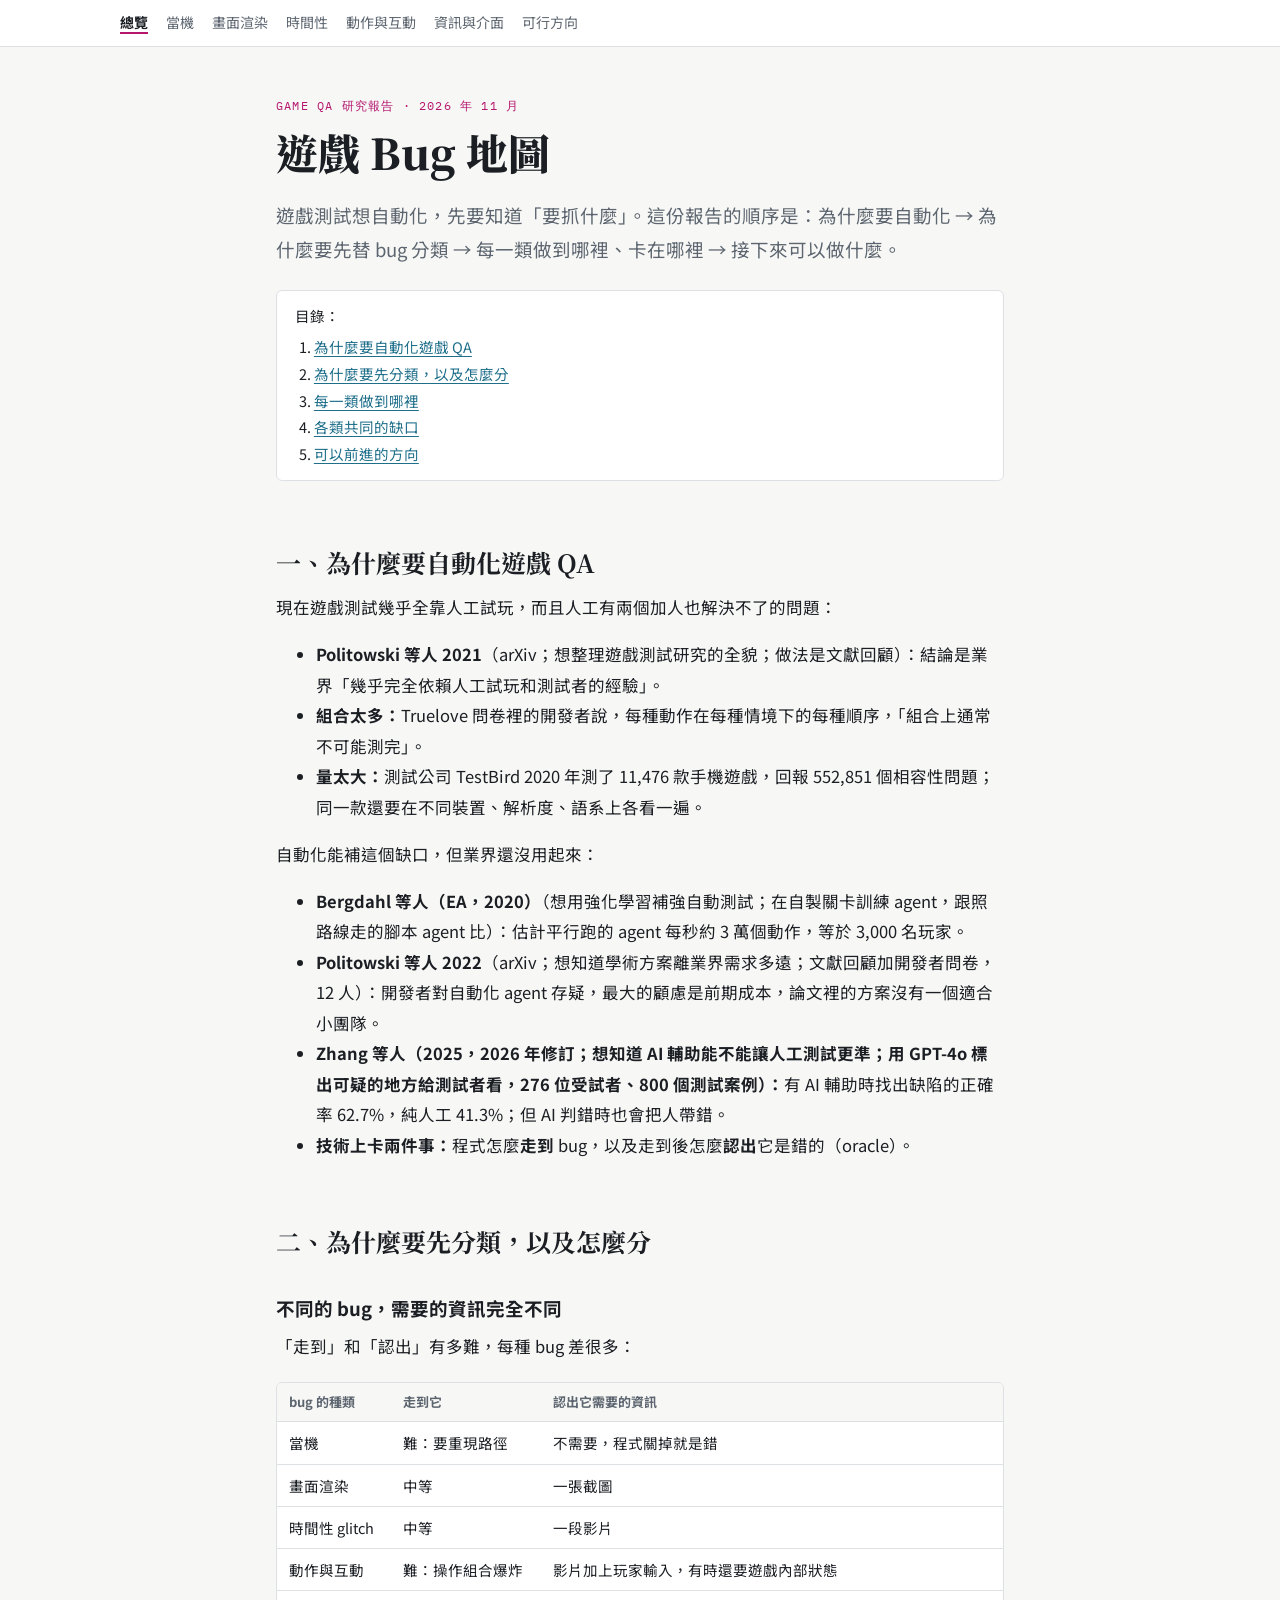
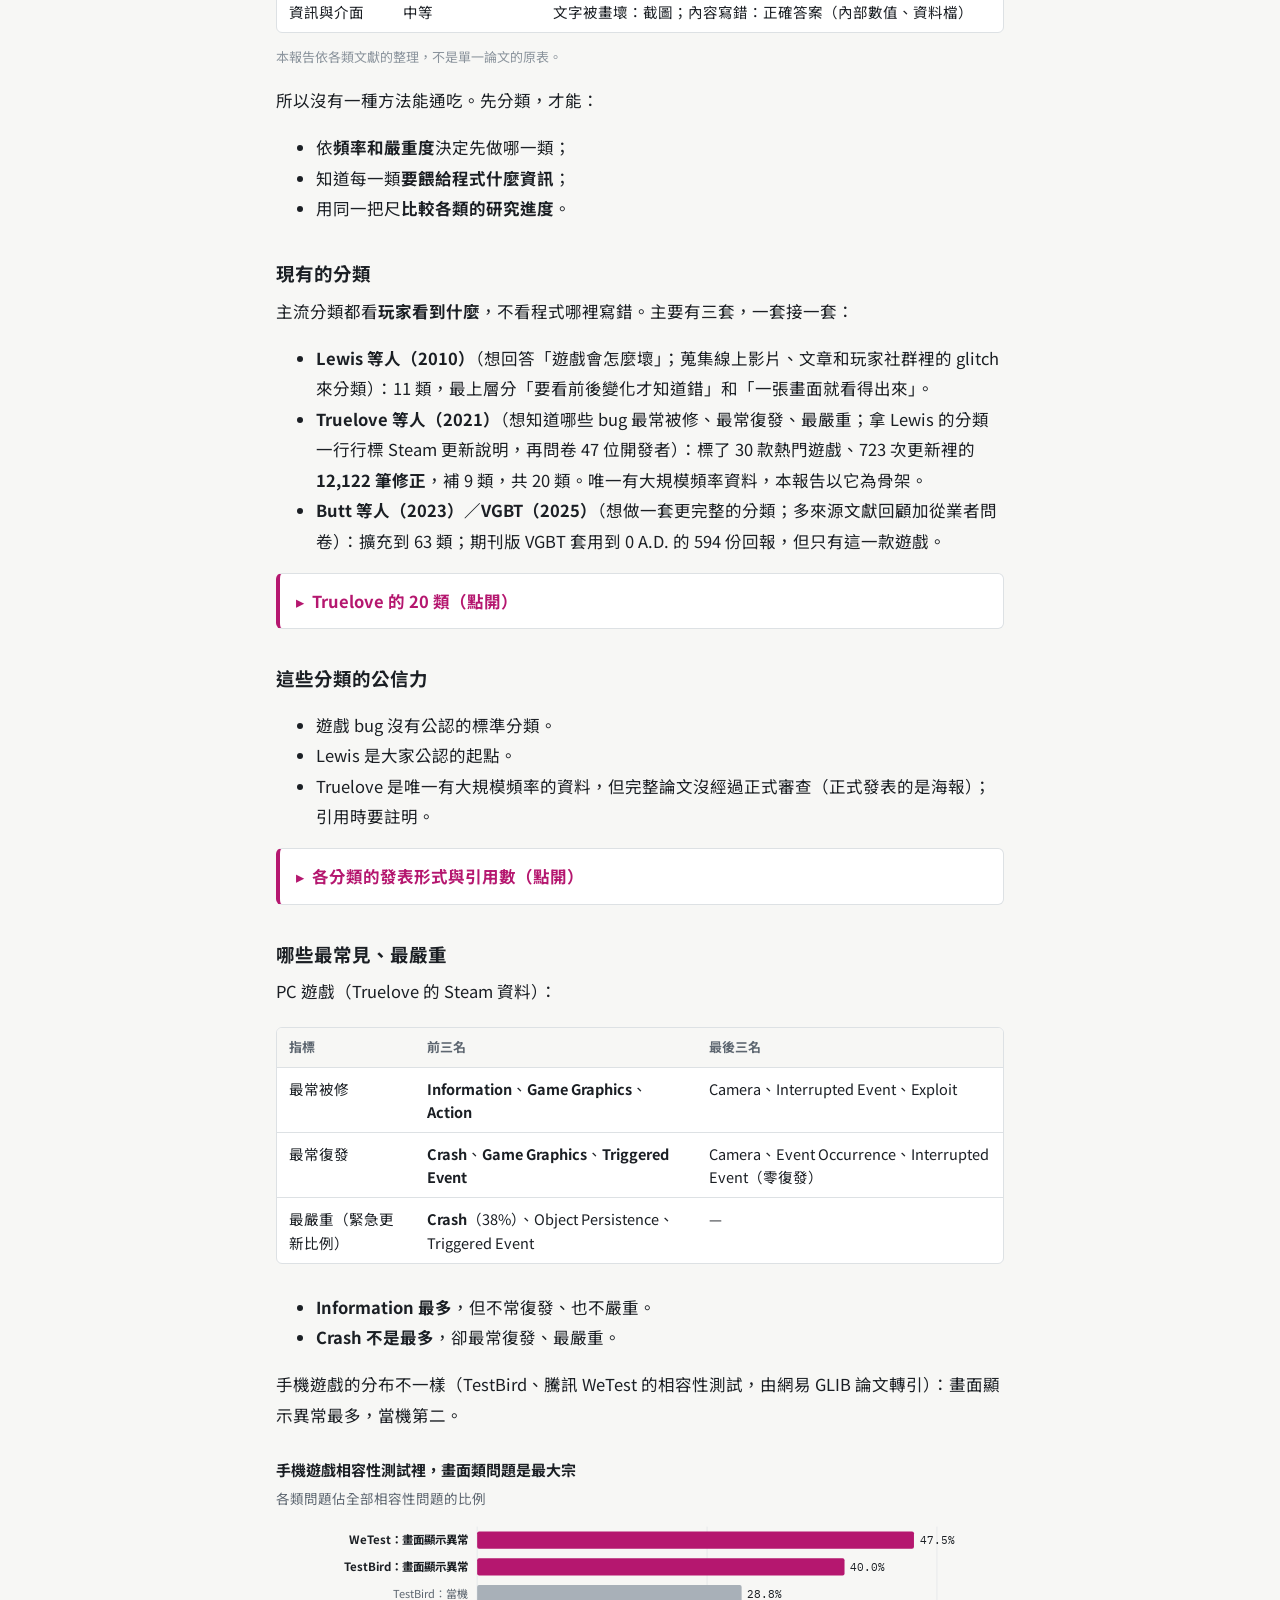
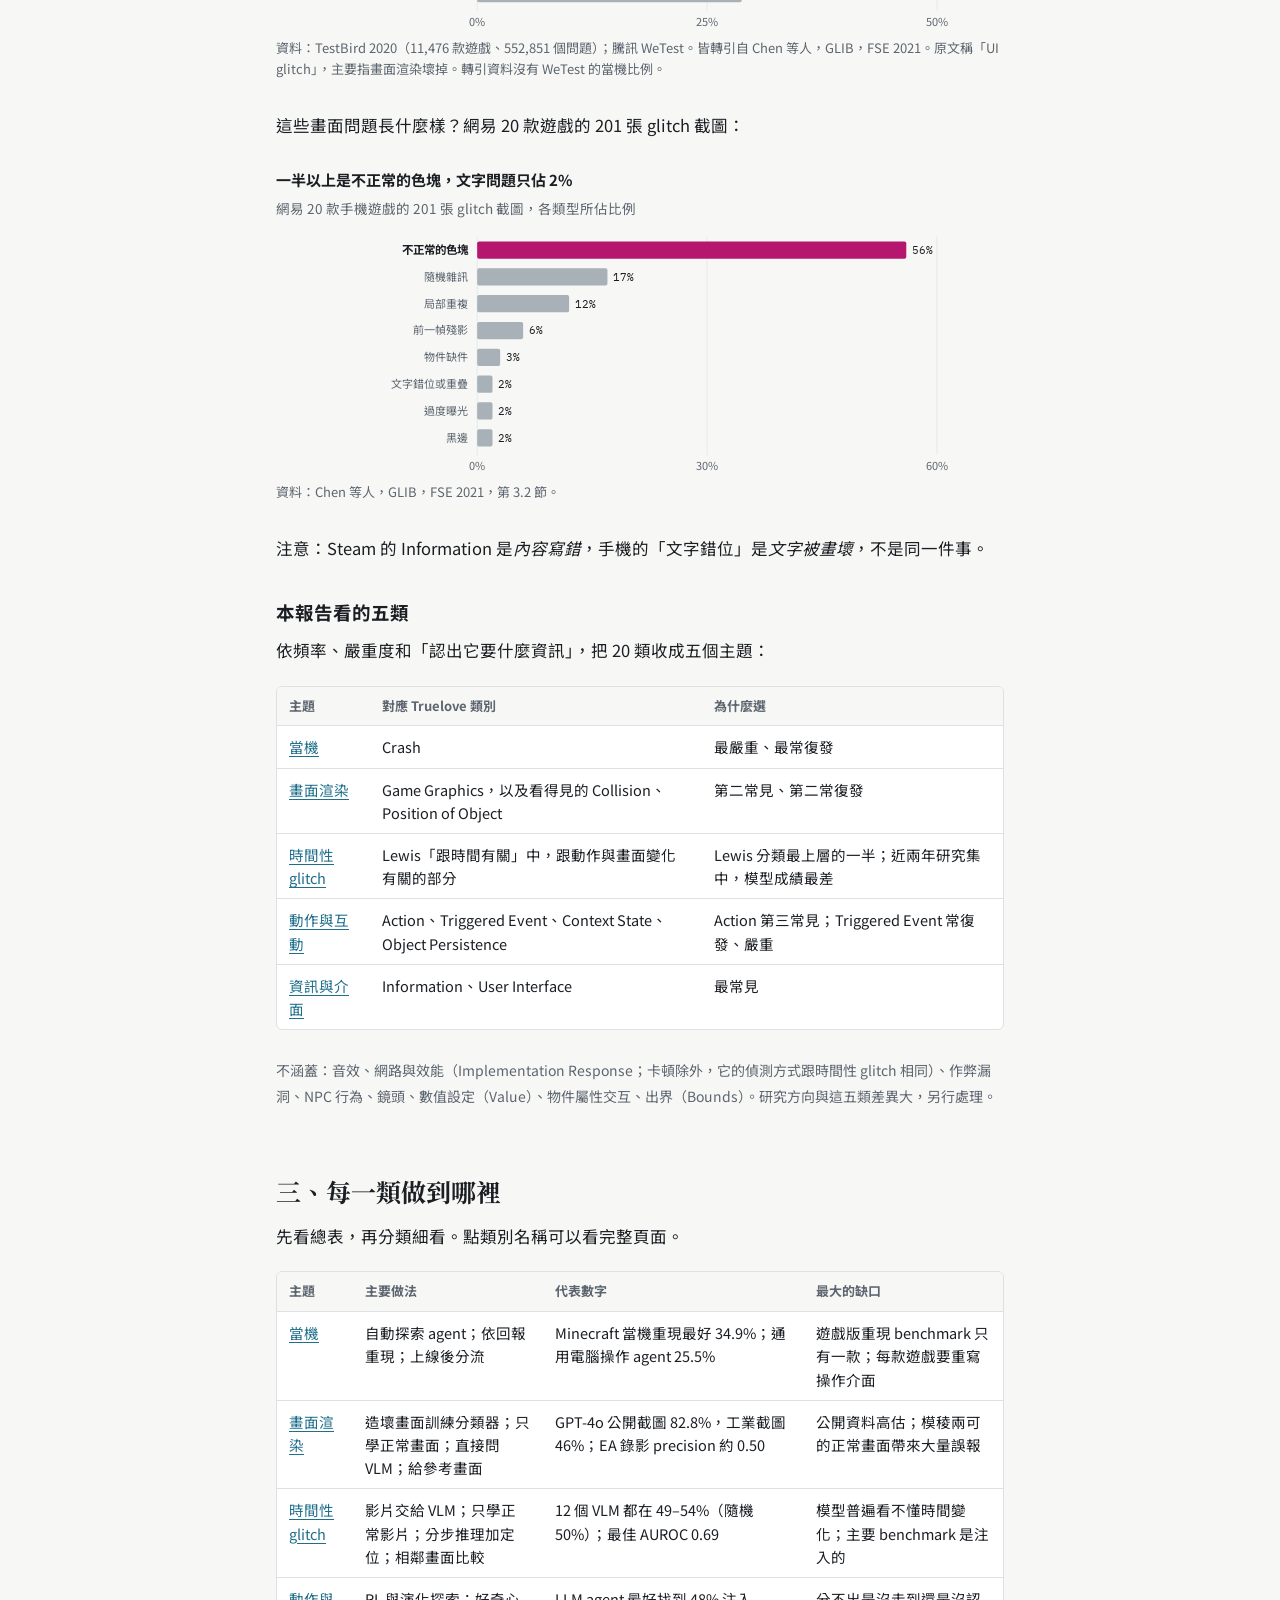
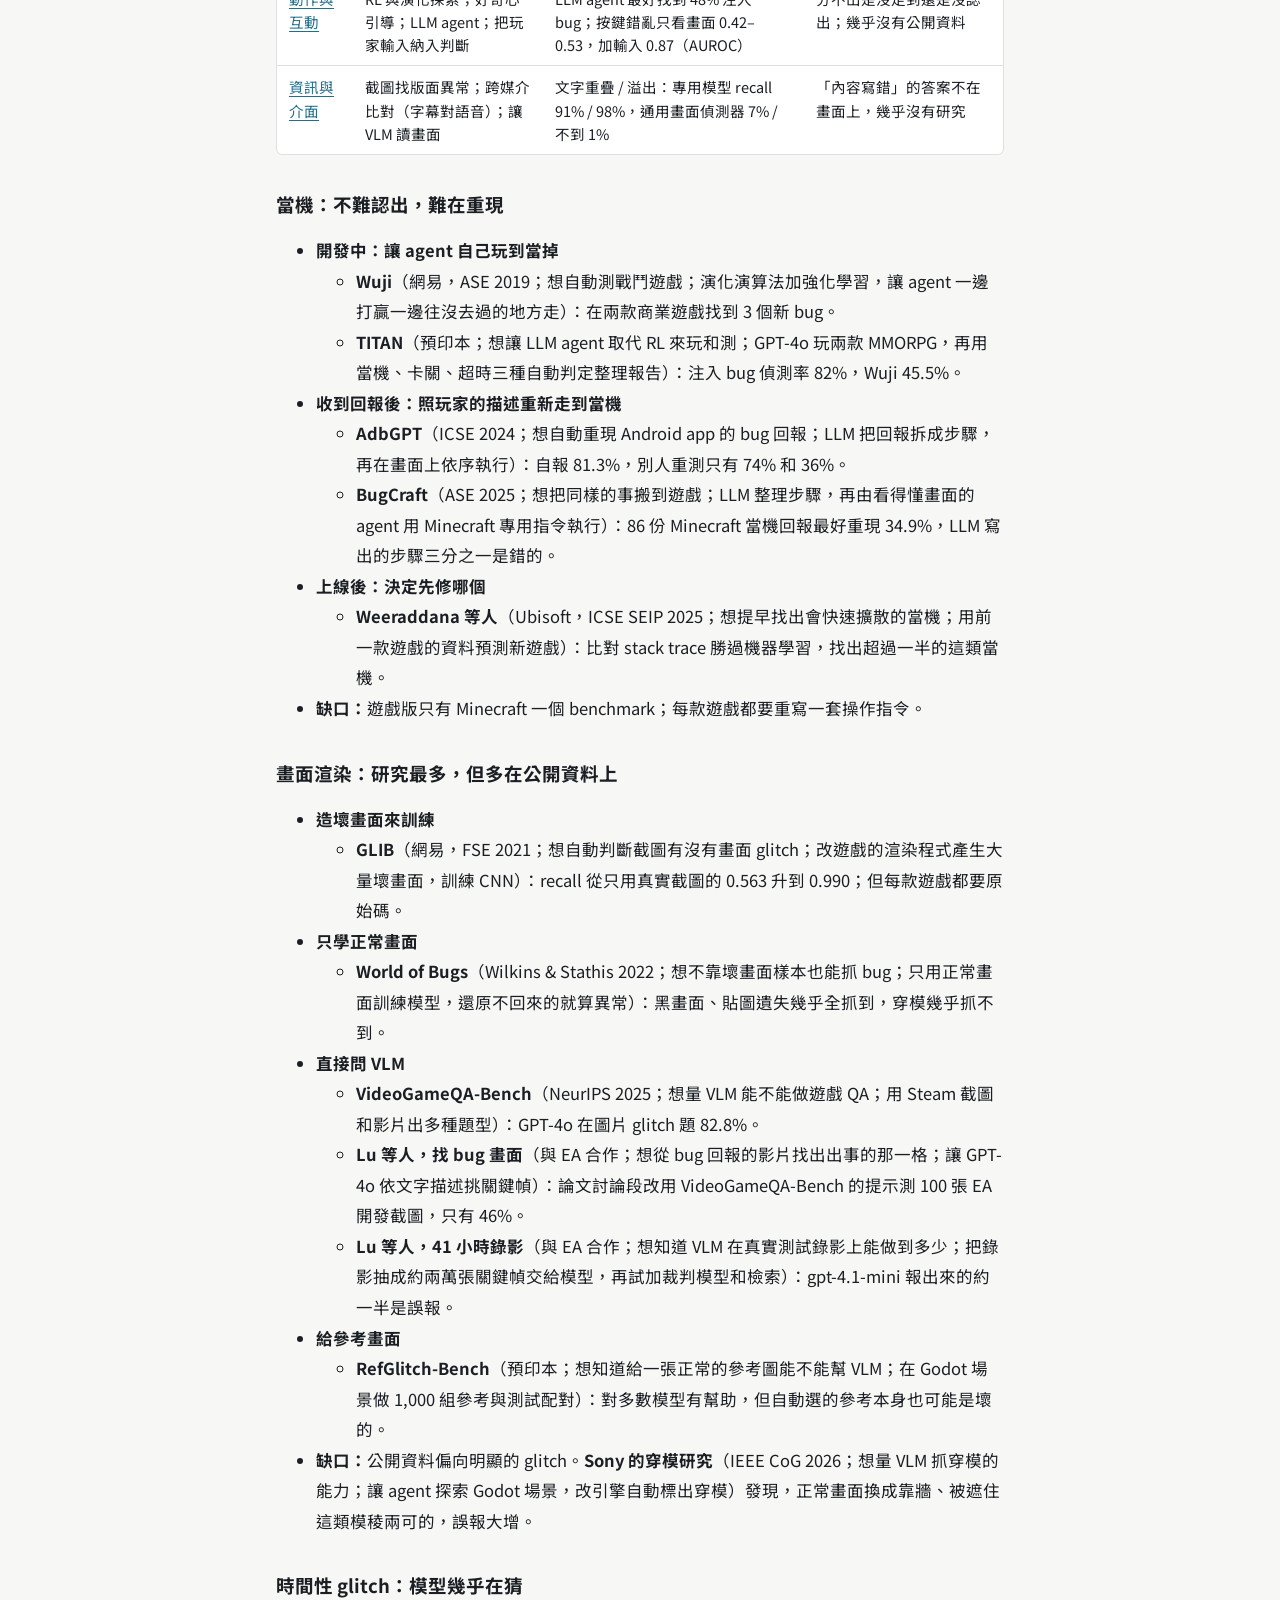
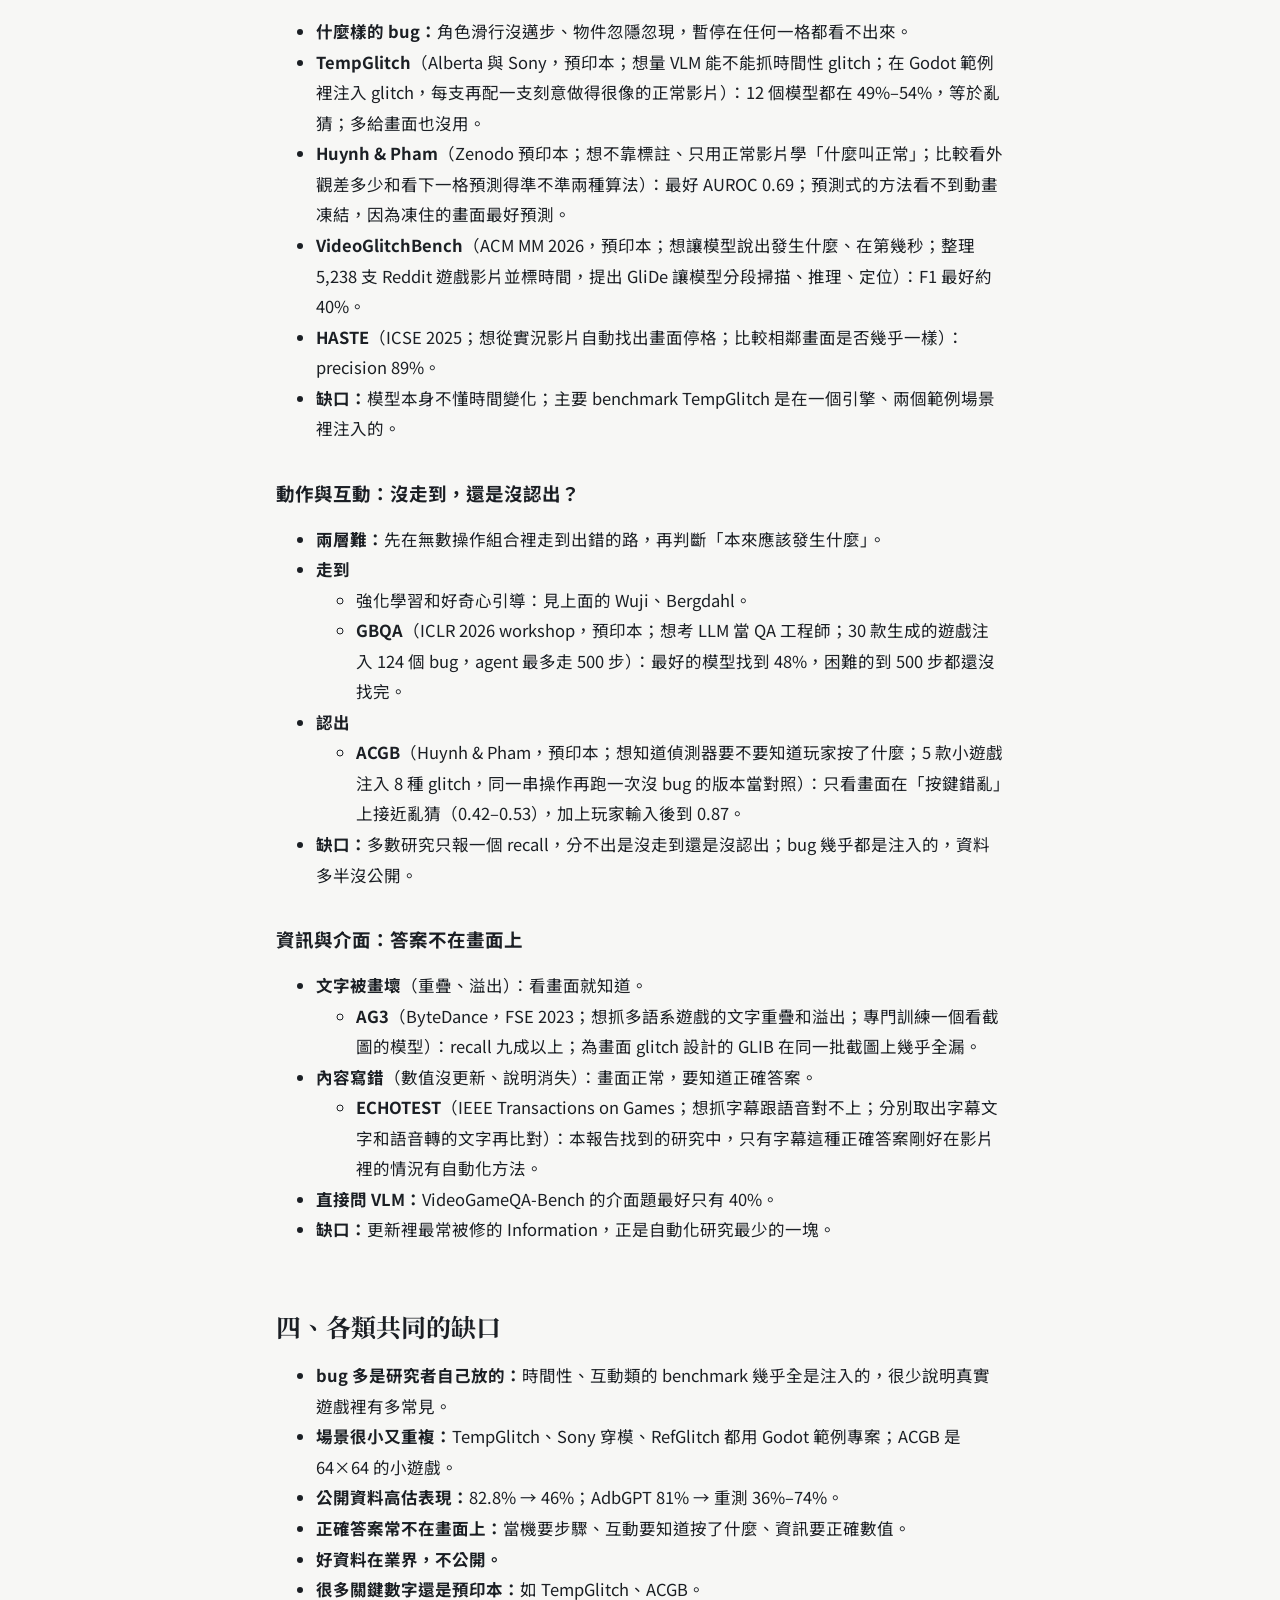
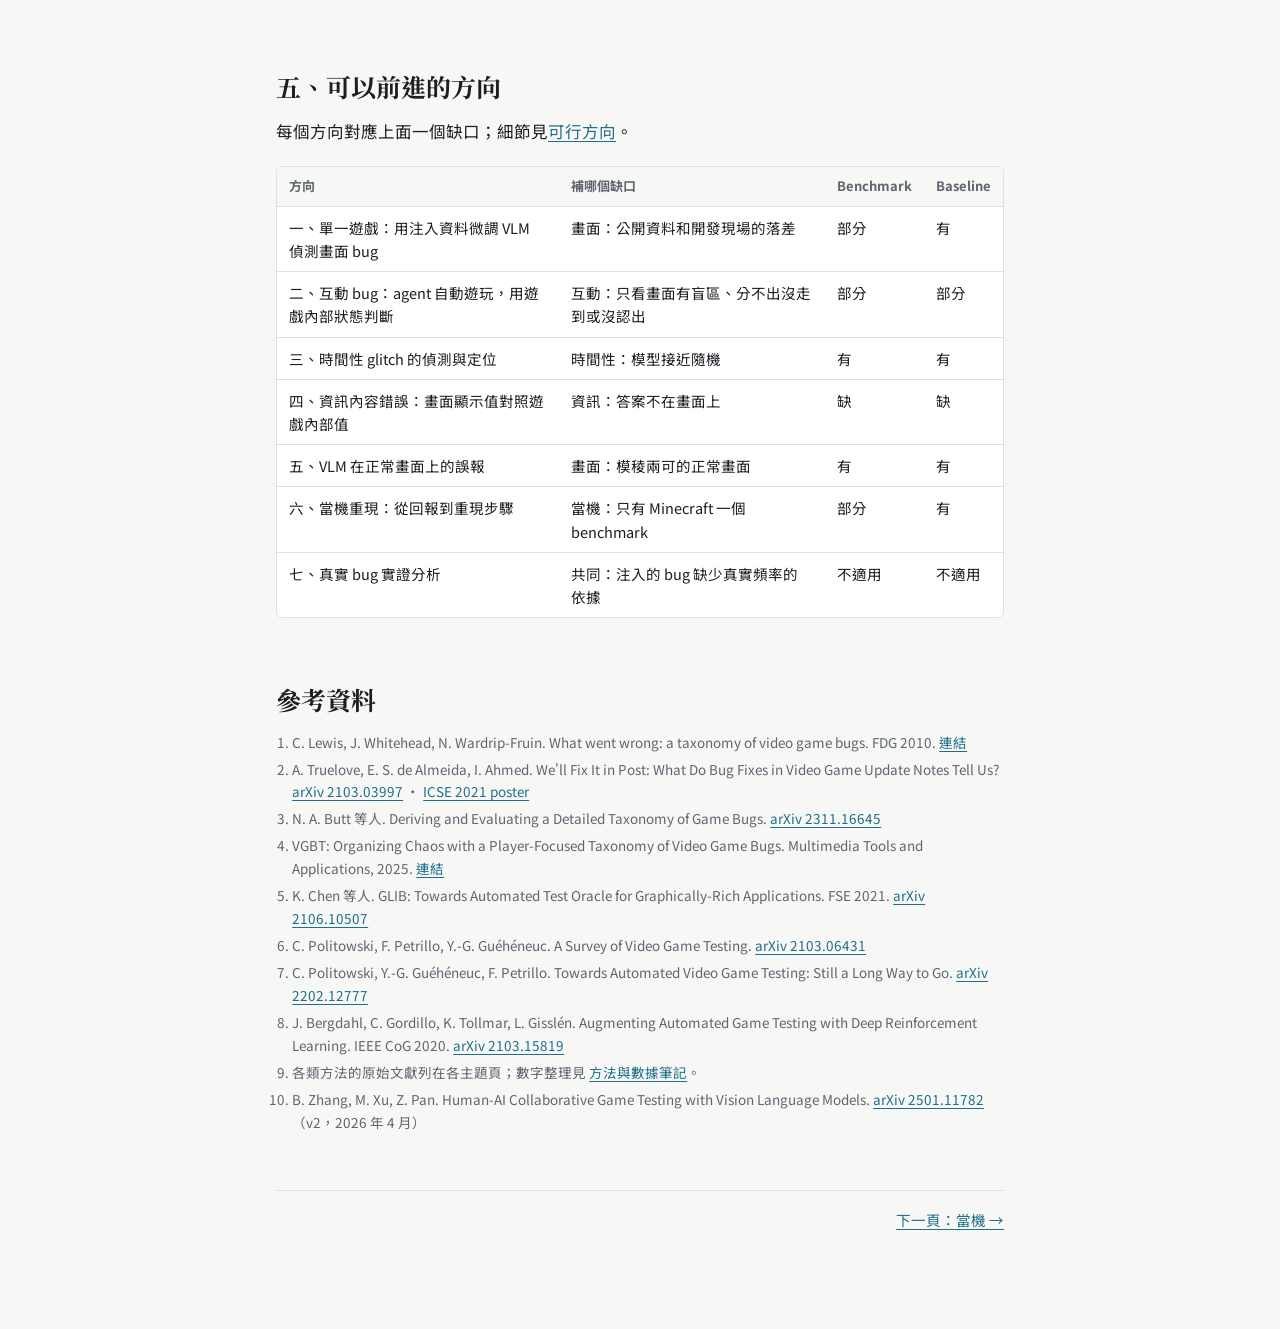
<file: index.html>
<!doctype html>
<html lang="zh-Hant">
<head>
<meta charset="utf-8">
<meta name="viewport" content="width=device-width, initial-scale=1, viewport-fit=cover">
<title>遊戲 Bug 地圖</title>
<link rel="preconnect" href="https://fonts.googleapis.com">
<link rel="preconnect" href="https://fonts.gstatic.com" crossorigin>
<link rel="stylesheet" href="https://fonts.googleapis.com/css2?family=Noto+Sans+TC:wght@400;700&family=Noto+Serif+TC:wght@700;900&family=IBM+Plex+Mono:wght@400&display=swap">
<link rel="stylesheet" href="assets/style.css?v=2">
<script src="assets/charts.js"></script>
</head>
<body>
<nav class="topnav" aria-label="章節">
  <ul>
    <li><a href="index.html" aria-current="page">總覽</a></li>
    <li><a href="crash.html">當機</a></li>
    <li><a href="graphics.html">畫面渲染</a></li>
    <li><a href="temporal.html">時間性</a></li>
    <li><a href="interaction.html">動作與互動</a></li>
    <li><a href="information.html">資訊與介面</a></li>
    <li><a href="directions.html">可行方向</a></li>
  </ul>
</nav>

<main class="page">
  <div class="kicker">Game QA 研究報告 · 2026 年 11 月</div>
  <h1>遊戲 Bug 地圖</h1>
  <p class="lede">遊戲測試想自動化，先要知道「要抓什麼」。這份報告的順序是：為什麼要自動化 → 為什麼要先替 bug 分類 → 每一類做到哪裡、卡在哪裡 → 接下來可以做什麼。</p>

  <div class="toc">
    目錄：
    <ol>
      <li><a href="#why-auto">為什麼要自動化遊戲 QA</a></li>
      <li><a href="#taxonomy">為什麼要先分類，以及怎麼分</a></li>
      <li><a href="#progress">每一類做到哪裡</a></li>
      <li><a href="#common">各類共同的缺口</a></li>
      <li><a href="#next">可以前進的方向</a></li>
    </ol>
  </div>

  <h2 id="why-auto">一、為什麼要自動化遊戲 QA</h2>

  <p>現在遊戲測試幾乎全靠人工試玩，而且人工有兩個加人也解決不了的問題：</p>
  <ul>
    <li><strong>Politowski 等人 2021</strong>（arXiv；想整理遊戲測試研究的全貌；做法是文獻回顧）：結論是業界「幾乎完全依賴人工試玩和測試者的經驗」。</li>
    <li><strong>組合太多：</strong>Truelove 問卷裡的開發者說，每種動作在每種情境下的每種順序，「組合上通常不可能測完」。</li>
    <li><strong>量太大：</strong>測試公司 TestBird 2020 年測了 11,476 款手機遊戲，回報 552,851 個相容性問題；同一款還要在不同裝置、解析度、語系上各看一遍。</li>
  </ul>
  <p>自動化能補這個缺口，但業界還沒用起來：</p>
  <ul>
    <li><strong>Bergdahl 等人（EA，2020）</strong>（想用強化學習補強自動測試；在自製關卡訓練 agent，跟照路線走的腳本 agent 比）：估計平行跑的 agent 每秒約 3 萬個動作，等於 3,000 名玩家。</li>
    <li><strong>Politowski 等人 2022</strong>（arXiv；想知道學術方案離業界需求多遠；文獻回顧加開發者問卷，12 人）：開發者對自動化 agent 存疑，最大的顧慮是前期成本，論文裡的方案沒有一個適合小團隊。</li>
    <li><strong>Zhang 等人（2025，2026 年修訂；想知道 AI 輔助能不能讓人工測試更準；用 GPT-4o 標出可疑的地方給測試者看，276 位受試者、800 個測試案例）：</strong>有 AI 輔助時找出缺陷的正確率 62.7%，純人工 41.3%；但 AI 判錯時也會把人帶錯。</li>
    <li><strong>技術上卡兩件事：</strong>程式怎麼<strong>走到</strong> bug，以及走到後怎麼<strong>認出</strong>它是錯的（oracle）。</li>
  </ul>

  <h2 id="taxonomy">二、為什麼要先分類，以及怎麼分</h2>

  <h3>不同的 bug，需要的資訊完全不同</h3>
  <p>「走到」和「認出」有多難，每種 bug 差很多：</p>

  <div class="tablebox">
  <table>
    <thead><tr><th>bug 的種類</th><th>走到它</th><th>認出它需要的資訊</th></tr></thead>
    <tbody>
      <tr><td>當機</td><td>難：要重現路徑</td><td>不需要，程式關掉就是錯</td></tr>
      <tr><td>畫面渲染</td><td>中等</td><td>一張截圖</td></tr>
      <tr><td>時間性 glitch</td><td>中等</td><td>一段影片</td></tr>
      <tr><td>動作與互動</td><td>難：操作組合爆炸</td><td>影片加上玩家輸入，有時還要遊戲內部狀態</td></tr>
      <tr><td>資訊與介面</td><td>中等</td><td>文字被畫壞：截圖；內容寫錯：正確答案（內部數值、資料檔）</td></tr>
    </tbody>
  </table>
  </div>
  <p class="note">本報告依各類文獻的整理，不是單一論文的原表。</p>

  <p>所以沒有一種方法能通吃。先分類，才能：</p>
  <ul>
    <li>依<strong>頻率和嚴重度</strong>決定先做哪一類；</li>
    <li>知道每一類<strong>要餵給程式什麼資訊</strong>；</li>
    <li>用同一把尺<strong>比較各類的研究進度</strong>。</li>
  </ul>

  <h3>現有的分類</h3>
  <p>主流分類都看<strong>玩家看到什麼</strong>，不看程式哪裡寫錯。主要有三套，一套接一套：</p>
  <ul>
    <li><strong>Lewis 等人（2010）</strong>（想回答「遊戲會怎麼壞」；蒐集線上影片、文章和玩家社群裡的 glitch 來分類）：11 類，最上層分「要看前後變化才知道錯」和「一張畫面就看得出來」。</li>
    <li><strong>Truelove 等人（2021）</strong>（想知道哪些 bug 最常被修、最常復發、最嚴重；拿 Lewis 的分類一行行標 Steam 更新說明，再問卷 47 位開發者）：標了 30 款熱門遊戲、723 次更新裡的 <strong>12,122 筆修正</strong>，補 9 類，共 20 類。唯一有大規模頻率資料，本報告以它為骨架。</li>
    <li><strong>Butt 等人（2023）／VGBT（2025）</strong>（想做一套更完整的分類；多來源文獻回顧加從業者問卷）：擴充到 63 類；期刊版 VGBT 套用到 0 A.D. 的 594 份回報，但只有這一款遊戲。</li>
  </ul>
  <details class="catlist">
    <summary>Truelove 的 20 類（點開）</summary>
    <div class="tablebox">
    <table>
      <thead><tr><th>來源</th><th>類別</th><th>意思</th></tr></thead>
      <tbody>
        <tr><td rowspan="11">Lewis 原有 11 類</td><td>Action</td><td>做不到該做得到的動作，或反過來</td></tr>
        <tr><td>Artificial Intelligence</td><td>NPC／AI 行為不如預期</td></tr>
        <tr><td>Bounds</td><td>物件跑到不該去的地方（地圖外、進不去的區域）</td></tr>
        <tr><td>Context State</td><td>物件沒有正確進入或離開某個狀態</td></tr>
        <tr><td>Event Occurrence</td><td>事件發生的頻率或順序不對</td></tr>
        <tr><td>Game Graphics</td><td>某個畫面元素渲染錯誤</td></tr>
        <tr><td>Implementation Response</td><td>跟硬體或底層軟體互動出錯，影響效能</td></tr>
        <tr><td>Information</td><td>遊戲世界的資訊沒有正確傳達給玩家</td></tr>
        <tr><td>Interrupted Event</td><td>進行中的動作被意外中斷，或該中斷卻沒中斷</td></tr>
        <tr><td>Position of Object</td><td>物件的位置或朝向不對</td></tr>
        <tr><td>Value</td><td>遊戲內的變數值設錯</td></tr>
        <tr><td rowspan="9">Truelove 新增 9 類</td><td>Audio</td><td>音效沒有正確播放</td></tr>
        <tr><td>Camera</td><td>玩家觀看遊戲世界的鏡頭有問題</td></tr>
        <tr><td>Collision of Objects</td><td>物件碰撞或接觸時行為不對</td></tr>
        <tr><td>Crash</td><td>遊戲當機或被迫關閉</td></tr>
        <tr><td>Exploit</td><td>玩家能用非預期方式不公平地獲利</td></tr>
        <tr><td>Interaction Between Object Properties</td><td>兩個以上物件屬性交互時出錯</td></tr>
        <tr><td>Object Persistence</td><td>物件沒有正確出現或消失</td></tr>
        <tr><td>Triggered Event</td><td>A 該觸發 B 卻沒觸發，或觸發錯</td></tr>
        <tr><td>User Interface</td><td>UI 元件的外觀、位置或行為錯誤</td></tr>
      </tbody>
    </table>
    </div>
    <p class="note">資料：Truelove 等人，arXiv 2103.03997，Table II。</p>
  </details>

  <h3>這些分類的公信力</h3>
  <ul>
    <li>遊戲 bug 沒有公認的標準分類。</li>
    <li>Lewis 是大家公認的起點。</li>
    <li>Truelove 是唯一有大規模頻率的資料，但完整論文沒經過正式審查（正式發表的是海報）；引用時要註明。</li>
  </ul>
  <details class="catlist">
    <summary>各分類的發表形式與引用數（點開）</summary>
  <div class="tablebox">
  <table>
    <thead><tr><th>分類</th><th>發表形式</th><th class="num">引用數</th><th>被沿用的情況</th><th>要注意的地方</th></tr></thead>
    <tbody>
      <tr><td>Lewis 2010</td><td>FDG 會議論文（同行審查）</td><td class="num">109</td><td>Truelove 與 Butt 都以它為起點</td><td>沒有頻率資料；類別數依計法不同，Truelove 算 11 類，Butt 連子類算 20 類</td></tr>
      <tr><td>Truelove 2021</td><td>ICSE 2021 Companion 海報；完整版只在 arXiv</td><td class="num">44</td><td>唯一有大規模頻率資料的分類；本報告以它排優先順序</td><td>完整論文沒有經過正式審查；兩位作者共同標註，沒有報告一致性係數；只看 Steam 熱門遊戲</td></tr>
      <tr><td>Butt 2023</td><td>arXiv 預印本</td><td class="num">9</td><td>VGBT 的前身</td><td>未經審查</td></tr>
      <tr><td>VGBT 2025</td><td>Multimedia Tools and Applications 期刊</td><td class="num">1</td><td>剛發表，還沒有被沿用</td><td>標註資料公開（Zenodo），但只套用到 0 A.D. 一款遊戲</td></tr>
    </tbody>
  </table>
  </div>
  <p class="note" style="margin-top:0">引用數：OpenAlex，2026 年 11 月。對照：GLIB 47 次、Politowski 的遊戲測試回顧 136 次。</p>
  </details>

  <h3>哪些最常見、最嚴重</h3>
  <p>PC 遊戲（Truelove 的 Steam 資料）：</p>

  <div class="tablebox">
  <table>
    <thead><tr><th>指標</th><th>前三名</th><th>最後三名</th></tr></thead>
    <tbody>
      <tr><td>最常被修</td><td><strong>Information</strong>、<strong>Game Graphics</strong>、<strong>Action</strong></td><td>Camera、Interrupted Event、Exploit</td></tr>
      <tr><td>最常復發</td><td><strong>Crash</strong>、<strong>Game Graphics</strong>、<strong>Triggered Event</strong></td><td>Camera、Event Occurrence、Interrupted Event（零復發）</td></tr>
      <tr><td>最嚴重（緊急更新比例）</td><td><strong>Crash</strong>（38%）、Object Persistence、Triggered Event</td><td>—</td></tr>
    </tbody>
  </table>
  </div>

  <ul>
    <li><strong>Information 最多</strong>，但不常復發、也不嚴重。</li>
    <li><strong>Crash 不是最多</strong>，卻最常復發、最嚴重。</li>
  </ul>
  <p>手機遊戲的分布不一樣（TestBird、騰訊 WeTest 的相容性測試，由網易 GLIB 論文轉引）：畫面顯示異常最多，當機第二。</p>

  <figure class="figure">
    <div class="figtitle">手機遊戲相容性測試裡，畫面類問題是最大宗</div>
    <div class="figsub">各類問題佔全部相容性問題的比例</div>
    <div class="chart" id="ch-compat"></div>
    <figcaption>資料：TestBird 2020（11,476 款遊戲、552,851 個問題）；騰訊 WeTest。皆轉引自 Chen 等人，GLIB，FSE 2021。原文稱「UI glitch」，主要指畫面渲染壞掉。轉引資料沒有 WeTest 的當機比例。</figcaption>
  </figure>

  <p>這些畫面問題長什麼樣？網易 20 款遊戲的 201 張 glitch 截圖：</p>

  <figure class="figure">
    <div class="figtitle">一半以上是不正常的色塊，文字問題只佔 2%</div>
    <div class="figsub">網易 20 款手機遊戲的 201 張 glitch 截圖，各類型所佔比例</div>
    <div class="chart" id="ch-glib"></div>
    <figcaption>資料：Chen 等人，GLIB，FSE 2021，第 3.2 節。</figcaption>
  </figure>

  <p>注意：Steam 的 Information 是<em>內容寫錯</em>，手機的「文字錯位」是<em>文字被畫壞</em>，不是同一件事。</p>

  <h3>本報告看的五類</h3>
  <p>依頻率、嚴重度和「認出它要什麼資訊」，把 20 類收成五個主題：</p>
  <div class="tablebox">
  <table>
    <thead><tr><th>主題</th><th>對應 Truelove 類別</th><th>為什麼選</th></tr></thead>
    <tbody>
      <tr><td><a href="crash.html">當機</a></td><td>Crash</td><td>最嚴重、最常復發</td></tr>
      <tr><td><a href="graphics.html">畫面渲染</a></td><td>Game Graphics，以及看得見的 Collision、Position of Object</td><td>第二常見、第二常復發</td></tr>
      <tr><td><a href="temporal.html">時間性 glitch</a></td><td>Lewis「跟時間有關」中，跟動作與畫面變化有關的部分</td><td>Lewis 分類最上層的一半；近兩年研究集中，模型成績最差</td></tr>
      <tr><td><a href="interaction.html">動作與互動</a></td><td>Action、Triggered Event、Context State、Object Persistence</td><td>Action 第三常見；Triggered Event 常復發、嚴重</td></tr>
      <tr><td><a href="information.html">資訊與介面</a></td><td>Information、User Interface</td><td>最常見</td></tr>
    </tbody>
  </table>
  </div>
  <p class="small">不涵蓋：音效、網路與效能（Implementation Response；卡頓除外，它的偵測方式跟時間性 glitch 相同）、作弊漏洞、NPC 行為、鏡頭、數值設定（Value）、物件屬性交互、出界（Bounds）。研究方向與這五類差異大，另行處理。</p>

  <h2 id="progress">三、每一類做到哪裡</h2>
  <p>先看總表，再分類細看。點類別名稱可以看完整頁面。</p>

  <div class="tablebox">
  <table>
    <thead><tr><th>主題</th><th>主要做法</th><th>代表數字</th><th>最大的缺口</th></tr></thead>
    <tbody>
      <tr><td><a href="crash.html">當機</a></td><td>自動探索 agent；依回報重現；上線後分流</td><td>Minecraft 當機重現最好 34.9%；通用電腦操作 agent 25.5%</td><td>遊戲版重現 benchmark 只有一款；每款遊戲要重寫操作介面</td></tr>
      <tr><td><a href="graphics.html">畫面渲染</a></td><td>造壞畫面訓練分類器；只學正常畫面；直接問 VLM；給參考畫面</td><td>GPT-4o 公開截圖 82.8%，工業截圖 46%；EA 錄影 precision 約 0.50</td><td>公開資料高估；模稜兩可的正常畫面帶來大量誤報</td></tr>
      <tr><td><a href="temporal.html">時間性 glitch</a></td><td>影片交給 VLM；只學正常影片；分步推理加定位；相鄰畫面比較</td><td>12 個 VLM 都在 49–54%（隨機 50%）；最佳 AUROC 0.69</td><td>模型普遍看不懂時間變化；主要 benchmark 是注入的</td></tr>
      <tr><td><a href="interaction.html">動作與互動</a></td><td>RL 與演化探索；好奇心引導；LLM agent；把玩家輸入納入判斷</td><td>LLM agent 最好找到 48% 注入 bug；按鍵錯亂只看畫面 0.42–0.53，加輸入 0.87（AUROC）</td><td>分不出是沒走到還是沒認出；幾乎沒有公開資料</td></tr>
      <tr><td><a href="information.html">資訊與介面</a></td><td>截圖找版面異常；跨媒介比對（字幕對語音）；讓 VLM 讀畫面</td><td>文字重疊 / 溢出：專用模型 recall 91% / 98%，通用畫面偵測器 7% / 不到 1%</td><td>「內容寫錯」的答案不在畫面上，幾乎沒有研究</td></tr>
    </tbody>
  </table>
  </div>

  <h3>當機：不難認出，難在重現</h3>
  <ul>
    <li><strong>開發中：讓 agent 自己玩到當掉</strong>
      <ul>
        <li><strong>Wuji</strong>（網易，ASE 2019；想自動測戰鬥遊戲；演化演算法加強化學習，讓 agent 一邊打贏一邊往沒去過的地方走）：在兩款商業遊戲找到 3 個新 bug。</li>
        <li><strong>TITAN</strong>（預印本；想讓 LLM agent 取代 RL 來玩和測；GPT-4o 玩兩款 MMORPG，再用當機、卡關、超時三種自動判定整理報告）：注入 bug 偵測率 82%，Wuji 45.5%。</li>
      </ul></li>
    <li><strong>收到回報後：照玩家的描述重新走到當機</strong>
      <ul>
        <li><strong>AdbGPT</strong>（ICSE 2024；想自動重現 Android app 的 bug 回報；LLM 把回報拆成步驟，再在畫面上依序執行）：自報 81.3%，別人重測只有 74% 和 36%。</li>
        <li><strong>BugCraft</strong>（ASE 2025；想把同樣的事搬到遊戲；LLM 整理步驟，再由看得懂畫面的 agent 用 Minecraft 專用指令執行）：86 份 Minecraft 當機回報最好重現 34.9%，LLM 寫出的步驟三分之一是錯的。</li>
      </ul></li>
    <li><strong>上線後：決定先修哪個</strong>
      <ul>
        <li><strong>Weeraddana 等人</strong>（Ubisoft，ICSE SEIP 2025；想提早找出會快速擴散的當機；用前一款遊戲的資料預測新遊戲）：比對 stack trace 勝過機器學習，找出超過一半的這類當機。</li>
      </ul></li>
    <li><strong>缺口：</strong>遊戲版只有 Minecraft 一個 benchmark；每款遊戲都要重寫一套操作指令。</li>
  </ul>

  <h3>畫面渲染：研究最多，但多在公開資料上</h3>
  <ul>
    <li><strong>造壞畫面來訓練</strong>
      <ul>
        <li><strong>GLIB</strong>（網易，FSE 2021；想自動判斷截圖有沒有畫面 glitch；改遊戲的渲染程式產生大量壞畫面，訓練 CNN）：recall 從只用真實截圖的 0.563 升到 0.990；但每款遊戲都要原始碼。</li>
      </ul></li>
    <li><strong>只學正常畫面</strong>
      <ul>
        <li><strong>World of Bugs</strong>（Wilkins &amp; Stathis 2022；想不靠壞畫面樣本也能抓 bug；只用正常畫面訓練模型，還原不回來的就算異常）：黑畫面、貼圖遺失幾乎全抓到，穿模幾乎抓不到。</li>
      </ul></li>
    <li><strong>直接問 VLM</strong>
      <ul>
        <li><strong>VideoGameQA-Bench</strong>（NeurIPS 2025；想量 VLM 能不能做遊戲 QA；用 Steam 截圖和影片出多種題型）：GPT-4o 在圖片 glitch 題 82.8%。</li>
        <li><strong>Lu 等人，找 bug 畫面</strong>（與 EA 合作；想從 bug 回報的影片找出出事的那一格；讓 GPT-4o 依文字描述挑關鍵幀）：論文討論段改用 VideoGameQA-Bench 的提示測 100 張 EA 開發截圖，只有 46%。</li>
        <li><strong>Lu 等人，41 小時錄影</strong>（與 EA 合作；想知道 VLM 在真實測試錄影上能做到多少；把錄影抽成約兩萬張關鍵幀交給模型，再試加裁判模型和檢索）：gpt-4.1-mini 報出來的約一半是誤報。</li>
      </ul></li>
    <li><strong>給參考畫面</strong>
      <ul>
        <li><strong>RefGlitch-Bench</strong>（預印本；想知道給一張正常的參考圖能不能幫 VLM；在 Godot 場景做 1,000 組參考與測試配對）：對多數模型有幫助，但自動選的參考本身也可能是壞的。</li>
      </ul></li>
    <li><strong>缺口：</strong>公開資料偏向明顯的 glitch。<strong>Sony 的穿模研究</strong>（IEEE CoG 2026；想量 VLM 抓穿模的能力；讓 agent 探索 Godot 場景，改引擎自動標出穿模）發現，正常畫面換成靠牆、被遮住這類模稜兩可的，誤報大增。</li>
  </ul>

  <h3>時間性 glitch：模型幾乎在猜</h3>
  <ul>
    <li><strong>什麼樣的 bug：</strong>角色滑行沒邁步、物件忽隱忽現，暫停在任何一格都看不出來。</li>
    <li><strong>TempGlitch</strong>（Alberta 與 Sony，預印本；想量 VLM 能不能抓時間性 glitch；在 Godot 範例裡注入 glitch，每支再配一支刻意做得很像的正常影片）：12 個模型都在 49%–54%，等於亂猜；多給畫面也沒用。</li>
    <li><strong>Huynh &amp; Pham</strong>（Zenodo 預印本；想不靠標註、只用正常影片學「什麼叫正常」；比較看外觀差多少和看下一格預測得準不準兩種算法）：最好 AUROC 0.69；預測式的方法看不到動畫凍結，因為凍住的畫面最好預測。</li>
    <li><strong>VideoGlitchBench</strong>（ACM MM 2026，預印本；想讓模型說出發生什麼、在第幾秒；整理 5,238 支 Reddit 遊戲影片並標時間，提出 GliDe 讓模型分段掃描、推理、定位）：F1 最好約 40%。</li>
    <li><strong>HASTE</strong>（ICSE 2025；想從實況影片自動找出畫面停格；比較相鄰畫面是否幾乎一樣）：precision 89%。</li>
    <li><strong>缺口：</strong>模型本身不懂時間變化；主要 benchmark TempGlitch 是在一個引擎、兩個範例場景裡注入的。</li>
  </ul>

  <h3>動作與互動：沒走到，還是沒認出？</h3>
  <ul>
    <li><strong>兩層難：</strong>先在無數操作組合裡走到出錯的路，再判斷「本來應該發生什麼」。</li>
    <li><strong>走到</strong>
      <ul>
        <li>強化學習和好奇心引導：見上面的 Wuji、Bergdahl。</li>
        <li><strong>GBQA</strong>（ICLR 2026 workshop，預印本；想考 LLM 當 QA 工程師；30 款生成的遊戲注入 124 個 bug，agent 最多走 500 步）：最好的模型找到 48%，困難的到 500 步都還沒找完。</li>
      </ul></li>
    <li><strong>認出</strong>
      <ul>
        <li><strong>ACGB</strong>（Huynh &amp; Pham，預印本；想知道偵測器要不要知道玩家按了什麼；5 款小遊戲注入 8 種 glitch，同一串操作再跑一次沒 bug 的版本當對照）：只看畫面在「按鍵錯亂」上接近亂猜（0.42–0.53），加上玩家輸入後到 0.87。</li>
      </ul></li>
    <li><strong>缺口：</strong>多數研究只報一個 recall，分不出是沒走到還是沒認出；bug 幾乎都是注入的，資料多半沒公開。</li>
  </ul>

  <h3>資訊與介面：答案不在畫面上</h3>
  <ul>
    <li><strong>文字被畫壞</strong>（重疊、溢出）：看畫面就知道。
      <ul>
        <li><strong>AG3</strong>（ByteDance，FSE 2023；想抓多語系遊戲的文字重疊和溢出；專門訓練一個看截圖的模型）：recall 九成以上；為畫面 glitch 設計的 GLIB 在同一批截圖上幾乎全漏。</li>
      </ul></li>
    <li><strong>內容寫錯</strong>（數值沒更新、說明消失）：畫面正常，要知道正確答案。
      <ul>
        <li><strong>ECHOTEST</strong>（IEEE Transactions on Games；想抓字幕跟語音對不上；分別取出字幕文字和語音轉的文字再比對）：本報告找到的研究中，只有字幕這種正確答案剛好在影片裡的情況有自動化方法。</li>
      </ul></li>
    <li><strong>直接問 VLM：</strong>VideoGameQA-Bench 的介面題最好只有 40%。</li>
    <li><strong>缺口：</strong>更新裡最常被修的 Information，正是自動化研究最少的一塊。</li>
  </ul>

  <h2 id="common">四、各類共同的缺口</h2>
  <ul>
    <li><strong>bug 多是研究者自己放的：</strong>時間性、互動類的 benchmark 幾乎全是注入的，很少說明真實遊戲裡有多常見。</li>
    <li><strong>場景很小又重複：</strong>TempGlitch、Sony 穿模、RefGlitch 都用 Godot 範例專案；ACGB 是 64×64 的小遊戲。</li>
    <li><strong>公開資料高估表現：</strong>82.8% → 46%；AdbGPT 81% → 重測 36%–74%。</li>
    <li><strong>正確答案常不在畫面上：</strong>當機要步驟、互動要知道按了什麼、資訊要正確數值。</li>
    <li><strong>好資料在業界，不公開。</strong></li>
    <li><strong>很多關鍵數字還是預印本：</strong>如 TempGlitch、ACGB。</li>
  </ul>

  <h2 id="next">五、可以前進的方向</h2>
  <p>每個方向對應上面一個缺口；細節見<a href="directions.html">可行方向</a>。</p>
  <div class="tablebox">
  <table>
    <thead><tr><th>方向</th><th>補哪個缺口</th><th>Benchmark</th><th>Baseline</th></tr></thead>
    <tbody>
      <tr><td>一、單一遊戲：用注入資料微調 VLM 偵測畫面 bug</td><td>畫面：公開資料和開發現場的落差</td><td>部分</td><td>有</td></tr>
      <tr><td>二、互動 bug：agent 自動遊玩，用遊戲內部狀態判斷</td><td>互動：只看畫面有盲區、分不出沒走到或沒認出</td><td>部分</td><td>部分</td></tr>
      <tr><td>三、時間性 glitch 的偵測與定位</td><td>時間性：模型接近隨機</td><td>有</td><td>有</td></tr>
      <tr><td>四、資訊內容錯誤：畫面顯示值對照遊戲內部值</td><td>資訊：答案不在畫面上</td><td>缺</td><td>缺</td></tr>
      <tr><td>五、VLM 在正常畫面上的誤報</td><td>畫面：模稜兩可的正常畫面</td><td>有</td><td>有</td></tr>
      <tr><td>六、當機重現：從回報到重現步驟</td><td>當機：只有 Minecraft 一個 benchmark</td><td>部分</td><td>有</td></tr>
      <tr><td>七、真實 bug 實證分析</td><td>共同：注入的 bug 缺少真實頻率的依據</td><td>不適用</td><td>不適用</td></tr>
    </tbody>
  </table>
  </div>

  <h2>參考資料</h2>
  <ol class="refs">
    <li>C. Lewis, J. Whitehead, N. Wardrip-Fruin. What went wrong: a taxonomy of video game bugs. FDG 2010. <a href="https://www.researchgate.net/publication/228729831_What_Went_Wrong_A_Taxonomy_of_Video_Game_Bugs">連結</a></li>
    <li>A. Truelove, E. S. de Almeida, I. Ahmed. We'll Fix It in Post: What Do Bug Fixes in Video Game Update Notes Tell Us? <a href="https://arxiv.org/abs/2103.03997">arXiv 2103.03997</a> · <a href="http://stairs.ics.uci.edu/papers/ICSE_2021_Poster_CR.pdf">ICSE 2021 poster</a></li>
    <li>N. A. Butt 等人. Deriving and Evaluating a Detailed Taxonomy of Game Bugs. <a href="https://arxiv.org/abs/2311.16645">arXiv 2311.16645</a></li>
    <li>VGBT: Organizing Chaos with a Player-Focused Taxonomy of Video Game Bugs. Multimedia Tools and Applications, 2025. <a href="https://link.springer.com/article/10.1007/s11042-025-21109-1">連結</a></li>
    <li>K. Chen 等人. GLIB: Towards Automated Test Oracle for Graphically-Rich Applications. FSE 2021. <a href="https://arxiv.org/abs/2106.10507">arXiv 2106.10507</a></li>
    <li>C. Politowski, F. Petrillo, Y.-G. Guéhéneuc. A Survey of Video Game Testing. <a href="https://arxiv.org/abs/2103.06431">arXiv 2103.06431</a></li>
    <li>C. Politowski, Y.-G. Guéhéneuc, F. Petrillo. Towards Automated Video Game Testing: Still a Long Way to Go. <a href="https://arxiv.org/abs/2202.12777">arXiv 2202.12777</a></li>
    <li>J. Bergdahl, C. Gordillo, K. Tollmar, L. Gisslén. Augmenting Automated Game Testing with Deep Reinforcement Learning. IEEE CoG 2020. <a href="https://arxiv.org/abs/2103.15819">arXiv 2103.15819</a></li>
    <li>各類方法的原始文獻列在各主題頁；數字整理見 <a href="notes/methods_and_data.html">方法與數據筆記</a>。</li>
    <li>B. Zhang, M. Xu, Z. Pan. Human-AI Collaborative Game Testing with Vision Language Models. <a href="https://arxiv.org/abs/2501.11782">arXiv 2501.11782</a>（v2，2026 年 4 月）</li>
  </ol>

  <div class="pagenav"><span></span><a href="crash.html">下一頁：當機 →</a></div>
</main>

<script>
Charts.hbar('#ch-compat', {
  title: '手機遊戲相容性問題的比例',
  max: 50, unit: '%', ticks: [0, 25, 50], decimals: 1, labelWidth: 200,
  rows: [
    { label: 'WeTest：畫面顯示異常', value: 47.5, hl: true },
    { label: 'TestBird：畫面顯示異常', value: 39.95, hl: true, text: '40.0%' },
    { label: 'TestBird：當機', value: 28.76, text: '28.8%' }
  ]
});
Charts.hbar('#ch-glib', {
  title: '網易 201 張 glitch 截圖的類型分布',
  max: 60, unit: '%', ticks: [0, 30, 60], decimals: 0, labelWidth: 200,
  rows: [
    { label: '不正常的色塊', value: 56, hl: true },
    { label: '隨機雜訊', value: 17 },
    { label: '局部重複', value: 12 },
    { label: '前一幀殘影', value: 6 },
    { label: '物件缺件', value: 3 },
    { label: '文字錯位或重疊', value: 2 },
    { label: '過度曝光', value: 2 },
    { label: '黑邊', value: 2 }
  ]
});
</script>
</body>
</html>
</file>
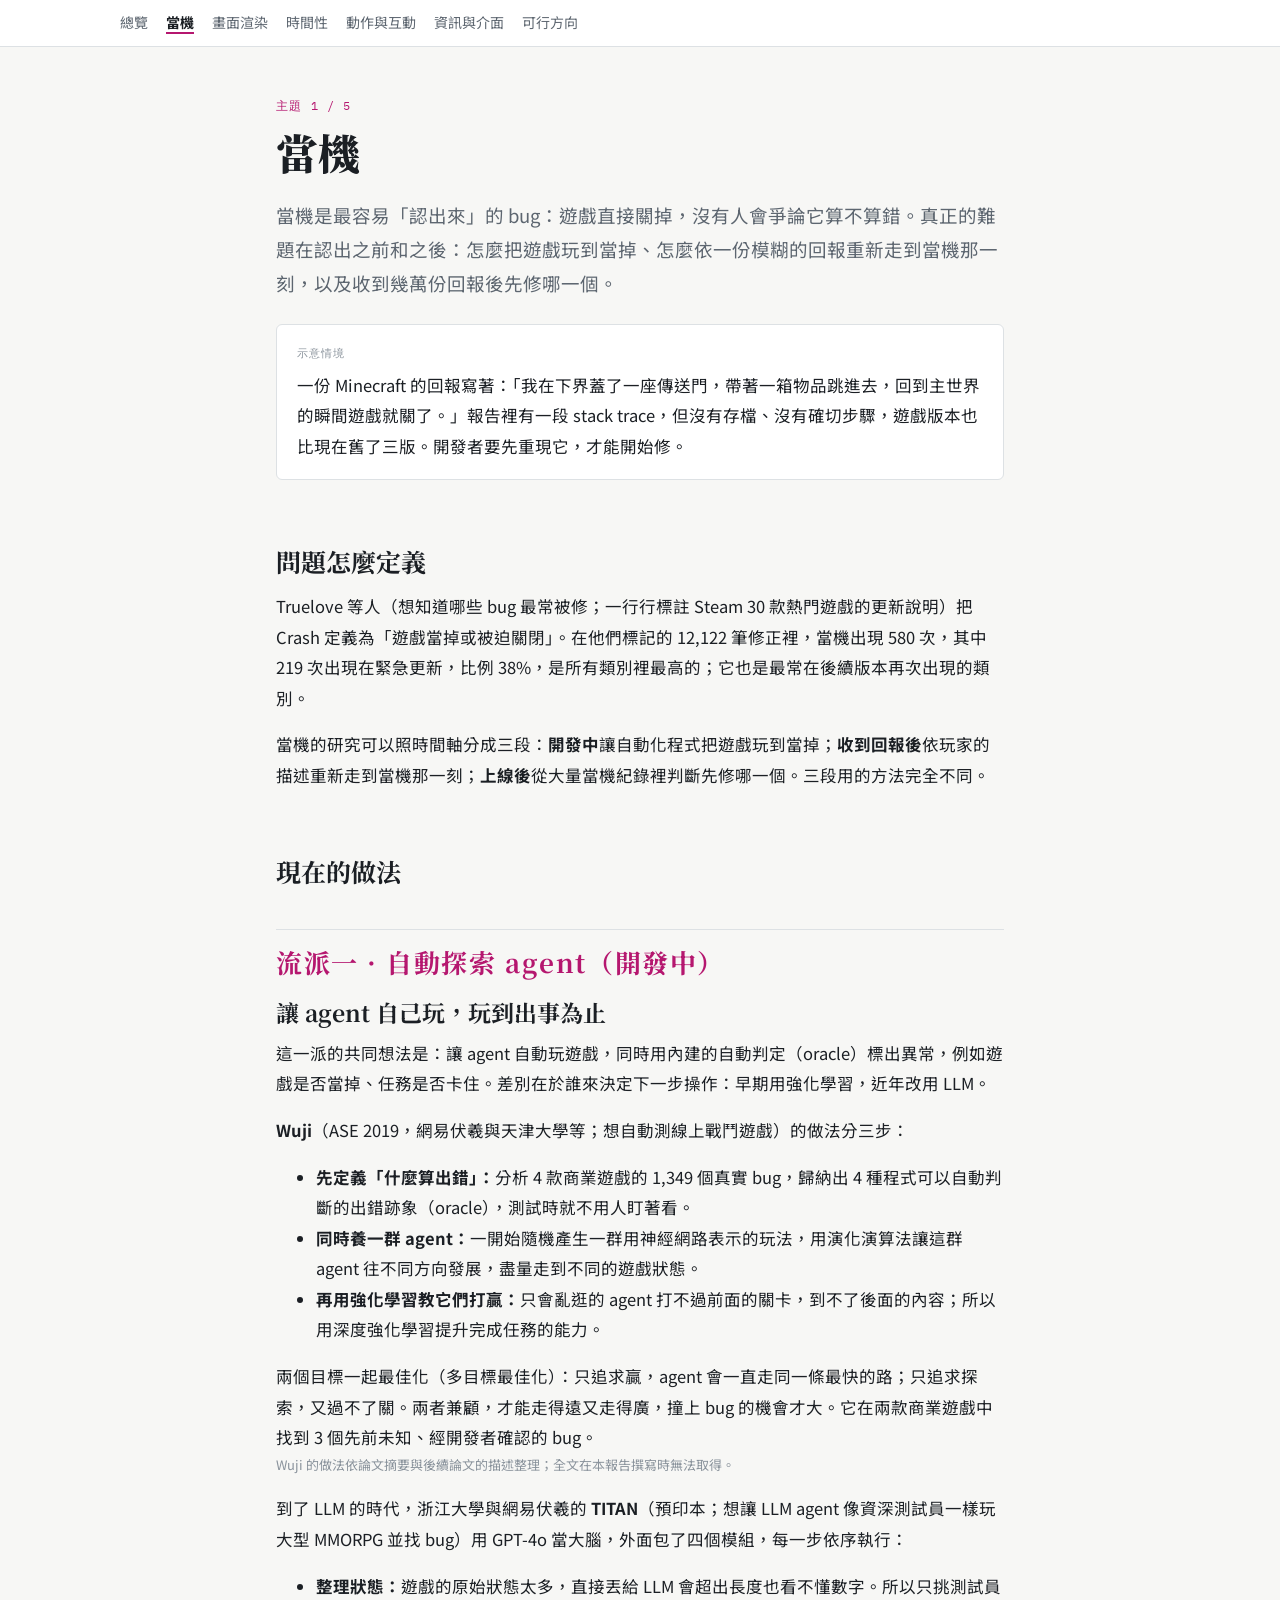
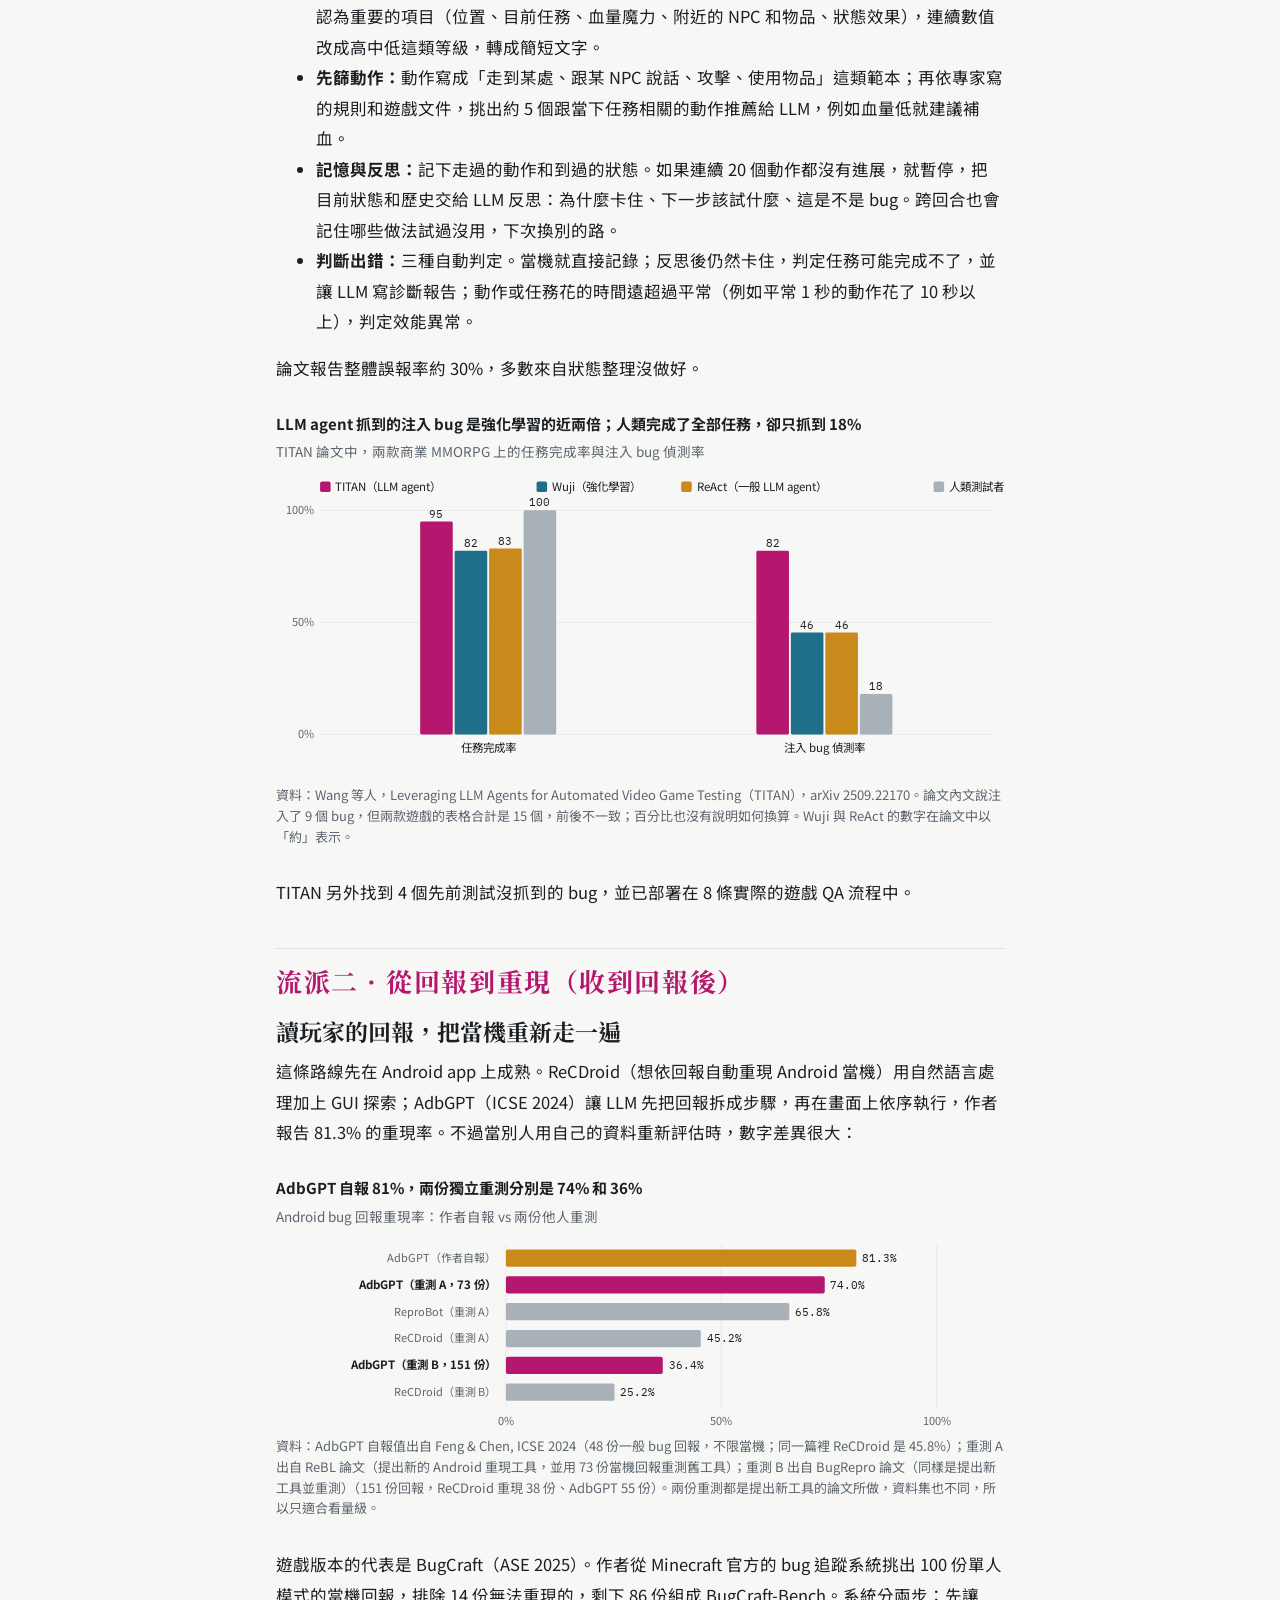
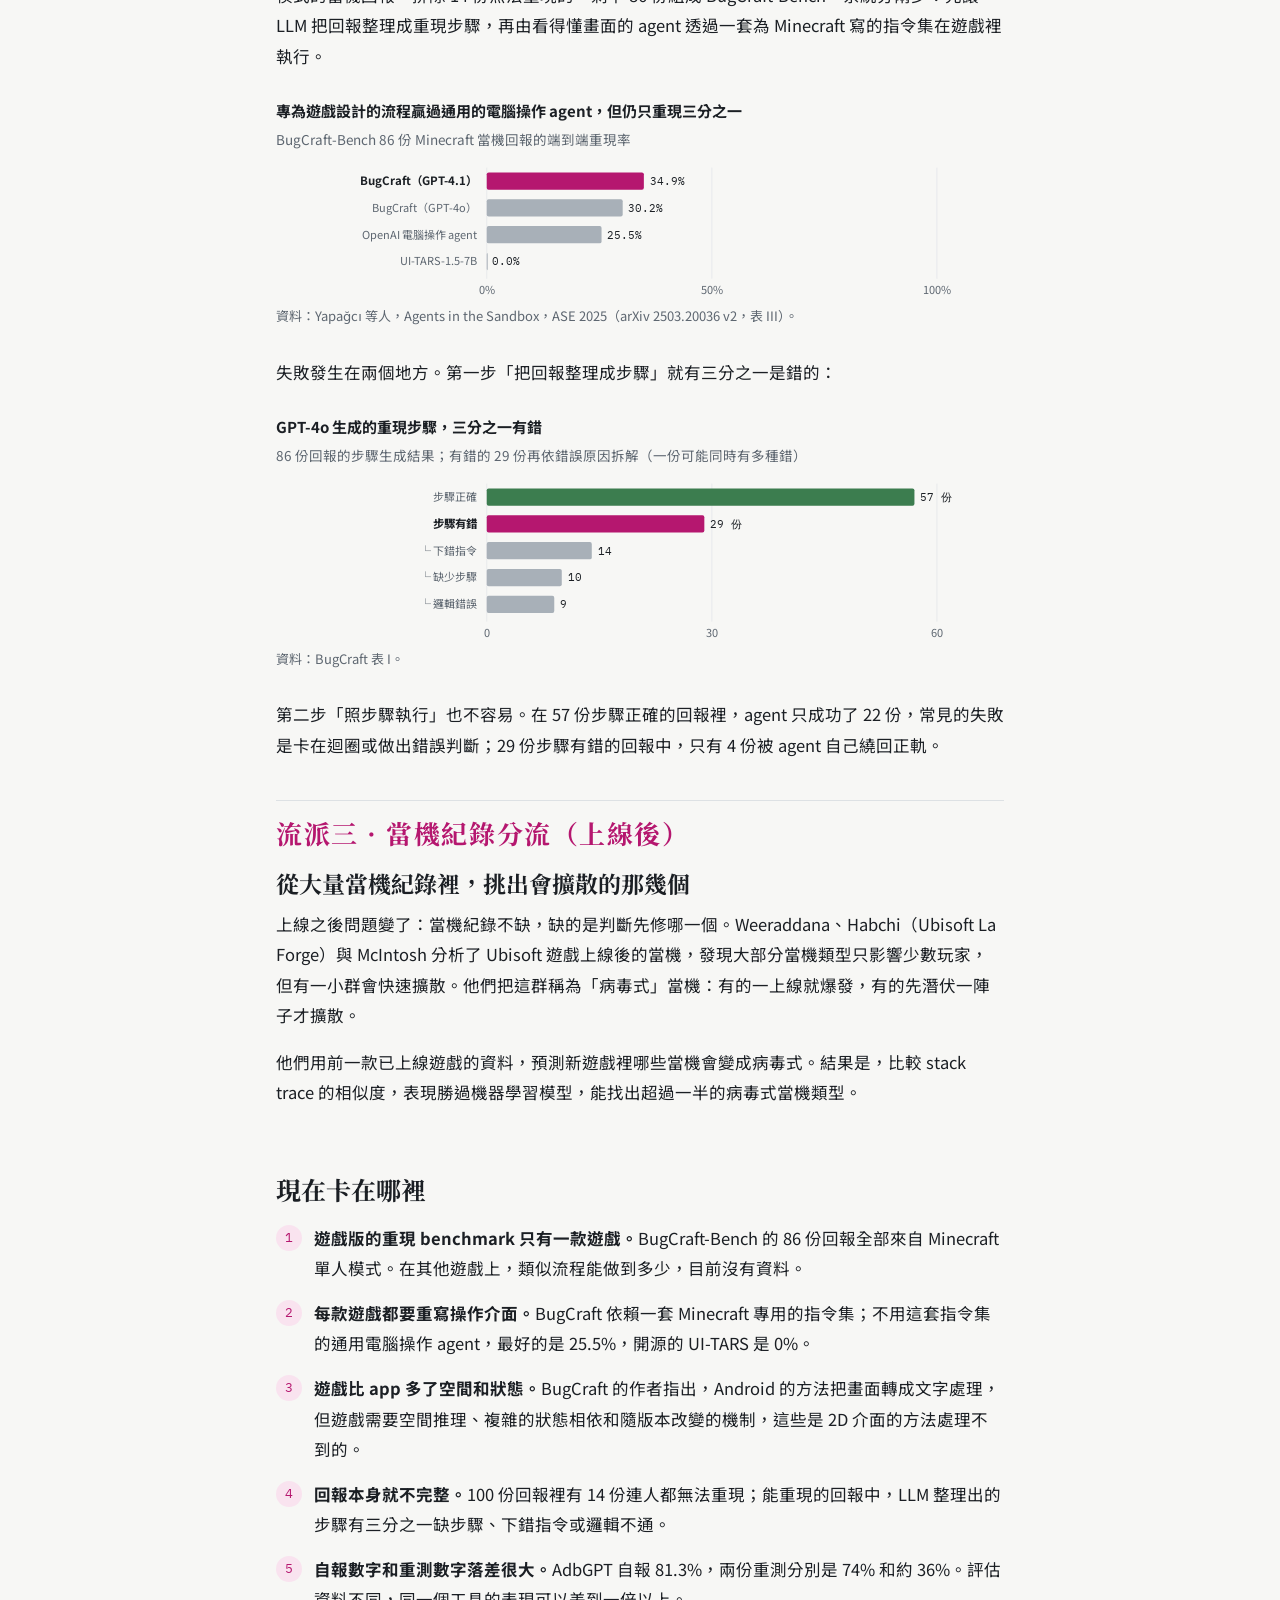
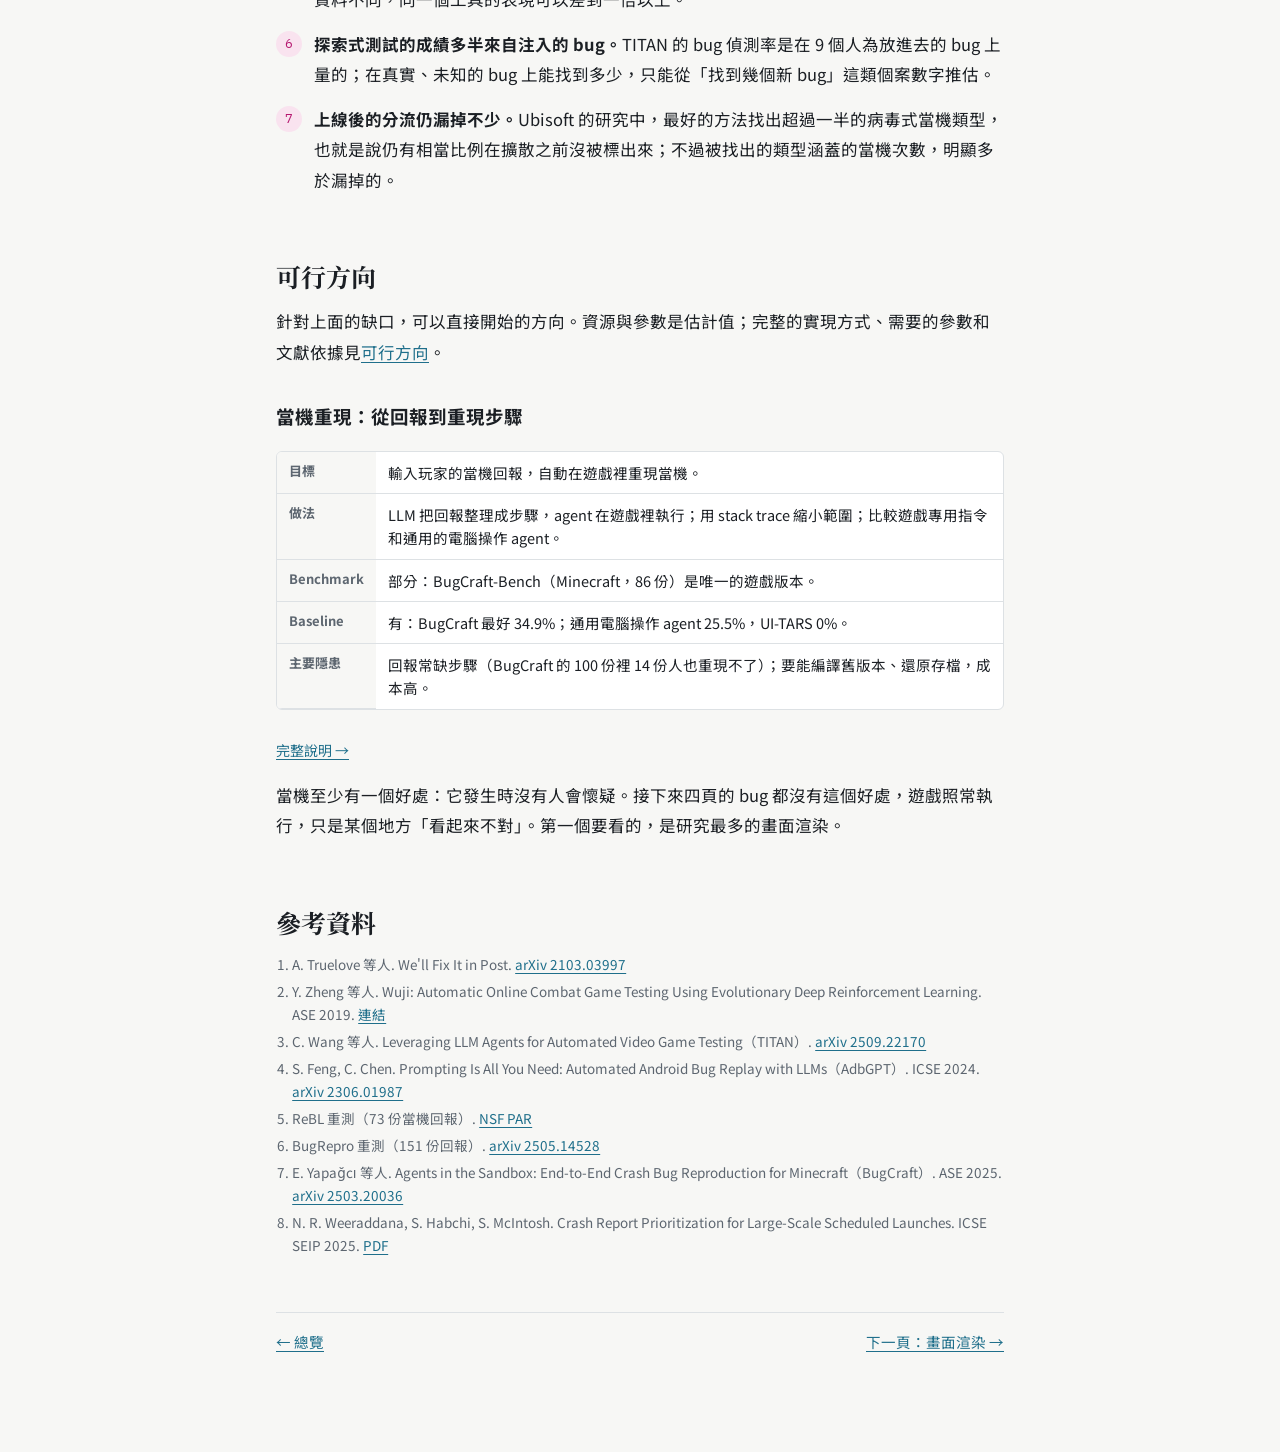
<file: crash.html>
<!doctype html>
<html lang="zh-Hant">
<head>
<meta charset="utf-8">
<meta name="viewport" content="width=device-width, initial-scale=1, viewport-fit=cover">
<title>當機 · 遊戲 Bug 地圖</title>
<link rel="preconnect" href="https://fonts.googleapis.com">
<link rel="preconnect" href="https://fonts.gstatic.com" crossorigin>
<link rel="stylesheet" href="https://fonts.googleapis.com/css2?family=Noto+Sans+TC:wght@400;700&family=Noto+Serif+TC:wght@700;900&family=IBM+Plex+Mono:wght@400&display=swap">
<link rel="stylesheet" href="assets/style.css?v=2">
<script src="assets/charts.js"></script>
</head>
<body>
<nav class="topnav" aria-label="章節">
  <ul>
    <li><a href="index.html">總覽</a></li>
    <li><a href="crash.html" aria-current="page">當機</a></li>
    <li><a href="graphics.html">畫面渲染</a></li>
    <li><a href="temporal.html">時間性</a></li>
    <li><a href="interaction.html">動作與互動</a></li>
    <li><a href="information.html">資訊與介面</a></li>
    <li><a href="directions.html">可行方向</a></li>
  </ul>
</nav>

<main class="page">
  <div class="kicker">主題 1 / 5</div>
  <h1>當機</h1>
  <p class="lede">當機是最容易「認出來」的 bug：遊戲直接關掉，沒有人會爭論它算不算錯。真正的難題在認出之前和之後：怎麼把遊戲玩到當掉、怎麼依一份模糊的回報重新走到當機那一刻，以及收到幾萬份回報後先修哪一個。</p>

  <div class="scene">
    <span class="tag">示意情境</span>
    <p>一份 Minecraft 的回報寫著：「我在下界蓋了一座傳送門，帶著一箱物品跳進去，回到主世界的瞬間遊戲就關了。」報告裡有一段 stack trace，但沒有存檔、沒有確切步驟，遊戲版本也比現在舊了三版。開發者要先重現它，才能開始修。</p>
  </div>

  <h2>問題怎麼定義</h2>
  <p>Truelove 等人（想知道哪些 bug 最常被修；一行行標註 Steam 30 款熱門遊戲的更新說明）把 Crash 定義為「遊戲當掉或被迫關閉」。在他們標記的 12,122 筆修正裡，當機出現 580 次，其中 219 次出現在緊急更新，比例 38%，是所有類別裡最高的；它也是最常在後續版本再次出現的類別。</p>
  <p>當機的研究可以照時間軸分成三段：<strong>開發中</strong>讓自動化程式把遊戲玩到當掉；<strong>收到回報後</strong>依玩家的描述重新走到當機那一刻；<strong>上線後</strong>從大量當機紀錄裡判斷先修哪一個。三段用的方法完全不同。</p>

  <h2>現在的做法</h2>

  <section class="school">
    <div class="label">流派一 · 自動探索 agent（開發中）</div>
    <h3>讓 agent 自己玩，玩到出事為止</h3>
    <p>這一派的共同想法是：讓 agent 自動玩遊戲，同時用內建的自動判定（oracle）標出異常，例如遊戲是否當掉、任務是否卡住。差別在於誰來決定下一步操作：早期用強化學習，近年改用 LLM。</p>
    <p><strong>Wuji</strong>（ASE 2019，網易伏羲與天津大學等；想自動測線上戰鬥遊戲）的做法分三步：</p>
    <ul>
      <li><strong>先定義「什麼算出錯」：</strong>分析 4 款商業遊戲的 1,349 個真實 bug，歸納出 4 種程式可以自動判斷的出錯跡象（oracle），測試時就不用人盯著看。</li>
      <li><strong>同時養一群 agent：</strong>一開始隨機產生一群用神經網路表示的玩法，用演化演算法讓這群 agent 往不同方向發展，盡量走到不同的遊戲狀態。</li>
      <li><strong>再用強化學習教它們打贏：</strong>只會亂逛的 agent 打不過前面的關卡，到不了後面的內容；所以用深度強化學習提升完成任務的能力。</li>
    </ul>
    <p>兩個目標一起最佳化（多目標最佳化）：只追求贏，agent 會一直走同一條最快的路；只追求探索，又過不了關。兩者兼顧，才能走得遠又走得廣，撞上 bug 的機會才大。它在兩款商業遊戲中找到 3 個先前未知、經開發者確認的 bug。</p>
    <p class="note">Wuji 的做法依論文摘要與後續論文的描述整理；全文在本報告撰寫時無法取得。</p>
    <p>到了 LLM 的時代，浙江大學與網易伏羲的 <strong>TITAN</strong>（預印本；想讓 LLM agent 像資深測試員一樣玩大型 MMORPG 並找 bug）用 GPT-4o 當大腦，外面包了四個模組，每一步依序執行：</p>
    <ul>
      <li><strong>整理狀態：</strong>遊戲的原始狀態太多，直接丟給 LLM 會超出長度也看不懂數字。所以只挑測試員認為重要的項目（位置、目前任務、血量魔力、附近的 NPC 和物品、狀態效果），連續數值改成高中低這類等級，轉成簡短文字。</li>
      <li><strong>先篩動作：</strong>動作寫成「走到某處、跟某 NPC 說話、攻擊、使用物品」這類範本；再依專家寫的規則和遊戲文件，挑出約 5 個跟當下任務相關的動作推薦給 LLM，例如血量低就建議補血。</li>
      <li><strong>記憶與反思：</strong>記下走過的動作和到過的狀態。如果連續 20 個動作都沒有進展，就暫停，把目前狀態和歷史交給 LLM 反思：為什麼卡住、下一步該試什麼、這是不是 bug。跨回合也會記住哪些做法試過沒用，下次換別的路。</li>
      <li><strong>判斷出錯：</strong>三種自動判定。當機就直接記錄；反思後仍然卡住，判定任務可能完成不了，並讓 LLM 寫診斷報告；動作或任務花的時間遠超過平常（例如平常 1 秒的動作花了 10 秒以上），判定效能異常。</li>
    </ul>
    <p>論文報告整體誤報率約 30%，多數來自狀態整理沒做好。</p>
    <figure class="figure">
      <div class="figtitle">LLM agent 抓到的注入 bug 是強化學習的近兩倍；人類完成了全部任務，卻只抓到 18%</div>
      <div class="figsub">TITAN 論文中，兩款商業 MMORPG 上的任務完成率與注入 bug 偵測率</div>
      <div class="chart" id="ch-titan"></div>
      <figcaption>資料：Wang 等人，Leveraging LLM Agents for Automated Video Game Testing（TITAN），arXiv 2509.22170。論文內文說注入了 9 個 bug，但兩款遊戲的表格合計是 15 個，前後不一致；百分比也沒有說明如何換算。Wuji 與 ReAct 的數字在論文中以「約」表示。</figcaption>
    </figure>
    <p>TITAN 另外找到 4 個先前測試沒抓到的 bug，並已部署在 8 條實際的遊戲 QA 流程中。</p>
  </section>

  <section class="school">
    <div class="label">流派二 · 從回報到重現（收到回報後）</div>
    <h3>讀玩家的回報，把當機重新走一遍</h3>
    <p>這條路線先在 Android app 上成熟。ReCDroid（想依回報自動重現 Android 當機）用自然語言處理加上 GUI 探索；AdbGPT（ICSE 2024）讓 LLM 先把回報拆成步驟，再在畫面上依序執行，作者報告 81.3% 的重現率。不過當別人用自己的資料重新評估時，數字差異很大：</p>
    <figure class="figure">
      <div class="figtitle">AdbGPT 自報 81%，兩份獨立重測分別是 74% 和 36%</div>
      <div class="figsub">Android bug 回報重現率：作者自報 vs 兩份他人重測</div>
      <div class="chart" id="ch-android"></div>
      <figcaption>資料：AdbGPT 自報值出自 Feng &amp; Chen, ICSE 2024（48 份一般 bug 回報，不限當機；同一篇裡 ReCDroid 是 45.8%）；重測 A 出自 ReBL 論文（提出新的 Android 重現工具，並用 73 份當機回報重測舊工具）；重測 B 出自 BugRepro 論文（同樣是提出新工具並重測）（151 份回報，ReCDroid 重現 38 份、AdbGPT 55 份）。兩份重測都是提出新工具的論文所做，資料集也不同，所以只適合看量級。</figcaption>
    </figure>
    <p>遊戲版本的代表是 BugCraft（ASE 2025）。作者從 Minecraft 官方的 bug 追蹤系統挑出 100 份單人模式的當機回報，排除 14 份無法重現的，剩下 86 份組成 BugCraft-Bench。系統分兩步：先讓 LLM 把回報整理成重現步驟，再由看得懂畫面的 agent 透過一套為 Minecraft 寫的指令集在遊戲裡執行。</p>
    <figure class="figure">
      <div class="figtitle">專為遊戲設計的流程贏過通用的電腦操作 agent，但仍只重現三分之一</div>
      <div class="figsub">BugCraft-Bench 86 份 Minecraft 當機回報的端到端重現率</div>
      <div class="chart" id="ch-bugcraft"></div>
      <figcaption>資料：Yapağcı 等人，Agents in the Sandbox，ASE 2025（arXiv 2503.20036 v2，表 III）。</figcaption>
    </figure>
    <p>失敗發生在兩個地方。第一步「把回報整理成步驟」就有三分之一是錯的：</p>
    <figure class="figure">
      <div class="figtitle">GPT-4o 生成的重現步驟，三分之一有錯</div>
      <div class="figsub">86 份回報的步驟生成結果；有錯的 29 份再依錯誤原因拆解（一份可能同時有多種錯）</div>
      <div class="chart" id="ch-steps"></div>
      <figcaption>資料：BugCraft 表 I。</figcaption>
    </figure>
    <p>第二步「照步驟執行」也不容易。在 57 份步驟正確的回報裡，agent 只成功了 22 份，常見的失敗是卡在迴圈或做出錯誤判斷；29 份步驟有錯的回報中，只有 4 份被 agent 自己繞回正軌。</p>
  </section>

  <section class="school">
    <div class="label">流派三 · 當機紀錄分流（上線後）</div>
    <h3>從大量當機紀錄裡，挑出會擴散的那幾個</h3>
    <p>上線之後問題變了：當機紀錄不缺，缺的是判斷先修哪一個。Weeraddana、Habchi（Ubisoft La Forge）與 McIntosh 分析了 Ubisoft 遊戲上線後的當機，發現大部分當機類型只影響少數玩家，但有一小群會快速擴散。他們把這群稱為「病毒式」當機：有的一上線就爆發，有的先潛伏一陣子才擴散。</p>
    <p>他們用前一款已上線遊戲的資料，預測新遊戲裡哪些當機會變成病毒式。結果是，比較 stack trace 的相似度，表現勝過機器學習模型，能找出超過一半的病毒式當機類型。</p>
  </section>

  <h2>現在卡在哪裡</h2>
  <ol class="problems">
    <li><strong>遊戲版的重現 benchmark 只有一款遊戲。</strong>BugCraft-Bench 的 86 份回報全部來自 Minecraft 單人模式。在其他遊戲上，類似流程能做到多少，目前沒有資料。</li>
    <li><strong>每款遊戲都要重寫操作介面。</strong>BugCraft 依賴一套 Minecraft 專用的指令集；不用這套指令集的通用電腦操作 agent，最好的是 25.5%，開源的 UI-TARS 是 0%。</li>
    <li><strong>遊戲比 app 多了空間和狀態。</strong>BugCraft 的作者指出，Android 的方法把畫面轉成文字處理，但遊戲需要空間推理、複雜的狀態相依和隨版本改變的機制，這些是 2D 介面的方法處理不到的。</li>
    <li><strong>回報本身就不完整。</strong>100 份回報裡有 14 份連人都無法重現；能重現的回報中，LLM 整理出的步驟有三分之一缺步驟、下錯指令或邏輯不通。</li>
    <li><strong>自報數字和重測數字落差很大。</strong>AdbGPT 自報 81.3%，兩份重測分別是 74% 和約 36%。評估資料不同，同一個工具的表現可以差到一倍以上。</li>
    <li><strong>探索式測試的成績多半來自注入的 bug。</strong>TITAN 的 bug 偵測率是在 9 個人為放進去的 bug 上量的；在真實、未知的 bug 上能找到多少，只能從「找到幾個新 bug」這類個案數字推估。</li>
    <li><strong>上線後的分流仍漏掉不少。</strong>Ubisoft 的研究中，最好的方法找出超過一半的病毒式當機類型，也就是說仍有相當比例在擴散之前沒被標出來；不過被找出的類型涵蓋的當機次數，明顯多於漏掉的。</li>
  </ol>

  <h2 id="next">可行方向</h2>
  <p>針對上面的缺口，可以直接開始的方向。資源與參數是估計值；完整的實現方式、需要的參數和文獻依據見<a href="directions.html">可行方向</a>。</p>
  <h3>當機重現：從回報到重現步驟</h3>
  <div class="tablebox">
  <table>
    <tbody>
      <tr><th>目標</th><td>輸入玩家的當機回報，自動在遊戲裡重現當機。</td></tr>
      <tr><th>做法</th><td>LLM 把回報整理成步驟，agent 在遊戲裡執行；用 stack trace 縮小範圍；比較遊戲專用指令和通用的電腦操作 agent。</td></tr>
      <tr><th>Benchmark</th><td>部分：BugCraft-Bench（Minecraft，86 份）是唯一的遊戲版本。</td></tr>
      <tr><th>Baseline</th><td>有：BugCraft 最好 34.9%；通用電腦操作 agent 25.5%，UI-TARS 0%。</td></tr>
      <tr><th>主要隱患</th><td>回報常缺步驟（BugCraft 的 100 份裡 14 份人也重現不了）；要能編譯舊版本、還原存檔，成本高。</td></tr>
    </tbody>
  </table>
  </div>
  <p class="small"><a href="directions.html#d6">完整說明 →</a></p>

  <p>當機至少有一個好處：它發生時沒有人會懷疑。接下來四頁的 bug 都沒有這個好處，遊戲照常執行，只是某個地方「看起來不對」。第一個要看的，是研究最多的畫面渲染。</p>

  <h2>參考資料</h2>
  <ol class="refs">
    <li>A. Truelove 等人. We'll Fix It in Post. <a href="https://arxiv.org/abs/2103.03997">arXiv 2103.03997</a></li>
    <li>Y. Zheng 等人. Wuji: Automatic Online Combat Game Testing Using Evolutionary Deep Reinforcement Learning. ASE 2019. <a href="https://conf.researchr.org/details/ase-2019/ase-2019-papers/39/Wuji-Automatic-Online-Combat-Game-Testing-Using-Evolutionary-Deep-Reinforcement-Lear">連結</a></li>
    <li>C. Wang 等人. Leveraging LLM Agents for Automated Video Game Testing（TITAN）. <a href="https://arxiv.org/abs/2509.22170">arXiv 2509.22170</a></li>
    <li>S. Feng, C. Chen. Prompting Is All You Need: Automated Android Bug Replay with LLMs（AdbGPT）. ICSE 2024. <a href="https://arxiv.org/abs/2306.01987">arXiv 2306.01987</a></li>
    <li>ReBL 重測（73 份當機回報）. <a href="https://par.nsf.gov/servlets/purl/10545226">NSF PAR</a></li>
    <li>BugRepro 重測（151 份回報）. <a href="https://arxiv.org/abs/2505.14528">arXiv 2505.14528</a></li>
    <li>E. Yapağcı 等人. Agents in the Sandbox: End-to-End Crash Bug Reproduction for Minecraft（BugCraft）. ASE 2025. <a href="https://arxiv.org/abs/2503.20036">arXiv 2503.20036</a></li>
    <li>N. R. Weeraddana, S. Habchi, S. McIntosh. Crash Report Prioritization for Large-Scale Scheduled Launches. ICSE SEIP 2025. <a href="https://rebels.cs.uwaterloo.ca/papers/icse2025seip_weeraddana.pdf">PDF</a></li>
  </ol>

  <div class="pagenav"><a href="index.html">← 總覽</a><a href="graphics.html">下一頁：畫面渲染 →</a></div>
</main>

<script>
Charts.grouped('#ch-titan', {
  title: 'TITAN、Wuji、ReAct 與人類的任務完成率和 bug 偵測率',
  groups: ['任務完成率', '注入 bug 偵測率'],
  series: [
    { name: 'TITAN（LLM agent）', color: 'var(--accent)', values: [95, 82] },
    { name: 'Wuji（強化學習）', color: 'var(--c2)', values: [82, 45.5] },
    { name: 'ReAct（一般 LLM agent）', color: 'var(--c3)', values: [83, 45.5] },
    { name: '人類測試者', color: 'var(--grey)', values: [100, 18] }
  ],
  max: 100, unit: '%', ticks: [0, 50, 100], showValues: true, decimals: 0
});
Charts.hbar('#ch-android', {
  title: 'Android bug 回報重現率', max: 100, unit: '%', ticks: [0, 50, 100], decimals: 1, labelWidth: 230,
  rows: [
    { label: 'AdbGPT（作者自報）', value: 81.3, color: 'var(--c3)' },
    { label: 'AdbGPT（重測 A，73 份）', value: 73.97, hl: true, text: '74.0%' },
    { label: 'ReproBot（重測 A）', value: 65.75, text: '65.8%' },
    { label: 'ReCDroid（重測 A）', value: 45.21, text: '45.2%' },
    { label: 'AdbGPT（重測 B，151 份）', value: 36.4, hl: true },
    { label: 'ReCDroid（重測 B）', value: 25.2 }
  ]
});
Charts.hbar('#ch-bugcraft', {
  title: 'BugCraft-Bench 重現率',
  max: 100, unit: '%', ticks: [0, 50, 100], decimals: 1, labelWidth: 210,
  rows: [
    { label: 'BugCraft（GPT-4.1）', value: 34.9, hl: true },
    { label: 'BugCraft（GPT-4o）', value: 30.2 },
    { label: 'OpenAI 電腦操作 agent', value: 25.5 },
    { label: 'UI-TARS-1.5-7B', value: 0 }
  ]
});
Charts.hbar('#ch-steps', {
  title: 'BugCraft 步驟生成結果',
  max: 60, ticks: [0, 30, 60], decimals: 0, labelWidth: 210,
  rows: [
    { label: '步驟正確', value: 57, color: 'var(--good)', text: '57 份' },
    { label: '步驟有錯', value: 29, hl: true, text: '29 份' },
    { label: '　└ 下錯指令', value: 14, color: 'var(--grey)', text: '14' },
    { label: '　└ 缺少步驟', value: 10, color: 'var(--grey)', text: '10' },
    { label: '　└ 邏輯錯誤', value: 9, color: 'var(--grey)', text: '9' }
  ]
});
</script>
</body>
</html>
</file>
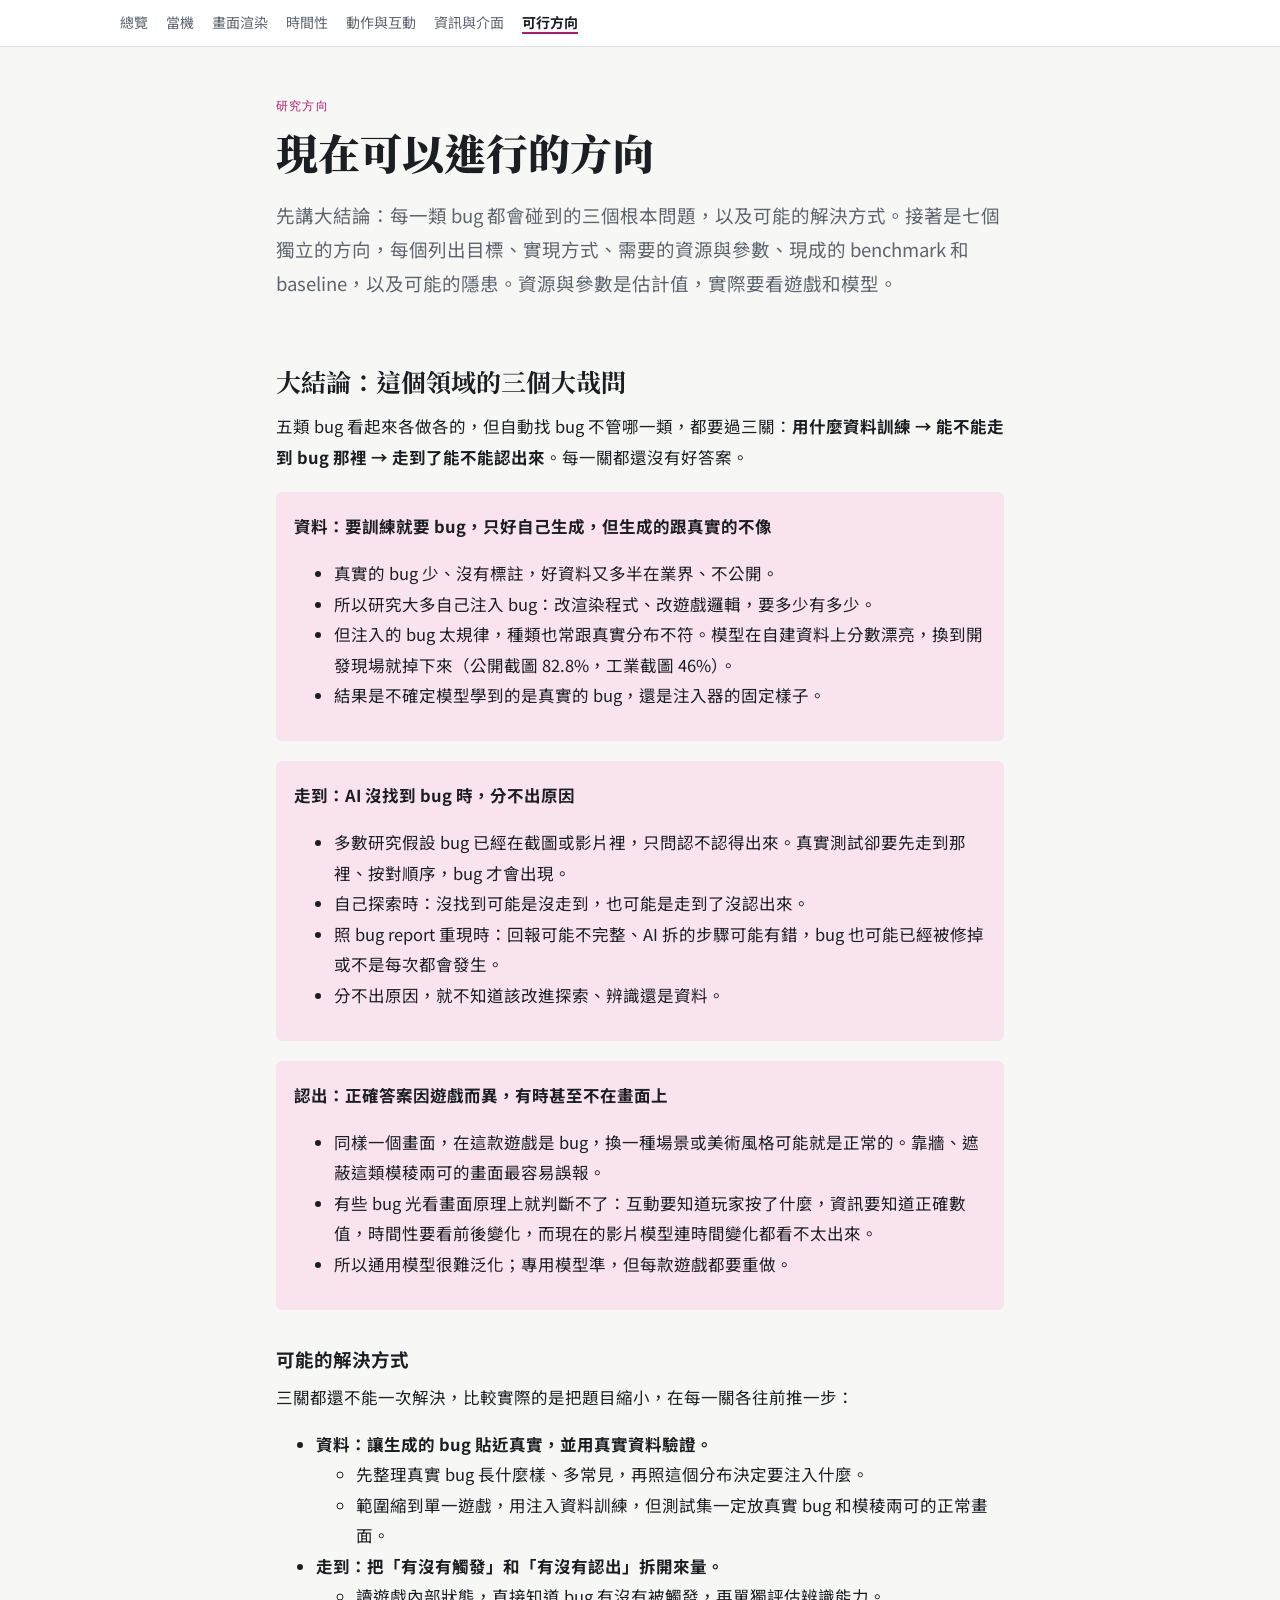
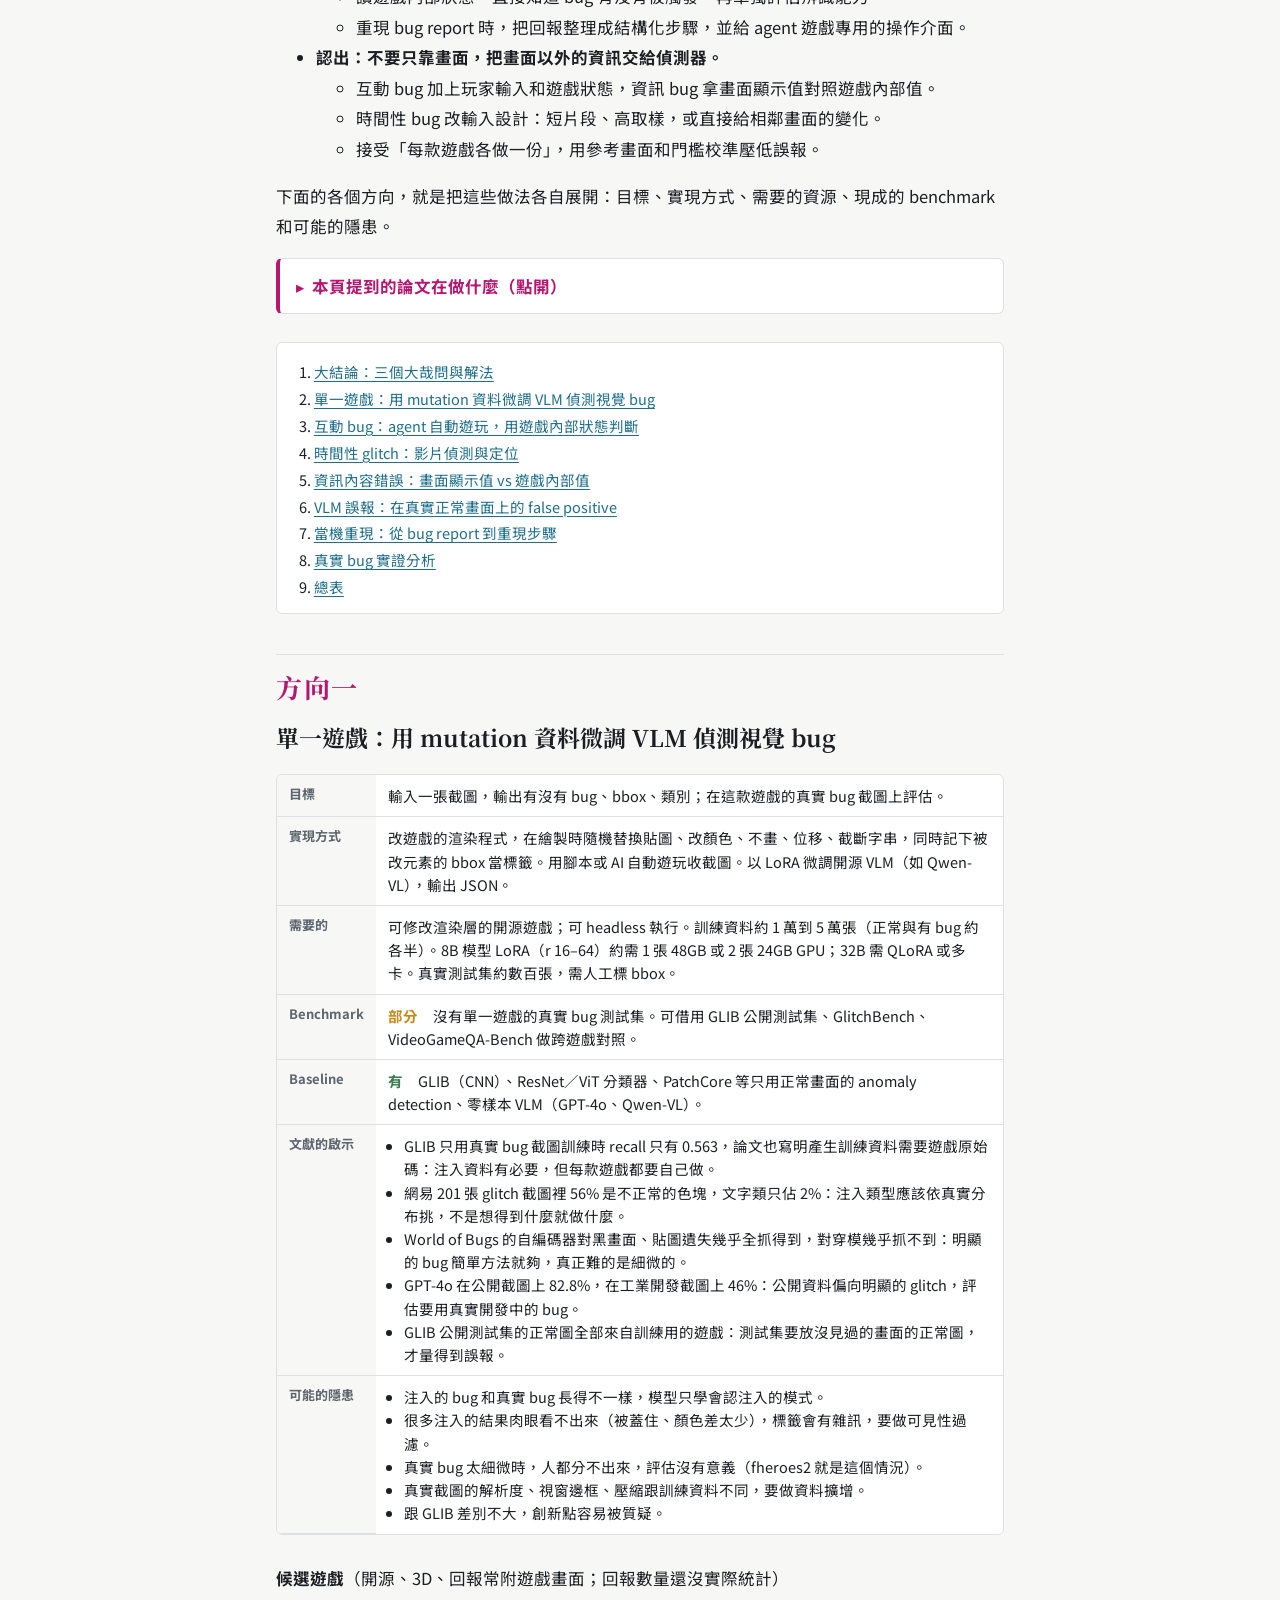
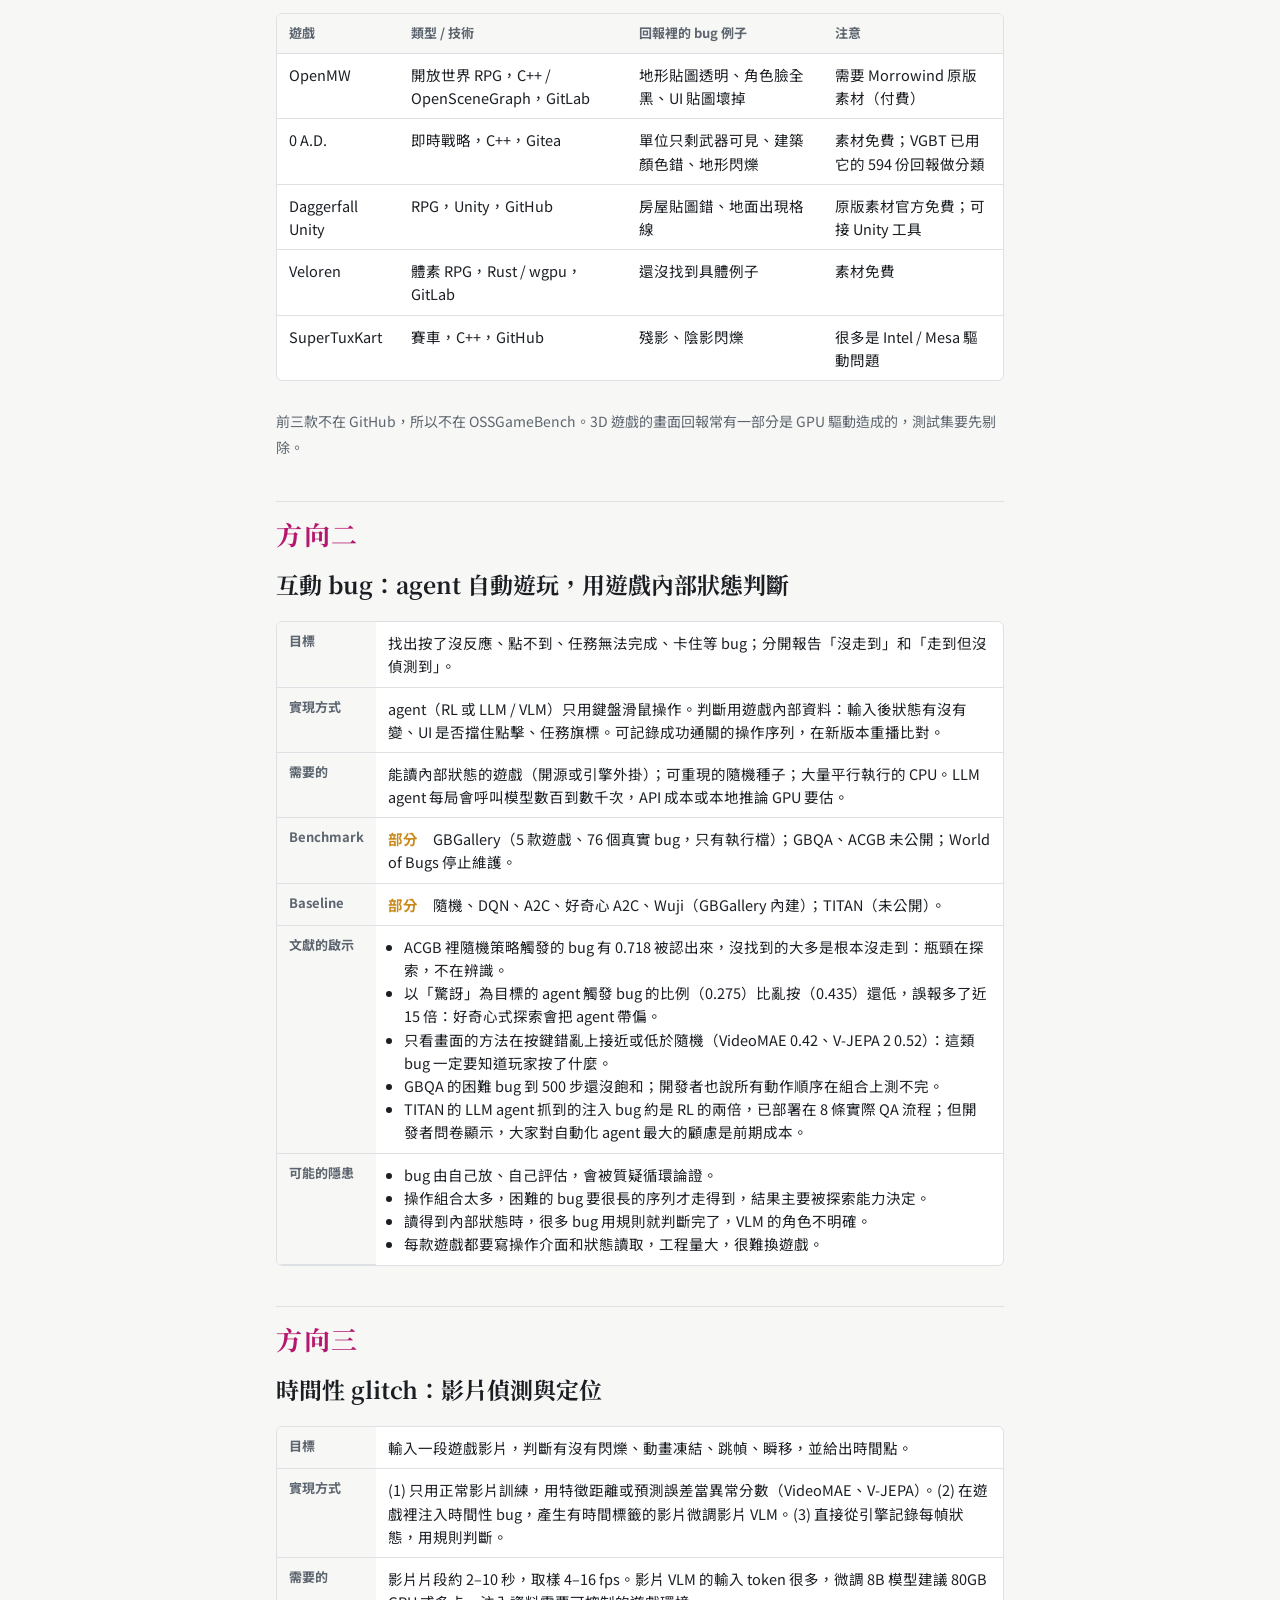
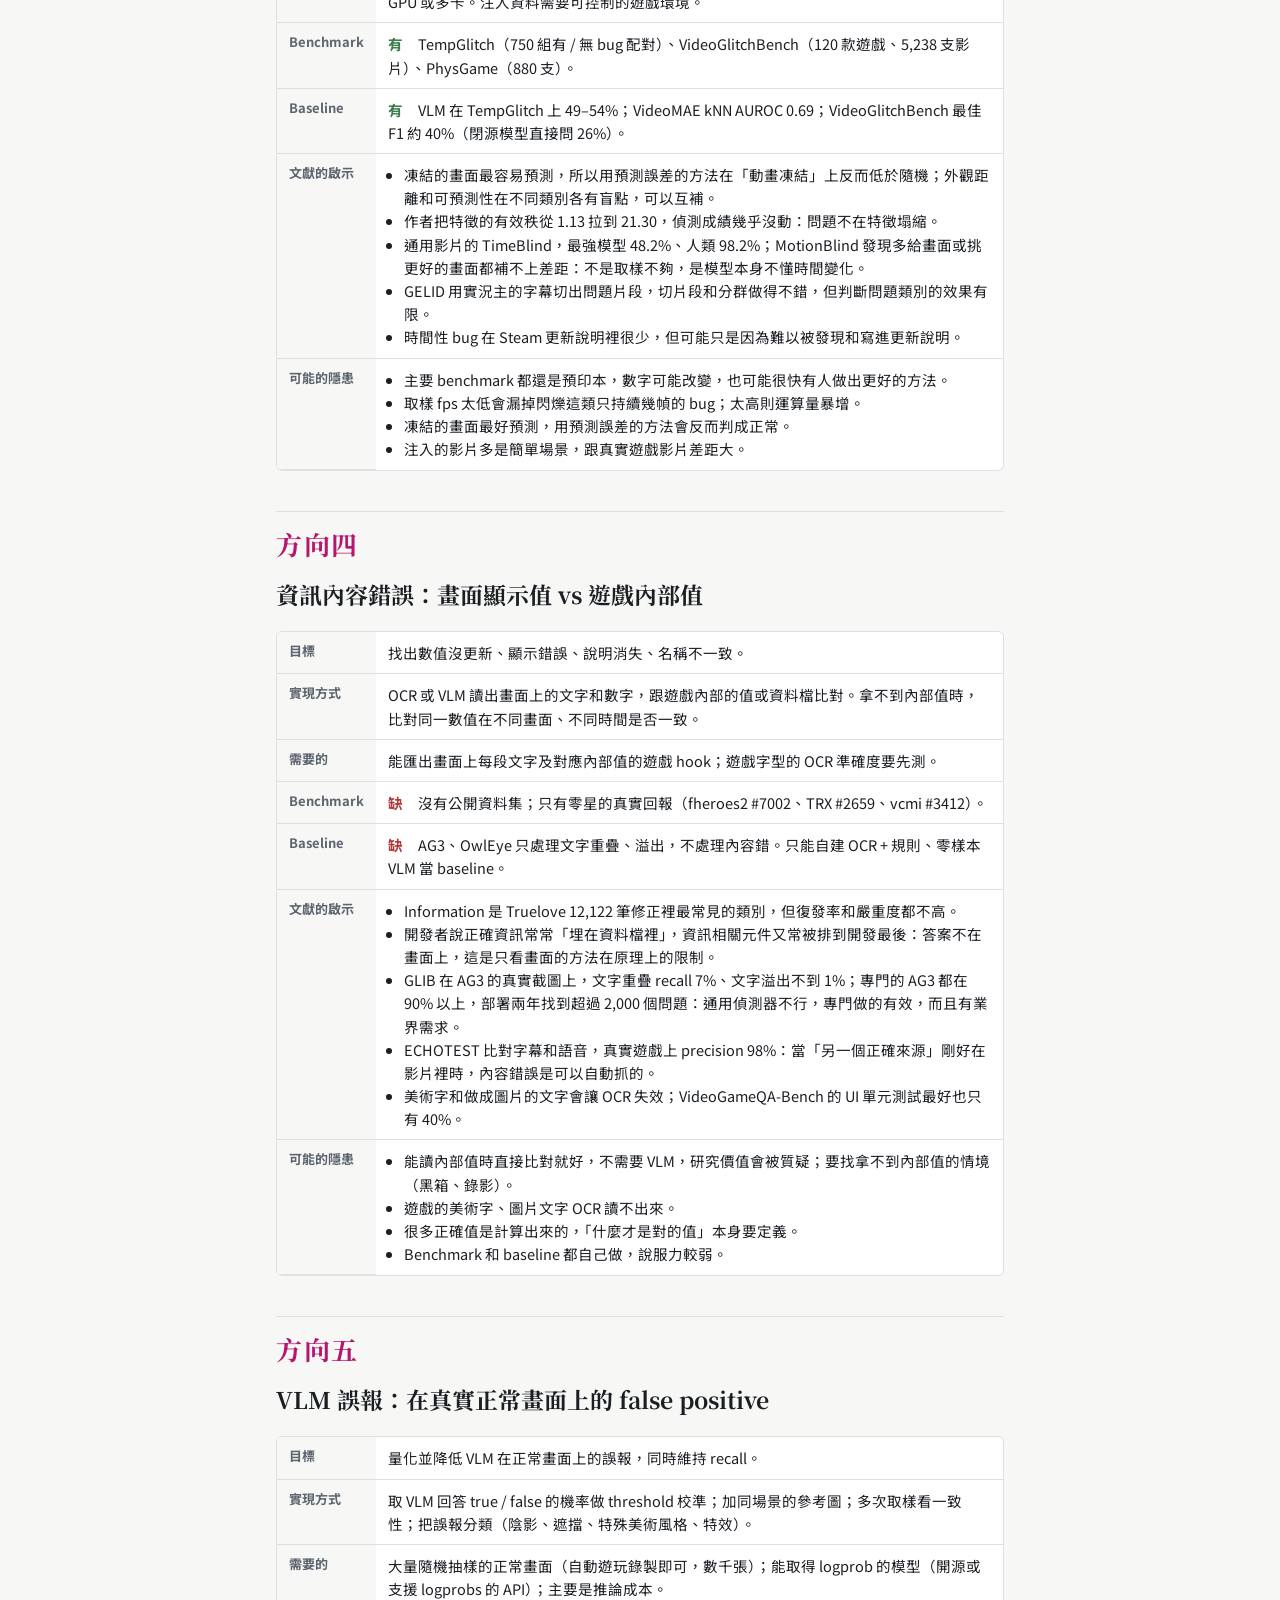
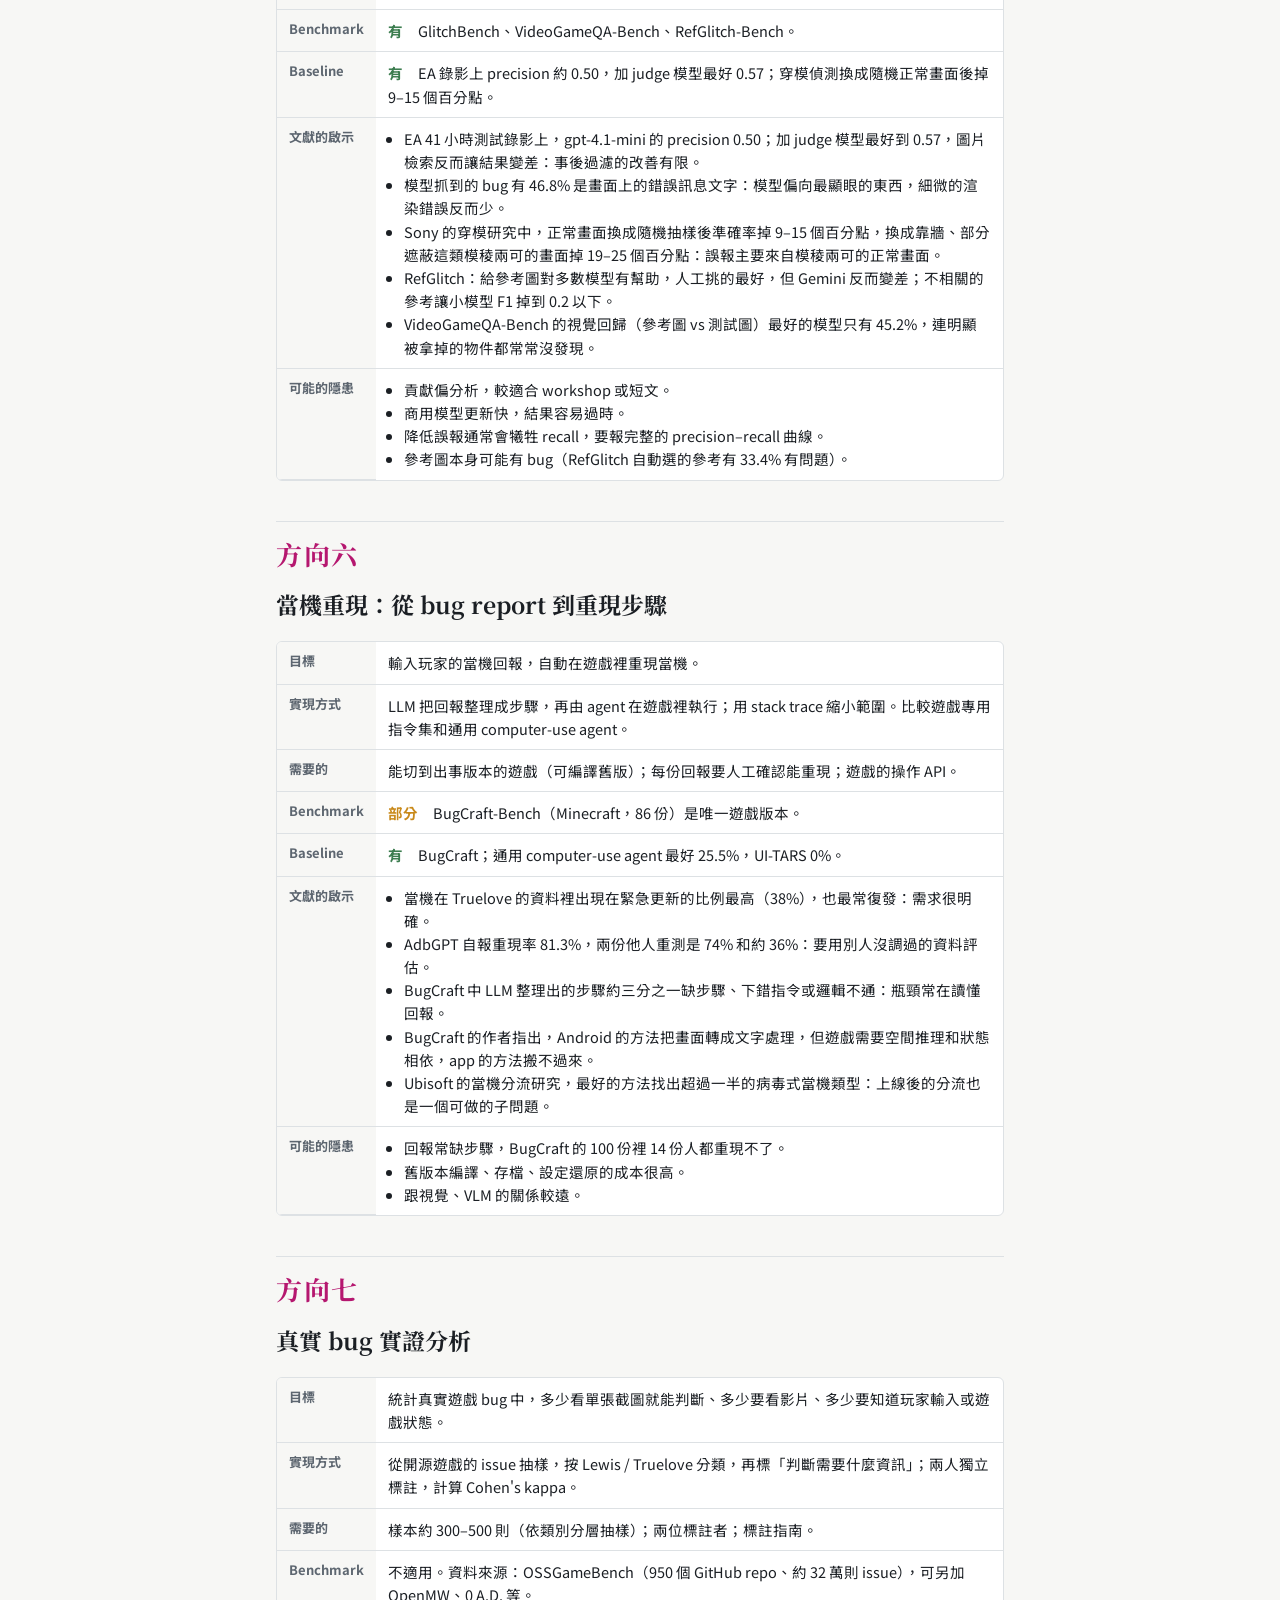
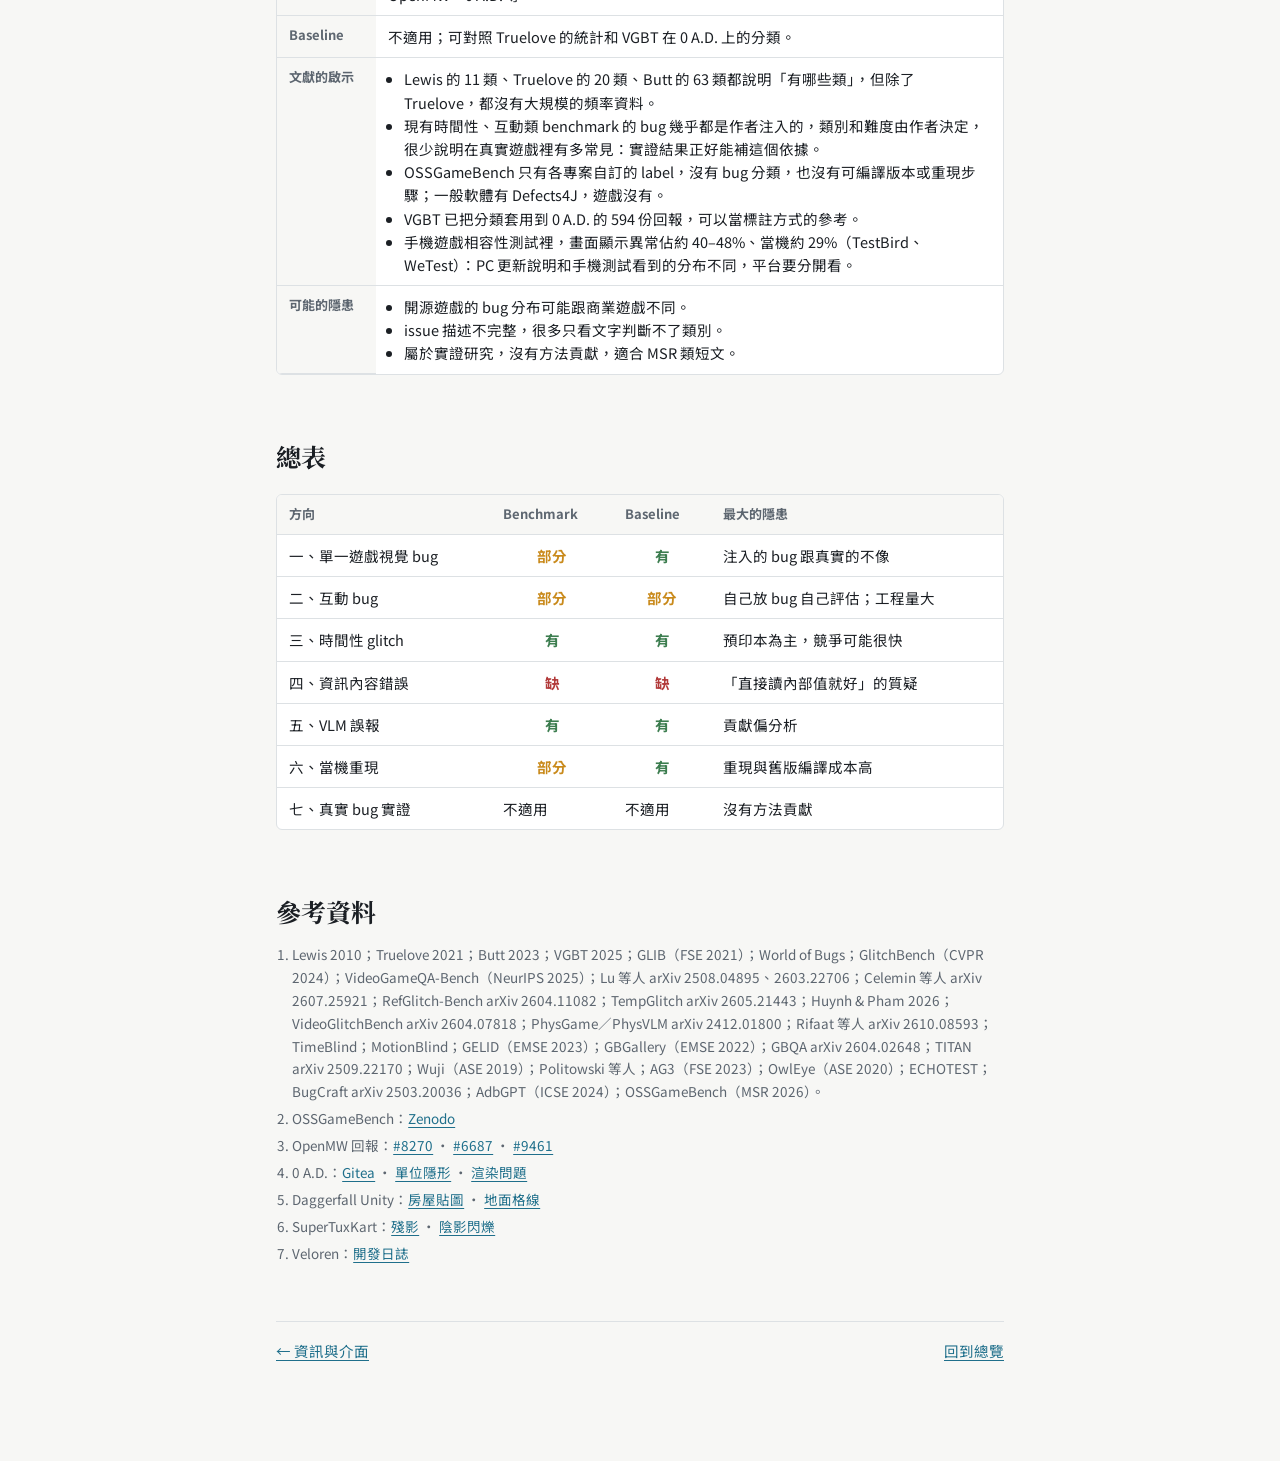
<file: directions.html>
<!doctype html>
<html lang="zh-Hant">
<head>
<meta charset="utf-8">
<meta name="viewport" content="width=device-width, initial-scale=1, viewport-fit=cover">
<title>可行方向 · 遊戲 Bug 地圖</title>
<link rel="preconnect" href="https://fonts.googleapis.com">
<link rel="preconnect" href="https://fonts.gstatic.com" crossorigin>
<link rel="stylesheet" href="https://fonts.googleapis.com/css2?family=Noto+Sans+TC:wght@400;700&family=Noto+Serif+TC:wght@700;900&family=IBM+Plex+Mono:wght@400&display=swap">
<link rel="stylesheet" href="assets/style.css?v=2">
<style>
  .yes { color: var(--good); font-weight: 700; }
  .pt { color: var(--c3); font-weight: 700; }
  .no { color: var(--bad); font-weight: 700; }
  .spec { display: grid; grid-template-columns: 7.5em minmax(0, 1fr); gap: 6px 14px; margin: 14px 0 18px; font-size: 15px; line-height: 1.7; }
  .spec dt { color: var(--muted); font-weight: 700; font-size: 13.5px; padding-top: 2px; }
  .spec dd { margin: 0; }
  @media (max-width: 560px) { .spec { grid-template-columns: minmax(0, 1fr); } .spec dt { padding-top: 8px; } }
  .gap { background: var(--accent-soft); border-radius: 6px; padding: 12px 16px; margin: 14px 0 8px; font-size: 15px; }
  .gap strong { color: var(--accent); }
  .gap ul { margin: 4px 0 0; padding-left: 1.2em; }
  td.c { text-align: center; white-space: nowrap; }
  td ul { margin: 0; padding-left: 1.1em; }
  tbody th { width: 6.5em; }
</style>
</head>
<body>
<nav class="topnav" aria-label="章節">
  <ul>
    <li><a href="index.html">總覽</a></li>
    <li><a href="crash.html">當機</a></li>
    <li><a href="graphics.html">畫面渲染</a></li>
    <li><a href="temporal.html">時間性</a></li>
    <li><a href="interaction.html">動作與互動</a></li>
    <li><a href="information.html">資訊與介面</a></li>
    <li><a href="directions.html" aria-current="page">可行方向</a></li>
  </ul>
</nav>


<main class="page">
  <div class="kicker">研究方向</div>
  <h1>現在可以進行的方向</h1>
  <p class="lede">先講大結論：每一類 bug 都會碰到的三個根本問題，以及可能的解決方式。接著是七個獨立的方向，每個列出目標、實現方式、需要的資源與參數、現成的 benchmark 和 baseline，以及可能的隱患。資源與參數是估計值，實際要看遊戲和模型。</p>

  <h2 id="big">大結論：這個領域的三個大哉問</h2>
  <p>五類 bug 看起來各做各的，但自動找 bug 不管哪一類，都要過三關：<strong>用什麼資料訓練 → 能不能走到 bug 那裡 → 走到了能不能認出來</strong>。每一關都還沒有好答案。</p>

  <div class="callout">
    <p><strong>資料：要訓練就要 bug，只好自己生成，但生成的跟真實的不像</strong></p>
    <ul>
      <li>真實的 bug 少、沒有標註，好資料又多半在業界、不公開。</li>
      <li>所以研究大多自己注入 bug：改渲染程式、改遊戲邏輯，要多少有多少。</li>
      <li>但注入的 bug 太規律，種類也常跟真實分布不符。模型在自建資料上分數漂亮，換到開發現場就掉下來（公開截圖 82.8%，工業截圖 46%）。</li>
      <li>結果是不確定模型學到的是真實的 bug，還是注入器的固定樣子。</li>
    </ul>
  </div>

  <div class="callout">
    <p><strong>走到：AI 沒找到 bug 時，分不出原因</strong></p>
    <ul>
      <li>多數研究假設 bug 已經在截圖或影片裡，只問認不認得出來。真實測試卻要先走到那裡、按對順序，bug 才會出現。</li>
      <li>自己探索時：沒找到可能是沒走到，也可能是走到了沒認出來。</li>
      <li>照 bug report 重現時：回報可能不完整、AI 拆的步驟可能有錯，bug 也可能已經被修掉或不是每次都會發生。</li>
      <li>分不出原因，就不知道該改進探索、辨識還是資料。</li>
    </ul>
  </div>

  <div class="callout">
    <p><strong>認出：正確答案因遊戲而異，有時甚至不在畫面上</strong></p>
    <ul>
      <li>同樣一個畫面，在這款遊戲是 bug，換一種場景或美術風格可能就是正常的。靠牆、遮蔽這類模稜兩可的畫面最容易誤報。</li>
      <li>有些 bug 光看畫面原理上就判斷不了：互動要知道玩家按了什麼，資訊要知道正確數值，時間性要看前後變化，而現在的影片模型連時間變化都看不太出來。</li>
      <li>所以通用模型很難泛化；專用模型準，但每款遊戲都要重做。</li>
    </ul>
  </div>

  <h3>可能的解決方式</h3>
  <p>三關都還不能一次解決，比較實際的是把題目縮小，在每一關各往前推一步：</p>
  <ul>
    <li><strong>資料：讓生成的 bug 貼近真實，並用真實資料驗證。</strong>
      <ul>
        <li>先整理真實 bug 長什麼樣、多常見，再照這個分布決定要注入什麼。</li>
        <li>範圍縮到單一遊戲，用注入資料訓練，但測試集一定放真實 bug 和模稜兩可的正常畫面。</li>
      </ul>
    </li>
    <li><strong>走到：把「有沒有觸發」和「有沒有認出」拆開來量。</strong>
      <ul>
        <li>讀遊戲內部狀態，直接知道 bug 有沒有被觸發，再單獨評估辨識能力。</li>
        <li>重現 bug report 時，把回報整理成結構化步驟，並給 agent 遊戲專用的操作介面。</li>
      </ul>
    </li>
    <li><strong>認出：不要只靠畫面，把畫面以外的資訊交給偵測器。</strong>
      <ul>
        <li>互動 bug 加上玩家輸入和遊戲狀態，資訊 bug 拿畫面顯示值對照遊戲內部值。</li>
        <li>時間性 bug 改輸入設計：短片段、高取樣，或直接給相鄰畫面的變化。</li>
        <li>接受「每款遊戲各做一份」，用參考畫面和門檻校準壓低誤報。</li>
      </ul>
    </li>
  </ul>
  <p>下面的各個方向，就是把這些做法各自展開：目標、實現方式、需要的資源、現成的 benchmark 和可能的隱患。</p>

  <details class="catlist">
    <summary>本頁提到的論文在做什麼（點開）</summary>
    <div class="tablebox">
    <table>
      <thead><tr><th>論文</th><th>想做什麼</th><th>怎麼做</th></tr></thead>
      <tbody>
        <tr><td>Politowski 等人</td><td>整理遊戲測試研究，並了解學術方案離業界需求多遠</td><td>文獻回顧加開發者問卷</td></tr>
        <tr><td>Lewis 2010</td><td>回答「遊戲會怎麼壞」</td><td>蒐集線上影片和玩家社群的 glitch 來分類，共 11 類</td></tr>
        <tr><td>Truelove 2021</td><td>找出哪些 bug 最常被修、最常復發、最嚴重</td><td>標註 Steam 30 款熱門遊戲的更新說明，加開發者問卷</td></tr>
        <tr><td>Butt 2023／VGBT 2025</td><td>做更完整的 bug 分類</td><td>多來源文獻回顧加從業者問卷，63 類；VGBT 套用到 0 A.D. 回報</td></tr>
        <tr><td>Wuji（ASE 2019）</td><td>自動測戰鬥類商業遊戲</td><td>演化演算法加強化學習，兼顧打贏和探索</td></tr>
        <tr><td>TITAN（預印本）</td><td>用 LLM agent 自動測遊戲</td><td>GPT-4o 玩 MMORPG，用當機、卡關、超時自動判斷異常</td></tr>
        <tr><td>AdbGPT（ICSE 2024）</td><td>依 bug 回報自動重現 Android app 的問題</td><td>LLM 把回報拆成步驟，再在畫面上執行</td></tr>
        <tr><td>BugCraft（ASE 2025）</td><td>依當機回報在遊戲裡重現當機</td><td>LLM 整理步驟，VLM agent 用 Minecraft 專用指令執行</td></tr>
        <tr><td>Ubisoft 當機分流（ICSE SEIP 2025）</td><td>上線後提早找出會快速擴散的當機</td><td>用前一款遊戲的資料預測，比較 stack trace 相似度和機器學習</td></tr>
        <tr><td>GLIB（FSE 2021）</td><td>自動判斷截圖有沒有畫面 glitch</td><td>改渲染程式產生大量壞畫面，訓練 CNN</td></tr>
        <tr><td>OwlEye（ASE 2020）</td><td>抓 app 截圖裡的文字重疊、模糊等顯示問題</td><td>CNN 看截圖</td></tr>
        <tr><td>AG3（FSE 2023）</td><td>抓多語系遊戲的文字重疊和溢出</td><td>專門訓練一個看截圖的模型</td></tr>
        <tr><td>ECHOTEST</td><td>抓字幕跟語音對不上</td><td>分別取出字幕文字和語音轉的文字再比對</td></tr>
        <tr><td>World of Bugs</td><td>不靠壞畫面樣本也能抓 bug</td><td>只用正常畫面訓練自編碼器，還原不回來就算異常</td></tr>
        <tr><td>GlitchBench（CVPR 2024）</td><td>量 VLM 能不能認出遊戲 glitch</td><td>Reddit 遊戲影片截圖加合成場景出題</td></tr>
        <tr><td>VideoGameQA-Bench（NeurIPS 2025）</td><td>全面測 VLM 能不能做遊戲 QA</td><td>截圖、影片等多種題型，含視覺回歸與 UI 題</td></tr>
        <tr><td>Lu 等人（與 EA，兩篇預印本）</td><td>一篇從 bug 影片找出出事的那一格；一篇看 VLM 在真實測試錄影上能做多少</td><td>VLM 依描述挑關鍵幀；41 小時錄影抽關鍵幀交給模型，再加裁判或檢索</td></tr>
        <tr><td>Sony 穿模研究（CoG 2026）</td><td>量 VLM 抓穿模的能力</td><td>agent 探索 Godot 場景，改引擎自動標出穿模</td></tr>
        <tr><td>RefGlitch-Bench（預印本）</td><td>看給一張參考畫面能不能幫 VLM</td><td>Godot 場景裡 1,000 組參考與測試配對</td></tr>
        <tr><td>TempGlitch（預印本）</td><td>量 VLM 能不能抓時間性 glitch</td><td>在 Godot 範例注入 glitch，每支配一支很像的正常影片</td></tr>
        <tr><td>Huynh &amp; Pham（預印本，含 ACGB）</td><td>只用正常影片學「什麼叫正常」；以及偵測器要不要知道玩家輸入</td><td>比較外觀距離和下一格預測兩種算法；自建 5 款小遊戲注入 glitch</td></tr>
        <tr><td>PhysGame／PhysVLM</td><td>收集遊戲裡違反物理常識的影片，並訓練能看出來的模型</td><td>整理成 880 支影片的資料集；用 14 萬筆問答微調影片模型，再用故意弄錯的答案做 DPO</td></tr>
        <tr><td>Rifaat 等人（預印本）</td><td>在同一段畫面裡同時抓出好幾種畫面 bug</td><td>3 款 Unity 遊戲裝 bug 注入器，切成 2 秒片段訓練影片分類器</td></tr>
        <tr><td>VideoGlitchBench（ACM MM 2026，預印本）</td><td>讓模型說出發生什麼、在第幾秒</td><td>5,238 支 Reddit 遊戲影片標時間；GliDe 讓模型分段掃描、推理、定位</td></tr>
        <tr><td>TimeBlind／MotionBlind</td><td>測通用影片模型懂不懂時間變化</td><td>成對影片只差時間結構；測速度、幅度、方向</td></tr>
        <tr><td>GELID（EMSE 2023）</td><td>從實況影片找出遊戲問題</td><td>用實況主的字幕切片段，再分類、分群</td></tr>
        <tr><td>GBGallery（EMSE 2022）</td><td>讓自動測試方法可以互相比較</td><td>5 款商業遊戲、76 個可開關的真實 bug，附判定程式</td></tr>
        <tr><td>GBQA（ICLR 2026 workshop，預印本）</td><td>考 LLM 當 QA 工程師</td><td>30 款生成遊戲注入 124 個 bug，agent 最多走 500 步</td></tr>
        <tr><td>OSSGameBench（MSR 2026）</td><td>整理開源遊戲的 issue 供研究</td><td>950 個 GitHub repo、約 32 萬則 issue</td></tr>
      </tbody>
    </table>
    </div>
  </details>

  <div class="toc">
    <ol>
      <li><a href="#big">大結論：三個大哉問與解法</a></li>
      <li><a href="#d1">單一遊戲：用 mutation 資料微調 VLM 偵測視覺 bug</a></li>
      <li><a href="#d2">互動 bug：agent 自動遊玩，用遊戲內部狀態判斷</a></li>
      <li><a href="#d3">時間性 glitch：影片偵測與定位</a></li>
      <li><a href="#d4">資訊內容錯誤：畫面顯示值 vs 遊戲內部值</a></li>
      <li><a href="#d5">VLM 誤報：在真實正常畫面上的 false positive</a></li>
      <li><a href="#d6">當機重現：從 bug report 到重現步驟</a></li>
      <li><a href="#d7">真實 bug 實證分析</a></li>
      <li><a href="#sum">總表</a></li>
    </ol>
  </div>

  <section class="school" id="d1">
    <div class="label">方向一</div>
    <h3>單一遊戲：用 mutation 資料微調 VLM 偵測視覺 bug</h3>
    <div class="tablebox"><table><tbody>
      <tr><th>目標</th><td>輸入一張截圖，輸出有沒有 bug、bbox、類別；在這款遊戲的真實 bug 截圖上評估。</td></tr>
      <tr><th>實現方式</th><td>改遊戲的渲染程式，在繪製時隨機替換貼圖、改顏色、不畫、位移、截斷字串，同時記下被改元素的 bbox 當標籤。用腳本或 AI 自動遊玩收截圖。以 LoRA 微調開源 VLM（如 Qwen-VL），輸出 JSON。</td></tr>
      <tr><th>需要的</th><td>可修改渲染層的開源遊戲；可 headless 執行。訓練資料約 1 萬到 5 萬張（正常與有 bug 約各半）。8B 模型 LoRA（r 16–64）約需 1 張 48GB 或 2 張 24GB GPU；32B 需 QLoRA 或多卡。真實測試集約數百張，需人工標 bbox。</td></tr>
      <tr><th>Benchmark</th><td><span class="pt">部分</span>　沒有單一遊戲的真實 bug 測試集。可借用 GLIB 公開測試集、GlitchBench、VideoGameQA-Bench 做跨遊戲對照。</td></tr>
      <tr><th>Baseline</th><td><span class="yes">有</span>　GLIB（CNN）、ResNet／ViT 分類器、PatchCore 等只用正常畫面的 anomaly detection、零樣本 VLM（GPT-4o、Qwen-VL）。</td></tr>
      <tr><th>文獻的啟示</th><td><ul><li>GLIB 只用真實 bug 截圖訓練時 recall 只有 0.563，論文也寫明產生訓練資料需要遊戲原始碼：注入資料有必要，但每款遊戲都要自己做。</li><li>網易 201 張 glitch 截圖裡 56% 是不正常的色塊，文字類只佔 2%：注入類型應該依真實分布挑，不是想得到什麼就做什麼。</li><li>World of Bugs 的自編碼器對黑畫面、貼圖遺失幾乎全抓得到，對穿模幾乎抓不到：明顯的 bug 簡單方法就夠，真正難的是細微的。</li><li>GPT-4o 在公開截圖上 82.8%，在工業開發截圖上 46%：公開資料偏向明顯的 glitch，評估要用真實開發中的 bug。</li><li>GLIB 公開測試集的正常圖全部來自訓練用的遊戲：測試集要放沒見過的畫面的正常圖，才量得到誤報。</li></ul></td></tr>
      <tr><th>可能的隱患</th><td>
        <ul>
          <li>注入的 bug 和真實 bug 長得不一樣，模型只學會認注入的模式。</li>
          <li>很多注入的結果肉眼看不出來（被蓋住、顏色差太少），標籤會有雜訊，要做可見性過濾。</li>
          <li>真實 bug 太細微時，人都分不出來，評估沒有意義（fheroes2 就是這個情況）。</li>
          <li>真實截圖的解析度、視窗邊框、壓縮跟訓練資料不同，要做資料擴增。</li>
          <li>跟 GLIB 差別不大，創新點容易被質疑。</li>
        </ul></td></tr>
    </tbody></table></div>

    <p><strong>候選遊戲</strong>（開源、3D、回報常附遊戲畫面；回報數量還沒實際統計）</p>
    <div class="tablebox"><table>
      <thead><tr><th>遊戲</th><th>類型 / 技術</th><th>回報裡的 bug 例子</th><th>注意</th></tr></thead>
      <tbody>
        <tr><td>OpenMW</td><td>開放世界 RPG，C++ / OpenSceneGraph，GitLab</td><td>地形貼圖透明、角色臉全黑、UI 貼圖壞掉</td><td>需要 Morrowind 原版素材（付費）</td></tr>
        <tr><td>0 A.D.</td><td>即時戰略，C++，Gitea</td><td>單位只剩武器可見、建築顏色錯、地形閃爍</td><td>素材免費；VGBT 已用它的 594 份回報做分類</td></tr>
        <tr><td>Daggerfall Unity</td><td>RPG，Unity，GitHub</td><td>房屋貼圖錯、地面出現格線</td><td>原版素材官方免費；可接 Unity 工具</td></tr>
        <tr><td>Veloren</td><td>體素 RPG，Rust / wgpu，GitLab</td><td>還沒找到具體例子</td><td>素材免費</td></tr>
        <tr><td>SuperTuxKart</td><td>賽車，C++，GitHub</td><td>殘影、陰影閃爍</td><td>很多是 Intel / Mesa 驅動問題</td></tr>
      </tbody>
    </table></div>
    <p class="small">前三款不在 GitHub，所以不在 OSSGameBench。3D 遊戲的畫面回報常有一部分是 GPU 驅動造成的，測試集要先剔除。</p>
  </section>

  <section class="school" id="d2">
    <div class="label">方向二</div>
    <h3>互動 bug：agent 自動遊玩，用遊戲內部狀態判斷</h3>
    <div class="tablebox"><table><tbody>
      <tr><th>目標</th><td>找出按了沒反應、點不到、任務無法完成、卡住等 bug；分開報告「沒走到」和「走到但沒偵測到」。</td></tr>
      <tr><th>實現方式</th><td>agent（RL 或 LLM / VLM）只用鍵盤滑鼠操作。判斷用遊戲內部資料：輸入後狀態有沒有變、UI 是否擋住點擊、任務旗標。可記錄成功通關的操作序列，在新版本重播比對。</td></tr>
      <tr><th>需要的</th><td>能讀內部狀態的遊戲（開源或引擎外掛）；可重現的隨機種子；大量平行執行的 CPU。LLM agent 每局會呼叫模型數百到數千次，API 成本或本地推論 GPU 要估。</td></tr>
      <tr><th>Benchmark</th><td><span class="pt">部分</span>　GBGallery（5 款遊戲、76 個真實 bug，只有執行檔）；GBQA、ACGB 未公開；World of Bugs 停止維護。</td></tr>
      <tr><th>Baseline</th><td><span class="pt">部分</span>　隨機、DQN、A2C、好奇心 A2C、Wuji（GBGallery 內建）；TITAN（未公開）。</td></tr>
      <tr><th>文獻的啟示</th><td><ul><li>ACGB 裡隨機策略觸發的 bug 有 0.718 被認出來，沒找到的大多是根本沒走到：瓶頸在探索，不在辨識。</li><li>以「驚訝」為目標的 agent 觸發 bug 的比例（0.275）比亂按（0.435）還低，誤報多了近 15 倍：好奇心式探索會把 agent 帶偏。</li><li>只看畫面的方法在按鍵錯亂上接近或低於隨機（VideoMAE 0.42、V-JEPA 2 0.52）：這類 bug 一定要知道玩家按了什麼。</li><li>GBQA 的困難 bug 到 500 步還沒飽和；開發者也說所有動作順序在組合上測不完。</li><li>TITAN 的 LLM agent 抓到的注入 bug 約是 RL 的兩倍，已部署在 8 條實際 QA 流程；但開發者問卷顯示，大家對自動化 agent 最大的顧慮是前期成本。</li></ul></td></tr>
      <tr><th>可能的隱患</th><td>
        <ul>
          <li>bug 由自己放、自己評估，會被質疑循環論證。</li>
          <li>操作組合太多，困難的 bug 要很長的序列才走得到，結果主要被探索能力決定。</li>
          <li>讀得到內部狀態時，很多 bug 用規則就判斷完了，VLM 的角色不明確。</li>
          <li>每款遊戲都要寫操作介面和狀態讀取，工程量大，很難換遊戲。</li>
        </ul></td></tr>
    </tbody></table></div>
  </section>

  <section class="school" id="d3">
    <div class="label">方向三</div>
    <h3>時間性 glitch：影片偵測與定位</h3>
    <div class="tablebox"><table><tbody>
      <tr><th>目標</th><td>輸入一段遊戲影片，判斷有沒有閃爍、動畫凍結、跳幀、瞬移，並給出時間點。</td></tr>
      <tr><th>實現方式</th><td>(1) 只用正常影片訓練，用特徵距離或預測誤差當異常分數（VideoMAE、V-JEPA）。(2) 在遊戲裡注入時間性 bug，產生有時間標籤的影片微調影片 VLM。(3) 直接從引擎記錄每幀狀態，用規則判斷。</td></tr>
      <tr><th>需要的</th><td>影片片段約 2–10 秒，取樣 4–16 fps。影片 VLM 的輸入 token 很多，微調 8B 模型建議 80GB GPU 或多卡。注入資料需要可控制的遊戲環境。</td></tr>
      <tr><th>Benchmark</th><td><span class="yes">有</span>　TempGlitch（750 組有 / 無 bug 配對）、VideoGlitchBench（120 款遊戲、5,238 支影片）、PhysGame（880 支）。</td></tr>
      <tr><th>Baseline</th><td><span class="yes">有</span>　VLM 在 TempGlitch 上 49–54%；VideoMAE kNN AUROC 0.69；VideoGlitchBench 最佳 F1 約 40%（閉源模型直接問 26%）。</td></tr>
      <tr><th>文獻的啟示</th><td><ul><li>凍結的畫面最容易預測，所以用預測誤差的方法在「動畫凍結」上反而低於隨機；外觀距離和可預測性在不同類別各有盲點，可以互補。</li><li>作者把特徵的有效秩從 1.13 拉到 21.30，偵測成績幾乎沒動：問題不在特徵塌縮。</li><li>通用影片的 TimeBlind，最強模型 48.2%、人類 98.2%；MotionBlind 發現多給畫面或挑更好的畫面都補不上差距：不是取樣不夠，是模型本身不懂時間變化。</li><li>GELID 用實況主的字幕切出問題片段，切片段和分群做得不錯，但判斷問題類別的效果有限。</li><li>時間性 bug 在 Steam 更新說明裡很少，但可能只是因為難以被發現和寫進更新說明。</li></ul></td></tr>
      <tr><th>可能的隱患</th><td>
        <ul>
          <li>主要 benchmark 都還是預印本，數字可能改變，也可能很快有人做出更好的方法。</li>
          <li>取樣 fps 太低會漏掉閃爍這類只持續幾幀的 bug；太高則運算量暴增。</li>
          <li>凍結的畫面最好預測，用預測誤差的方法會反而判成正常。</li>
          <li>注入的影片多是簡單場景，跟真實遊戲影片差距大。</li>
        </ul></td></tr>
    </tbody></table></div>
  </section>

  <section class="school" id="d4">
    <div class="label">方向四</div>
    <h3>資訊內容錯誤：畫面顯示值 vs 遊戲內部值</h3>
    <div class="tablebox"><table><tbody>
      <tr><th>目標</th><td>找出數值沒更新、顯示錯誤、說明消失、名稱不一致。</td></tr>
      <tr><th>實現方式</th><td>OCR 或 VLM 讀出畫面上的文字和數字，跟遊戲內部的值或資料檔比對。拿不到內部值時，比對同一數值在不同畫面、不同時間是否一致。</td></tr>
      <tr><th>需要的</th><td>能匯出畫面上每段文字及對應內部值的遊戲 hook；遊戲字型的 OCR 準確度要先測。</td></tr>
      <tr><th>Benchmark</th><td><span class="no">缺</span>　沒有公開資料集；只有零星的真實回報（fheroes2 #7002、TRX #2659、vcmi #3412）。</td></tr>
      <tr><th>Baseline</th><td><span class="no">缺</span>　AG3、OwlEye 只處理文字重疊、溢出，不處理內容錯。只能自建 OCR + 規則、零樣本 VLM 當 baseline。</td></tr>
      <tr><th>文獻的啟示</th><td><ul><li>Information 是 Truelove 12,122 筆修正裡最常見的類別，但復發率和嚴重度都不高。</li><li>開發者說正確資訊常常「埋在資料檔裡」，資訊相關元件又常被排到開發最後：答案不在畫面上，這是只看畫面的方法在原理上的限制。</li><li>GLIB 在 AG3 的真實截圖上，文字重疊 recall 7%、文字溢出不到 1%；專門的 AG3 都在 90% 以上，部署兩年找到超過 2,000 個問題：通用偵測器不行，專門做的有效，而且有業界需求。</li><li>ECHOTEST 比對字幕和語音，真實遊戲上 precision 98%：當「另一個正確來源」剛好在影片裡時，內容錯誤是可以自動抓的。</li><li>美術字和做成圖片的文字會讓 OCR 失效；VideoGameQA-Bench 的 UI 單元測試最好也只有 40%。</li></ul></td></tr>
      <tr><th>可能的隱患</th><td>
        <ul>
          <li>能讀內部值時直接比對就好，不需要 VLM，研究價值會被質疑；要找拿不到內部值的情境（黑箱、錄影）。</li>
          <li>遊戲的美術字、圖片文字 OCR 讀不出來。</li>
          <li>很多正確值是計算出來的，「什麼才是對的值」本身要定義。</li>
          <li>Benchmark 和 baseline 都自己做，說服力較弱。</li>
        </ul></td></tr>
    </tbody></table></div>
  </section>

  <section class="school" id="d5">
    <div class="label">方向五</div>
    <h3>VLM 誤報：在真實正常畫面上的 false positive</h3>
    <div class="tablebox"><table><tbody>
      <tr><th>目標</th><td>量化並降低 VLM 在正常畫面上的誤報，同時維持 recall。</td></tr>
      <tr><th>實現方式</th><td>取 VLM 回答 true / false 的機率做 threshold 校準；加同場景的參考圖；多次取樣看一致性；把誤報分類（陰影、遮擋、特殊美術風格、特效）。</td></tr>
      <tr><th>需要的</th><td>大量隨機抽樣的正常畫面（自動遊玩錄製即可，數千張）；能取得 logprob 的模型（開源或支援 logprobs 的 API）；主要是推論成本。</td></tr>
      <tr><th>Benchmark</th><td><span class="yes">有</span>　GlitchBench、VideoGameQA-Bench、RefGlitch-Bench。</td></tr>
      <tr><th>Baseline</th><td><span class="yes">有</span>　EA 錄影上 precision 約 0.50，加 judge 模型最好 0.57；穿模偵測換成隨機正常畫面後掉 9–15 個百分點。</td></tr>
      <tr><th>文獻的啟示</th><td><ul><li>EA 41 小時測試錄影上，gpt-4.1-mini 的 precision 0.50；加 judge 模型最好到 0.57，圖片檢索反而讓結果變差：事後過濾的改善有限。</li><li>模型抓到的 bug 有 46.8% 是畫面上的錯誤訊息文字：模型偏向最顯眼的東西，細微的渲染錯誤反而少。</li><li>Sony 的穿模研究中，正常畫面換成隨機抽樣後準確率掉 9–15 個百分點，換成靠牆、部分遮蔽這類模稜兩可的畫面掉 19–25 個百分點：誤報主要來自模稜兩可的正常畫面。</li><li>RefGlitch：給參考圖對多數模型有幫助，人工挑的最好，但 Gemini 反而變差；不相關的參考讓小模型 F1 掉到 0.2 以下。</li><li>VideoGameQA-Bench 的視覺回歸（參考圖 vs 測試圖）最好的模型只有 45.2%，連明顯被拿掉的物件都常常沒發現。</li></ul></td></tr>
      <tr><th>可能的隱患</th><td>
        <ul>
          <li>貢獻偏分析，較適合 workshop 或短文。</li>
          <li>商用模型更新快，結果容易過時。</li>
          <li>降低誤報通常會犧牲 recall，要報完整的 precision–recall 曲線。</li>
          <li>參考圖本身可能有 bug（RefGlitch 自動選的參考有 33.4% 有問題）。</li>
        </ul></td></tr>
    </tbody></table></div>
  </section>

  <section class="school" id="d6">
    <div class="label">方向六</div>
    <h3>當機重現：從 bug report 到重現步驟</h3>
    <div class="tablebox"><table><tbody>
      <tr><th>目標</th><td>輸入玩家的當機回報，自動在遊戲裡重現當機。</td></tr>
      <tr><th>實現方式</th><td>LLM 把回報整理成步驟，再由 agent 在遊戲裡執行；用 stack trace 縮小範圍。比較遊戲專用指令集和通用 computer-use agent。</td></tr>
      <tr><th>需要的</th><td>能切到出事版本的遊戲（可編譯舊版）；每份回報要人工確認能重現；遊戲的操作 API。</td></tr>
      <tr><th>Benchmark</th><td><span class="pt">部分</span>　BugCraft-Bench（Minecraft，86 份）是唯一遊戲版本。</td></tr>
      <tr><th>Baseline</th><td><span class="yes">有</span>　BugCraft；通用 computer-use agent 最好 25.5%，UI-TARS 0%。</td></tr>
      <tr><th>文獻的啟示</th><td><ul><li>當機在 Truelove 的資料裡出現在緊急更新的比例最高（38%），也最常復發：需求很明確。</li><li>AdbGPT 自報重現率 81.3%，兩份他人重測是 74% 和約 36%：要用別人沒調過的資料評估。</li><li>BugCraft 中 LLM 整理出的步驟約三分之一缺步驟、下錯指令或邏輯不通：瓶頸常在讀懂回報。</li><li>BugCraft 的作者指出，Android 的方法把畫面轉成文字處理，但遊戲需要空間推理和狀態相依，app 的方法搬不過來。</li><li>Ubisoft 的當機分流研究，最好的方法找出超過一半的病毒式當機類型：上線後的分流也是一個可做的子問題。</li></ul></td></tr>
      <tr><th>可能的隱患</th><td>
        <ul>
          <li>回報常缺步驟，BugCraft 的 100 份裡 14 份人都重現不了。</li>
          <li>舊版本編譯、存檔、設定還原的成本很高。</li>
          <li>跟視覺、VLM 的關係較遠。</li>
        </ul></td></tr>
    </tbody></table></div>
  </section>

  <section class="school" id="d7">
    <div class="label">方向七</div>
    <h3>真實 bug 實證分析</h3>
    <div class="tablebox"><table><tbody>
      <tr><th>目標</th><td>統計真實遊戲 bug 中，多少看單張截圖就能判斷、多少要看影片、多少要知道玩家輸入或遊戲狀態。</td></tr>
      <tr><th>實現方式</th><td>從開源遊戲的 issue 抽樣，按 Lewis / Truelove 分類，再標「判斷需要什麼資訊」；兩人獨立標註，計算 Cohen's kappa。</td></tr>
      <tr><th>需要的</th><td>樣本約 300–500 則（依類別分層抽樣）；兩位標註者；標註指南。</td></tr>
      <tr><th>Benchmark</th><td>不適用。資料來源：OSSGameBench（950 個 GitHub repo、約 32 萬則 issue），可另加 OpenMW、0 A.D. 等。</td></tr>
      <tr><th>Baseline</th><td>不適用；可對照 Truelove 的統計和 VGBT 在 0 A.D. 上的分類。</td></tr>
      <tr><th>文獻的啟示</th><td><ul><li>Lewis 的 11 類、Truelove 的 20 類、Butt 的 63 類都說明「有哪些類」，但除了 Truelove，都沒有大規模的頻率資料。</li><li>現有時間性、互動類 benchmark 的 bug 幾乎都是作者注入的，類別和難度由作者決定，很少說明在真實遊戲裡有多常見：實證結果正好能補這個依據。</li><li>OSSGameBench 只有各專案自訂的 label，沒有 bug 分類，也沒有可編譯版本或重現步驟；一般軟體有 Defects4J，遊戲沒有。</li><li>VGBT 已把分類套用到 0 A.D. 的 594 份回報，可以當標註方式的參考。</li><li>手機遊戲相容性測試裡，畫面顯示異常佔約 40–48%、當機約 29%（TestBird、WeTest）：PC 更新說明和手機測試看到的分布不同，平台要分開看。</li></ul></td></tr>
      <tr><th>可能的隱患</th><td>
        <ul>
          <li>開源遊戲的 bug 分布可能跟商業遊戲不同。</li>
          <li>issue 描述不完整，很多只看文字判斷不了類別。</li>
          <li>屬於實證研究，沒有方法貢獻，適合 MSR 類短文。</li>
        </ul></td></tr>
    </tbody></table></div>
  </section>

  <h2 id="sum">總表</h2>
  <div class="tablebox"><table>
    <thead><tr><th>方向</th><th>Benchmark</th><th>Baseline</th><th>最大的隱患</th></tr></thead>
    <tbody>
      <tr><td>一、單一遊戲視覺 bug</td><td class="c pt">部分</td><td class="c yes">有</td><td>注入的 bug 跟真實的不像</td></tr>
      <tr><td>二、互動 bug</td><td class="c pt">部分</td><td class="c pt">部分</td><td>自己放 bug 自己評估；工程量大</td></tr>
      <tr><td>三、時間性 glitch</td><td class="c yes">有</td><td class="c yes">有</td><td>預印本為主，競爭可能很快</td></tr>
      <tr><td>四、資訊內容錯誤</td><td class="c no">缺</td><td class="c no">缺</td><td>「直接讀內部值就好」的質疑</td></tr>
      <tr><td>五、VLM 誤報</td><td class="c yes">有</td><td class="c yes">有</td><td>貢獻偏分析</td></tr>
      <tr><td>六、當機重現</td><td class="c pt">部分</td><td class="c yes">有</td><td>重現與舊版編譯成本高</td></tr>
      <tr><td>七、真實 bug 實證</td><td>不適用</td><td>不適用</td><td>沒有方法貢獻</td></tr>
    </tbody>
  </table></div>

  <h2>參考資料</h2>
  <ol class="refs">
    <li>Lewis 2010；Truelove 2021；Butt 2023；VGBT 2025；GLIB（FSE 2021）；World of Bugs；GlitchBench（CVPR 2024）；VideoGameQA-Bench（NeurIPS 2025）；Lu 等人 arXiv 2508.04895、2603.22706；Celemin 等人 arXiv 2607.25921；RefGlitch-Bench arXiv 2604.11082；TempGlitch arXiv 2605.21443；Huynh &amp; Pham 2026；VideoGlitchBench arXiv 2604.07818；PhysGame／PhysVLM arXiv 2412.01800；Rifaat 等人 arXiv 2610.08593；TimeBlind；MotionBlind；GELID（EMSE 2023）；GBGallery（EMSE 2022）；GBQA arXiv 2604.02648；TITAN arXiv 2509.22170；Wuji（ASE 2019）；Politowski 等人；AG3（FSE 2023）；OwlEye（ASE 2020）；ECHOTEST；BugCraft arXiv 2503.20036；AdbGPT（ICSE 2024）；OSSGameBench（MSR 2026）。</li>
    <li>OSSGameBench：<a href="https://zenodo.org/records/18359123">Zenodo</a></li>
    <li>OpenMW 回報：<a href="https://gitlab.com/OpenMW/openmw/-/issues/8270">#8270</a> · <a href="https://gitlab.com/OpenMW/openmw/-/issues/6687">#6687</a> · <a href="https://gitlab.com/OpenMW/openmw/-/issues/9461">#9461</a></li>
    <li>0 A.D.：<a href="https://gitea.wildfiregames.com/0ad/0ad">Gitea</a> · <a href="https://wildfiregames.com/forum/topic/139404-units-are-invisible-except-for-weapons-and-heads/">單位隱形</a> · <a href="https://wildfiregames.com/forum/topic/98808-graphics-rendering-issue-in-a26/">渲染問題</a></li>
    <li>Daggerfall Unity：<a href="https://forums.dfworkshop.net/viewtopic.php?p=3466">房屋貼圖</a> · <a href="https://forums.dfworkshop.net/viewtopic.php?p=16970">地面格線</a></li>
    <li>SuperTuxKart：<a href="https://communities.intel.com/thread/104464">殘影</a> · <a href="https://discourse.ubuntubudgie.org/t/supertuxkart-in-18-04-flickering-shadows-with-intel-i915/2289">陰影閃爍</a></li>
    <li>Veloren：<a href="https://veloren.net/blog/devblog-19">開發日誌</a></li>
  </ol>

  <div class="pagenav"><a href="information.html">← 資訊與介面</a><a href="index.html">回到總覽</a></div>
</main>
</body>
</html>
</file>
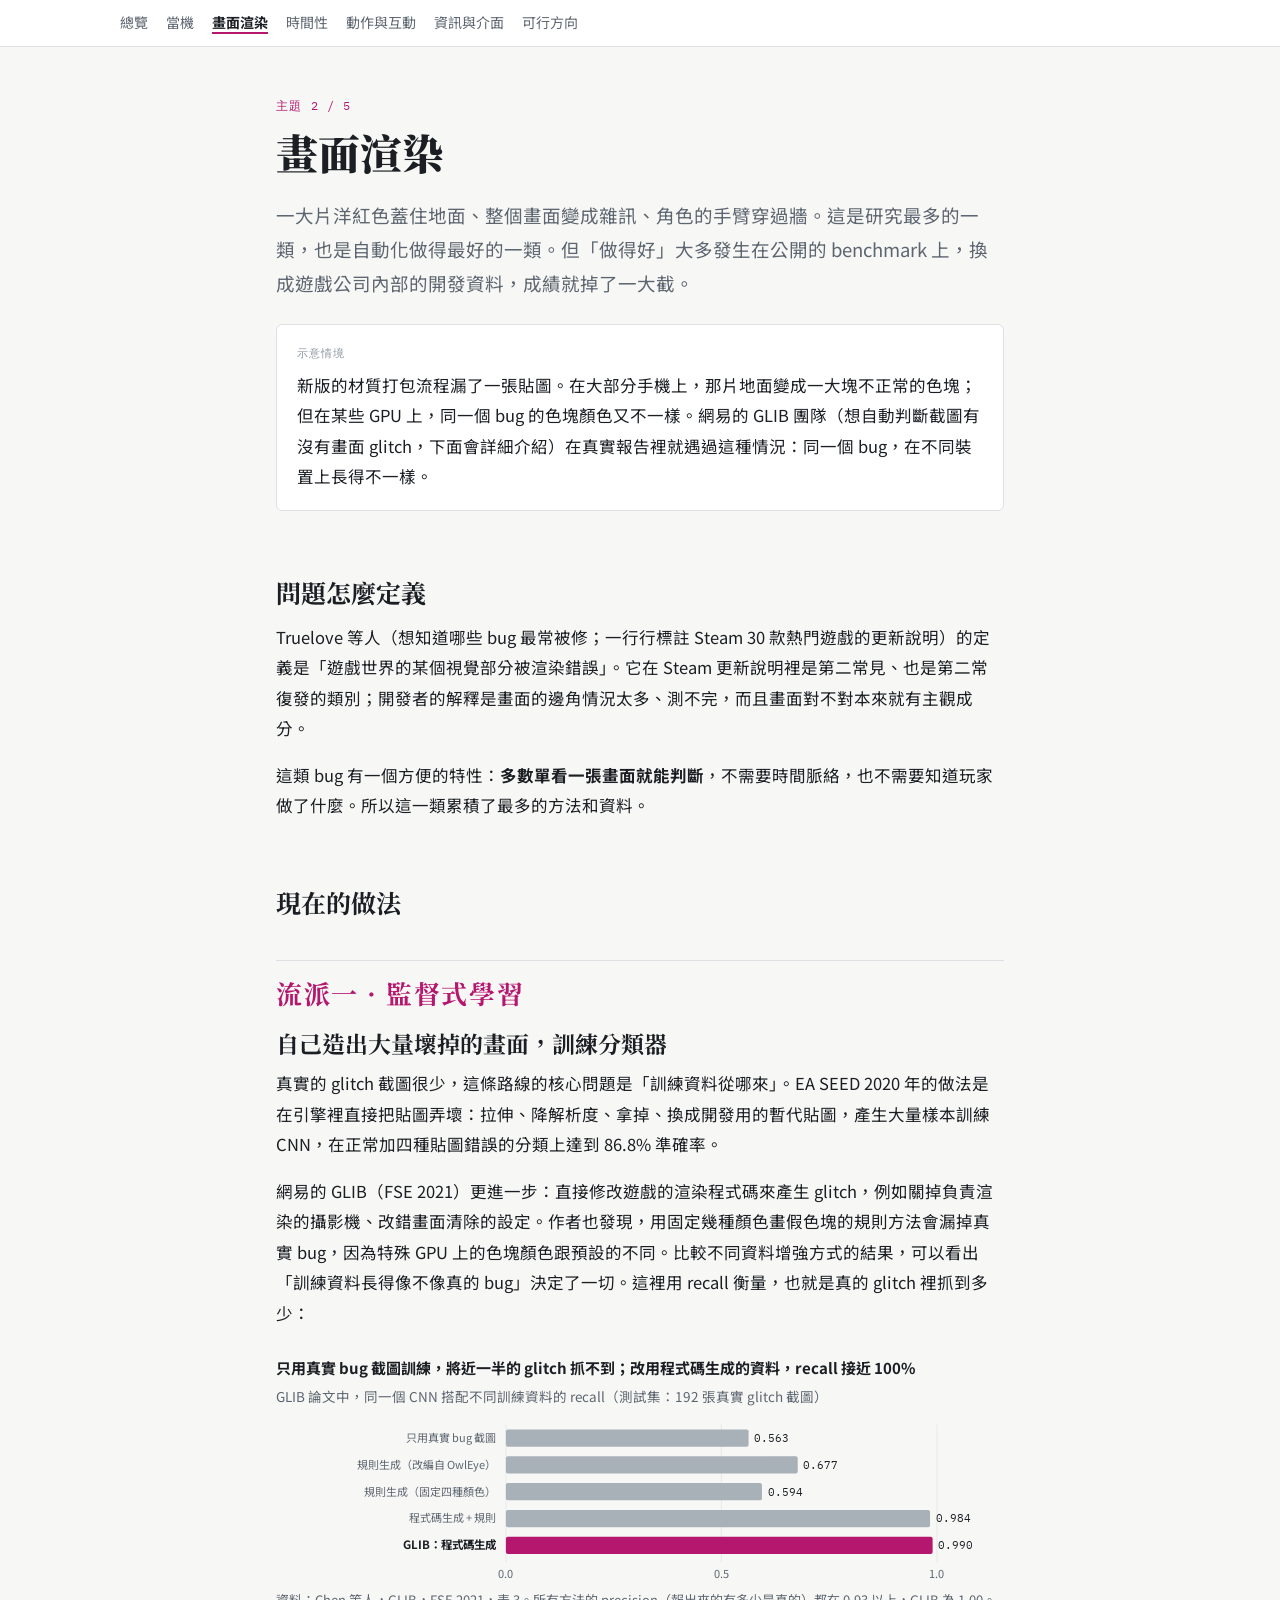
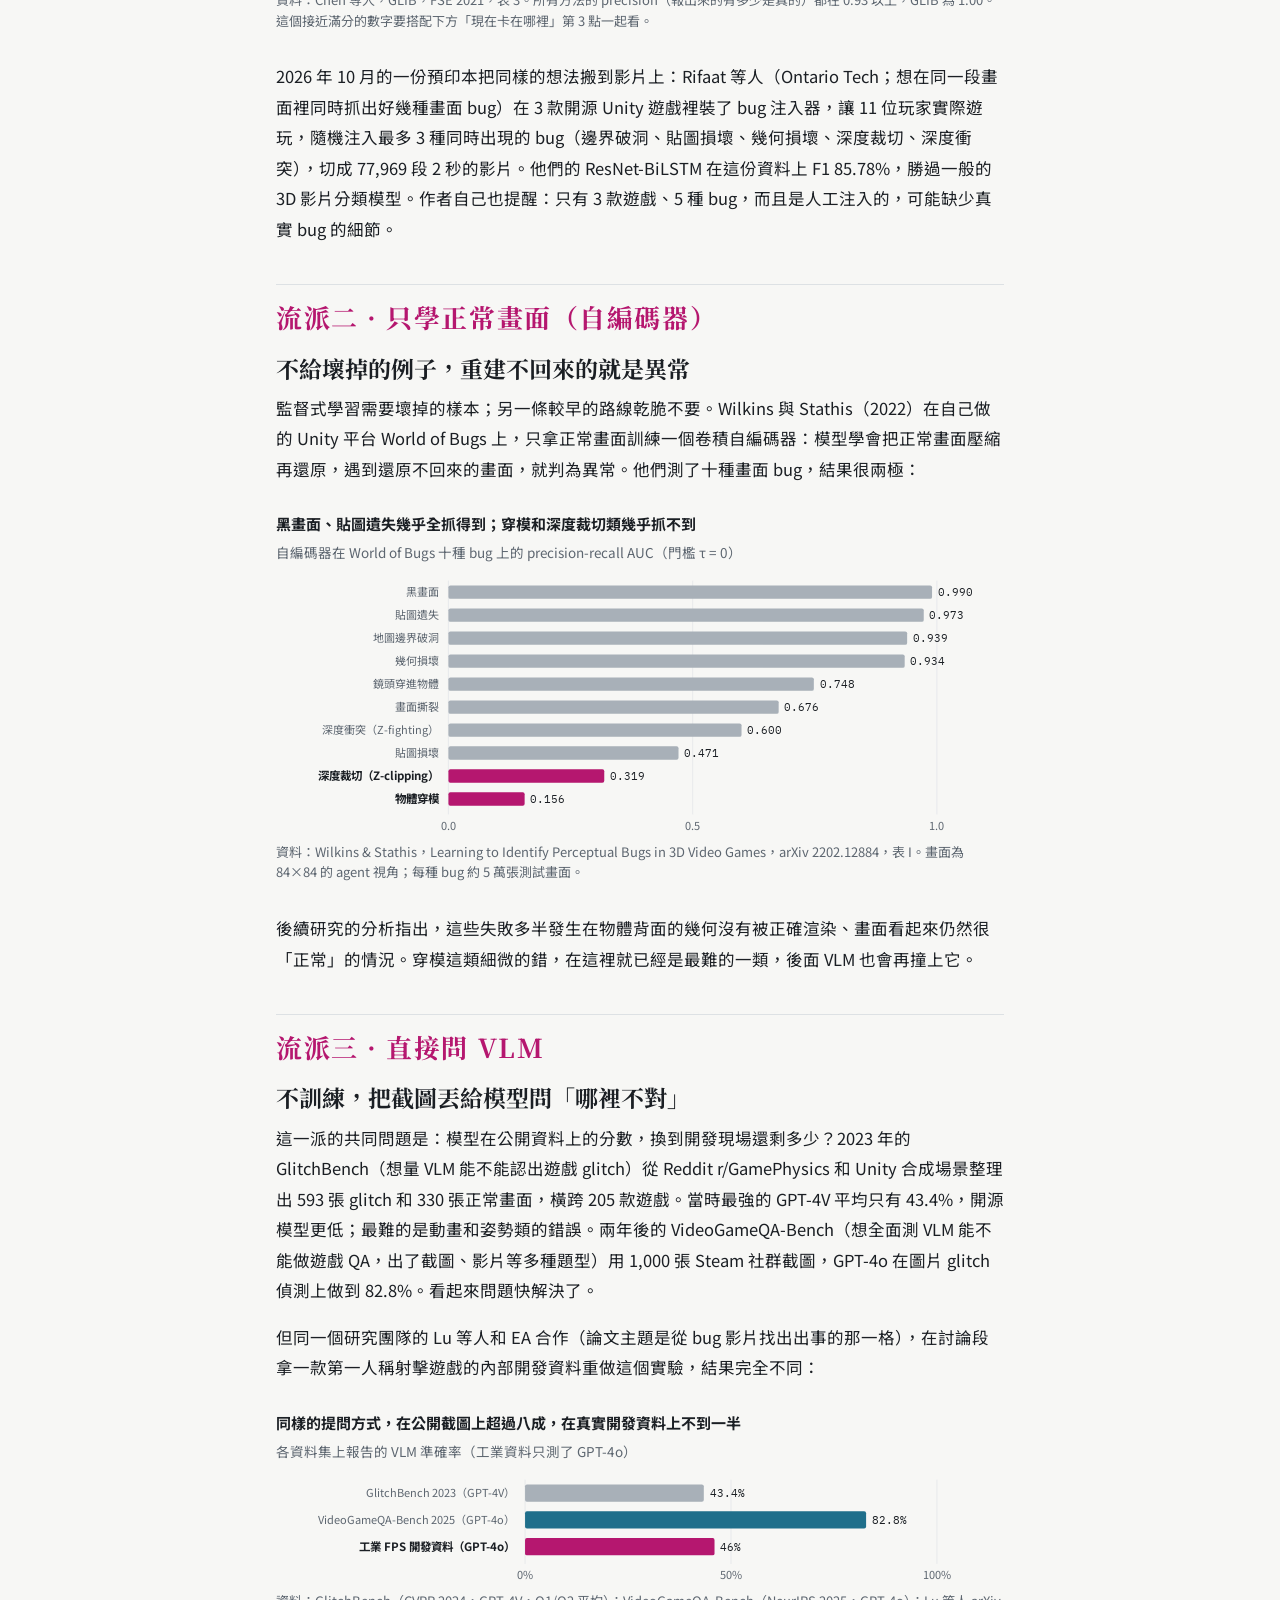
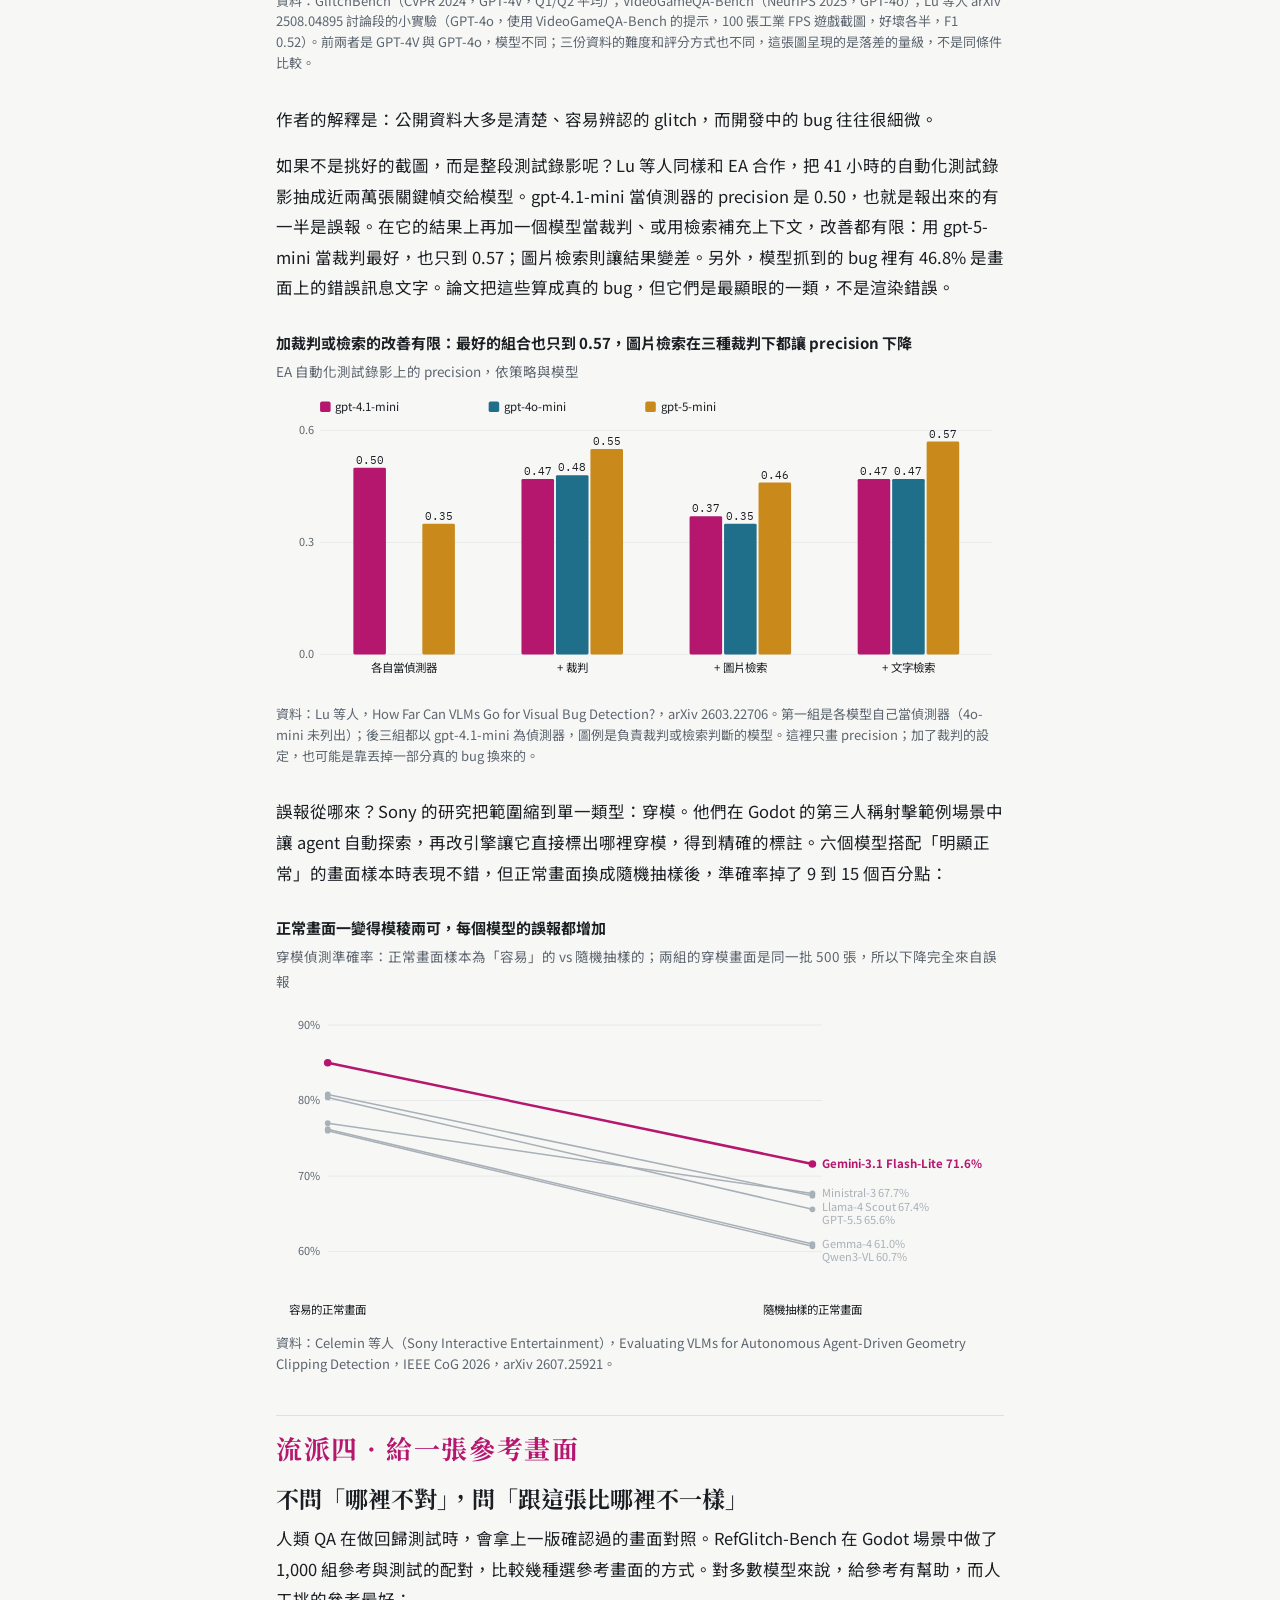
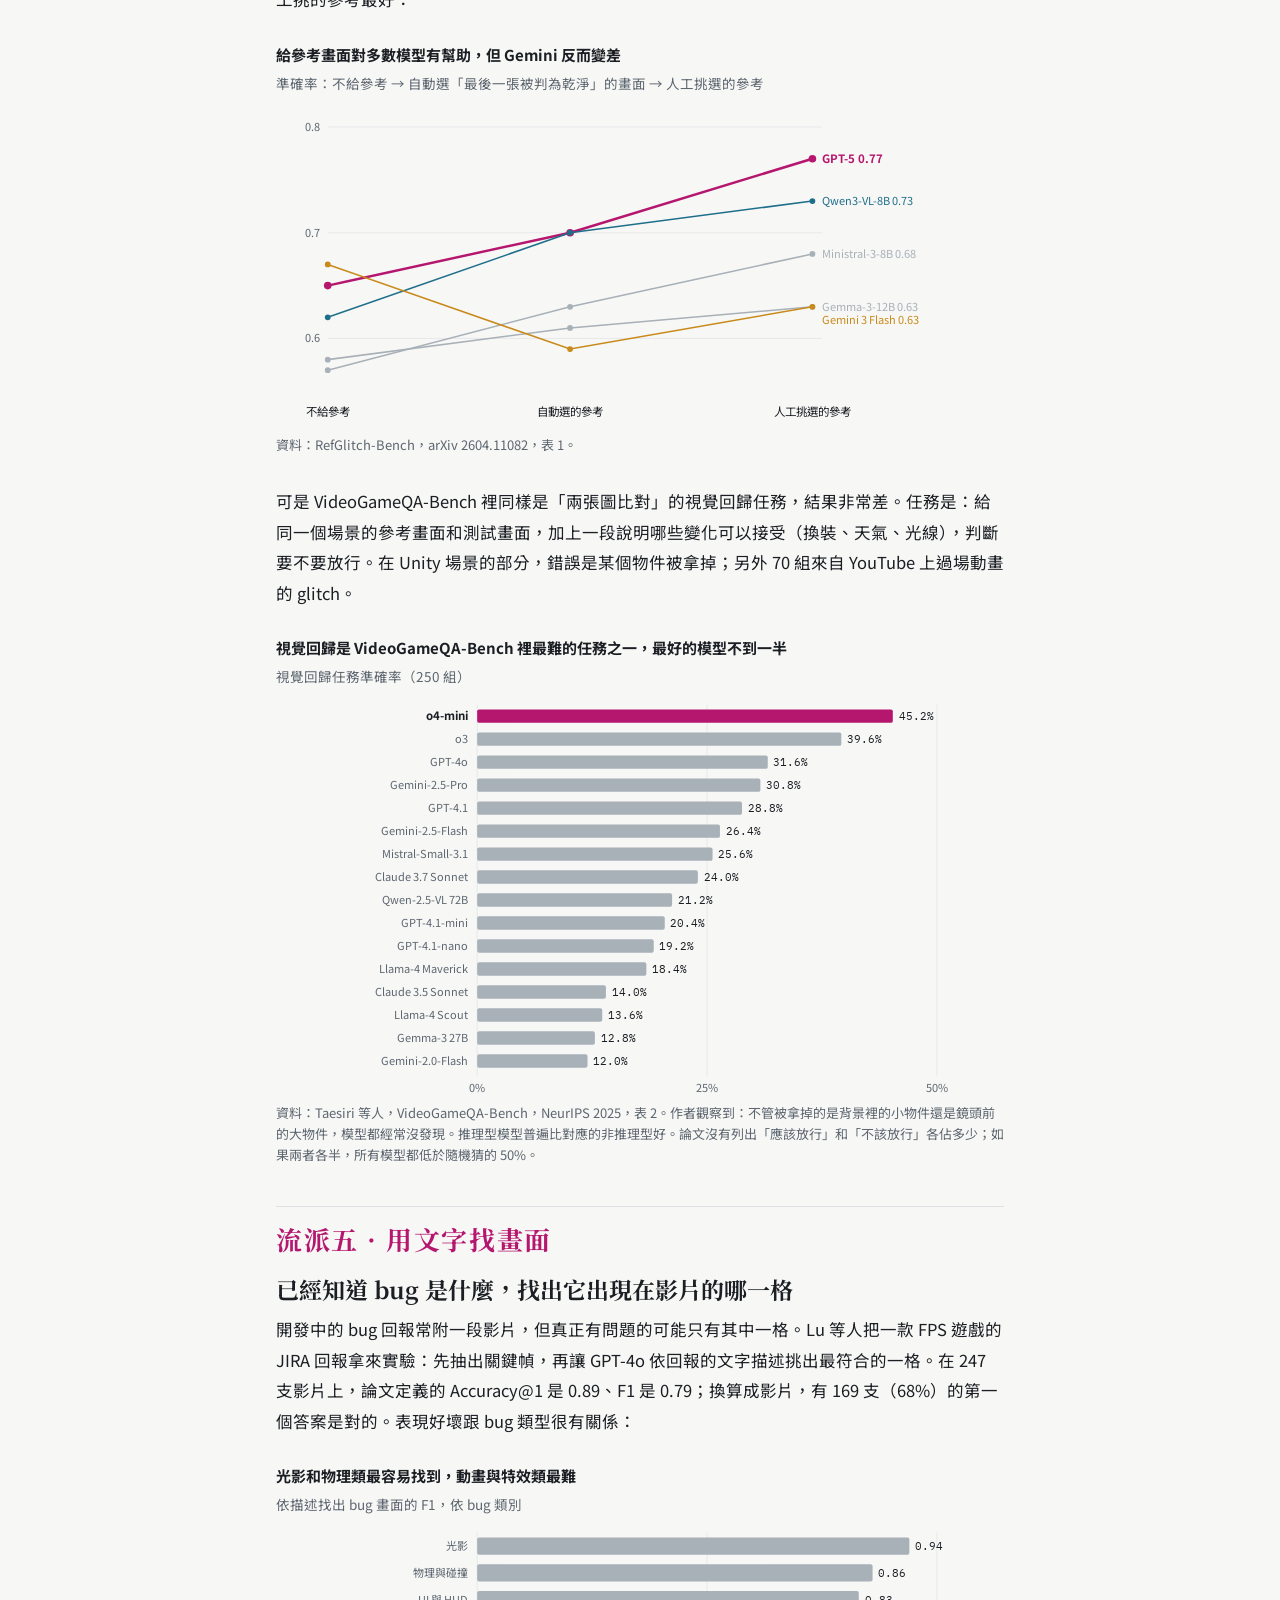
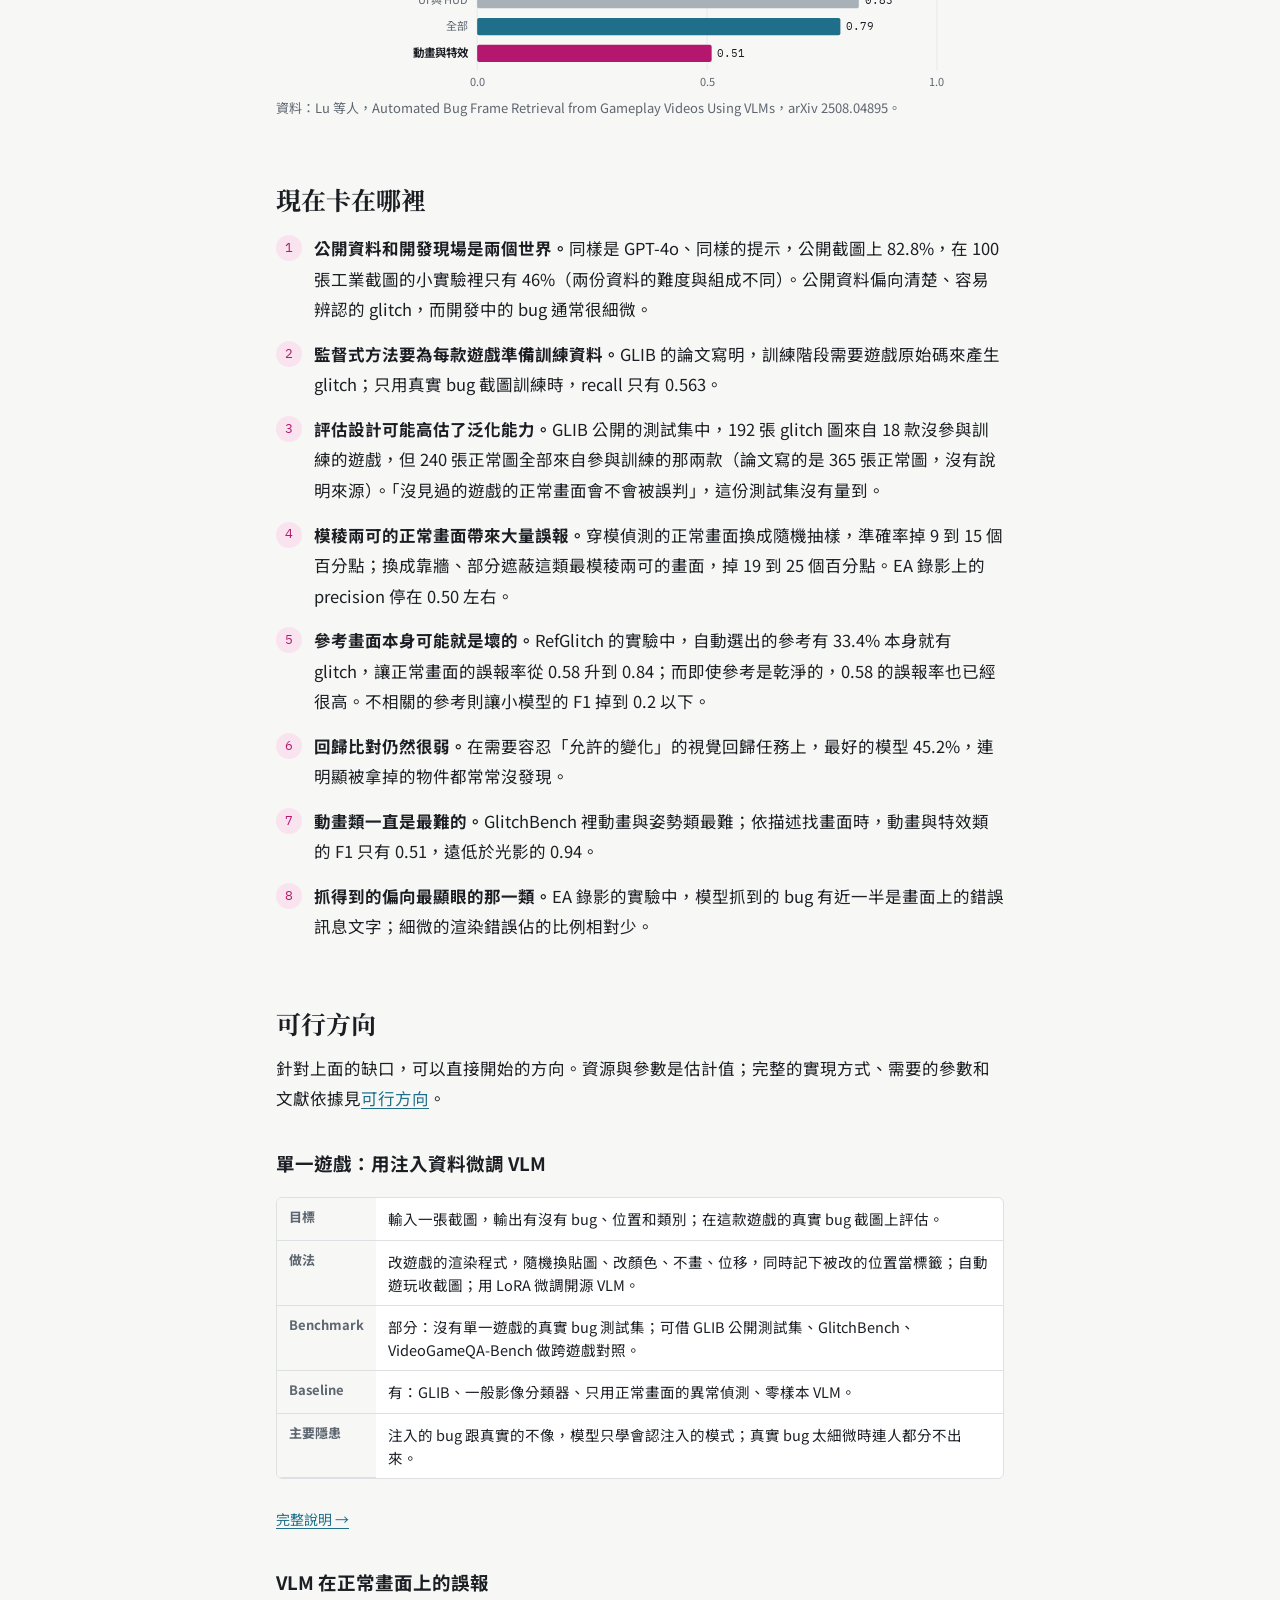
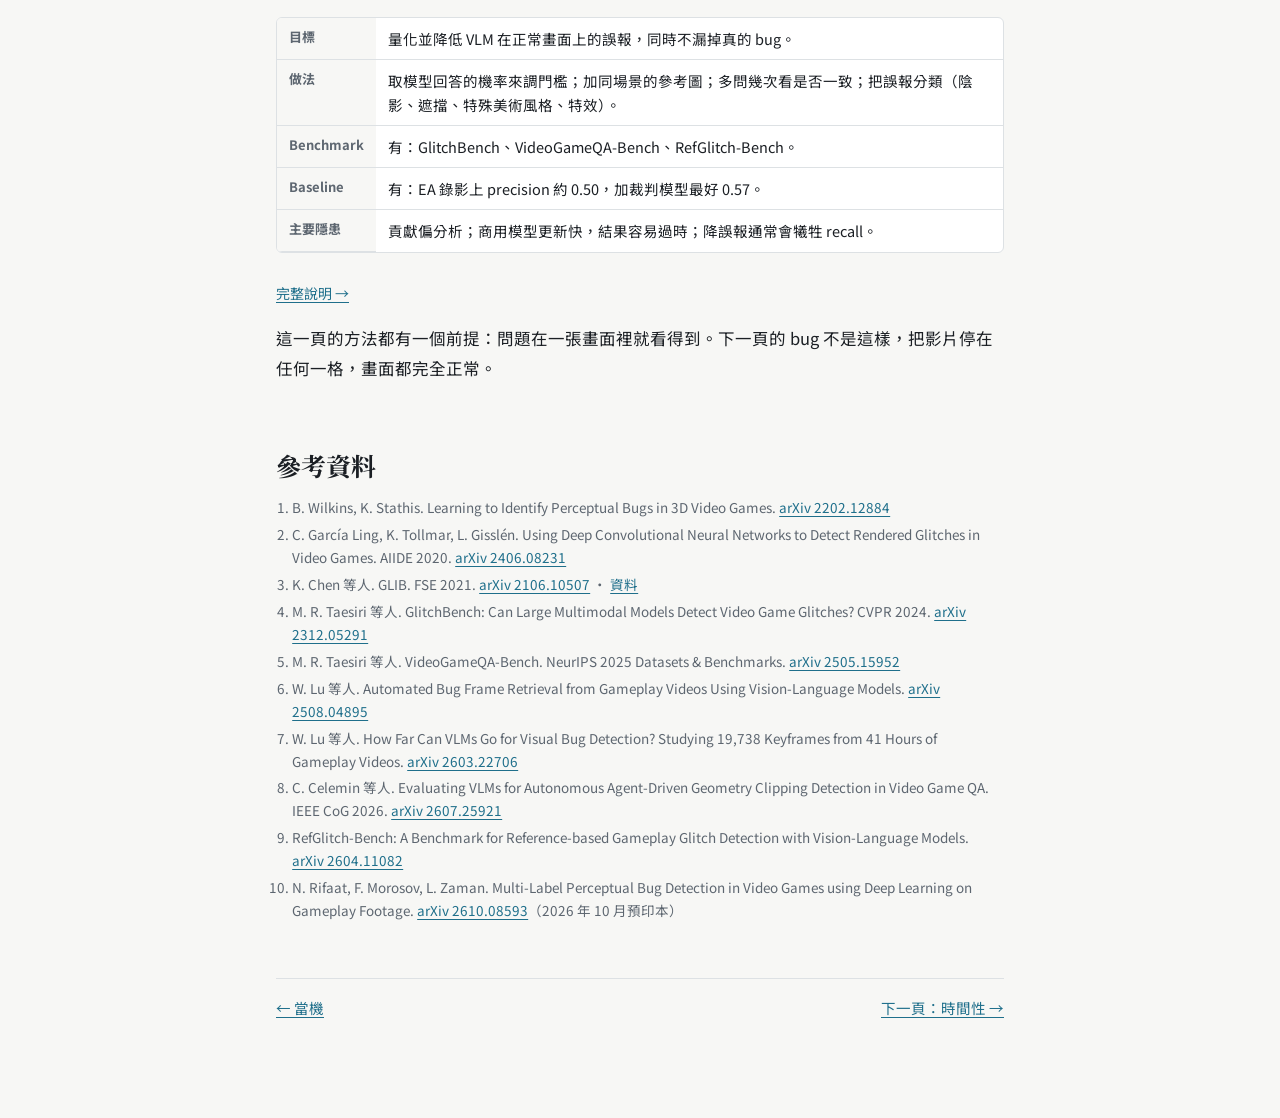
<file: graphics.html>
<!doctype html>
<html lang="zh-Hant">
<head>
<meta charset="utf-8">
<meta name="viewport" content="width=device-width, initial-scale=1, viewport-fit=cover">
<title>畫面渲染 · 遊戲 Bug 地圖</title>
<link rel="preconnect" href="https://fonts.googleapis.com">
<link rel="preconnect" href="https://fonts.gstatic.com" crossorigin>
<link rel="stylesheet" href="https://fonts.googleapis.com/css2?family=Noto+Sans+TC:wght@400;700&family=Noto+Serif+TC:wght@700;900&family=IBM+Plex+Mono:wght@400&display=swap">
<link rel="stylesheet" href="assets/style.css?v=2">
<script src="assets/charts.js"></script>
</head>
<body>
<nav class="topnav" aria-label="章節">
  <ul>
    <li><a href="index.html">總覽</a></li>
    <li><a href="crash.html">當機</a></li>
    <li><a href="graphics.html" aria-current="page">畫面渲染</a></li>
    <li><a href="temporal.html">時間性</a></li>
    <li><a href="interaction.html">動作與互動</a></li>
    <li><a href="information.html">資訊與介面</a></li>
    <li><a href="directions.html">可行方向</a></li>
  </ul>
</nav>

<main class="page">
  <div class="kicker">主題 2 / 5</div>
  <h1>畫面渲染</h1>
  <p class="lede">一大片洋紅色蓋住地面、整個畫面變成雜訊、角色的手臂穿過牆。這是研究最多的一類，也是自動化做得最好的一類。但「做得好」大多發生在公開的 benchmark 上，換成遊戲公司內部的開發資料，成績就掉了一大截。</p>

  <div class="scene">
    <span class="tag">示意情境</span>
    <p>新版的材質打包流程漏了一張貼圖。在大部分手機上，那片地面變成一大塊不正常的色塊；但在某些 GPU 上，同一個 bug 的色塊顏色又不一樣。網易的 GLIB 團隊（想自動判斷截圖有沒有畫面 glitch，下面會詳細介紹）在真實報告裡就遇過這種情況：同一個 bug，在不同裝置上長得不一樣。</p>
  </div>

  <h2>問題怎麼定義</h2>
  <p>Truelove 等人（想知道哪些 bug 最常被修；一行行標註 Steam 30 款熱門遊戲的更新說明）的定義是「遊戲世界的某個視覺部分被渲染錯誤」。它在 Steam 更新說明裡是第二常見、也是第二常復發的類別；開發者的解釋是畫面的邊角情況太多、測不完，而且畫面對不對本來就有主觀成分。</p>
  <p>這類 bug 有一個方便的特性：<strong>多數單看一張畫面就能判斷</strong>，不需要時間脈絡，也不需要知道玩家做了什麼。所以這一類累積了最多的方法和資料。</p>

  <h2>現在的做法</h2>

  <section class="school">
    <div class="label">流派一 · 監督式學習</div>
    <h3>自己造出大量壞掉的畫面，訓練分類器</h3>
    <p>真實的 glitch 截圖很少，這條路線的核心問題是「訓練資料從哪來」。EA SEED 2020 年的做法是在引擎裡直接把貼圖弄壞：拉伸、降解析度、拿掉、換成開發用的暫代貼圖，產生大量樣本訓練 CNN，在正常加四種貼圖錯誤的分類上達到 86.8% 準確率。</p>
    <p>網易的 GLIB（FSE 2021）更進一步：直接修改遊戲的渲染程式碼來產生 glitch，例如關掉負責渲染的攝影機、改錯畫面清除的設定。作者也發現，用固定幾種顏色畫假色塊的規則方法會漏掉真實 bug，因為特殊 GPU 上的色塊顏色跟預設的不同。比較不同資料增強方式的結果，可以看出「訓練資料長得像不像真的 bug」決定了一切。這裡用 recall 衡量，也就是真的 glitch 裡抓到多少：</p>
    <figure class="figure">
      <div class="figtitle">只用真實 bug 截圖訓練，將近一半的 glitch 抓不到；改用程式碼生成的資料，recall 接近 100%</div>
      <div class="figsub">GLIB 論文中，同一個 CNN 搭配不同訓練資料的 recall（測試集：192 張真實 glitch 截圖）</div>
      <div class="chart" id="ch-glib"></div>
      <figcaption>資料：Chen 等人，GLIB，FSE 2021，表 3。所有方法的 precision（報出來的有多少是真的）都在 0.93 以上，GLIB 為 1.00。這個接近滿分的數字要搭配下方「現在卡在哪裡」第 3 點一起看。</figcaption>
    </figure>
    <p>2026 年 10 月的一份預印本把同樣的想法搬到影片上：Rifaat 等人（Ontario Tech；想在同一段畫面裡同時抓出好幾種畫面 bug）在 3 款開源 Unity 遊戲裡裝了 bug 注入器，讓 11 位玩家實際遊玩，隨機注入最多 3 種同時出現的 bug（邊界破洞、貼圖損壞、幾何損壞、深度裁切、深度衝突），切成 77,969 段 2 秒的影片。他們的 ResNet-BiLSTM 在這份資料上 F1 85.78%，勝過一般的 3D 影片分類模型。作者自己也提醒：只有 3 款遊戲、5 種 bug，而且是人工注入的，可能缺少真實 bug 的細節。</p>
  </section>

  <section class="school">
    <div class="label">流派二 · 只學正常畫面（自編碼器）</div>
    <h3>不給壞掉的例子，重建不回來的就是異常</h3>
    <p>監督式學習需要壞掉的樣本；另一條較早的路線乾脆不要。Wilkins 與 Stathis（2022）在自己做的 Unity 平台 World of Bugs 上，只拿正常畫面訓練一個卷積自編碼器：模型學會把正常畫面壓縮再還原，遇到還原不回來的畫面，就判為異常。他們測了十種畫面 bug，結果很兩極：</p>
    <figure class="figure">
      <div class="figtitle">黑畫面、貼圖遺失幾乎全抓得到；穿模和深度裁切類幾乎抓不到</div>
      <div class="figsub">自編碼器在 World of Bugs 十種 bug 上的 precision-recall AUC（門檻 τ = 0）</div>
      <div class="chart" id="ch-ae"></div>
      <figcaption>資料：Wilkins &amp; Stathis，Learning to Identify Perceptual Bugs in 3D Video Games，arXiv 2202.12884，表 I。畫面為 84×84 的 agent 視角；每種 bug 約 5 萬張測試畫面。</figcaption>
    </figure>
    <p>後續研究的分析指出，這些失敗多半發生在物體背面的幾何沒有被正確渲染、畫面看起來仍然很「正常」的情況。穿模這類細微的錯，在這裡就已經是最難的一類，後面 VLM 也會再撞上它。</p>
  </section>

  <section class="school">
    <div class="label">流派三 · 直接問 VLM</div>
    <h3>不訓練，把截圖丟給模型問「哪裡不對」</h3>
    <p>這一派的共同問題是：模型在公開資料上的分數，換到開發現場還剩多少？2023 年的 GlitchBench（想量 VLM 能不能認出遊戲 glitch）從 Reddit r/GamePhysics 和 Unity 合成場景整理出 593 張 glitch 和 330 張正常畫面，橫跨 205 款遊戲。當時最強的 GPT-4V 平均只有 43.4%，開源模型更低；最難的是動畫和姿勢類的錯誤。兩年後的 VideoGameQA-Bench（想全面測 VLM 能不能做遊戲 QA，出了截圖、影片等多種題型）用 1,000 張 Steam 社群截圖，GPT-4o 在圖片 glitch 偵測上做到 82.8%。看起來問題快解決了。</p>
    <p>但同一個研究團隊的 Lu 等人和 EA 合作（論文主題是從 bug 影片找出出事的那一格），在討論段拿一款第一人稱射擊遊戲的內部開發資料重做這個實驗，結果完全不同：</p>
    <figure class="figure">
      <div class="figtitle">同樣的提問方式，在公開截圖上超過八成，在真實開發資料上不到一半</div>
      <div class="figsub">各資料集上報告的 VLM 準確率（工業資料只測了 GPT-4o）</div>
      <div class="chart" id="ch-gap"></div>
      <figcaption>資料：GlitchBench（CVPR 2024，GPT-4V，Q1/Q2 平均）；VideoGameQA-Bench（NeurIPS 2025，GPT-4o）；Lu 等人 arXiv 2508.04895 討論段的小實驗（GPT-4o，使用 VideoGameQA-Bench 的提示，100 張工業 FPS 遊戲截圖，好壞各半，F1 0.52）。前兩者是 GPT-4V 與 GPT-4o，模型不同；三份資料的難度和評分方式也不同，這張圖呈現的是落差的量級，不是同條件比較。</figcaption>
    </figure>
    <p>作者的解釋是：公開資料大多是清楚、容易辨認的 glitch，而開發中的 bug 往往很細微。</p>
    <p>如果不是挑好的截圖，而是整段測試錄影呢？Lu 等人同樣和 EA 合作，把 41 小時的自動化測試錄影抽成近兩萬張關鍵幀交給模型。gpt-4.1-mini 當偵測器的 precision 是 0.50，也就是報出來的有一半是誤報。在它的結果上再加一個模型當裁判、或用檢索補充上下文，改善都有限：用 gpt-5-mini 當裁判最好，也只到 0.57；圖片檢索則讓結果變差。另外，模型抓到的 bug 裡有 46.8% 是畫面上的錯誤訊息文字。論文把這些算成真的 bug，但它們是最顯眼的一類，不是渲染錯誤。</p>
    <figure class="figure">
      <div class="figtitle">加裁判或檢索的改善有限：最好的組合也只到 0.57，圖片檢索在三種裁判下都讓 precision 下降</div>
      <div class="figsub">EA 自動化測試錄影上的 precision，依策略與模型</div>
      <div class="chart" id="ch-triage"></div>
      <figcaption>資料：Lu 等人，How Far Can VLMs Go for Visual Bug Detection?，arXiv 2603.22706。第一組是各模型自己當偵測器（4o-mini 未列出）；後三組都以 gpt-4.1-mini 為偵測器，圖例是負責裁判或檢索判斷的模型。這裡只畫 precision；加了裁判的設定，也可能是靠丟掉一部分真的 bug 換來的。</figcaption>
    </figure>
    <p>誤報從哪來？Sony 的研究把範圍縮到單一類型：穿模。他們在 Godot 的第三人稱射擊範例場景中讓 agent 自動探索，再改引擎讓它直接標出哪裡穿模，得到精確的標註。六個模型搭配「明顯正常」的畫面樣本時表現不錯，但正常畫面換成隨機抽樣後，準確率掉了 9 到 15 個百分點：</p>
    <figure class="figure">
      <div class="figtitle">正常畫面一變得模稜兩可，每個模型的誤報都增加</div>
      <div class="figsub">穿模偵測準確率：正常畫面樣本為「容易」的 vs 隨機抽樣的；兩組的穿模畫面是同一批 500 張，所以下降完全來自誤報</div>
      <div class="chart" id="ch-clip"></div>
      <figcaption>資料：Celemin 等人（Sony Interactive Entertainment），Evaluating VLMs for Autonomous Agent-Driven Geometry Clipping Detection，IEEE CoG 2026，arXiv 2607.25921。</figcaption>
    </figure>
  </section>

  <section class="school">
    <div class="label">流派四 · 給一張參考畫面</div>
    <h3>不問「哪裡不對」，問「跟這張比哪裡不一樣」</h3>
    <p>人類 QA 在做回歸測試時，會拿上一版確認過的畫面對照。RefGlitch-Bench 在 Godot 場景中做了 1,000 組參考與測試的配對，比較幾種選參考畫面的方式。對多數模型來說，給參考有幫助，而人工挑的參考最好：</p>
    <figure class="figure">
      <div class="figtitle">給參考畫面對多數模型有幫助，但 Gemini 反而變差</div>
      <div class="figsub">準確率：不給參考 → 自動選「最後一張被判為乾淨」的畫面 → 人工挑選的參考</div>
      <div class="chart" id="ch-ref"></div>
      <figcaption>資料：RefGlitch-Bench，arXiv 2604.11082，表 1。</figcaption>
    </figure>
    <p>可是 VideoGameQA-Bench 裡同樣是「兩張圖比對」的視覺回歸任務，結果非常差。任務是：給同一個場景的參考畫面和測試畫面，加上一段說明哪些變化可以接受（換裝、天氣、光線），判斷要不要放行。在 Unity 場景的部分，錯誤是某個物件被拿掉；另外 70 組來自 YouTube 上過場動畫的 glitch。</p>
    <figure class="figure">
      <div class="figtitle">視覺回歸是 VideoGameQA-Bench 裡最難的任務之一，最好的模型不到一半</div>
      <div class="figsub">視覺回歸任務準確率（250 組）</div>
      <div class="chart" id="ch-vr"></div>
      <figcaption>資料：Taesiri 等人，VideoGameQA-Bench，NeurIPS 2025，表 2。作者觀察到：不管被拿掉的是背景裡的小物件還是鏡頭前的大物件，模型都經常沒發現。推理型模型普遍比對應的非推理型好。論文沒有列出「應該放行」和「不該放行」各佔多少；如果兩者各半，所有模型都低於隨機猜的 50%。</figcaption>
    </figure>
  </section>

  <section class="school">
    <div class="label">流派五 · 用文字找畫面</div>
    <h3>已經知道 bug 是什麼，找出它出現在影片的哪一格</h3>
    <p>開發中的 bug 回報常附一段影片，但真正有問題的可能只有其中一格。Lu 等人把一款 FPS 遊戲的 JIRA 回報拿來實驗：先抽出關鍵幀，再讓 GPT-4o 依回報的文字描述挑出最符合的一格。在 247 支影片上，論文定義的 Accuracy@1 是 0.89、F1 是 0.79；換算成影片，有 169 支（68%）的第一個答案是對的。表現好壞跟 bug 類型很有關係：</p>
    <figure class="figure">
      <div class="figtitle">光影和物理類最容易找到，動畫與特效類最難</div>
      <div class="figsub">依描述找出 bug 畫面的 F1，依 bug 類別</div>
      <div class="chart" id="ch-retr"></div>
      <figcaption>資料：Lu 等人，Automated Bug Frame Retrieval from Gameplay Videos Using VLMs，arXiv 2508.04895。</figcaption>
    </figure>
  </section>

  <h2>現在卡在哪裡</h2>
  <ol class="problems">
    <li><strong>公開資料和開發現場是兩個世界。</strong>同樣是 GPT-4o、同樣的提示，公開截圖上 82.8%，在 100 張工業截圖的小實驗裡只有 46%（兩份資料的難度與組成不同）。公開資料偏向清楚、容易辨認的 glitch，而開發中的 bug 通常很細微。</li>
    <li><strong>監督式方法要為每款遊戲準備訓練資料。</strong>GLIB 的論文寫明，訓練階段需要遊戲原始碼來產生 glitch；只用真實 bug 截圖訓練時，recall 只有 0.563。</li>
    <li><strong>評估設計可能高估了泛化能力。</strong>GLIB 公開的測試集中，192 張 glitch 圖來自 18 款沒參與訓練的遊戲，但 240 張正常圖全部來自參與訓練的那兩款（論文寫的是 365 張正常圖，沒有說明來源）。「沒見過的遊戲的正常畫面會不會被誤判」，這份測試集沒有量到。</li>
    <li><strong>模稜兩可的正常畫面帶來大量誤報。</strong>穿模偵測的正常畫面換成隨機抽樣，準確率掉 9 到 15 個百分點；換成靠牆、部分遮蔽這類最模稜兩可的畫面，掉 19 到 25 個百分點。EA 錄影上的 precision 停在 0.50 左右。</li>
    <li><strong>參考畫面本身可能就是壞的。</strong>RefGlitch 的實驗中，自動選出的參考有 33.4% 本身就有 glitch，讓正常畫面的誤報率從 0.58 升到 0.84；而即使參考是乾淨的，0.58 的誤報率也已經很高。不相關的參考則讓小模型的 F1 掉到 0.2 以下。</li>
    <li><strong>回歸比對仍然很弱。</strong>在需要容忍「允許的變化」的視覺回歸任務上，最好的模型 45.2%，連明顯被拿掉的物件都常常沒發現。</li>
    <li><strong>動畫類一直是最難的。</strong>GlitchBench 裡動畫與姿勢類最難；依描述找畫面時，動畫與特效類的 F1 只有 0.51，遠低於光影的 0.94。</li>
    <li><strong>抓得到的偏向最顯眼的那一類。</strong>EA 錄影的實驗中，模型抓到的 bug 有近一半是畫面上的錯誤訊息文字；細微的渲染錯誤佔的比例相對少。</li>
  </ol>

  <h2 id="next">可行方向</h2>
  <p>針對上面的缺口，可以直接開始的方向。資源與參數是估計值；完整的實現方式、需要的參數和文獻依據見<a href="directions.html">可行方向</a>。</p>
  <h3>單一遊戲：用注入資料微調 VLM</h3>
  <div class="tablebox">
  <table>
    <tbody>
      <tr><th>目標</th><td>輸入一張截圖，輸出有沒有 bug、位置和類別；在這款遊戲的真實 bug 截圖上評估。</td></tr>
      <tr><th>做法</th><td>改遊戲的渲染程式，隨機換貼圖、改顏色、不畫、位移，同時記下被改的位置當標籤；自動遊玩收截圖；用 LoRA 微調開源 VLM。</td></tr>
      <tr><th>Benchmark</th><td>部分：沒有單一遊戲的真實 bug 測試集；可借 GLIB 公開測試集、GlitchBench、VideoGameQA-Bench 做跨遊戲對照。</td></tr>
      <tr><th>Baseline</th><td>有：GLIB、一般影像分類器、只用正常畫面的異常偵測、零樣本 VLM。</td></tr>
      <tr><th>主要隱患</th><td>注入的 bug 跟真實的不像，模型只學會認注入的模式；真實 bug 太細微時連人都分不出來。</td></tr>
    </tbody>
  </table>
  </div>
  <p class="small"><a href="directions.html#d1">完整說明 →</a></p>
  <h3>VLM 在正常畫面上的誤報</h3>
  <div class="tablebox">
  <table>
    <tbody>
      <tr><th>目標</th><td>量化並降低 VLM 在正常畫面上的誤報，同時不漏掉真的 bug。</td></tr>
      <tr><th>做法</th><td>取模型回答的機率來調門檻；加同場景的參考圖；多問幾次看是否一致；把誤報分類（陰影、遮擋、特殊美術風格、特效）。</td></tr>
      <tr><th>Benchmark</th><td>有：GlitchBench、VideoGameQA-Bench、RefGlitch-Bench。</td></tr>
      <tr><th>Baseline</th><td>有：EA 錄影上 precision 約 0.50，加裁判模型最好 0.57。</td></tr>
      <tr><th>主要隱患</th><td>貢獻偏分析；商用模型更新快，結果容易過時；降誤報通常會犧牲 recall。</td></tr>
    </tbody>
  </table>
  </div>
  <p class="small"><a href="directions.html#d5">完整說明 →</a></p>

  <p>這一頁的方法都有一個前提：問題在一張畫面裡就看得到。下一頁的 bug 不是這樣，把影片停在任何一格，畫面都完全正常。</p>

  <h2>參考資料</h2>
  <ol class="refs">
    <li>B. Wilkins, K. Stathis. Learning to Identify Perceptual Bugs in 3D Video Games. <a href="https://arxiv.org/abs/2202.12884">arXiv 2202.12884</a></li>
    <li>C. García Ling, K. Tollmar, L. Gisslén. Using Deep Convolutional Neural Networks to Detect Rendered Glitches in Video Games. AIIDE 2020. <a href="https://arxiv.org/abs/2406.08231">arXiv 2406.08231</a></li>
    <li>K. Chen 等人. GLIB. FSE 2021. <a href="https://arxiv.org/abs/2106.10507">arXiv 2106.10507</a> · <a href="https://zenodo.org/records/5081242">資料</a></li>
    <li>M. R. Taesiri 等人. GlitchBench: Can Large Multimodal Models Detect Video Game Glitches? CVPR 2024. <a href="https://arxiv.org/abs/2312.05291">arXiv 2312.05291</a></li>
    <li>M. R. Taesiri 等人. VideoGameQA-Bench. NeurIPS 2025 Datasets &amp; Benchmarks. <a href="https://arxiv.org/abs/2505.15952">arXiv 2505.15952</a></li>
    <li>W. Lu 等人. Automated Bug Frame Retrieval from Gameplay Videos Using Vision-Language Models. <a href="https://arxiv.org/abs/2508.04895">arXiv 2508.04895</a></li>
    <li>W. Lu 等人. How Far Can VLMs Go for Visual Bug Detection? Studying 19,738 Keyframes from 41 Hours of Gameplay Videos. <a href="https://arxiv.org/abs/2603.22706">arXiv 2603.22706</a></li>
    <li>C. Celemin 等人. Evaluating VLMs for Autonomous Agent-Driven Geometry Clipping Detection in Video Game QA. IEEE CoG 2026. <a href="https://arxiv.org/abs/2607.25921">arXiv 2607.25921</a></li>
    <li>RefGlitch-Bench: A Benchmark for Reference-based Gameplay Glitch Detection with Vision-Language Models. <a href="https://arxiv.org/abs/2604.11082">arXiv 2604.11082</a></li>
    <li>N. Rifaat, F. Morosov, L. Zaman. Multi-Label Perceptual Bug Detection in Video Games using Deep Learning on Gameplay Footage. <a href="https://arxiv.org/abs/2610.08593">arXiv 2610.08593</a>（2026 年 10 月預印本）</li>
  </ol>

  <div class="pagenav"><a href="crash.html">← 當機</a><a href="temporal.html">下一頁：時間性 →</a></div>
</main>

<script>
Charts.hbar('#ch-glib', {
  title: 'GLIB 不同訓練資料的 recall', max: 1, ticks: [0, 0.5, 1], tickDecimals: 1, decimals: 3, labelWidth: 230,
  rows: [
    { label: '只用真實 bug 截圖', value: 0.563 },
    { label: '規則生成（改編自 OwlEye）', value: 0.677 },
    { label: '規則生成（固定四種顏色）', value: 0.594 },
    { label: '程式碼生成 + 規則', value: 0.984 },
    { label: 'GLIB：程式碼生成', value: 0.99, hl: true, text: '0.990' }
  ]
});
Charts.hbar('#ch-gap', {
  title: '公開資料與工業資料上的 glitch 偵測準確率', max: 100, unit: '%', ticks: [0, 50, 100], decimals: 1, labelWidth: 250,
  rows: [
    { label: 'GlitchBench 2023（GPT-4V）', value: 43.4, color: 'var(--grey)' },
    { label: 'VideoGameQA-Bench 2025（GPT-4o）', value: 82.8, color: 'var(--c2)' },
    { label: '工業 FPS 開發資料（GPT-4o）', value: 46, hl: true, text: '46%' }
  ]
});
Charts.grouped('#ch-triage', {
  title: 'EA 錄影上不同策略的 precision',
  groups: ['各自當偵測器', '+ 裁判', '+ 圖片檢索', '+ 文字檢索'],
  series: [
    { name: 'gpt-4.1-mini', color: 'var(--accent)', values: [0.50, 0.47, 0.37, 0.47] },
    { name: 'gpt-4o-mini', color: 'var(--c2)', values: [null, 0.48, 0.35, 0.47] },
    { name: 'gpt-5-mini', color: 'var(--c3)', values: [0.35, 0.55, 0.46, 0.57] }
  ],
  max: 0.6, ticks: [0, 0.3, 0.6], tickDecimals: 1, decimals: 2, showValues: true
});
Charts.hbar('#ch-ae', {
  title: '自編碼器在十種畫面 bug 上的 PR-AUC', max: 1, ticks: [0, 0.5, 1], tickDecimals: 1, decimals: 3, labelWidth: 170, rowHeight: 24,
  rows: [
    { label: '黑畫面', value: 0.990 },
    { label: '貼圖遺失', value: 0.973 },
    { label: '地圖邊界破洞', value: 0.939 },
    { label: '幾何損壞', value: 0.934 },
    { label: '鏡頭穿進物體', value: 0.748 },
    { label: '畫面撕裂', value: 0.676 },
    { label: '深度衝突（Z-fighting）', value: 0.600 },
    { label: '貼圖損壞', value: 0.471 },
    { label: '深度裁切（Z-clipping）', value: 0.319, hl: true },
    { label: '物體穿模', value: 0.156, hl: true }
  ]
});
Charts.slope('#ch-clip', {
  title: '穿模偵測：容易對照組 vs 隨機對照組',
  x: ['容易的正常畫面', '隨機抽樣的正常畫面'], min: 55, max: 90, ticks: [60, 70, 80, 90], unit: '%', decimals: 1,
  series: [
    { name: 'Gemini-3.1 Flash-Lite', values: [85.0, 71.6], hl: true },
    { name: 'Llama-4 Scout', values: [80.8, 67.4] },
    { name: 'GPT-5.5', values: [80.4, 65.6] },
    { name: 'Ministral-3', values: [77.0, 67.7] },
    { name: 'Gemma-4', values: [76.2, 61.0] },
    { name: 'Qwen3-VL', values: [76.0, 60.7] }
  ]
});
Charts.slope('#ch-ref', {
  title: 'RefGlitch：參考畫面對準確率的影響',
  x: ['不給參考', '自動選的參考', '人工挑選的參考'], min: 0.55, max: 0.8, ticks: [0.6, 0.7, 0.8], tickDecimals: 1, decimals: 2,
  series: [
    { name: 'GPT-5', values: [0.65, 0.70, 0.77], hl: true },
    { name: 'Qwen3-VL-8B', values: [0.62, 0.70, 0.73], color: 'var(--c2)' },
    { name: 'Ministral-3-8B', values: [0.57, 0.63, 0.68] },
    { name: 'Gemma-3-12B', values: [0.58, 0.61, 0.63] },
    { name: 'Gemini 3 Flash', values: [0.67, 0.59, 0.63], color: 'var(--c3)' }
  ]
});
Charts.hbar('#ch-vr', {
  title: 'VideoGameQA-Bench 視覺回歸準確率', max: 50, unit: '%', ticks: [0, 25, 50], decimals: 1, labelWidth: 200, rowHeight: 24,
  rows: [
    { label: 'o4-mini', value: 45.2, hl: true },
    { label: 'o3', value: 39.6 },
    { label: 'GPT-4o', value: 31.6 },
    { label: 'Gemini-2.5-Pro', value: 30.8 },
    { label: 'GPT-4.1', value: 28.8 },
    { label: 'Gemini-2.5-Flash', value: 26.4 },
    { label: 'Mistral-Small-3.1', value: 25.6 },
    { label: 'Claude 3.7 Sonnet', value: 24.0 },
    { label: 'Qwen-2.5-VL 72B', value: 21.2 },
    { label: 'GPT-4.1-mini', value: 20.4 },
    { label: 'GPT-4.1-nano', value: 19.2 },
    { label: 'Llama-4 Maverick', value: 18.4 },
    { label: 'Claude 3.5 Sonnet', value: 14.0 },
    { label: 'Llama-4 Scout', value: 13.6 },
    { label: 'Gemma-3 27B', value: 12.8 },
    { label: 'Gemini-2.0-Flash', value: 12.0 }
  ]
});
Charts.hbar('#ch-retr', {
  title: '依描述找 bug 畫面的 F1，依類別', max: 1, ticks: [0, 0.5, 1], tickDecimals: 1, decimals: 2, labelWidth: 200,
  rows: [
    { label: '光影', value: 0.94 },
    { label: '物理與碰撞', value: 0.86 },
    { label: 'UI 與 HUD', value: 0.83 },
    { label: '全部', value: 0.79, color: 'var(--c2)' },
    { label: '動畫與特效', value: 0.51, hl: true }
  ]
});
</script>
</body>
</html>
</file>
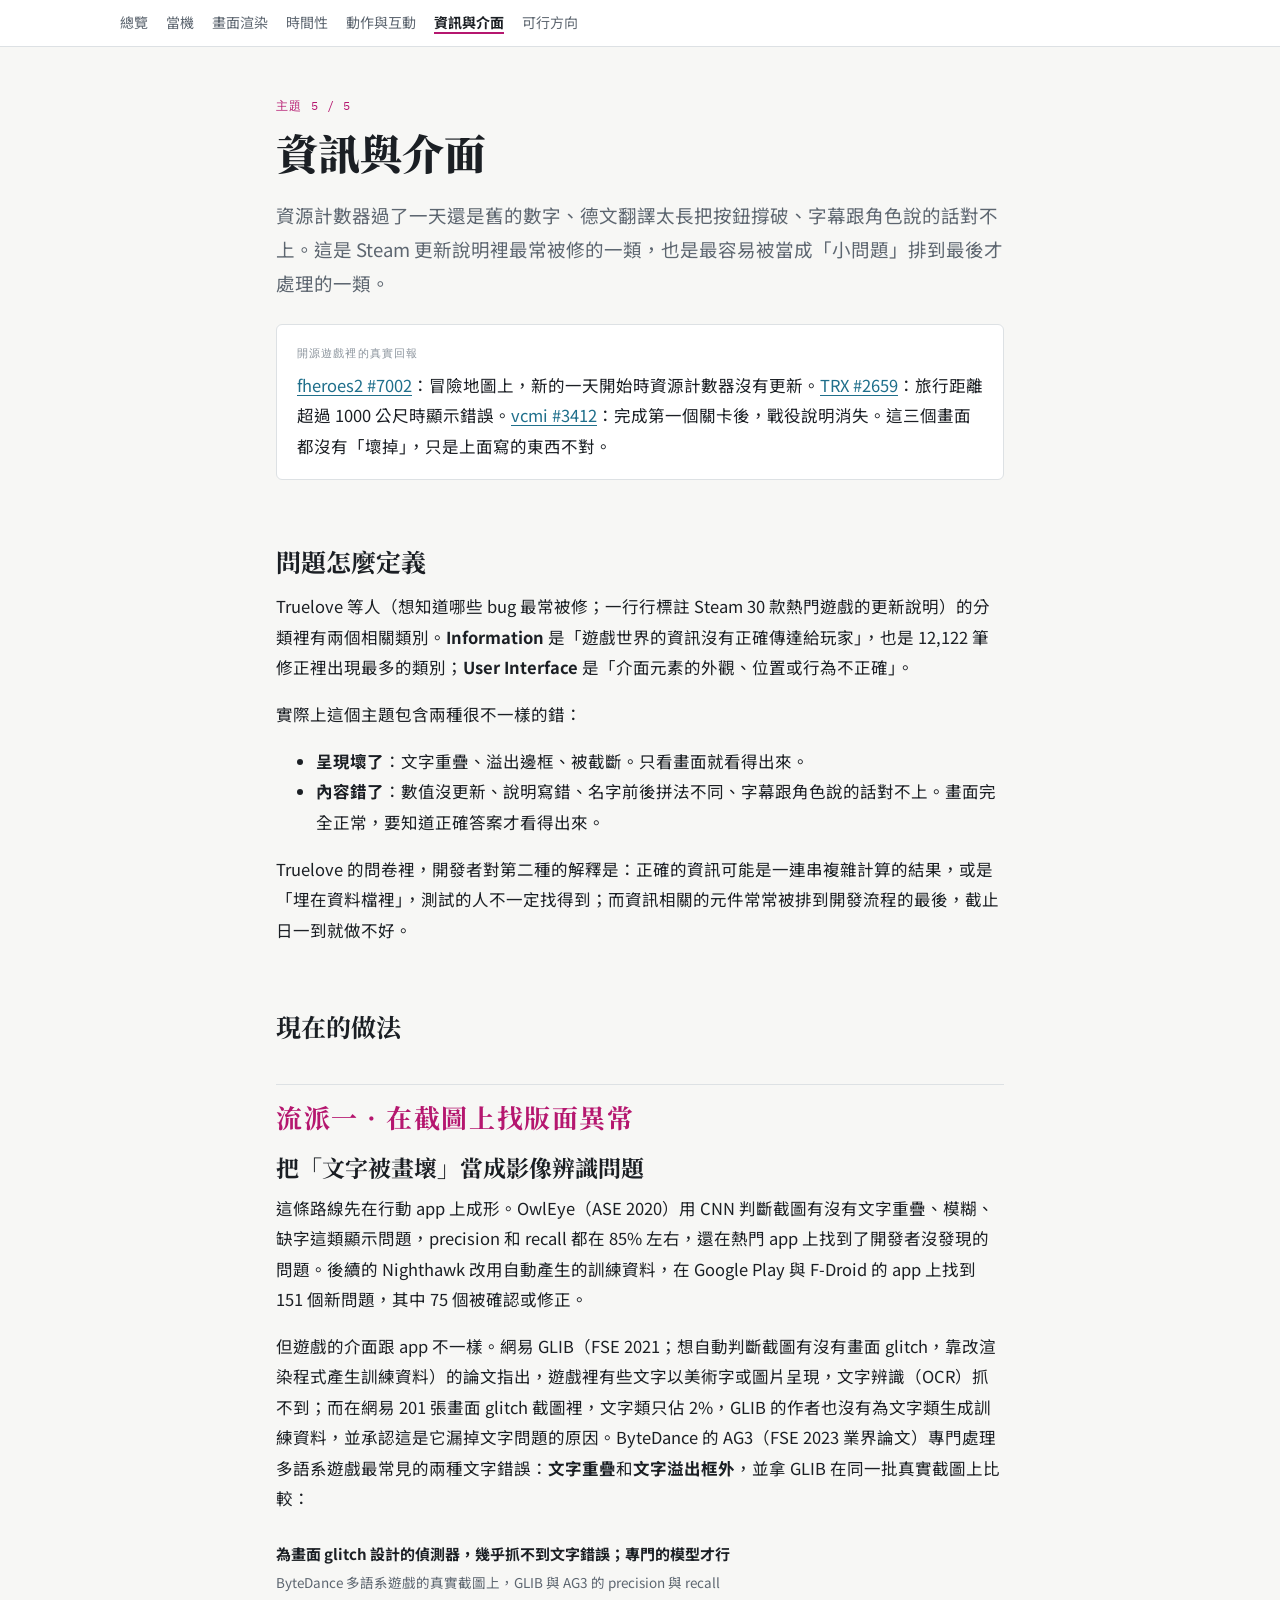
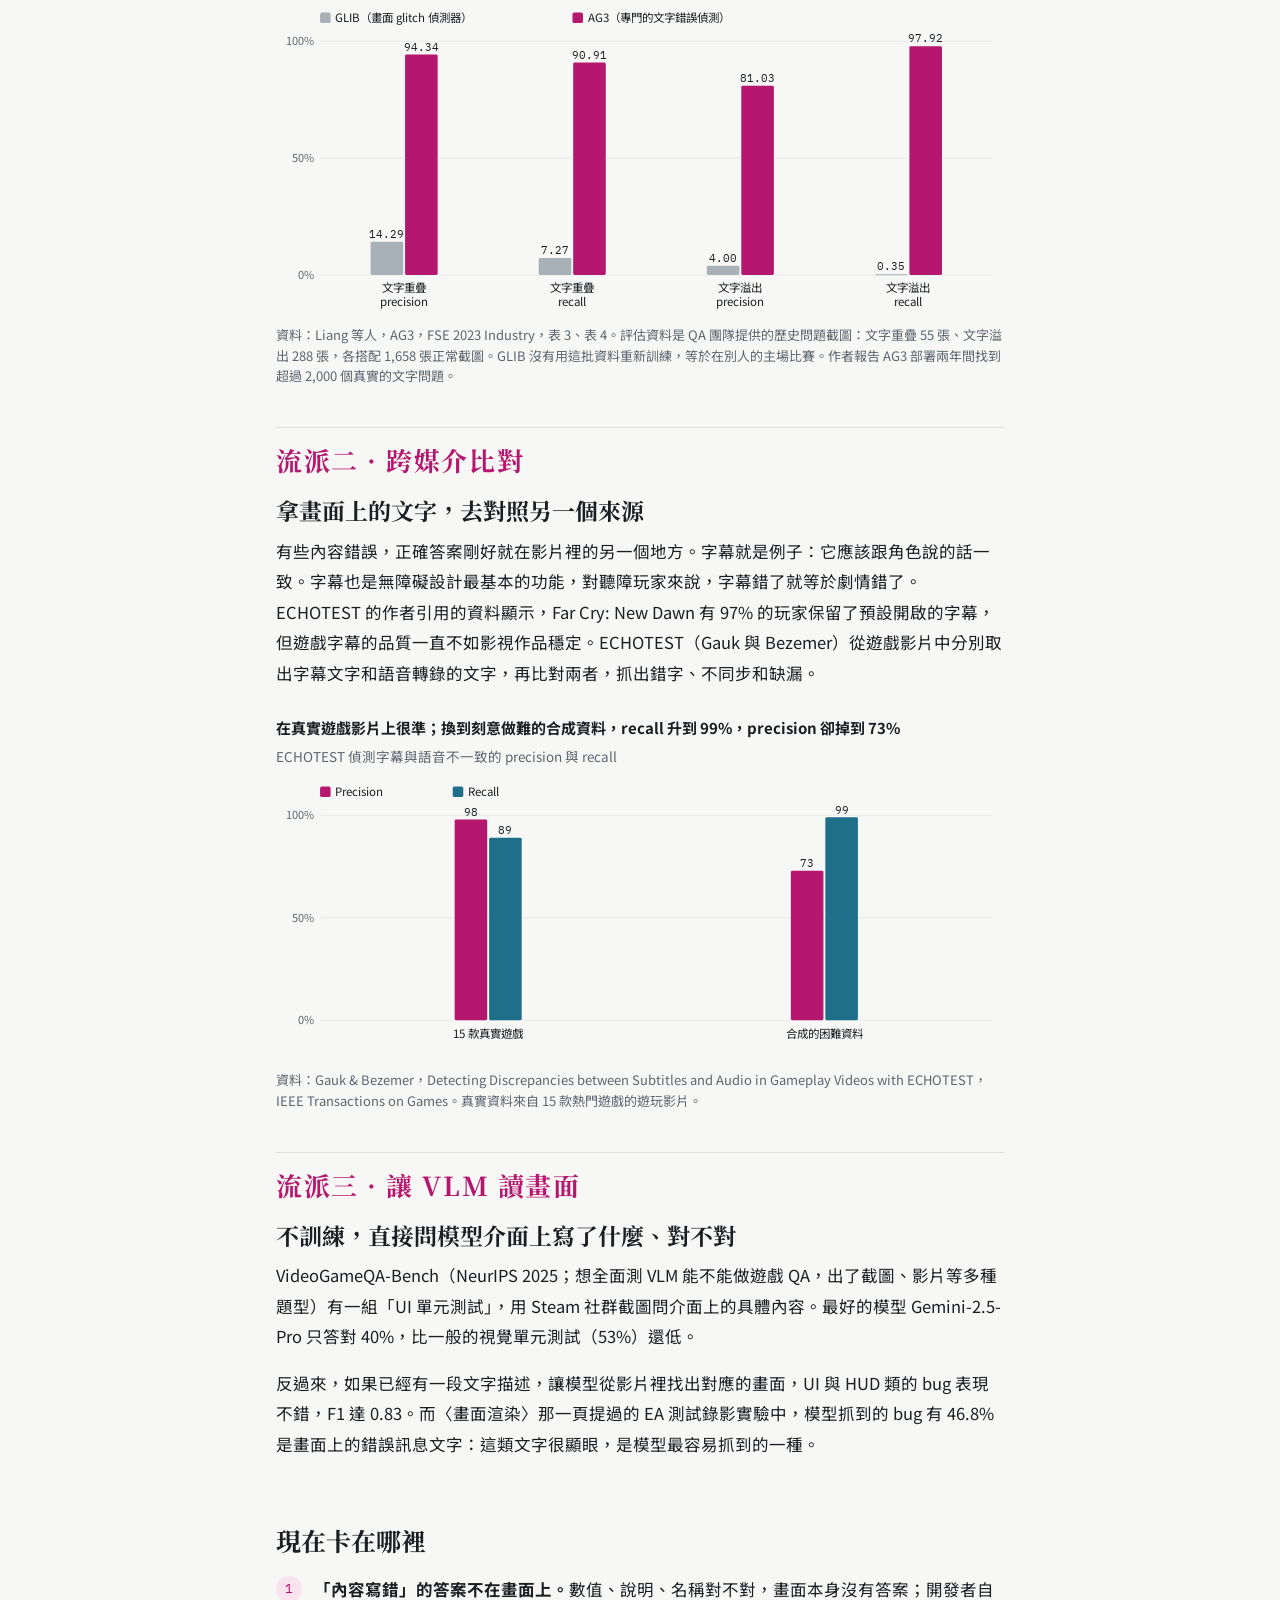
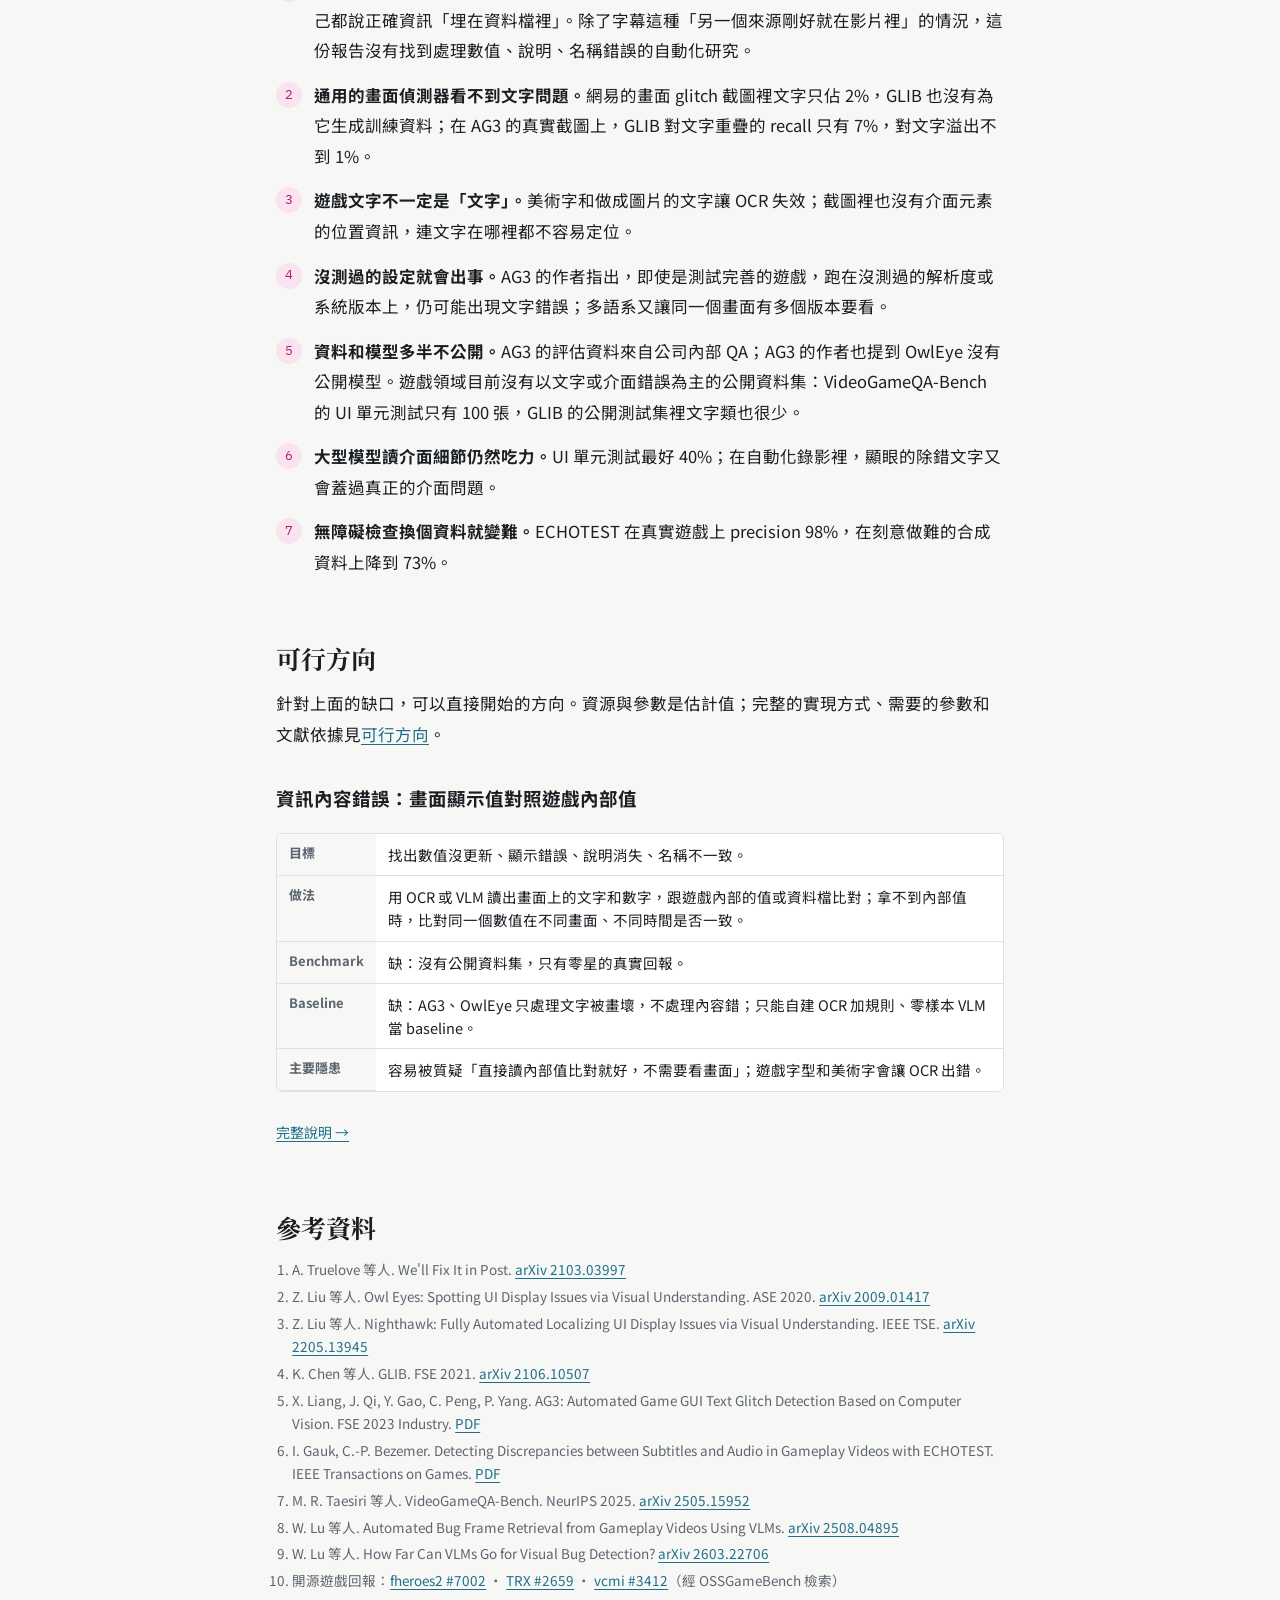
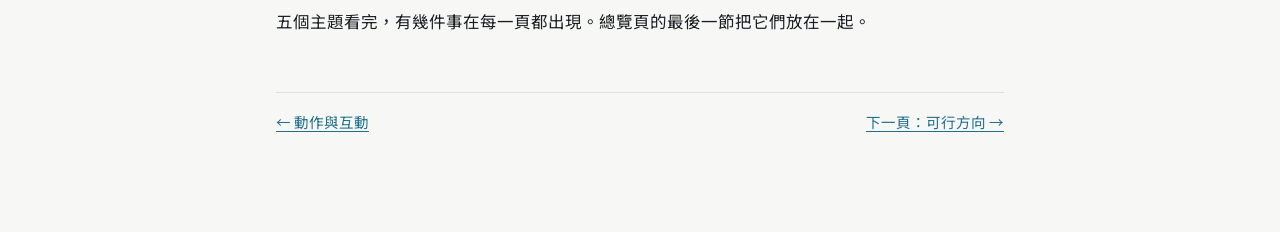
<file: information.html>
<!doctype html>
<html lang="zh-Hant">
<head>
<meta charset="utf-8">
<meta name="viewport" content="width=device-width, initial-scale=1, viewport-fit=cover">
<title>資訊與介面 · 遊戲 Bug 地圖</title>
<link rel="preconnect" href="https://fonts.googleapis.com">
<link rel="preconnect" href="https://fonts.gstatic.com" crossorigin>
<link rel="stylesheet" href="https://fonts.googleapis.com/css2?family=Noto+Sans+TC:wght@400;700&family=Noto+Serif+TC:wght@700;900&family=IBM+Plex+Mono:wght@400&display=swap">
<link rel="stylesheet" href="assets/style.css?v=2">
<script src="assets/charts.js"></script>
</head>
<body>
<nav class="topnav" aria-label="章節">
  <ul>
    <li><a href="index.html">總覽</a></li>
    <li><a href="crash.html">當機</a></li>
    <li><a href="graphics.html">畫面渲染</a></li>
    <li><a href="temporal.html">時間性</a></li>
    <li><a href="interaction.html">動作與互動</a></li>
    <li><a href="information.html" aria-current="page">資訊與介面</a></li>
    <li><a href="directions.html">可行方向</a></li>
  </ul>
</nav>

<main class="page">
  <div class="kicker">主題 5 / 5</div>
  <h1>資訊與介面</h1>
  <p class="lede">資源計數器過了一天還是舊的數字、德文翻譯太長把按鈕撐破、字幕跟角色說的話對不上。這是 Steam 更新說明裡最常被修的一類，也是最容易被當成「小問題」排到最後才處理的一類。</p>

  <div class="scene">
    <span class="tag">開源遊戲裡的真實回報</span>
    <p><a href="https://github.com/ihhub/fheroes2/issues/7002">fheroes2 #7002</a>：冒險地圖上，新的一天開始時資源計數器沒有更新。<a href="https://github.com/LostArtefacts/TRX/issues/2659">TRX #2659</a>：旅行距離超過 1000 公尺時顯示錯誤。<a href="https://github.com/vcmi/vcmi/issues/3412">vcmi #3412</a>：完成第一個關卡後，戰役說明消失。這三個畫面都沒有「壞掉」，只是上面寫的東西不對。</p>
  </div>

  <h2>問題怎麼定義</h2>
  <p>Truelove 等人（想知道哪些 bug 最常被修；一行行標註 Steam 30 款熱門遊戲的更新說明）的分類裡有兩個相關類別。<strong>Information</strong> 是「遊戲世界的資訊沒有正確傳達給玩家」，也是 12,122 筆修正裡出現最多的類別；<strong>User Interface</strong> 是「介面元素的外觀、位置或行為不正確」。</p>
  <p>實際上這個主題包含兩種很不一樣的錯：</p>
  <ul>
    <li><strong>呈現壞了</strong>：文字重疊、溢出邊框、被截斷。只看畫面就看得出來。</li>
    <li><strong>內容錯了</strong>：數值沒更新、說明寫錯、名字前後拼法不同、字幕跟角色說的話對不上。畫面完全正常，要知道正確答案才看得出來。</li>
  </ul>
  <p>Truelove 的問卷裡，開發者對第二種的解釋是：正確的資訊可能是一連串複雜計算的結果，或是「埋在資料檔裡」，測試的人不一定找得到；而資訊相關的元件常常被排到開發流程的最後，截止日一到就做不好。</p>

  <h2>現在的做法</h2>

  <section class="school">
    <div class="label">流派一 · 在截圖上找版面異常</div>
    <h3>把「文字被畫壞」當成影像辨識問題</h3>
    <p>這條路線先在行動 app 上成形。OwlEye（ASE 2020）用 CNN 判斷截圖有沒有文字重疊、模糊、缺字這類顯示問題，precision 和 recall 都在 85% 左右，還在熱門 app 上找到了開發者沒發現的問題。後續的 Nighthawk 改用自動產生的訓練資料，在 Google Play 與 F-Droid 的 app 上找到 151 個新問題，其中 75 個被確認或修正。</p>
    <p>但遊戲的介面跟 app 不一樣。網易 GLIB（FSE 2021；想自動判斷截圖有沒有畫面 glitch，靠改渲染程式產生訓練資料）的論文指出，遊戲裡有些文字以美術字或圖片呈現，文字辨識（OCR）抓不到；而在網易 201 張畫面 glitch 截圖裡，文字類只佔 2%，GLIB 的作者也沒有為文字類生成訓練資料，並承認這是它漏掉文字問題的原因。ByteDance 的 AG3（FSE 2023 業界論文）專門處理多語系遊戲最常見的兩種文字錯誤：<strong>文字重疊</strong>和<strong>文字溢出框外</strong>，並拿 GLIB 在同一批真實截圖上比較：</p>
    <figure class="figure">
      <div class="figtitle">為畫面 glitch 設計的偵測器，幾乎抓不到文字錯誤；專門的模型才行</div>
      <div class="figsub">ByteDance 多語系遊戲的真實截圖上，GLIB 與 AG3 的 precision 與 recall</div>
      <div class="chart" id="ch-ag3"></div>
      <figcaption>資料：Liang 等人，AG3，FSE 2023 Industry，表 3、表 4。評估資料是 QA 團隊提供的歷史問題截圖：文字重疊 55 張、文字溢出 288 張，各搭配 1,658 張正常截圖。GLIB 沒有用這批資料重新訓練，等於在別人的主場比賽。作者報告 AG3 部署兩年間找到超過 2,000 個真實的文字問題。</figcaption>
    </figure>
  </section>

  <section class="school">
    <div class="label">流派二 · 跨媒介比對</div>
    <h3>拿畫面上的文字，去對照另一個來源</h3>
    <p>有些內容錯誤，正確答案剛好就在影片裡的另一個地方。字幕就是例子：它應該跟角色說的話一致。字幕也是無障礙設計最基本的功能，對聽障玩家來說，字幕錯了就等於劇情錯了。ECHOTEST 的作者引用的資料顯示，Far Cry: New Dawn 有 97% 的玩家保留了預設開啟的字幕，但遊戲字幕的品質一直不如影視作品穩定。ECHOTEST（Gauk 與 Bezemer）從遊戲影片中分別取出字幕文字和語音轉錄的文字，再比對兩者，抓出錯字、不同步和缺漏。</p>
    <figure class="figure">
      <div class="figtitle">在真實遊戲影片上很準；換到刻意做難的合成資料，recall 升到 99%，precision 卻掉到 73%</div>
      <div class="figsub">ECHOTEST 偵測字幕與語音不一致的 precision 與 recall</div>
      <div class="chart" id="ch-echo"></div>
      <figcaption>資料：Gauk &amp; Bezemer，Detecting Discrepancies between Subtitles and Audio in Gameplay Videos with ECHOTEST，IEEE Transactions on Games。真實資料來自 15 款熱門遊戲的遊玩影片。</figcaption>
    </figure>
  </section>

  <section class="school">
    <div class="label">流派三 · 讓 VLM 讀畫面</div>
    <h3>不訓練，直接問模型介面上寫了什麼、對不對</h3>
    <p>VideoGameQA-Bench（NeurIPS 2025；想全面測 VLM 能不能做遊戲 QA，出了截圖、影片等多種題型）有一組「UI 單元測試」，用 Steam 社群截圖問介面上的具體內容。最好的模型 Gemini-2.5-Pro 只答對 40%，比一般的視覺單元測試（53%）還低。</p>
    <p>反過來，如果已經有一段文字描述，讓模型從影片裡找出對應的畫面，UI 與 HUD 類的 bug 表現不錯，F1 達 0.83。而〈畫面渲染〉那一頁提過的 EA 測試錄影實驗中，模型抓到的 bug 有 46.8% 是畫面上的錯誤訊息文字：這類文字很顯眼，是模型最容易抓到的一種。</p>
  </section>

  <h2>現在卡在哪裡</h2>
  <ol class="problems">
    <li><strong>「內容寫錯」的答案不在畫面上。</strong>數值、說明、名稱對不對，畫面本身沒有答案；開發者自己都說正確資訊「埋在資料檔裡」。除了字幕這種「另一個來源剛好就在影片裡」的情況，這份報告沒有找到處理數值、說明、名稱錯誤的自動化研究。</li>
    <li><strong>通用的畫面偵測器看不到文字問題。</strong>網易的畫面 glitch 截圖裡文字只佔 2%，GLIB 也沒有為它生成訓練資料；在 AG3 的真實截圖上，GLIB 對文字重疊的 recall 只有 7%，對文字溢出不到 1%。</li>
    <li><strong>遊戲文字不一定是「文字」。</strong>美術字和做成圖片的文字讓 OCR 失效；截圖裡也沒有介面元素的位置資訊，連文字在哪裡都不容易定位。</li>
    <li><strong>沒測過的設定就會出事。</strong>AG3 的作者指出，即使是測試完善的遊戲，跑在沒測過的解析度或系統版本上，仍可能出現文字錯誤；多語系又讓同一個畫面有多個版本要看。</li>
    <li><strong>資料和模型多半不公開。</strong>AG3 的評估資料來自公司內部 QA；AG3 的作者也提到 OwlEye 沒有公開模型。遊戲領域目前沒有以文字或介面錯誤為主的公開資料集：VideoGameQA-Bench 的 UI 單元測試只有 100 張，GLIB 的公開測試集裡文字類也很少。</li>
    <li><strong>大型模型讀介面細節仍然吃力。</strong>UI 單元測試最好 40%；在自動化錄影裡，顯眼的除錯文字又會蓋過真正的介面問題。</li>
    <li><strong>無障礙檢查換個資料就變難。</strong>ECHOTEST 在真實遊戲上 precision 98%，在刻意做難的合成資料上降到 73%。</li>
  </ol>

  <h2 id="next">可行方向</h2>
  <p>針對上面的缺口，可以直接開始的方向。資源與參數是估計值；完整的實現方式、需要的參數和文獻依據見<a href="directions.html">可行方向</a>。</p>
  <h3>資訊內容錯誤：畫面顯示值對照遊戲內部值</h3>
  <div class="tablebox">
  <table>
    <tbody>
      <tr><th>目標</th><td>找出數值沒更新、顯示錯誤、說明消失、名稱不一致。</td></tr>
      <tr><th>做法</th><td>用 OCR 或 VLM 讀出畫面上的文字和數字，跟遊戲內部的值或資料檔比對；拿不到內部值時，比對同一個數值在不同畫面、不同時間是否一致。</td></tr>
      <tr><th>Benchmark</th><td>缺：沒有公開資料集，只有零星的真實回報。</td></tr>
      <tr><th>Baseline</th><td>缺：AG3、OwlEye 只處理文字被畫壞，不處理內容錯；只能自建 OCR 加規則、零樣本 VLM 當 baseline。</td></tr>
      <tr><th>主要隱患</th><td>容易被質疑「直接讀內部值比對就好，不需要看畫面」；遊戲字型和美術字會讓 OCR 出錯。</td></tr>
    </tbody>
  </table>
  </div>
  <p class="small"><a href="directions.html#d4">完整說明 →</a></p>

  <h2>參考資料</h2>
  <ol class="refs">
    <li>A. Truelove 等人. We'll Fix It in Post. <a href="https://arxiv.org/abs/2103.03997">arXiv 2103.03997</a></li>
    <li>Z. Liu 等人. Owl Eyes: Spotting UI Display Issues via Visual Understanding. ASE 2020. <a href="https://arxiv.org/abs/2009.01417">arXiv 2009.01417</a></li>
    <li>Z. Liu 等人. Nighthawk: Fully Automated Localizing UI Display Issues via Visual Understanding. IEEE TSE. <a href="https://arxiv.org/abs/2205.13945">arXiv 2205.13945</a></li>
    <li>K. Chen 等人. GLIB. FSE 2021. <a href="https://arxiv.org/abs/2106.10507">arXiv 2106.10507</a></li>
    <li>X. Liang, J. Qi, Y. Gao, C. Peng, P. Yang. AG3: Automated Game GUI Text Glitch Detection Based on Computer Vision. FSE 2023 Industry. <a href="https://chao-peng.github.io/publication/fse23/fse23.pdf">PDF</a></li>
    <li>I. Gauk, C.-P. Bezemer. Detecting Discrepancies between Subtitles and Audio in Gameplay Videos with ECHOTEST. IEEE Transactions on Games. <a href="https://asgaard.ece.ualberta.ca/papers/Journal/TG_2024_Gauk_Detecting_Discrepancies_Between_Subtitles_and.pdf">PDF</a></li>
    <li>M. R. Taesiri 等人. VideoGameQA-Bench. NeurIPS 2025. <a href="https://arxiv.org/abs/2505.15952">arXiv 2505.15952</a></li>
    <li>W. Lu 等人. Automated Bug Frame Retrieval from Gameplay Videos Using VLMs. <a href="https://arxiv.org/abs/2508.04895">arXiv 2508.04895</a></li>
    <li>W. Lu 等人. How Far Can VLMs Go for Visual Bug Detection? <a href="https://arxiv.org/abs/2603.22706">arXiv 2603.22706</a></li>
    <li>開源遊戲回報：<a href="https://github.com/ihhub/fheroes2/issues/7002">fheroes2 #7002</a> · <a href="https://github.com/LostArtefacts/TRX/issues/2659">TRX #2659</a> · <a href="https://github.com/vcmi/vcmi/issues/3412">vcmi #3412</a>（經 OSSGameBench 檢索）</li>
  </ol>

  <p>五個主題看完，有幾件事在每一頁都出現。總覽頁的最後一節把它們放在一起。</p>

  <div class="pagenav"><a href="interaction.html">← 動作與互動</a><a href="directions.html">下一頁：可行方向 →</a></div>
</main>

<script>
Charts.grouped('#ch-ag3', {
  title: 'GLIB 與 AG3 在文字錯誤上的表現',
  groups: ['文字重疊\nprecision', '文字重疊\nrecall', '文字溢出\nprecision', '文字溢出\nrecall'],
  series: [
    { name: 'GLIB（畫面 glitch 偵測器）', color: 'var(--grey)', values: [14.29, 7.27, 4.00, 0.35] },
    { name: 'AG3（專門的文字錯誤偵測）', color: 'var(--accent)', values: [94.34, 90.91, 81.03, 97.92] }
  ],
  max: 100, ticks: [0, 50, 100], unit: '%', decimals: 2, showValues: true, height: 330
});
Charts.grouped('#ch-echo', {
  title: 'ECHOTEST precision 與 recall',
  groups: ['15 款真實遊戲', '合成的困難資料'],
  series: [
    { name: 'Precision', color: 'var(--accent)', values: [98, 73] },
    { name: 'Recall', color: 'var(--c2)', values: [89, 99] }
  ],
  max: 100, ticks: [0, 50, 100], unit: '%', decimals: 0, showValues: true, height: 300
});
</script>
</body>
</html>
</file>
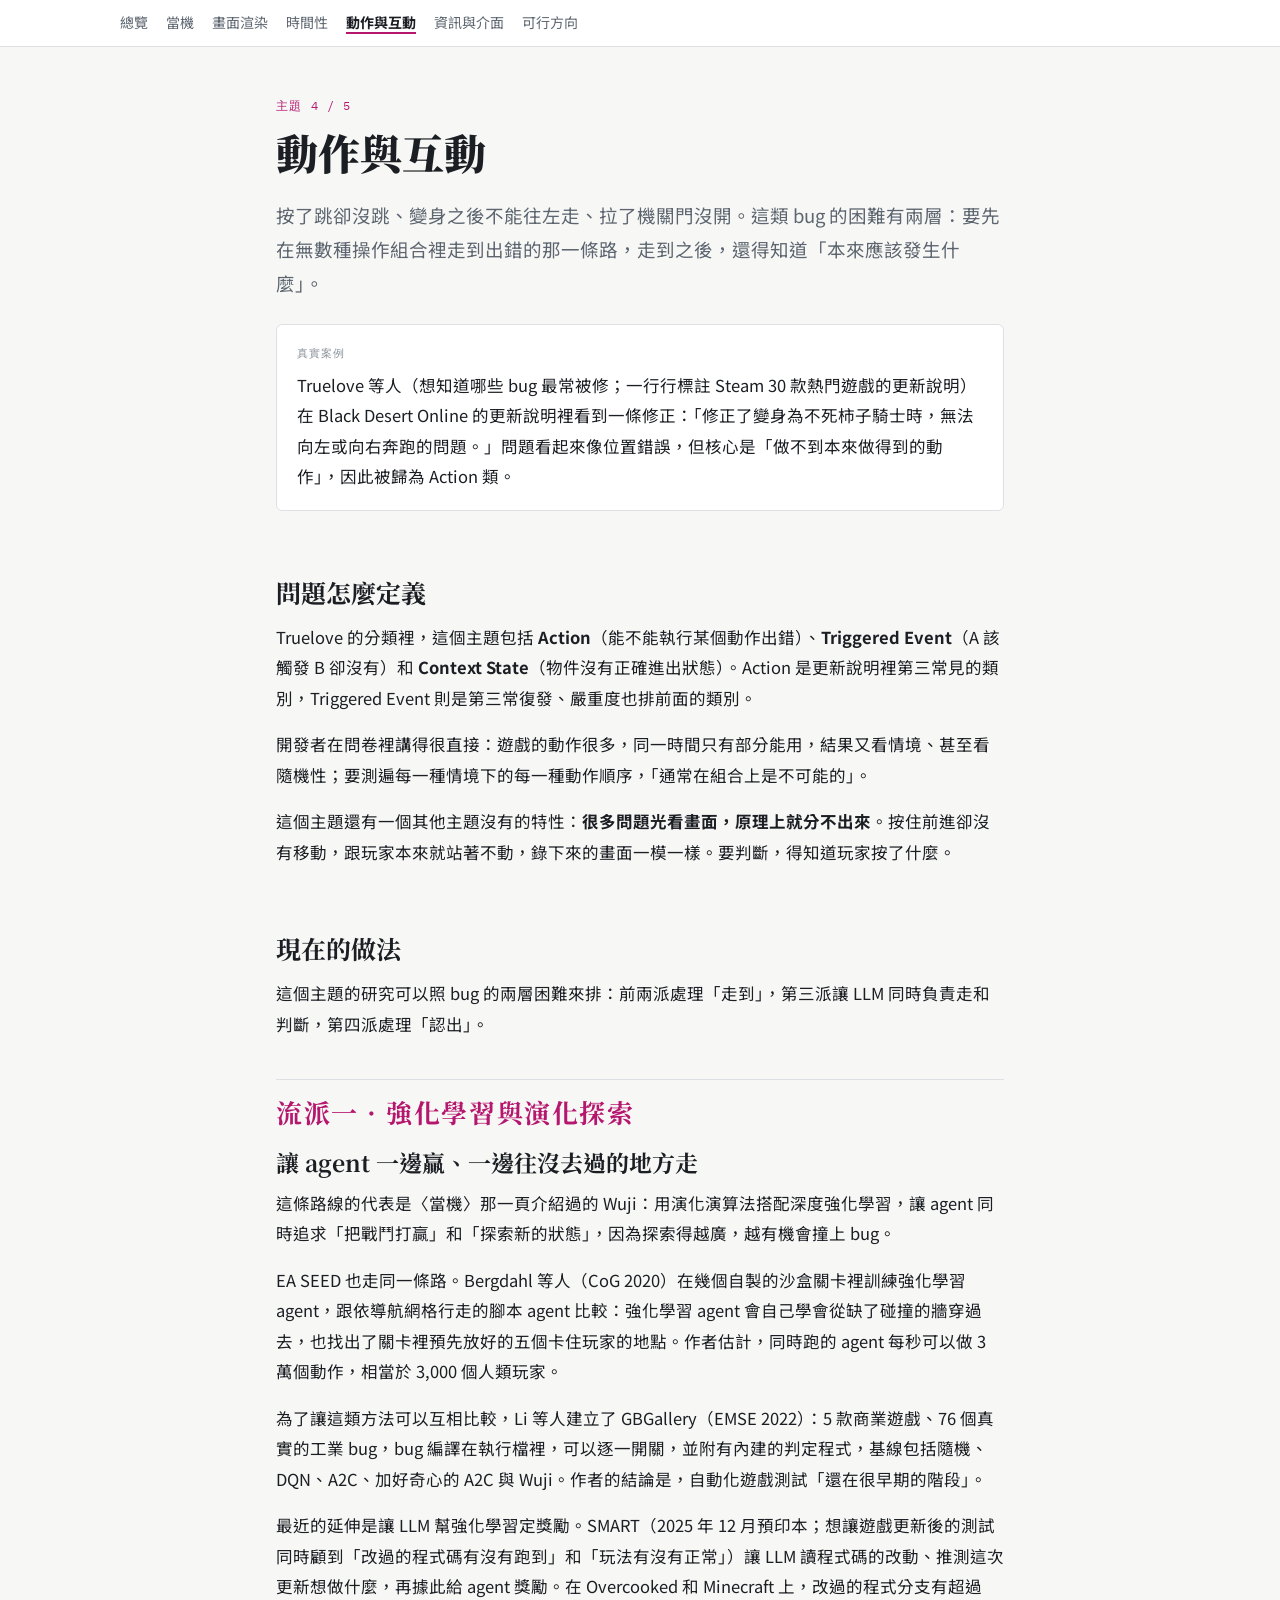
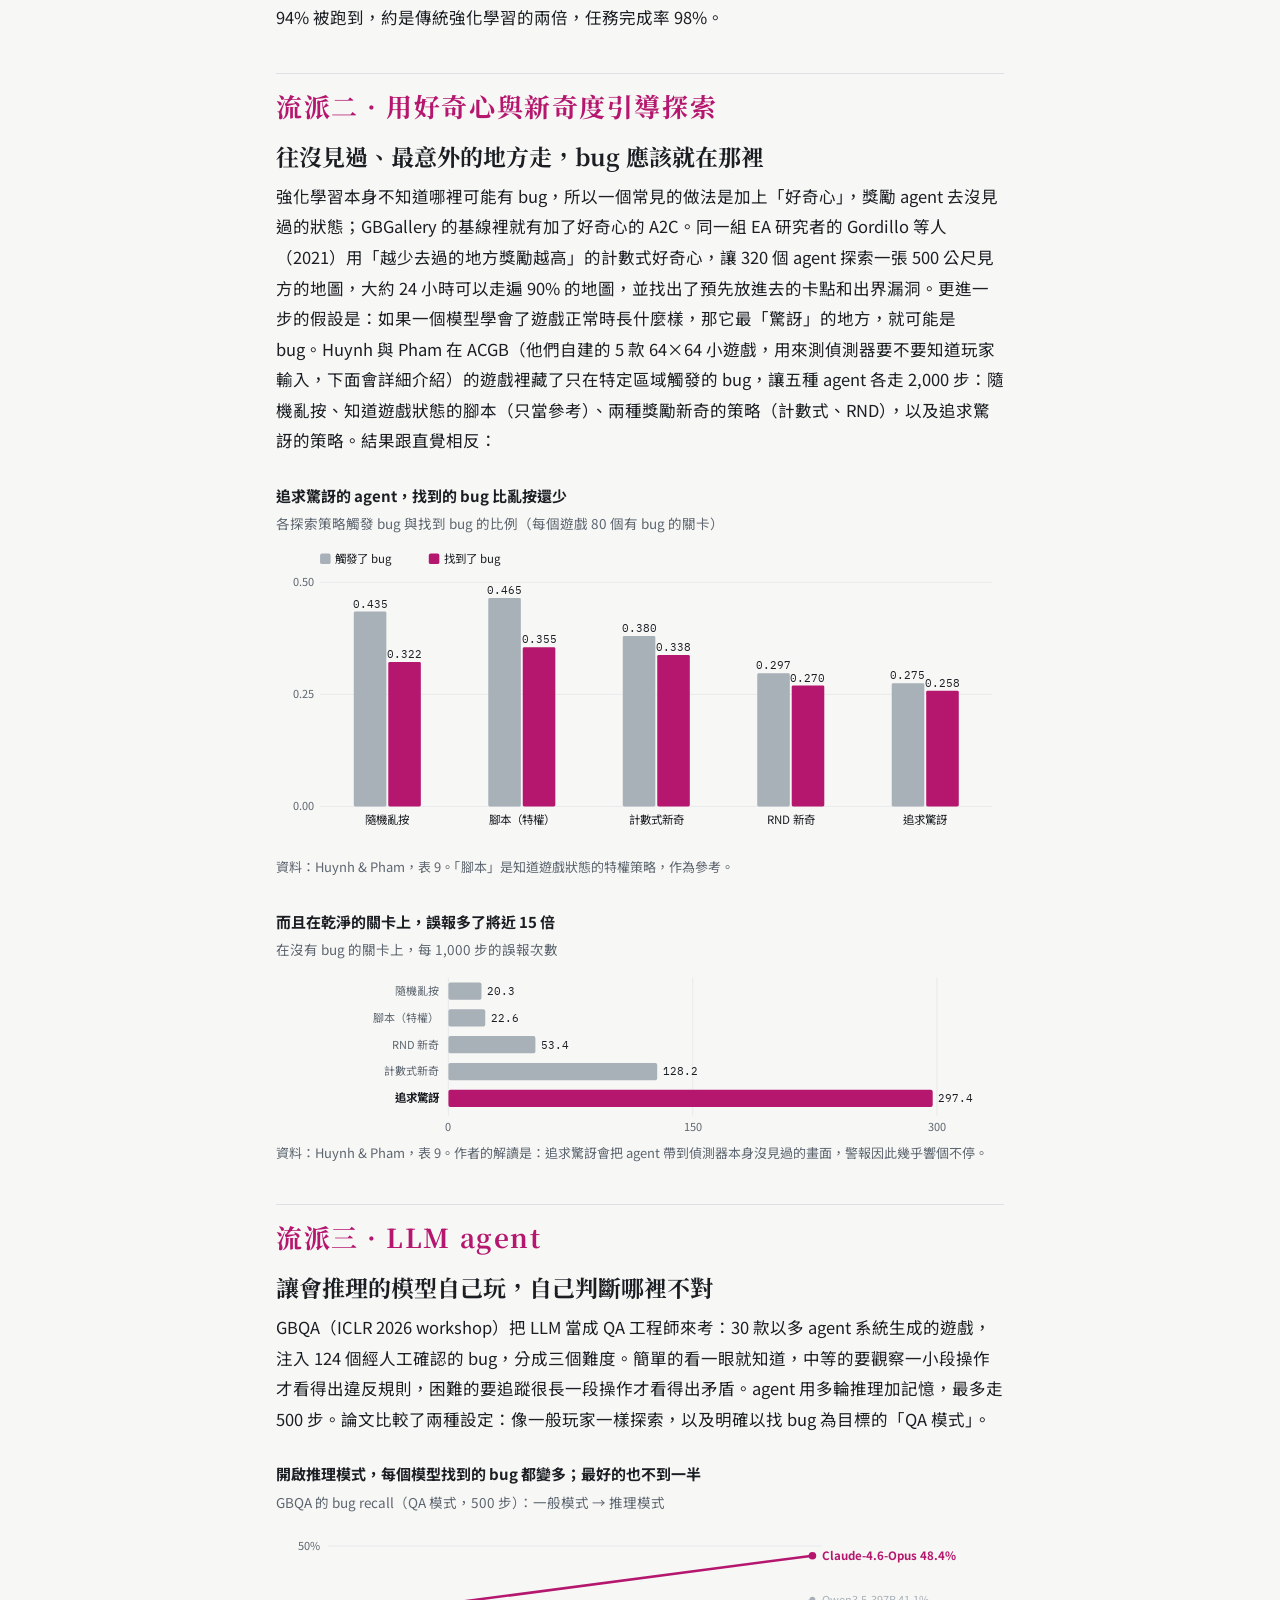
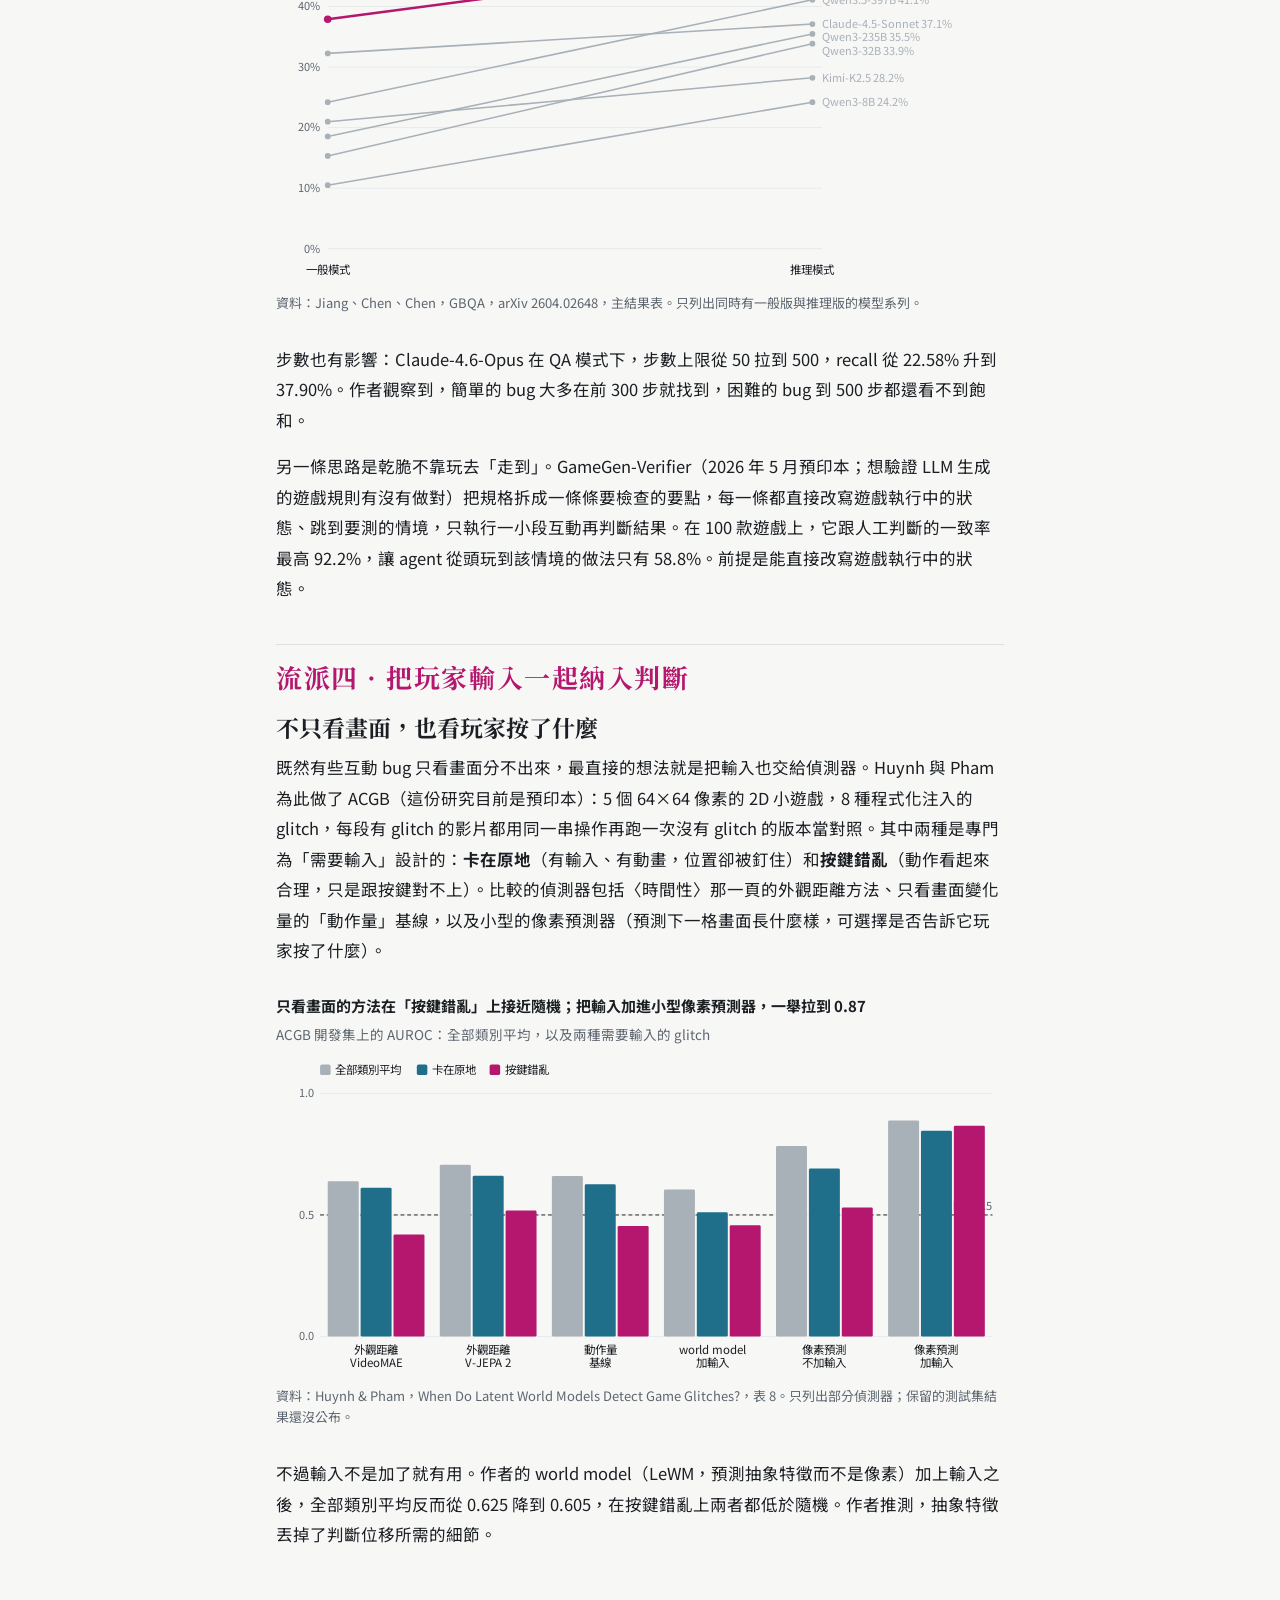
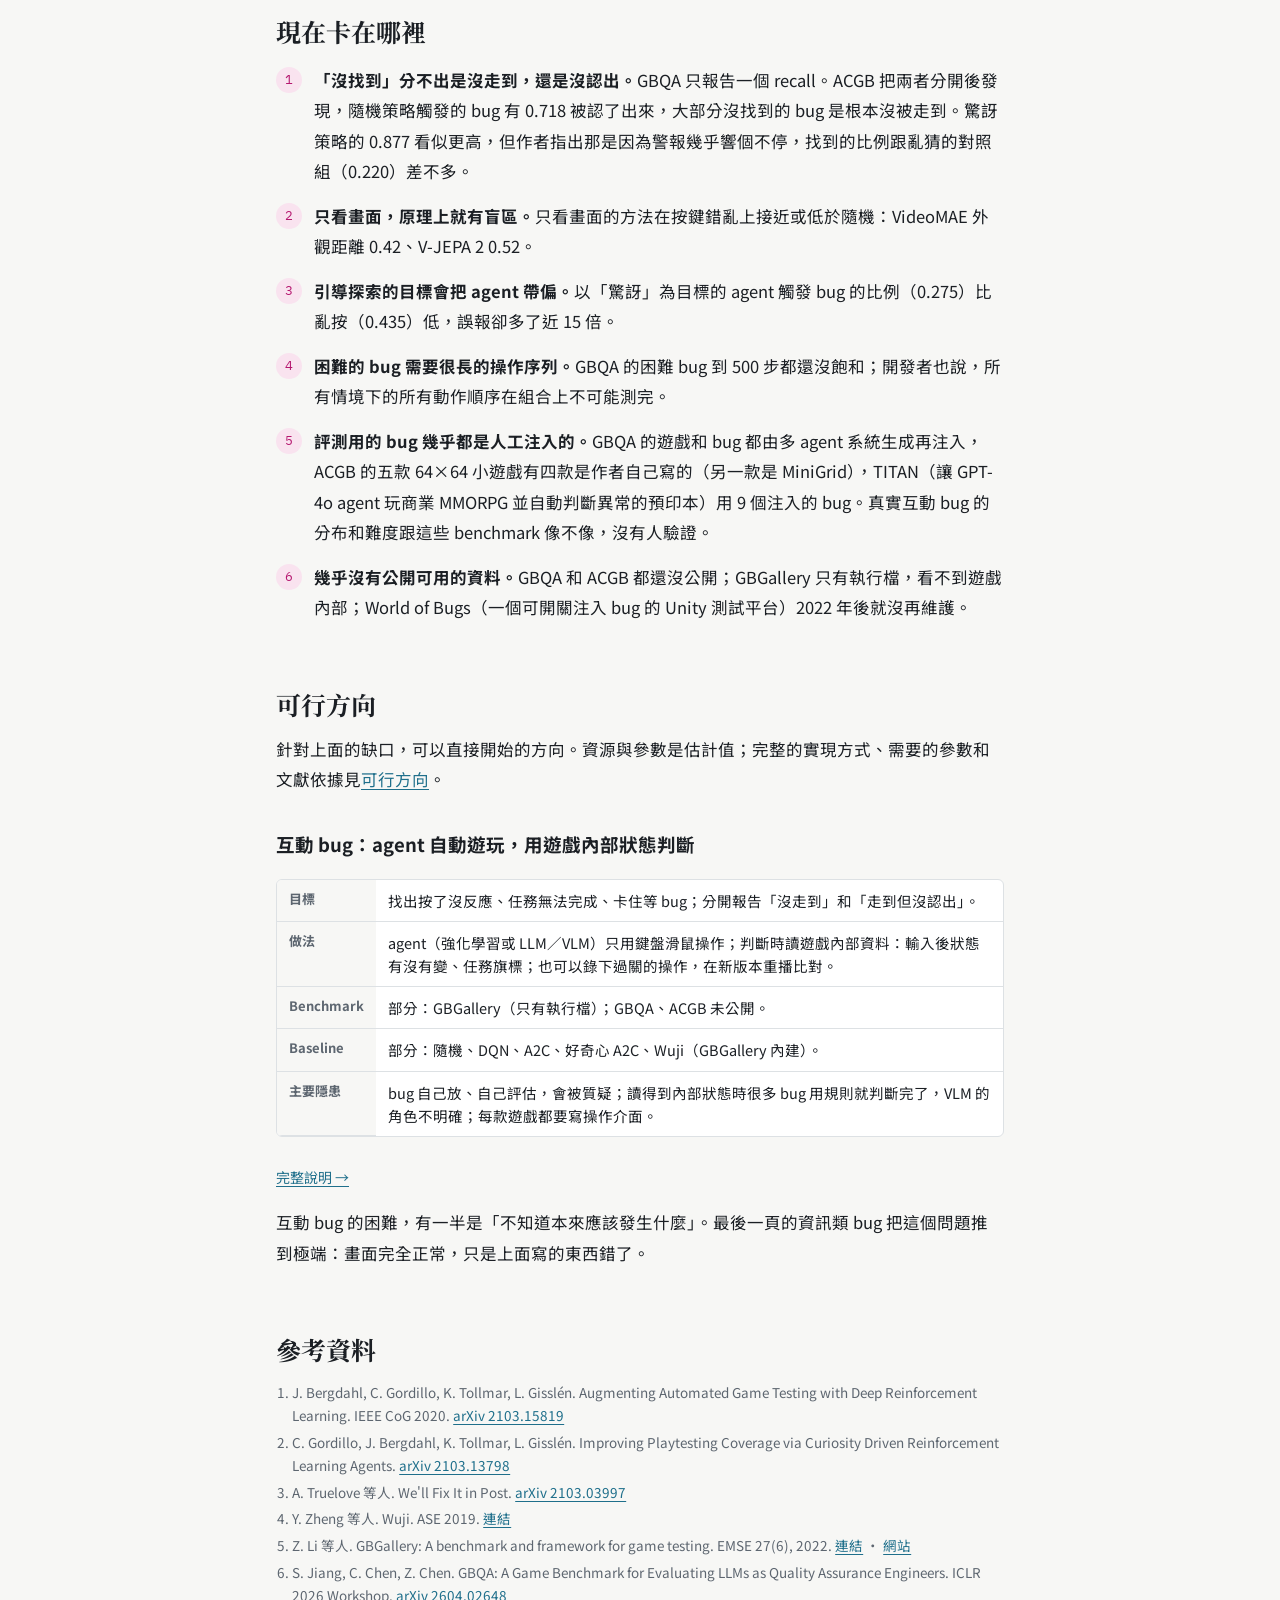
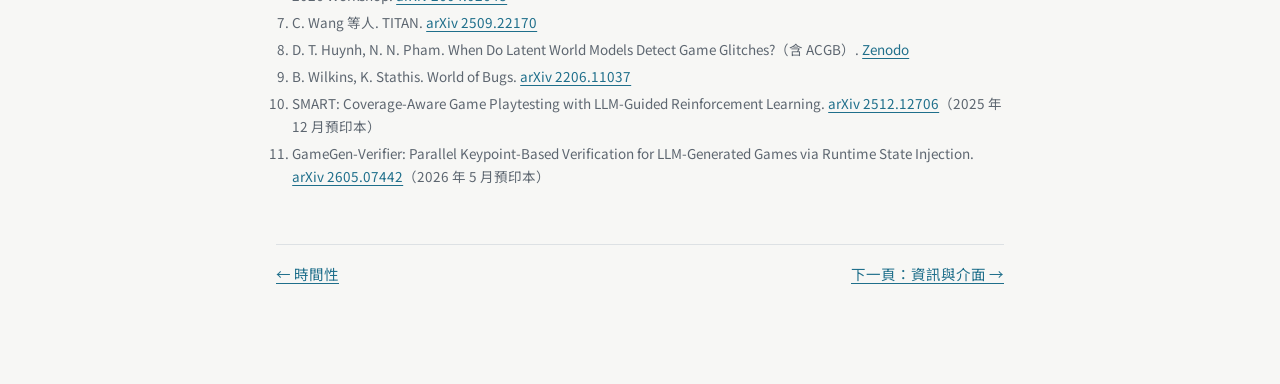
<file: interaction.html>
<!doctype html>
<html lang="zh-Hant">
<head>
<meta charset="utf-8">
<meta name="viewport" content="width=device-width, initial-scale=1, viewport-fit=cover">
<title>動作與互動 · 遊戲 Bug 地圖</title>
<link rel="preconnect" href="https://fonts.googleapis.com">
<link rel="preconnect" href="https://fonts.gstatic.com" crossorigin>
<link rel="stylesheet" href="https://fonts.googleapis.com/css2?family=Noto+Sans+TC:wght@400;700&family=Noto+Serif+TC:wght@700;900&family=IBM+Plex+Mono:wght@400&display=swap">
<link rel="stylesheet" href="assets/style.css?v=2">
<script src="assets/charts.js"></script>
</head>
<body>
<nav class="topnav" aria-label="章節">
  <ul>
    <li><a href="index.html">總覽</a></li>
    <li><a href="crash.html">當機</a></li>
    <li><a href="graphics.html">畫面渲染</a></li>
    <li><a href="temporal.html">時間性</a></li>
    <li><a href="interaction.html" aria-current="page">動作與互動</a></li>
    <li><a href="information.html">資訊與介面</a></li>
    <li><a href="directions.html">可行方向</a></li>
  </ul>
</nav>

<main class="page">
  <div class="kicker">主題 4 / 5</div>
  <h1>動作與互動</h1>
  <p class="lede">按了跳卻沒跳、變身之後不能往左走、拉了機關門沒開。這類 bug 的困難有兩層：要先在無數種操作組合裡走到出錯的那一條路，走到之後，還得知道「本來應該發生什麼」。</p>

  <div class="scene">
    <span class="tag">真實案例</span>
    <p>Truelove 等人（想知道哪些 bug 最常被修；一行行標註 Steam 30 款熱門遊戲的更新說明）在 Black Desert Online 的更新說明裡看到一條修正：「修正了變身為不死柿子騎士時，無法向左或向右奔跑的問題。」問題看起來像位置錯誤，但核心是「做不到本來做得到的動作」，因此被歸為 Action 類。</p>
  </div>

  <h2>問題怎麼定義</h2>
  <p>Truelove 的分類裡，這個主題包括 <strong>Action</strong>（能不能執行某個動作出錯）、<strong>Triggered Event</strong>（A 該觸發 B 卻沒有）和 <strong>Context State</strong>（物件沒有正確進出狀態）。Action 是更新說明裡第三常見的類別，Triggered Event 則是第三常復發、嚴重度也排前面的類別。</p>
  <p>開發者在問卷裡講得很直接：遊戲的動作很多，同一時間只有部分能用，結果又看情境、甚至看隨機性；要測遍每一種情境下的每一種動作順序，「通常在組合上是不可能的」。</p>
  <p>這個主題還有一個其他主題沒有的特性：<strong>很多問題光看畫面，原理上就分不出來</strong>。按住前進卻沒有移動，跟玩家本來就站著不動，錄下來的畫面一模一樣。要判斷，得知道玩家按了什麼。</p>

  <h2>現在的做法</h2>

  <p>這個主題的研究可以照 bug 的兩層困難來排：前兩派處理「走到」，第三派讓 LLM 同時負責走和判斷，第四派處理「認出」。</p>

  <section class="school">
    <div class="label">流派一 · 強化學習與演化探索</div>
    <h3>讓 agent 一邊贏、一邊往沒去過的地方走</h3>
    <p>這條路線的代表是〈當機〉那一頁介紹過的 Wuji：用演化演算法搭配深度強化學習，讓 agent 同時追求「把戰鬥打贏」和「探索新的狀態」，因為探索得越廣，越有機會撞上 bug。</p>
    <p>EA SEED 也走同一條路。Bergdahl 等人（CoG 2020）在幾個自製的沙盒關卡裡訓練強化學習 agent，跟依導航網格行走的腳本 agent 比較：強化學習 agent 會自己學會從缺了碰撞的牆穿過去，也找出了關卡裡預先放好的五個卡住玩家的地點。作者估計，同時跑的 agent 每秒可以做 3 萬個動作，相當於 3,000 個人類玩家。</p>
    <p>為了讓這類方法可以互相比較，Li 等人建立了 GBGallery（EMSE 2022）：5 款商業遊戲、76 個真實的工業 bug，bug 編譯在執行檔裡，可以逐一開關，並附有內建的判定程式，基線包括隨機、DQN、A2C、加好奇心的 A2C 與 Wuji。作者的結論是，自動化遊戲測試「還在很早期的階段」。</p>
    <p>最近的延伸是讓 LLM 幫強化學習定獎勵。SMART（2025 年 12 月預印本；想讓遊戲更新後的測試同時顧到「改過的程式碼有沒有跑到」和「玩法有沒有正常」）讓 LLM 讀程式碼的改動、推測這次更新想做什麼，再據此給 agent 獎勵。在 Overcooked 和 Minecraft 上，改過的程式分支有超過 94% 被跑到，約是傳統強化學習的兩倍，任務完成率 98%。</p>
  </section>

  <section class="school">
    <div class="label">流派二 · 用好奇心與新奇度引導探索</div>
    <h3>往沒見過、最意外的地方走，bug 應該就在那裡</h3>
    <p>強化學習本身不知道哪裡可能有 bug，所以一個常見的做法是加上「好奇心」，獎勵 agent 去沒見過的狀態；GBGallery 的基線裡就有加了好奇心的 A2C。同一組 EA 研究者的 Gordillo 等人（2021）用「越少去過的地方獎勵越高」的計數式好奇心，讓 320 個 agent 探索一張 500 公尺見方的地圖，大約 24 小時可以走遍 90% 的地圖，並找出了預先放進去的卡點和出界漏洞。更進一步的假設是：如果一個模型學會了遊戲正常時長什麼樣，那它最「驚訝」的地方，就可能是 bug。Huynh 與 Pham 在 ACGB（他們自建的 5 款 64×64 小遊戲，用來測偵測器要不要知道玩家輸入，下面會詳細介紹）的遊戲裡藏了只在特定區域觸發的 bug，讓五種 agent 各走 2,000 步：隨機亂按、知道遊戲狀態的腳本（只當參考）、兩種獎勵新奇的策略（計數式、RND），以及追求驚訝的策略。結果跟直覺相反：</p>
    <figure class="figure">
      <div class="figtitle">追求驚訝的 agent，找到的 bug 比亂按還少</div>
      <div class="figsub">各探索策略觸發 bug 與找到 bug 的比例（每個遊戲 80 個有 bug 的關卡）</div>
      <div class="chart" id="ch-explore"></div>
      <figcaption>資料：Huynh &amp; Pham，表 9。「腳本」是知道遊戲狀態的特權策略，作為參考。</figcaption>
    </figure>
    <figure class="figure">
      <div class="figtitle">而且在乾淨的關卡上，誤報多了將近 15 倍</div>
      <div class="figsub">在沒有 bug 的關卡上，每 1,000 步的誤報次數</div>
      <div class="chart" id="ch-fa"></div>
      <figcaption>資料：Huynh &amp; Pham，表 9。作者的解讀是：追求驚訝會把 agent 帶到偵測器本身沒見過的畫面，警報因此幾乎響個不停。</figcaption>
    </figure>
  </section>

  <section class="school">
    <div class="label">流派三 · LLM agent</div>
    <h3>讓會推理的模型自己玩，自己判斷哪裡不對</h3>
    <p>GBQA（ICLR 2026 workshop）把 LLM 當成 QA 工程師來考：30 款以多 agent 系統生成的遊戲，注入 124 個經人工確認的 bug，分成三個難度。簡單的看一眼就知道，中等的要觀察一小段操作才看得出違反規則，困難的要追蹤很長一段操作才看得出矛盾。agent 用多輪推理加記憶，最多走 500 步。論文比較了兩種設定：像一般玩家一樣探索，以及明確以找 bug 為目標的「QA 模式」。</p>
    <figure class="figure">
      <div class="figtitle">開啟推理模式，每個模型找到的 bug 都變多；最好的也不到一半</div>
      <div class="figsub">GBQA 的 bug recall（QA 模式，500 步）：一般模式 → 推理模式</div>
      <div class="chart" id="ch-gbqa"></div>
      <figcaption>資料：Jiang、Chen、Chen，GBQA，arXiv 2604.02648，主結果表。只列出同時有一般版與推理版的模型系列。</figcaption>
    </figure>
    <p>步數也有影響：Claude-4.6-Opus 在 QA 模式下，步數上限從 50 拉到 500，recall 從 22.58% 升到 37.90%。作者觀察到，簡單的 bug 大多在前 300 步就找到，困難的 bug 到 500 步都還看不到飽和。</p>
    <p>另一條思路是乾脆不靠玩去「走到」。GameGen-Verifier（2026 年 5 月預印本；想驗證 LLM 生成的遊戲規則有沒有做對）把規格拆成一條條要檢查的要點，每一條都直接改寫遊戲執行中的狀態、跳到要測的情境，只執行一小段互動再判斷結果。在 100 款遊戲上，它跟人工判斷的一致率最高 92.2%，讓 agent 從頭玩到該情境的做法只有 58.8%。前提是能直接改寫遊戲執行中的狀態。</p>
  </section>

  <section class="school">
    <div class="label">流派四 · 把玩家輸入一起納入判斷</div>
    <h3>不只看畫面，也看玩家按了什麼</h3>
    <p>既然有些互動 bug 只看畫面分不出來，最直接的想法就是把輸入也交給偵測器。Huynh 與 Pham 為此做了 ACGB（這份研究目前是預印本）：5 個 64×64 像素的 2D 小遊戲，8 種程式化注入的 glitch，每段有 glitch 的影片都用同一串操作再跑一次沒有 glitch 的版本當對照。其中兩種是專門為「需要輸入」設計的：<strong>卡在原地</strong>（有輸入、有動畫，位置卻被釘住）和<strong>按鍵錯亂</strong>（動作看起來合理，只是跟按鍵對不上）。比較的偵測器包括〈時間性〉那一頁的外觀距離方法、只看畫面變化量的「動作量」基線，以及小型的像素預測器（預測下一格畫面長什麼樣，可選擇是否告訴它玩家按了什麼）。</p>
    <figure class="figure">
      <div class="figtitle">只看畫面的方法在「按鍵錯亂」上接近隨機；把輸入加進小型像素預測器，一舉拉到 0.87</div>
      <div class="figsub">ACGB 開發集上的 AUROC：全部類別平均，以及兩種需要輸入的 glitch</div>
      <div class="chart" id="ch-acgb"></div>
      <figcaption>資料：Huynh &amp; Pham，When Do Latent World Models Detect Game Glitches?，表 8。只列出部分偵測器；保留的測試集結果還沒公布。</figcaption>
    </figure>
    <p>不過輸入不是加了就有用。作者的 world model（LeWM，預測抽象特徵而不是像素）加上輸入之後，全部類別平均反而從 0.625 降到 0.605，在按鍵錯亂上兩者都低於隨機。作者推測，抽象特徵丟掉了判斷位移所需的細節。</p>
  </section>

  <h2>現在卡在哪裡</h2>
  <ol class="problems">
    <li><strong>「沒找到」分不出是沒走到，還是沒認出。</strong>GBQA 只報告一個 recall。ACGB 把兩者分開後發現，隨機策略觸發的 bug 有 0.718 被認了出來，大部分沒找到的 bug 是根本沒被走到。驚訝策略的 0.877 看似更高，但作者指出那是因為警報幾乎響個不停，找到的比例跟亂猜的對照組（0.220）差不多。</li>
    <li><strong>只看畫面，原理上就有盲區。</strong>只看畫面的方法在按鍵錯亂上接近或低於隨機：VideoMAE 外觀距離 0.42、V-JEPA 2 0.52。</li>
    <li><strong>引導探索的目標會把 agent 帶偏。</strong>以「驚訝」為目標的 agent 觸發 bug 的比例（0.275）比亂按（0.435）低，誤報卻多了近 15 倍。</li>
    <li><strong>困難的 bug 需要很長的操作序列。</strong>GBQA 的困難 bug 到 500 步都還沒飽和；開發者也說，所有情境下的所有動作順序在組合上不可能測完。</li>
    <li><strong>評測用的 bug 幾乎都是人工注入的。</strong>GBQA 的遊戲和 bug 都由多 agent 系統生成再注入，ACGB 的五款 64×64 小遊戲有四款是作者自己寫的（另一款是 MiniGrid），TITAN（讓 GPT-4o agent 玩商業 MMORPG 並自動判斷異常的預印本）用 9 個注入的 bug。真實互動 bug 的分布和難度跟這些 benchmark 像不像，沒有人驗證。</li>
    <li><strong>幾乎沒有公開可用的資料。</strong>GBQA 和 ACGB 都還沒公開；GBGallery 只有執行檔，看不到遊戲內部；World of Bugs（一個可開關注入 bug 的 Unity 測試平台）2022 年後就沒再維護。</li>
  </ol>

  <h2 id="next">可行方向</h2>
  <p>針對上面的缺口，可以直接開始的方向。資源與參數是估計值；完整的實現方式、需要的參數和文獻依據見<a href="directions.html">可行方向</a>。</p>
  <h3>互動 bug：agent 自動遊玩，用遊戲內部狀態判斷</h3>
  <div class="tablebox">
  <table>
    <tbody>
      <tr><th>目標</th><td>找出按了沒反應、任務無法完成、卡住等 bug；分開報告「沒走到」和「走到但沒認出」。</td></tr>
      <tr><th>做法</th><td>agent（強化學習或 LLM／VLM）只用鍵盤滑鼠操作；判斷時讀遊戲內部資料：輸入後狀態有沒有變、任務旗標；也可以錄下過關的操作，在新版本重播比對。</td></tr>
      <tr><th>Benchmark</th><td>部分：GBGallery（只有執行檔）；GBQA、ACGB 未公開。</td></tr>
      <tr><th>Baseline</th><td>部分：隨機、DQN、A2C、好奇心 A2C、Wuji（GBGallery 內建）。</td></tr>
      <tr><th>主要隱患</th><td>bug 自己放、自己評估，會被質疑；讀得到內部狀態時很多 bug 用規則就判斷完了，VLM 的角色不明確；每款遊戲都要寫操作介面。</td></tr>
    </tbody>
  </table>
  </div>
  <p class="small"><a href="directions.html#d2">完整說明 →</a></p>

  <p>互動 bug 的困難，有一半是「不知道本來應該發生什麼」。最後一頁的資訊類 bug 把這個問題推到極端：畫面完全正常，只是上面寫的東西錯了。</p>

  <h2>參考資料</h2>
  <ol class="refs">
    <li>J. Bergdahl, C. Gordillo, K. Tollmar, L. Gisslén. Augmenting Automated Game Testing with Deep Reinforcement Learning. IEEE CoG 2020. <a href="https://arxiv.org/abs/2103.15819">arXiv 2103.15819</a></li>
    <li>C. Gordillo, J. Bergdahl, K. Tollmar, L. Gisslén. Improving Playtesting Coverage via Curiosity Driven Reinforcement Learning Agents. <a href="https://arxiv.org/abs/2103.13798">arXiv 2103.13798</a></li>
    <li>A. Truelove 等人. We'll Fix It in Post. <a href="https://arxiv.org/abs/2103.03997">arXiv 2103.03997</a></li>
    <li>Y. Zheng 等人. Wuji. ASE 2019. <a href="https://conf.researchr.org/details/ase-2019/ase-2019-papers/39/Wuji-Automatic-Online-Combat-Game-Testing-Using-Evolutionary-Deep-Reinforcement-Lear">連結</a></li>
    <li>Z. Li 等人. GBGallery: A benchmark and framework for game testing. EMSE 27(6), 2022. <a href="https://dl.acm.org/doi/10.1007/s10664-022-10158-x">連結</a> · <a href="https://sites.google.com/view/gbgallery">網站</a></li>
    <li>S. Jiang, C. Chen, Z. Chen. GBQA: A Game Benchmark for Evaluating LLMs as Quality Assurance Engineers. ICLR 2026 Workshop. <a href="https://arxiv.org/abs/2604.02648">arXiv 2604.02648</a></li>
    <li>C. Wang 等人. TITAN. <a href="https://arxiv.org/abs/2509.22170">arXiv 2509.22170</a></li>
    <li>D. T. Huynh, N. N. Pham. When Do Latent World Models Detect Game Glitches?（含 ACGB）. <a href="https://doi.org/10.5281/zenodo.23449952">Zenodo</a></li>
    <li>B. Wilkins, K. Stathis. World of Bugs. <a href="https://arxiv.org/abs/2206.11037">arXiv 2206.11037</a></li>
    <li>SMART: Coverage-Aware Game Playtesting with LLM-Guided Reinforcement Learning. <a href="https://arxiv.org/abs/2512.12706">arXiv 2512.12706</a>（2025 年 12 月預印本）</li>
    <li>GameGen-Verifier: Parallel Keypoint-Based Verification for LLM-Generated Games via Runtime State Injection. <a href="https://arxiv.org/abs/2605.07442">arXiv 2605.07442</a>（2026 年 5 月預印本）</li>
  </ol>

  <div class="pagenav"><a href="temporal.html">← 時間性</a><a href="information.html">下一頁：資訊與介面 →</a></div>
</main>

<script>
Charts.slope('#ch-gbqa', {
  title: 'GBQA：一般模式與推理模式的 recall',
  x: ['一般模式', '推理模式'], min: 0, max: 50, ticks: [0, 10, 20, 30, 40, 50], unit: '%', decimals: 1, height: 380,
  series: [
    { name: 'Claude-4.6-Opus', values: [37.90, 48.39], hl: true },
    { name: 'Qwen3.5-397B', values: [24.19, 41.13] },
    { name: 'Claude-4.5-Sonnet', values: [32.26, 37.10] },
    { name: 'Qwen3-235B', values: [18.55, 35.48] },
    { name: 'Qwen3-32B', values: [15.32, 33.87] },
    { name: 'Kimi-K2.5', values: [20.97, 28.23] },
    { name: 'Qwen3-8B', values: [10.48, 24.19] }
  ]
});
Charts.grouped('#ch-acgb', {
  title: 'ACGB 偵測器 AUROC',
  groups: ['外觀距離\nVideoMAE', '外觀距離\nV-JEPA 2', '動作量\n基線', 'world model\n加輸入', '像素預測\n不加輸入', '像素預測\n加輸入'],
  series: [
    { name: '全部類別平均', color: 'var(--grey)', values: [0.639, 0.706, 0.660, 0.605, 0.783, 0.888] },
    { name: '卡在原地', color: 'var(--c2)', values: [0.612, 0.661, 0.626, 0.511, 0.691, 0.846] },
    { name: '按鍵錯亂', color: 'var(--accent)', values: [0.420, 0.518, 0.455, 0.458, 0.531, 0.867] }
  ],
  min: 0, max: 1, ticks: [0, 0.5, 1], tickDecimals: 1, decimals: 2, ref: 0.5, refLabel: '隨機 0.5', height: 340
});
Charts.grouped('#ch-explore', {
  title: 'ACGB 探索策略：觸發與找到 bug 的比例',
  groups: ['隨機亂按', '腳本（特權）', '計數式新奇', 'RND 新奇', '追求驚訝'],
  series: [
    { name: '觸發了 bug', color: 'var(--grey)', values: [0.435, 0.465, 0.380, 0.297, 0.275] },
    { name: '找到了 bug', color: 'var(--accent)', values: [0.322, 0.355, 0.338, 0.270, 0.258] }
  ],
  max: 0.5, ticks: [0, 0.25, 0.5], tickDecimals: 2, decimals: 3, showValues: true
});
Charts.hbar('#ch-fa', {
  title: '每 1,000 步誤報次數', max: 300, ticks: [0, 150, 300], decimals: 1, labelWidth: 170,
  rows: [
    { label: '隨機亂按', value: 20.3 },
    { label: '腳本（特權）', value: 22.6 },
    { label: 'RND 新奇', value: 53.4 },
    { label: '計數式新奇', value: 128.2 },
    { label: '追求驚訝', value: 297.4, hl: true }
  ]
});
</script>
</body>
</html>
</file>
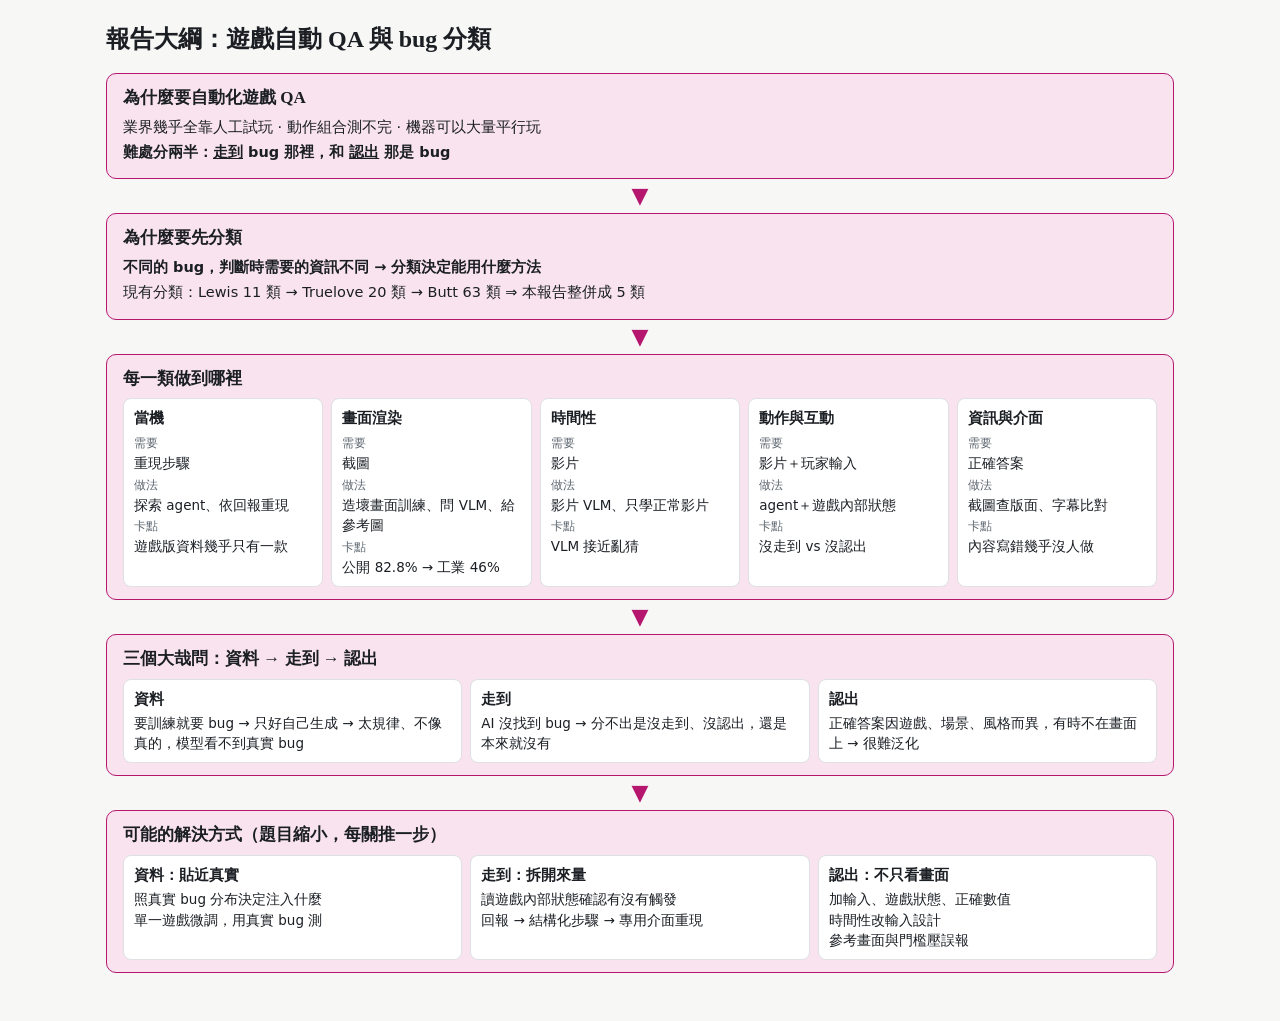
<file: outline.html>
<!doctype html>
<html lang="zh-Hant">
<head>
<meta charset="utf-8">
<meta name="viewport" content="width=device-width, initial-scale=1">
<title>報告大綱圖</title>
<link rel="stylesheet" href="assets/style.css?v=2">
<style>
  .ol-wrap { max-width: 1100px; margin: 0 auto; padding: 24px 16px 48px; }
  .ol-wrap h1 { font-size: 24px; margin: 0 0 18px; }
  .stage { border: 1.5px solid var(--accent); border-radius: 10px; padding: 12px 16px; background: var(--accent-soft); }
  .stage h2 { margin: 0 0 6px; font-size: 17px; border: 0; padding: 0; }
  .stage .num { display: inline-block; min-width: 1.6em; color: var(--accent); font-weight: 900; }
  .stage p { margin: 2px 0; font-size: 14.5px; line-height: 1.6; }
  .stage .key { font-weight: 700; }
  .arrow { text-align: center; color: var(--accent); font-size: 22px; line-height: 1; margin: 6px 0; }
  .grid { display: grid; gap: 8px; margin-top: 8px; }
  .g5 { grid-template-columns: repeat(5, minmax(0, 1fr)); }
  .g3 { grid-template-columns: repeat(3, minmax(0, 1fr)); }
  .cell { background: var(--surface); border: 1px solid var(--line); border-radius: 8px; padding: 8px 10px; font-size: 13.5px; line-height: 1.55; }
  .cell b { display: block; font-size: 14.5px; margin-bottom: 2px; }
  .cell .lbl { color: var(--muted); font-size: 12px; }
  @media (max-width: 760px) { .g5, .g3 { grid-template-columns: minmax(0, 1fr); } }
</style>
</head>
<body>
<div class="ol-wrap">
  <h1>報告大綱：遊戲自動 QA 與 bug 分類</h1>

  <div class="stage">
    <h2>為什麼要自動化遊戲 QA</h2>
    <p>業界幾乎全靠人工試玩 · 動作組合測不完 · 機器可以大量平行玩</p>
    <p class="key">難處分兩半：<u>走到</u> bug 那裡，和 <u>認出</u> 那是 bug</p>
  </div>
  <div class="arrow">▼</div>

  <div class="stage">
    <h2>為什麼要先分類</h2>
    <p class="key">不同的 bug，判斷時需要的資訊不同 → 分類決定能用什麼方法</p>
    <p>現有分類：Lewis 11 類 → Truelove 20 類 → Butt 63 類 ⇒ 本報告整併成 5 類</p>
  </div>
  <div class="arrow">▼</div>

  <div class="stage">
    <h2>每一類做到哪裡</h2>
    <div class="grid g5">
      <div class="cell"><b>當機</b><span class="lbl">需要</span><br>重現步驟<br><span class="lbl">做法</span><br>探索 agent、依回報重現<br><span class="lbl">卡點</span><br>遊戲版資料幾乎只有一款</div>
      <div class="cell"><b>畫面渲染</b><span class="lbl">需要</span><br>截圖<br><span class="lbl">做法</span><br>造壞畫面訓練、問 VLM、給參考圖<br><span class="lbl">卡點</span><br>公開 82.8% → 工業 46%</div>
      <div class="cell"><b>時間性</b><span class="lbl">需要</span><br>影片<br><span class="lbl">做法</span><br>影片 VLM、只學正常影片<br><span class="lbl">卡點</span><br>VLM 接近亂猜</div>
      <div class="cell"><b>動作與互動</b><span class="lbl">需要</span><br>影片＋玩家輸入<br><span class="lbl">做法</span><br>agent＋遊戲內部狀態<br><span class="lbl">卡點</span><br>沒走到 vs 沒認出</div>
      <div class="cell"><b>資訊與介面</b><span class="lbl">需要</span><br>正確答案<br><span class="lbl">做法</span><br>截圖查版面、字幕比對<br><span class="lbl">卡點</span><br>內容寫錯幾乎沒人做</div>
    </div>
  </div>
  <div class="arrow">▼</div>

  <div class="stage">
    <h2>三個大哉問：資料 → 走到 → 認出</h2>
    <div class="grid g3">
      <div class="cell"><b>資料</b>要訓練就要 bug → 只好自己生成 → 太規律、不像真的，模型看不到真實 bug</div>
      <div class="cell"><b>走到</b>AI 沒找到 bug → 分不出是沒走到、沒認出，還是本來就沒有</div>
      <div class="cell"><b>認出</b>正確答案因遊戲、場景、風格而異，有時不在畫面上 → 很難泛化</div>
    </div>
  </div>
  <div class="arrow">▼</div>

  <div class="stage">
    <h2>可能的解決方式（題目縮小，每關推一步）</h2>
    <div class="grid g3">
      <div class="cell"><b>資料：貼近真實</b>照真實 bug 分布決定注入什麼<br>單一遊戲微調，用真實 bug 測</div>
      <div class="cell"><b>走到：拆開來量</b>讀遊戲內部狀態確認有沒有觸發<br>回報 → 結構化步驟 → 專用介面重現</div>
      <div class="cell"><b>認出：不只看畫面</b>加輸入、遊戲狀態、正確數值<br>時間性改輸入設計<br>參考畫面與門檻壓誤報</div>
    </div>
  </div>
</div>
</body>
</html>
</file>
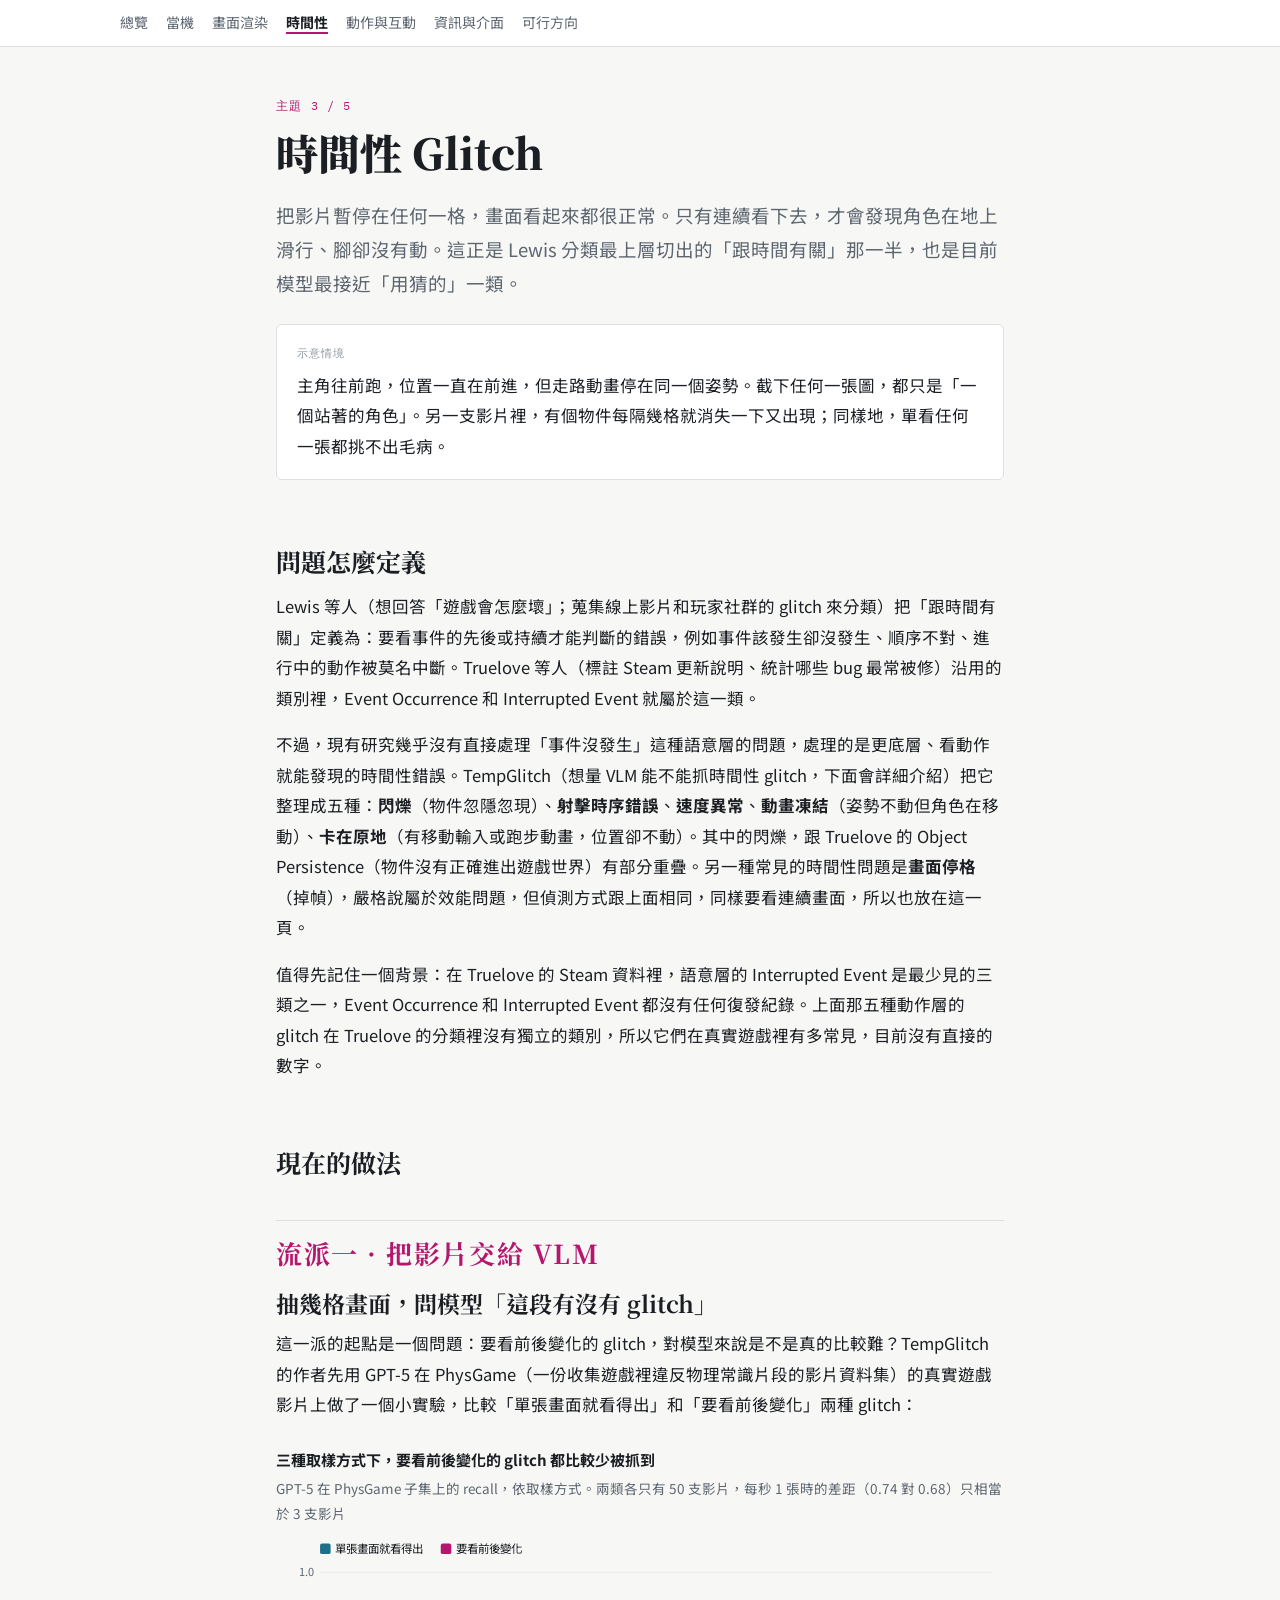
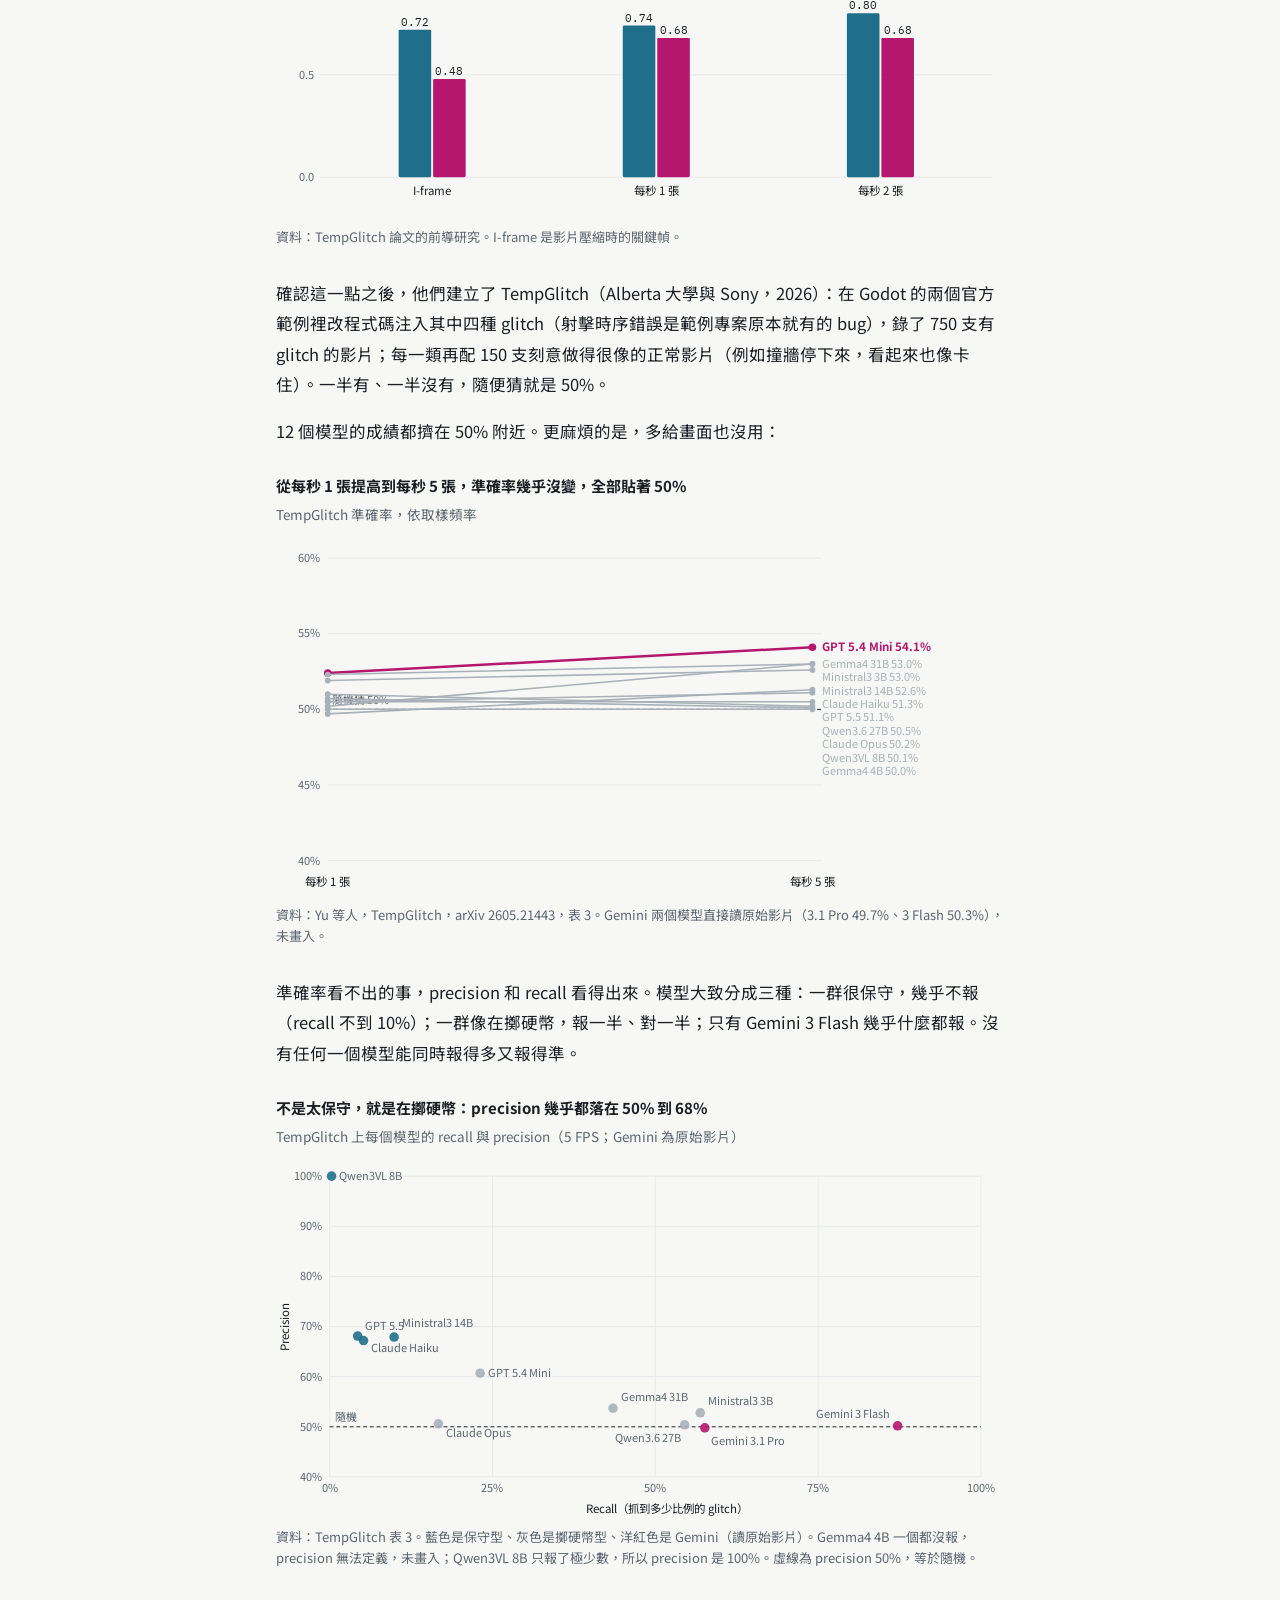
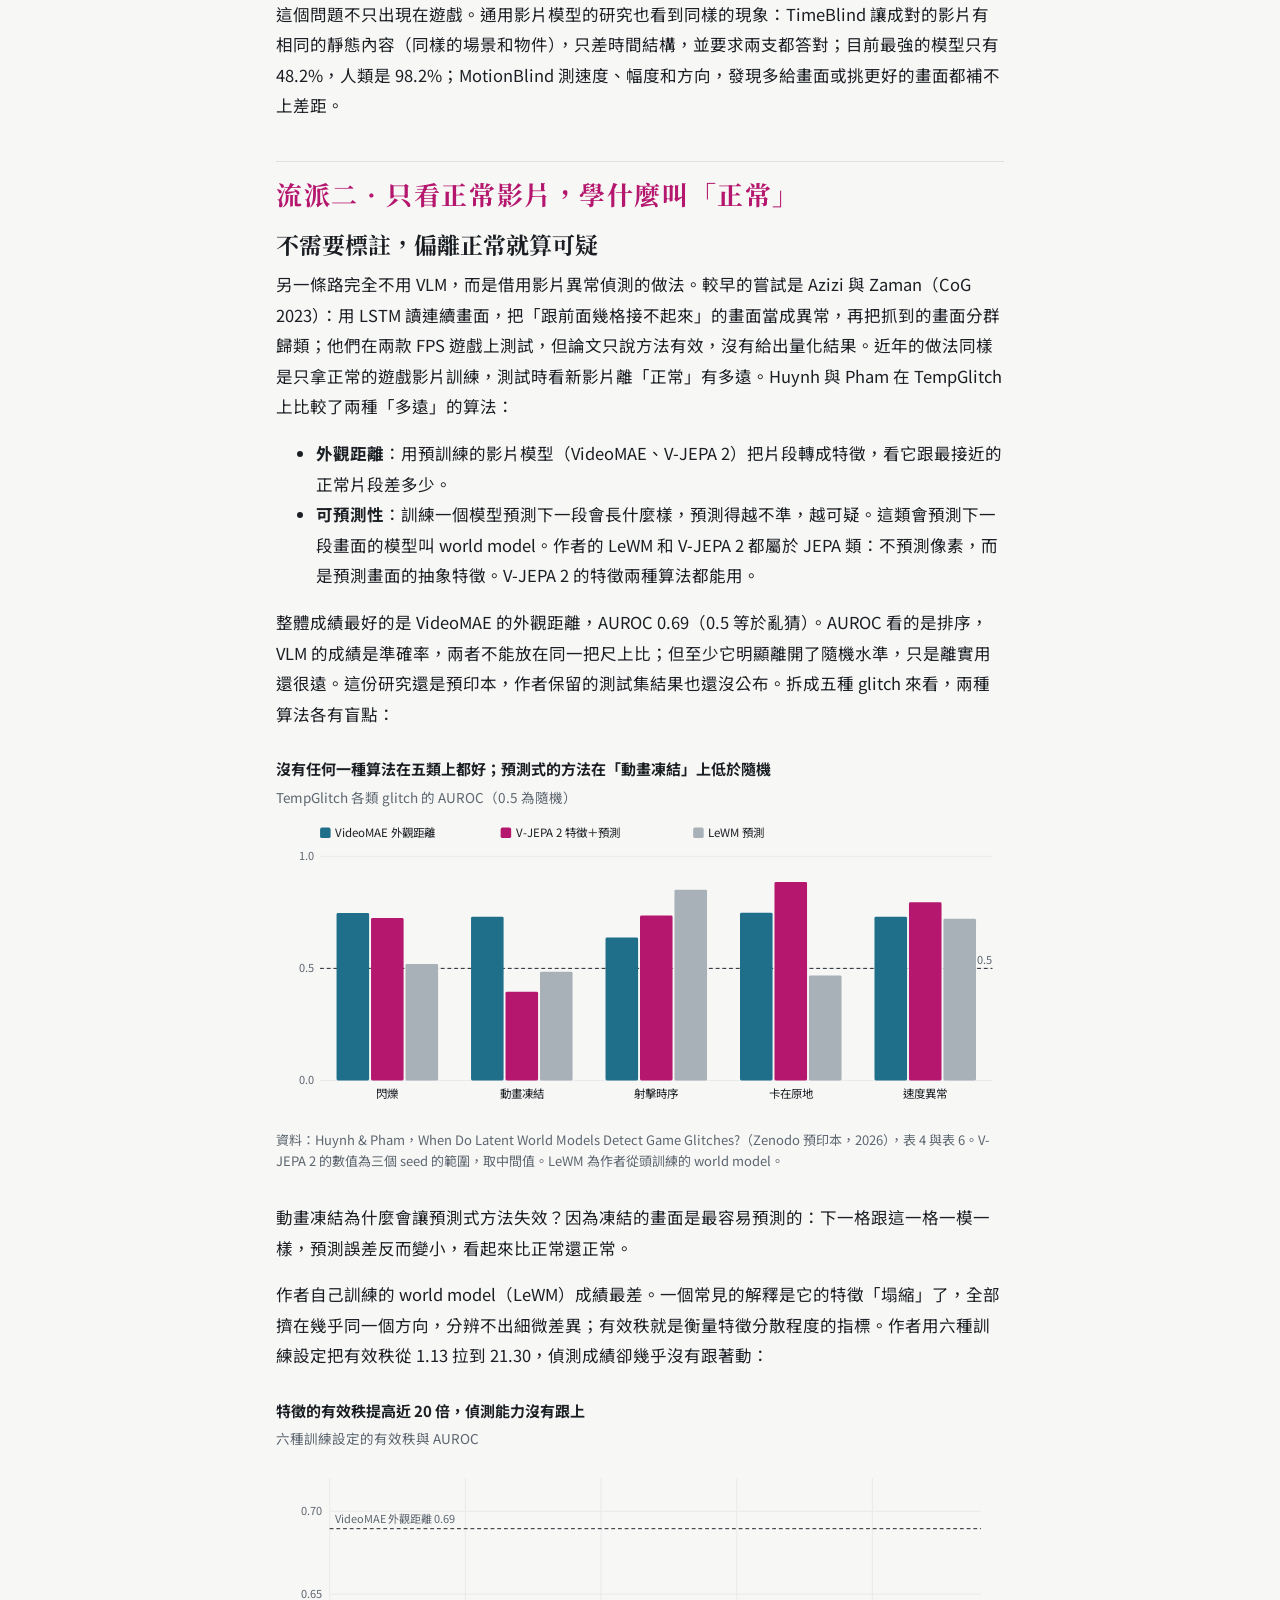
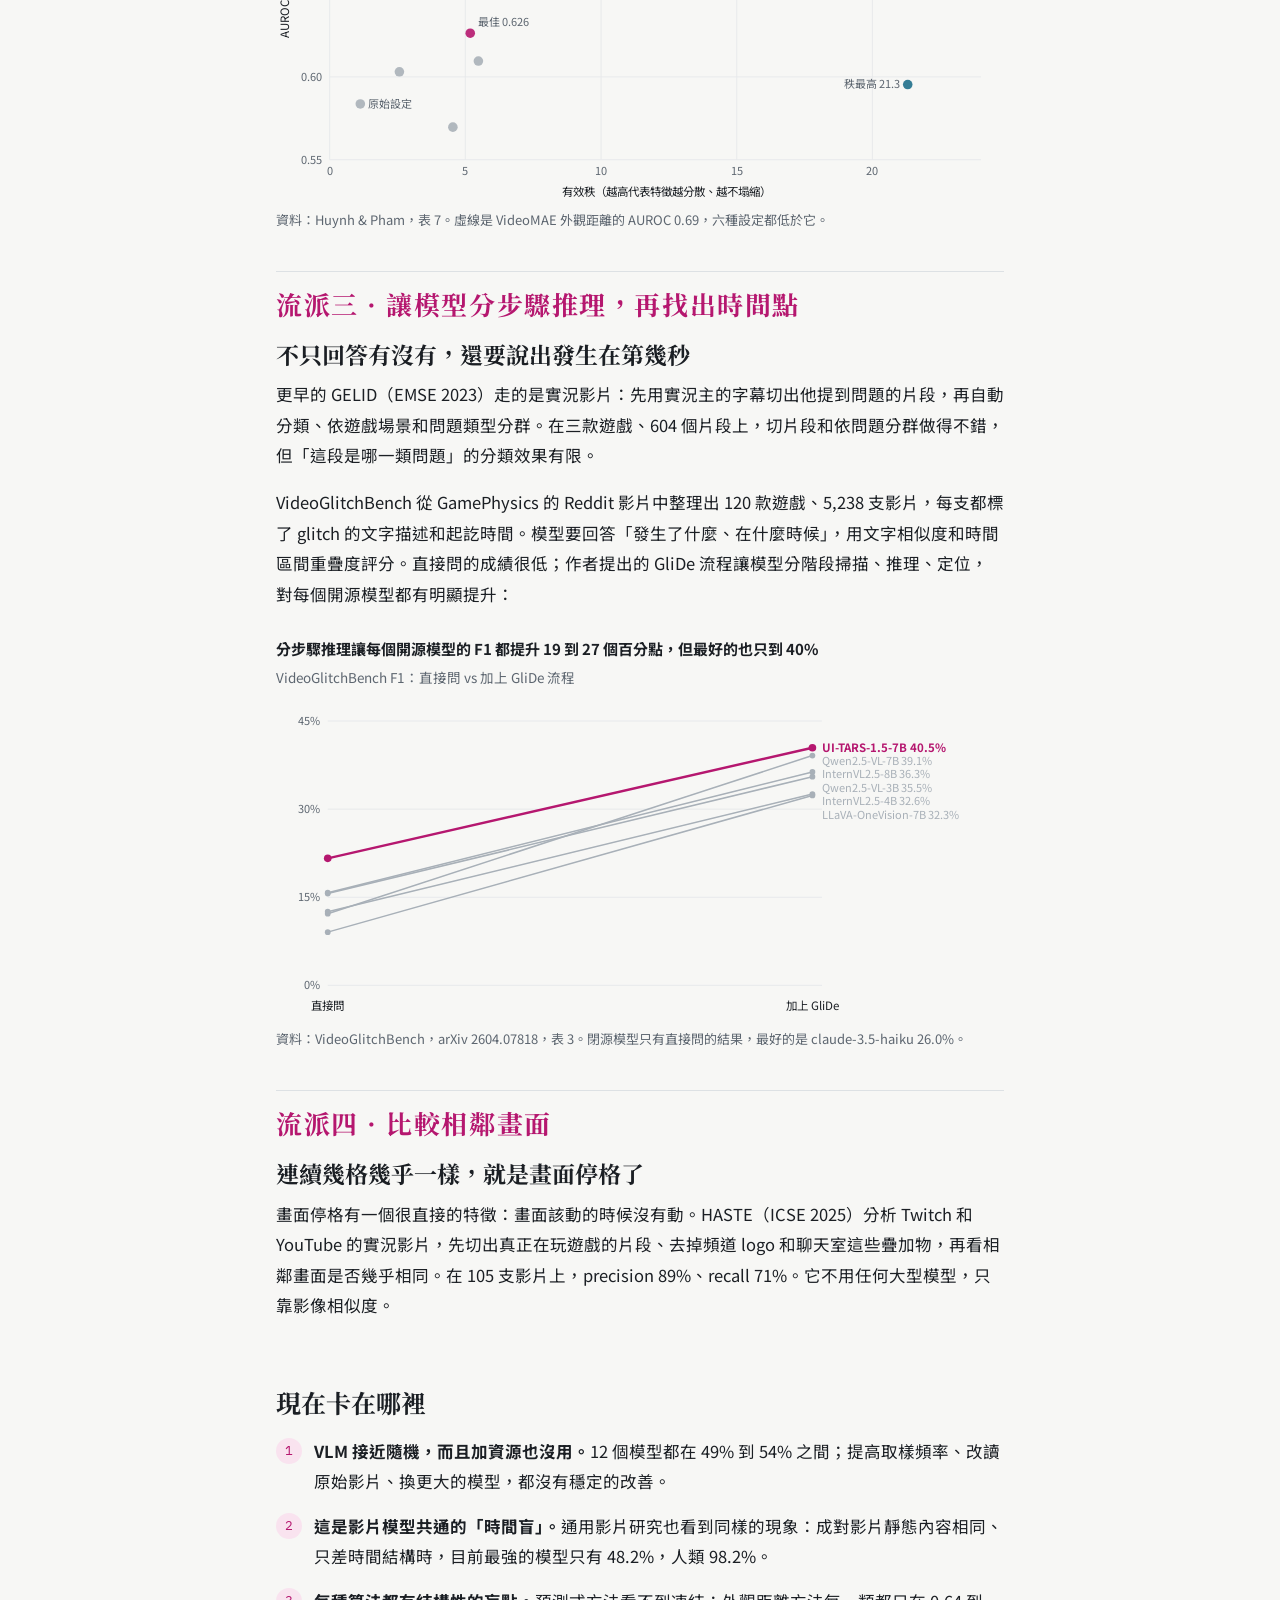
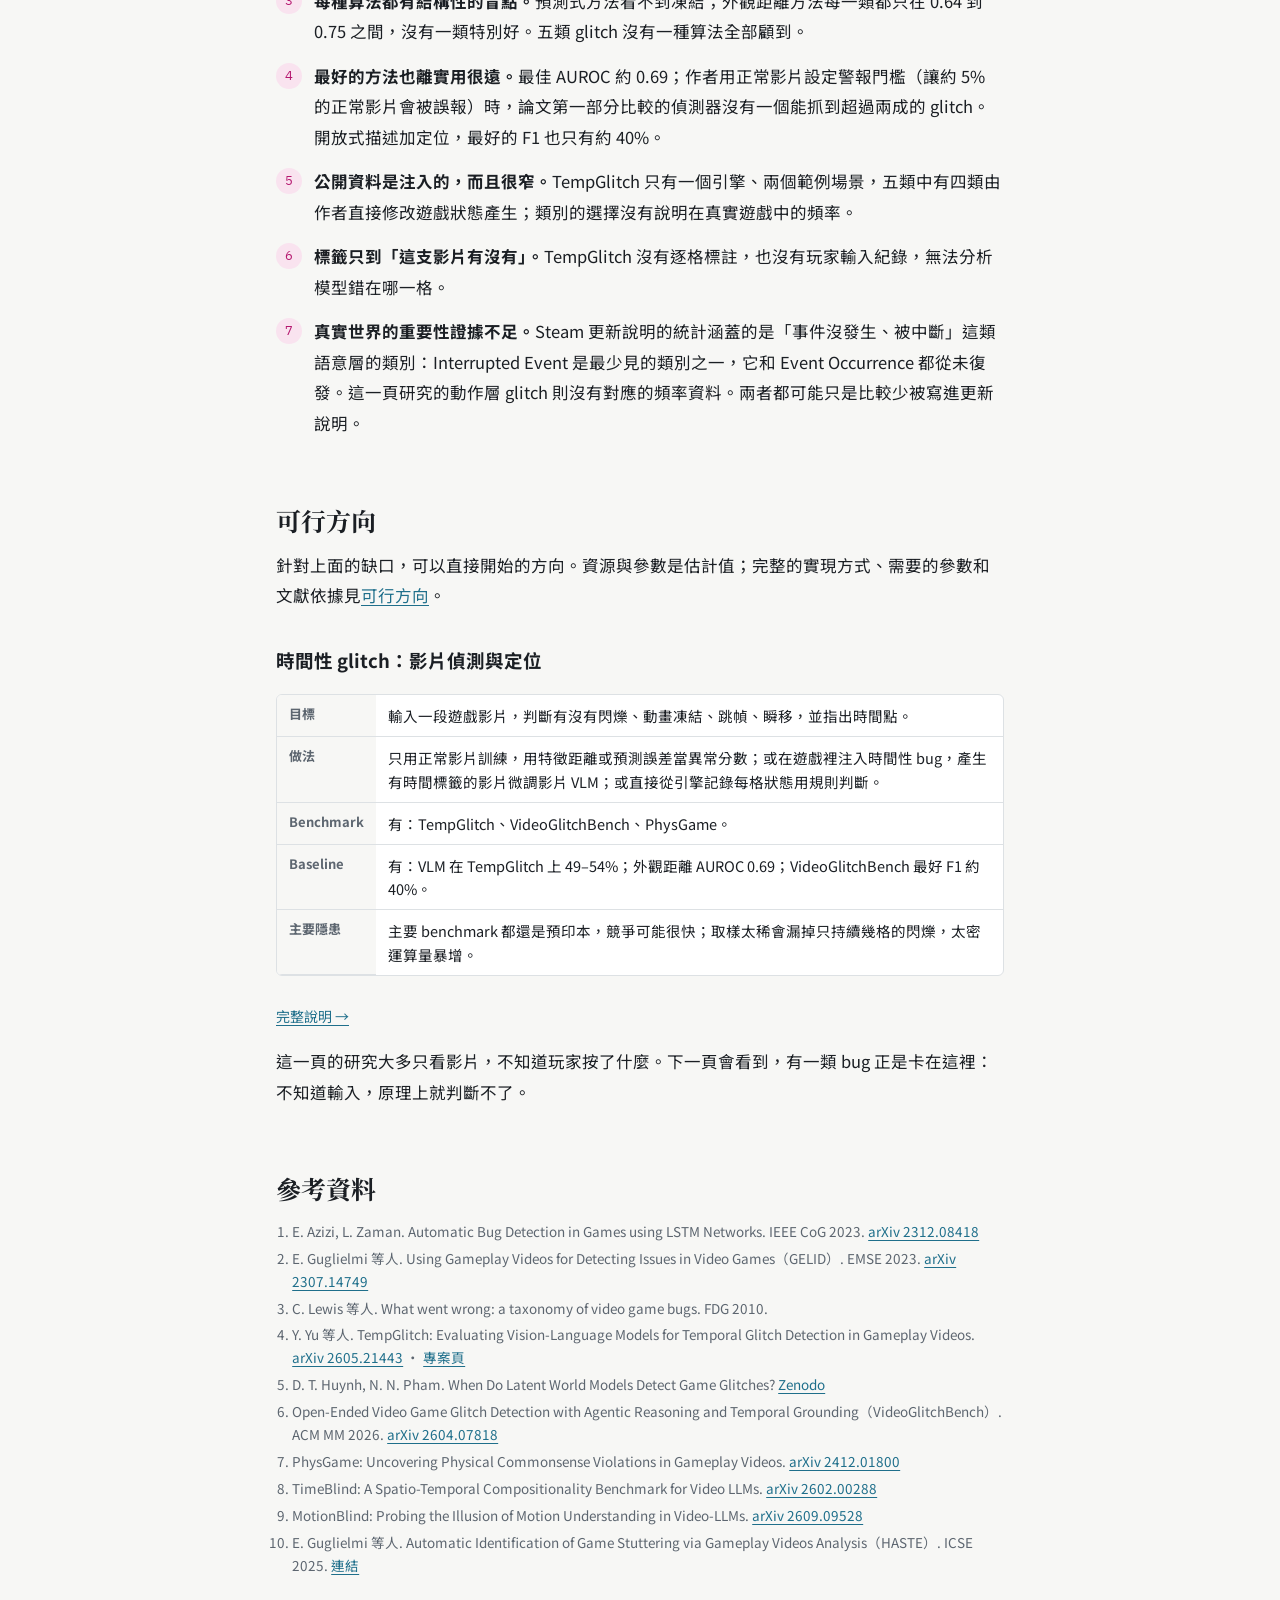
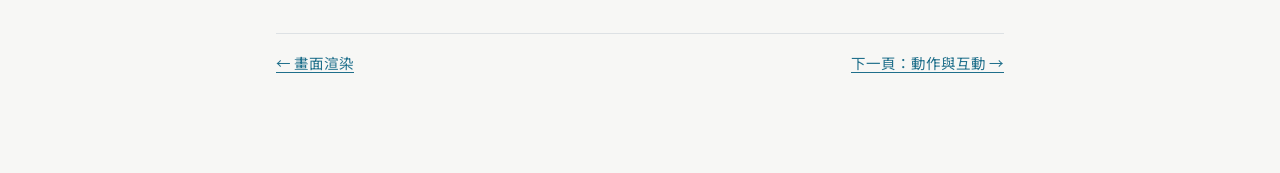
<file: temporal.html>
<!doctype html>
<html lang="zh-Hant">
<head>
<meta charset="utf-8">
<meta name="viewport" content="width=device-width, initial-scale=1, viewport-fit=cover">
<title>時間性 Glitch · 遊戲 Bug 地圖</title>
<link rel="preconnect" href="https://fonts.googleapis.com">
<link rel="preconnect" href="https://fonts.gstatic.com" crossorigin>
<link rel="stylesheet" href="https://fonts.googleapis.com/css2?family=Noto+Sans+TC:wght@400;700&family=Noto+Serif+TC:wght@700;900&family=IBM+Plex+Mono:wght@400&display=swap">
<link rel="stylesheet" href="assets/style.css?v=2">
<script src="assets/charts.js"></script>
</head>
<body>
<nav class="topnav" aria-label="章節">
  <ul>
    <li><a href="index.html">總覽</a></li>
    <li><a href="crash.html">當機</a></li>
    <li><a href="graphics.html">畫面渲染</a></li>
    <li><a href="temporal.html" aria-current="page">時間性</a></li>
    <li><a href="interaction.html">動作與互動</a></li>
    <li><a href="information.html">資訊與介面</a></li>
    <li><a href="directions.html">可行方向</a></li>
  </ul>
</nav>

<main class="page">
  <div class="kicker">主題 3 / 5</div>
  <h1>時間性 Glitch</h1>
  <p class="lede">把影片暫停在任何一格，畫面看起來都很正常。只有連續看下去，才會發現角色在地上滑行、腳卻沒有動。這正是 Lewis 分類最上層切出的「跟時間有關」那一半，也是目前模型最接近「用猜的」一類。</p>

  <div class="scene">
    <span class="tag">示意情境</span>
    <p>主角往前跑，位置一直在前進，但走路動畫停在同一個姿勢。截下任何一張圖，都只是「一個站著的角色」。另一支影片裡，有個物件每隔幾格就消失一下又出現；同樣地，單看任何一張都挑不出毛病。</p>
  </div>

  <h2>問題怎麼定義</h2>
  <p>Lewis 等人（想回答「遊戲會怎麼壞」；蒐集線上影片和玩家社群的 glitch 來分類）把「跟時間有關」定義為：要看事件的先後或持續才能判斷的錯誤，例如事件該發生卻沒發生、順序不對、進行中的動作被莫名中斷。Truelove 等人（標註 Steam 更新說明、統計哪些 bug 最常被修）沿用的類別裡，Event Occurrence 和 Interrupted Event 就屬於這一類。</p>
  <p>不過，現有研究幾乎沒有直接處理「事件沒發生」這種語意層的問題，處理的是更底層、看動作就能發現的時間性錯誤。TempGlitch（想量 VLM 能不能抓時間性 glitch，下面會詳細介紹）把它整理成五種：<strong>閃爍</strong>（物件忽隱忽現）、<strong>射擊時序錯誤</strong>、<strong>速度異常</strong>、<strong>動畫凍結</strong>（姿勢不動但角色在移動）、<strong>卡在原地</strong>（有移動輸入或跑步動畫，位置卻不動）。其中的閃爍，跟 Truelove 的 Object Persistence（物件沒有正確進出遊戲世界）有部分重疊。另一種常見的時間性問題是<strong>畫面停格</strong>（掉幀），嚴格說屬於效能問題，但偵測方式跟上面相同，同樣要看連續畫面，所以也放在這一頁。</p>
  <p>值得先記住一個背景：在 Truelove 的 Steam 資料裡，語意層的 Interrupted Event 是最少見的三類之一，Event Occurrence 和 Interrupted Event 都沒有任何復發紀錄。上面那五種動作層的 glitch 在 Truelove 的分類裡沒有獨立的類別，所以它們在真實遊戲裡有多常見，目前沒有直接的數字。</p>

  <h2>現在的做法</h2>

  <section class="school">
    <div class="label">流派一 · 把影片交給 VLM</div>
    <h3>抽幾格畫面，問模型「這段有沒有 glitch」</h3>
    <p>這一派的起點是一個問題：要看前後變化的 glitch，對模型來說是不是真的比較難？TempGlitch 的作者先用 GPT-5 在 PhysGame（一份收集遊戲裡違反物理常識片段的影片資料集）的真實遊戲影片上做了一個小實驗，比較「單張畫面就看得出」和「要看前後變化」兩種 glitch：</p>
    <figure class="figure">
      <div class="figtitle">三種取樣方式下，要看前後變化的 glitch 都比較少被抓到</div>
      <div class="figsub">GPT-5 在 PhysGame 子集上的 recall，依取樣方式。兩類各只有 50 支影片，每秒 1 張時的差距（0.74 對 0.68）只相當於 3 支影片</div>
      <div class="chart" id="ch-st"></div>
      <figcaption>資料：TempGlitch 論文的前導研究。I-frame 是影片壓縮時的關鍵幀。</figcaption>
    </figure>
    <p>確認這一點之後，他們建立了 TempGlitch（Alberta 大學與 Sony，2026）：在 Godot 的兩個官方範例裡改程式碼注入其中四種 glitch（射擊時序錯誤是範例專案原本就有的 bug），錄了 750 支有 glitch 的影片；每一類再配 150 支刻意做得很像的正常影片（例如撞牆停下來，看起來也像卡住）。一半有、一半沒有，隨便猜就是 50%。</p>
    <p>12 個模型的成績都擠在 50% 附近。更麻煩的是，多給畫面也沒用：</p>
    <figure class="figure">
      <div class="figtitle">從每秒 1 張提高到每秒 5 張，準確率幾乎沒變，全部貼著 50%</div>
      <div class="figsub">TempGlitch 準確率，依取樣頻率</div>
      <div class="chart" id="ch-fps"></div>
      <figcaption>資料：Yu 等人，TempGlitch，arXiv 2605.21443，表 3。Gemini 兩個模型直接讀原始影片（3.1 Pro 49.7%、3 Flash 50.3%），未畫入。</figcaption>
    </figure>
    <p>準確率看不出的事，precision 和 recall 看得出來。模型大致分成三種：一群很保守，幾乎不報（recall 不到 10%）；一群像在擲硬幣，報一半、對一半；只有 Gemini 3 Flash 幾乎什麼都報。沒有任何一個模型能同時報得多又報得準。</p>
    <figure class="figure">
      <div class="figtitle">不是太保守，就是在擲硬幣：precision 幾乎都落在 50% 到 68%</div>
      <div class="figsub">TempGlitch 上每個模型的 recall 與 precision（5 FPS；Gemini 為原始影片）</div>
      <div class="chart" id="ch-pr"></div>
      <figcaption>資料：TempGlitch 表 3。藍色是保守型、灰色是擲硬幣型、洋紅色是 Gemini（讀原始影片）。Gemma4 4B 一個都沒報，precision 無法定義，未畫入；Qwen3VL 8B 只報了極少數，所以 precision 是 100%。虛線為 precision 50%，等於隨機。</figcaption>
    </figure>
    <p>這個問題不只出現在遊戲。通用影片模型的研究也看到同樣的現象：TimeBlind 讓成對的影片有相同的靜態內容（同樣的場景和物件），只差時間結構，並要求兩支都答對；目前最強的模型只有 48.2%，人類是 98.2%；MotionBlind 測速度、幅度和方向，發現多給畫面或挑更好的畫面都補不上差距。</p>
  </section>

  <section class="school">
    <div class="label">流派二 · 只看正常影片，學什麼叫「正常」</div>
    <h3>不需要標註，偏離正常就算可疑</h3>
    <p>另一條路完全不用 VLM，而是借用影片異常偵測的做法。較早的嘗試是 Azizi 與 Zaman（CoG 2023）：用 LSTM 讀連續畫面，把「跟前面幾格接不起來」的畫面當成異常，再把抓到的畫面分群歸類；他們在兩款 FPS 遊戲上測試，但論文只說方法有效，沒有給出量化結果。近年的做法同樣是只拿正常的遊戲影片訓練，測試時看新影片離「正常」有多遠。Huynh 與 Pham 在 TempGlitch 上比較了兩種「多遠」的算法：</p>
    <ul>
      <li><strong>外觀距離</strong>：用預訓練的影片模型（VideoMAE、V-JEPA 2）把片段轉成特徵，看它跟最接近的正常片段差多少。</li>
      <li><strong>可預測性</strong>：訓練一個模型預測下一段會長什麼樣，預測得越不準，越可疑。這類會預測下一段畫面的模型叫 world model。作者的 LeWM 和 V-JEPA 2 都屬於 JEPA 類：不預測像素，而是預測畫面的抽象特徵。V-JEPA 2 的特徵兩種算法都能用。</li>
    </ul>
    <p>整體成績最好的是 VideoMAE 的外觀距離，AUROC 0.69（0.5 等於亂猜）。AUROC 看的是排序，VLM 的成績是準確率，兩者不能放在同一把尺上比；但至少它明顯離開了隨機水準，只是離實用還很遠。這份研究還是預印本，作者保留的測試集結果也還沒公布。拆成五種 glitch 來看，兩種算法各有盲點：</p>
    <figure class="figure">
      <div class="figtitle">沒有任何一種算法在五類上都好；預測式的方法在「動畫凍結」上低於隨機</div>
      <div class="figsub">TempGlitch 各類 glitch 的 AUROC（0.5 為隨機）</div>
      <div class="chart" id="ch-cat"></div>
      <figcaption>資料：Huynh &amp; Pham，When Do Latent World Models Detect Game Glitches?（Zenodo 預印本，2026），表 4 與表 6。V-JEPA 2 的數值為三個 seed 的範圍，取中間值。LeWM 為作者從頭訓練的 world model。</figcaption>
    </figure>
    <p>動畫凍結為什麼會讓預測式方法失效？因為凍結的畫面是最容易預測的：下一格跟這一格一模一樣，預測誤差反而變小，看起來比正常還正常。</p>
    <p>作者自己訓練的 world model（LeWM）成績最差。一個常見的解釋是它的特徵「塌縮」了，全部擠在幾乎同一個方向，分辨不出細微差異；有效秩就是衡量特徵分散程度的指標。作者用六種訓練設定把有效秩從 1.13 拉到 21.30，偵測成績卻幾乎沒有跟著動：</p>
    <figure class="figure">
      <div class="figtitle">特徵的有效秩提高近 20 倍，偵測能力沒有跟上</div>
      <div class="figsub">六種訓練設定的有效秩與 AUROC</div>
      <div class="chart" id="ch-rank"></div>
      <figcaption>資料：Huynh &amp; Pham，表 7。虛線是 VideoMAE 外觀距離的 AUROC 0.69，六種設定都低於它。</figcaption>
    </figure>
  </section>

  <section class="school">
    <div class="label">流派三 · 讓模型分步驟推理，再找出時間點</div>
    <h3>不只回答有沒有，還要說出發生在第幾秒</h3>
    <p>更早的 GELID（EMSE 2023）走的是實況影片：先用實況主的字幕切出他提到問題的片段，再自動分類、依遊戲場景和問題類型分群。在三款遊戲、604 個片段上，切片段和依問題分群做得不錯，但「這段是哪一類問題」的分類效果有限。</p>
    <p>VideoGlitchBench 從 GamePhysics 的 Reddit 影片中整理出 120 款遊戲、5,238 支影片，每支都標了 glitch 的文字描述和起訖時間。模型要回答「發生了什麼、在什麼時候」，用文字相似度和時間區間重疊度評分。直接問的成績很低；作者提出的 GliDe 流程讓模型分階段掃描、推理、定位，對每個開源模型都有明顯提升：</p>
    <figure class="figure">
      <div class="figtitle">分步驟推理讓每個開源模型的 F1 都提升 19 到 27 個百分點，但最好的也只到 40%</div>
      <div class="figsub">VideoGlitchBench F1：直接問 vs 加上 GliDe 流程</div>
      <div class="chart" id="ch-glide"></div>
      <figcaption>資料：VideoGlitchBench，arXiv 2604.07818，表 3。閉源模型只有直接問的結果，最好的是 claude-3.5-haiku 26.0%。</figcaption>
    </figure>
  </section>

  <section class="school">
    <div class="label">流派四 · 比較相鄰畫面</div>
    <h3>連續幾格幾乎一樣，就是畫面停格了</h3>
    <p>畫面停格有一個很直接的特徵：畫面該動的時候沒有動。HASTE（ICSE 2025）分析 Twitch 和 YouTube 的實況影片，先切出真正在玩遊戲的片段、去掉頻道 logo 和聊天室這些疊加物，再看相鄰畫面是否幾乎相同。在 105 支影片上，precision 89%、recall 71%。它不用任何大型模型，只靠影像相似度。</p>
  </section>

  <h2>現在卡在哪裡</h2>
  <ol class="problems">
    <li><strong>VLM 接近隨機，而且加資源也沒用。</strong>12 個模型都在 49% 到 54% 之間；提高取樣頻率、改讀原始影片、換更大的模型，都沒有穩定的改善。</li>
    <li><strong>這是影片模型共通的「時間盲」。</strong>通用影片研究也看到同樣的現象：成對影片靜態內容相同、只差時間結構時，目前最強的模型只有 48.2%，人類 98.2%。</li>
    <li><strong>每種算法都有結構性的盲點。</strong>預測式方法看不到凍結；外觀距離方法每一類都只在 0.64 到 0.75 之間，沒有一類特別好。五類 glitch 沒有一種算法全部顧到。</li>
    <li><strong>最好的方法也離實用很遠。</strong>最佳 AUROC 約 0.69；作者用正常影片設定警報門檻（讓約 5% 的正常影片會被誤報）時，論文第一部分比較的偵測器沒有一個能抓到超過兩成的 glitch。開放式描述加定位，最好的 F1 也只有約 40%。</li>
    <li><strong>公開資料是注入的，而且很窄。</strong>TempGlitch 只有一個引擎、兩個範例場景，五類中有四類由作者直接修改遊戲狀態產生；類別的選擇沒有說明在真實遊戲中的頻率。</li>
    <li><strong>標籤只到「這支影片有沒有」。</strong>TempGlitch 沒有逐格標註，也沒有玩家輸入紀錄，無法分析模型錯在哪一格。</li>
    <li><strong>真實世界的重要性證據不足。</strong>Steam 更新說明的統計涵蓋的是「事件沒發生、被中斷」這類語意層的類別：Interrupted Event 是最少見的類別之一，它和 Event Occurrence 都從未復發。這一頁研究的動作層 glitch 則沒有對應的頻率資料。兩者都可能只是比較少被寫進更新說明。</li>
  </ol>

  <h2 id="next">可行方向</h2>
  <p>針對上面的缺口，可以直接開始的方向。資源與參數是估計值；完整的實現方式、需要的參數和文獻依據見<a href="directions.html">可行方向</a>。</p>
  <h3>時間性 glitch：影片偵測與定位</h3>
  <div class="tablebox">
  <table>
    <tbody>
      <tr><th>目標</th><td>輸入一段遊戲影片，判斷有沒有閃爍、動畫凍結、跳幀、瞬移，並指出時間點。</td></tr>
      <tr><th>做法</th><td>只用正常影片訓練，用特徵距離或預測誤差當異常分數；或在遊戲裡注入時間性 bug，產生有時間標籤的影片微調影片 VLM；或直接從引擎記錄每格狀態用規則判斷。</td></tr>
      <tr><th>Benchmark</th><td>有：TempGlitch、VideoGlitchBench、PhysGame。</td></tr>
      <tr><th>Baseline</th><td>有：VLM 在 TempGlitch 上 49–54%；外觀距離 AUROC 0.69；VideoGlitchBench 最好 F1 約 40%。</td></tr>
      <tr><th>主要隱患</th><td>主要 benchmark 都還是預印本，競爭可能很快；取樣太稀會漏掉只持續幾格的閃爍，太密運算量暴增。</td></tr>
    </tbody>
  </table>
  </div>
  <p class="small"><a href="directions.html#d3">完整說明 →</a></p>

  <p>這一頁的研究大多只看影片，不知道玩家按了什麼。下一頁會看到，有一類 bug 正是卡在這裡：不知道輸入，原理上就判斷不了。</p>

  <h2>參考資料</h2>
  <ol class="refs">
    <li>E. Azizi, L. Zaman. Automatic Bug Detection in Games using LSTM Networks. IEEE CoG 2023. <a href="https://arxiv.org/abs/2312.08418">arXiv 2312.08418</a></li>
    <li>E. Guglielmi 等人. Using Gameplay Videos for Detecting Issues in Video Games（GELID）. EMSE 2023. <a href="https://arxiv.org/abs/2307.14749">arXiv 2307.14749</a></li>
    <li>C. Lewis 等人. What went wrong: a taxonomy of video game bugs. FDG 2010.</li>
    <li>Y. Yu 等人. TempGlitch: Evaluating Vision-Language Models for Temporal Glitch Detection in Gameplay Videos. <a href="https://arxiv.org/abs/2605.21443">arXiv 2605.21443</a> · <a href="https://asgaardlab.github.io/TempGlitch/">專案頁</a></li>
    <li>D. T. Huynh, N. N. Pham. When Do Latent World Models Detect Game Glitches? <a href="https://doi.org/10.5281/zenodo.23449952">Zenodo</a></li>
    <li>Open-Ended Video Game Glitch Detection with Agentic Reasoning and Temporal Grounding（VideoGlitchBench）. ACM MM 2026. <a href="https://arxiv.org/abs/2604.07818">arXiv 2604.07818</a></li>
    <li>PhysGame: Uncovering Physical Commonsense Violations in Gameplay Videos. <a href="https://arxiv.org/abs/2412.01800">arXiv 2412.01800</a></li>
    <li>TimeBlind: A Spatio-Temporal Compositionality Benchmark for Video LLMs. <a href="https://arxiv.org/abs/2602.00288">arXiv 2602.00288</a></li>
    <li>MotionBlind: Probing the Illusion of Motion Understanding in Video-LLMs. <a href="https://arxiv.org/abs/2609.09528">arXiv 2609.09528</a></li>
    <li>E. Guglielmi 等人. Automatic Identification of Game Stuttering via Gameplay Videos Analysis（HASTE）. ICSE 2025. <a href="https://conf.researchr.org/details/icse-2025/icse-2025-journal-first-papers/8/Automatic-Identification-of-Game-Stuttering-via-Gameplay-Videos-Analysis">連結</a></li>
  </ol>

  <div class="pagenav"><a href="graphics.html">← 畫面渲染</a><a href="interaction.html">下一頁：動作與互動 →</a></div>
</main>

<script>
Charts.slope('#ch-fps', {
  title: 'TempGlitch：取樣頻率與準確率',
  x: ['每秒 1 張', '每秒 5 張'], min: 40, max: 60, ticks: [40, 45, 50, 55, 60], unit: '%', decimals: 1,
  ref: 50, refLabel: '隨機猜 50%', height: 380,
  series: [
    { name: 'GPT 5.4 Mini', values: [52.4, 54.1], hl: true },
    { name: 'Gemma4 31B', values: [52.3, 53.0] },
    { name: 'Ministral3 3B', values: [50.2, 53.0] },
    { name: 'Ministral3 14B', values: [51.9, 52.6] },
    { name: 'Claude Haiku', values: [49.7, 51.3] },
    { name: 'GPT 5.5', values: [50.5, 51.1] },
    { name: 'Claude Opus', values: [51.0, 50.2] },
    { name: 'Qwen3.6 27B', values: [50.5, 50.5] },
    { name: 'Qwen3VL 8B', values: [50.7, 50.1] },
    { name: 'Gemma4 4B', values: [50.0, 50.0] }
  ]
});
Charts.scatter('#ch-pr', {
  title: 'TempGlitch：recall 與 precision',
  xmin: 0, xmax: 100, ymin: 40, ymax: 100, xticks: [0, 25, 50, 75, 100], yticks: [40, 50, 60, 70, 80, 90, 100], xunit: '%', yunit: '%',
  xLabel: 'Recall（抓到多少比例的 glitch）', yLabel: 'Precision', height: 380,
  refs: [{ y: 50, label: '隨機' }],
  points: [
    { x: 0.3, y: 100, label: 'Qwen3VL 8B', color: 'var(--c2)' },
    { x: 4.3, y: 68.1, label: 'GPT 5.5', color: 'var(--c2)', dy: -6 },
    { x: 5.2, y: 67.2, label: 'Claude Haiku', color: 'var(--c2)', dy: 12 },
    { x: 9.9, y: 67.9, label: 'Ministral3 14B', color: 'var(--c2)', dx: 8, dy: -10 },
    { x: 16.7, y: 50.6, label: 'Claude Opus', color: 'var(--grey)', dy: 14 },
    { x: 23.1, y: 60.7, label: 'GPT 5.4 Mini', color: 'var(--grey)' },
    { x: 43.5, y: 53.7, label: 'Gemma4 31B', color: 'var(--grey)', dy: -8 },
    { x: 54.5, y: 50.4, label: 'Qwen3.6 27B', color: 'var(--grey)', dy: 18, anchor: 'end', dx: -4 },
    { x: 56.9, y: 52.8, label: 'Ministral3 3B', color: 'var(--grey)', dy: -8 },
    { x: 57.6, y: 49.8, label: 'Gemini 3.1 Pro', color: 'var(--accent)', dy: 18, dx: 6 },
    { x: 87.2, y: 50.2, label: 'Gemini 3 Flash', color: 'var(--accent)', anchor: 'end', dx: -8, dy: -8 }
  ]
});
Charts.grouped('#ch-st', {
  title: 'GPT-5：單張可見 vs 要看前後變化的 glitch',
  groups: ['I-frame', '每秒 1 張', '每秒 2 張'],
  series: [
    { name: '單張畫面就看得出', color: 'var(--c2)', values: [0.72, 0.74, 0.80] },
    { name: '要看前後變化', color: 'var(--accent)', values: [0.48, 0.68, 0.68] }
  ],
  max: 1, ticks: [0, 0.5, 1], tickDecimals: 1, decimals: 2, showValues: true, height: 300
});
Charts.grouped('#ch-cat', {
  title: 'TempGlitch 各類 glitch 的 AUROC',
  groups: ['閃爍', '動畫凍結', '射擊時序', '卡在原地', '速度異常'],
  series: [
    { name: 'VideoMAE 外觀距離', color: 'var(--c2)', values: [0.747, 0.730, 0.638, 0.748, 0.730] },
    { name: 'V-JEPA 2 特徵＋預測', color: 'var(--accent)', values: [0.725, 0.396, 0.736, 0.885, 0.795] },
    { name: 'LeWM 預測', color: 'var(--grey)', values: [0.520, 0.485, 0.851, 0.468, 0.721] }
  ],
  min: 0, max: 1, ticks: [0, 0.5, 1], tickDecimals: 1, decimals: 2, ref: 0.5, refLabel: '隨機 0.5'
});
Charts.scatter('#ch-rank', {
  title: '有效秩與 AUROC',
  xmin: 0, xmax: 24, ymin: 0.55, ymax: 0.72, xticks: [0, 5, 10, 15, 20], yticks: [0.55, 0.6, 0.65, 0.7], ydec: 2,
  xLabel: '有效秩（越高代表特徵越分散、越不塌縮）', yLabel: 'AUROC',
  refs: [{ y: 0.6895, label: 'VideoMAE 外觀距離 0.69' }],
  points: [
    { x: 1.13, y: 0.5837, label: '原始設定', color: 'var(--grey)' },
    { x: 2.57, y: 0.6031, label: '', color: 'var(--grey)' },
    { x: 4.54, y: 0.5697, label: '', color: 'var(--grey)' },
    { x: 5.48, y: 0.6096, label: '', color: 'var(--grey)' },
    { x: 5.18, y: 0.6264, label: '最佳 0.626', color: 'var(--accent)', dy: -8 },
    { x: 21.30, y: 0.5954, label: '秩最高 21.3', color: 'var(--c2)', anchor: 'end', dx: -8 }
  ]
});
Charts.slope('#ch-glide', {
  title: 'VideoGlitchBench：直接問 vs GliDe',
  x: ['直接問', '加上 GliDe'], min: 0, max: 45, ticks: [0, 15, 30, 45], unit: '%', decimals: 1,
  series: [
    { name: 'UI-TARS-1.5-7B', values: [21.62, 40.45], hl: true },
    { name: 'Qwen2.5-VL-7B', values: [12.20, 39.12] },
    { name: 'InternVL2.5-8B', values: [15.77, 36.33] },
    { name: 'Qwen2.5-VL-3B', values: [15.63, 35.52] },
    { name: 'InternVL2.5-4B', values: [12.53, 32.56] },
    { name: 'LLaVA-OneVision-7B', values: [9.06, 32.32] }
  ]
});
</script>
</body>
</html>
</file>
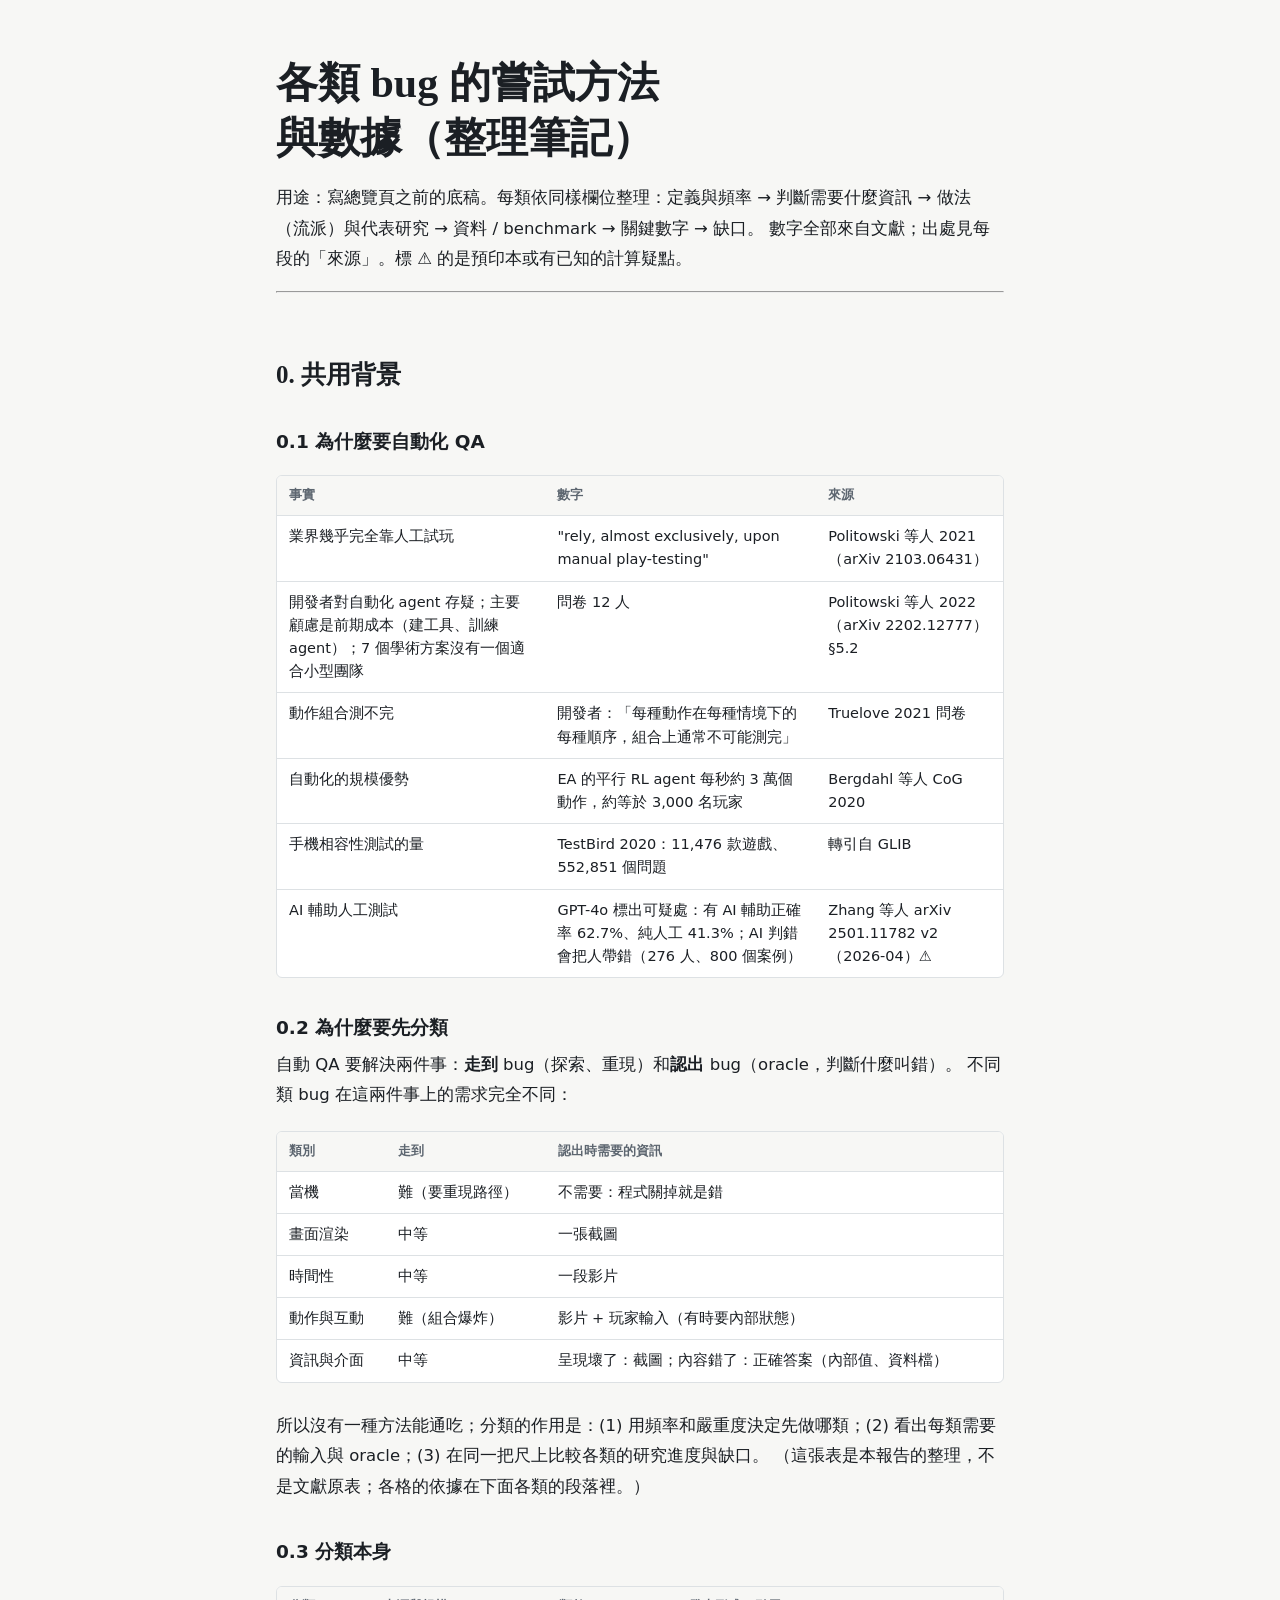
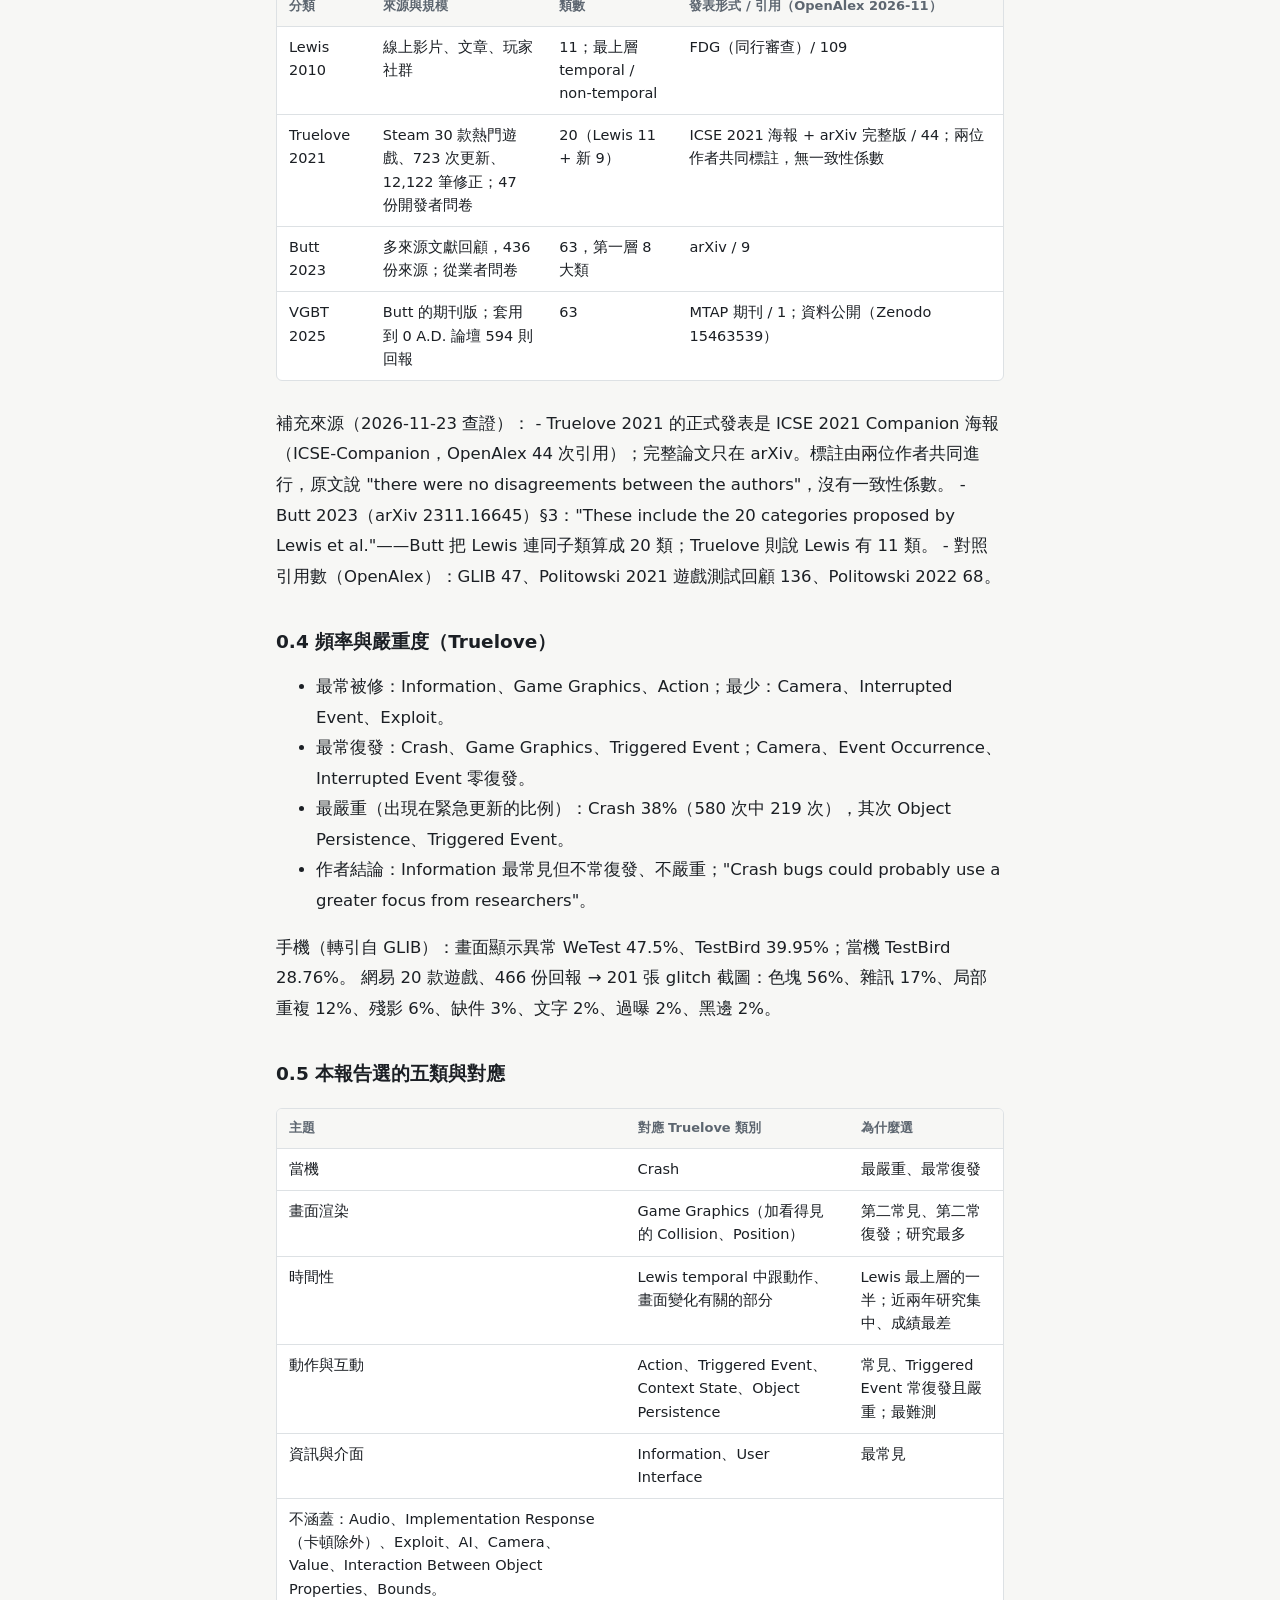
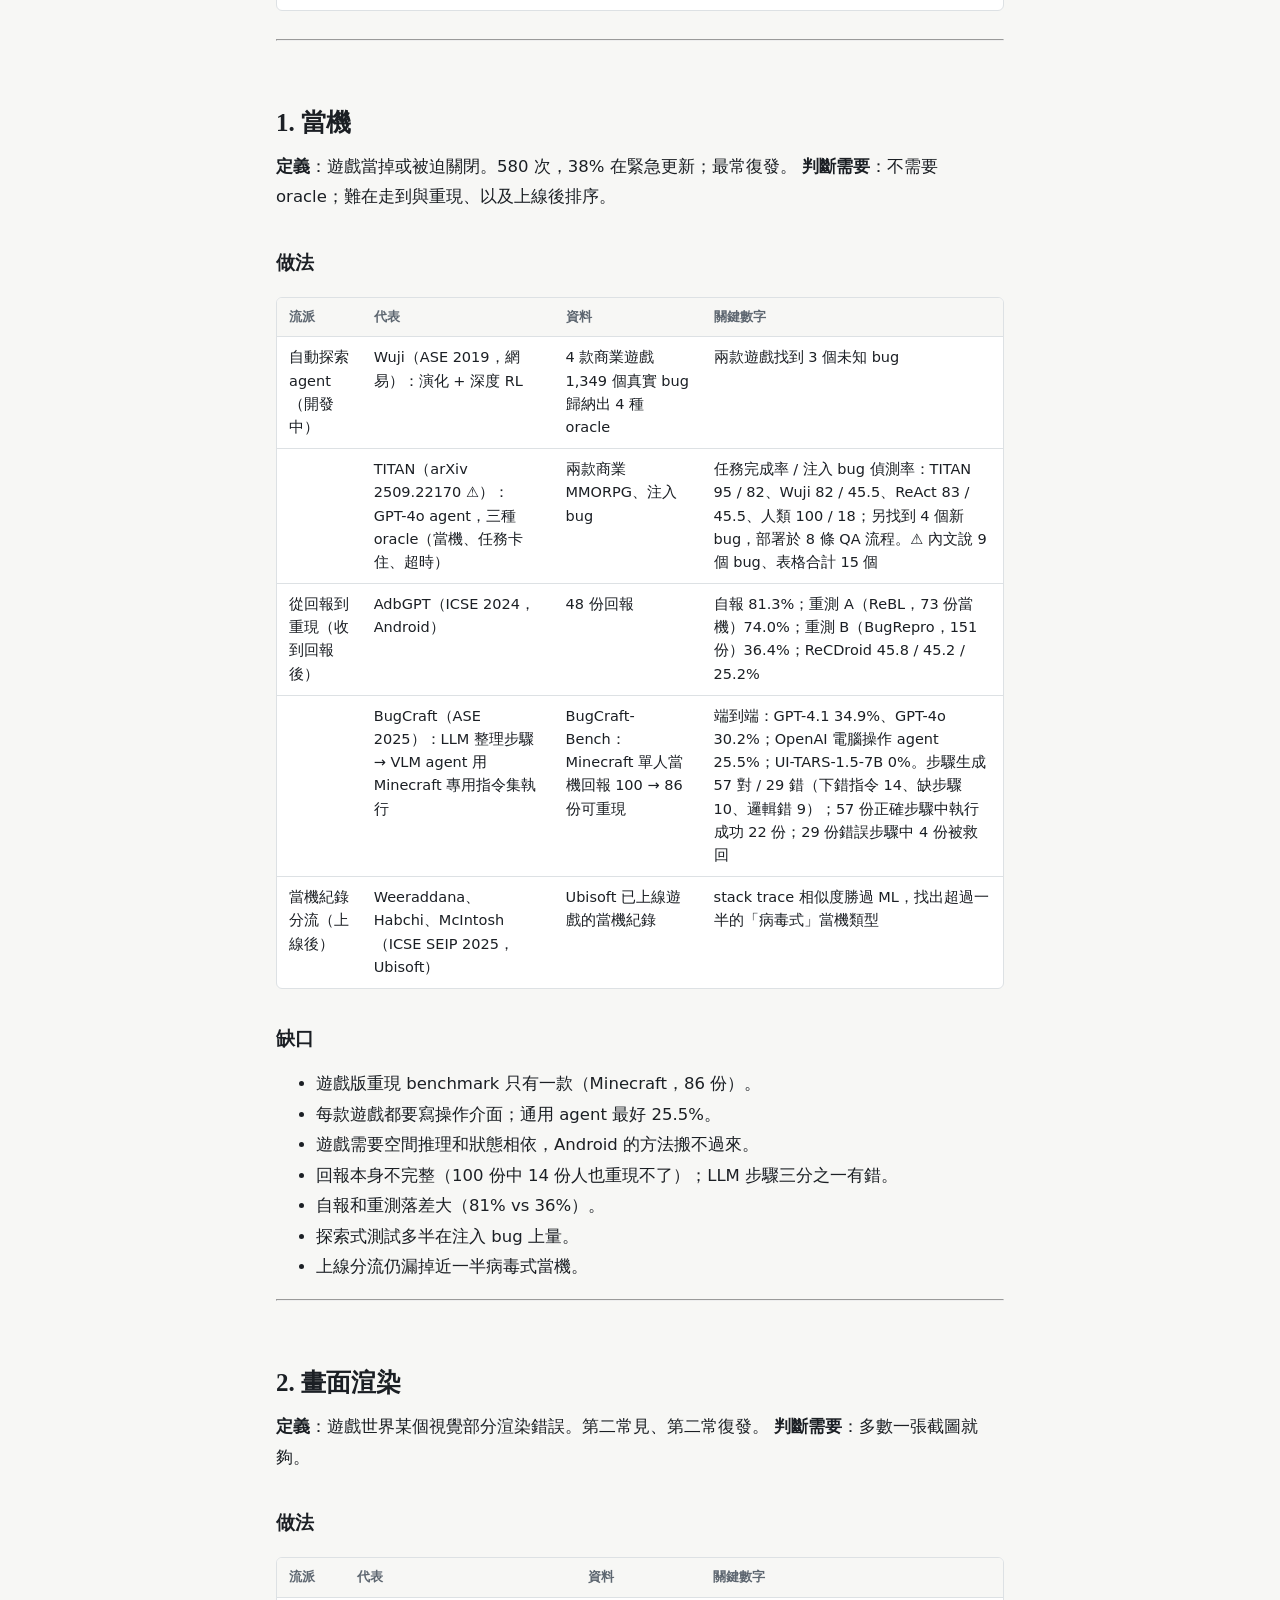
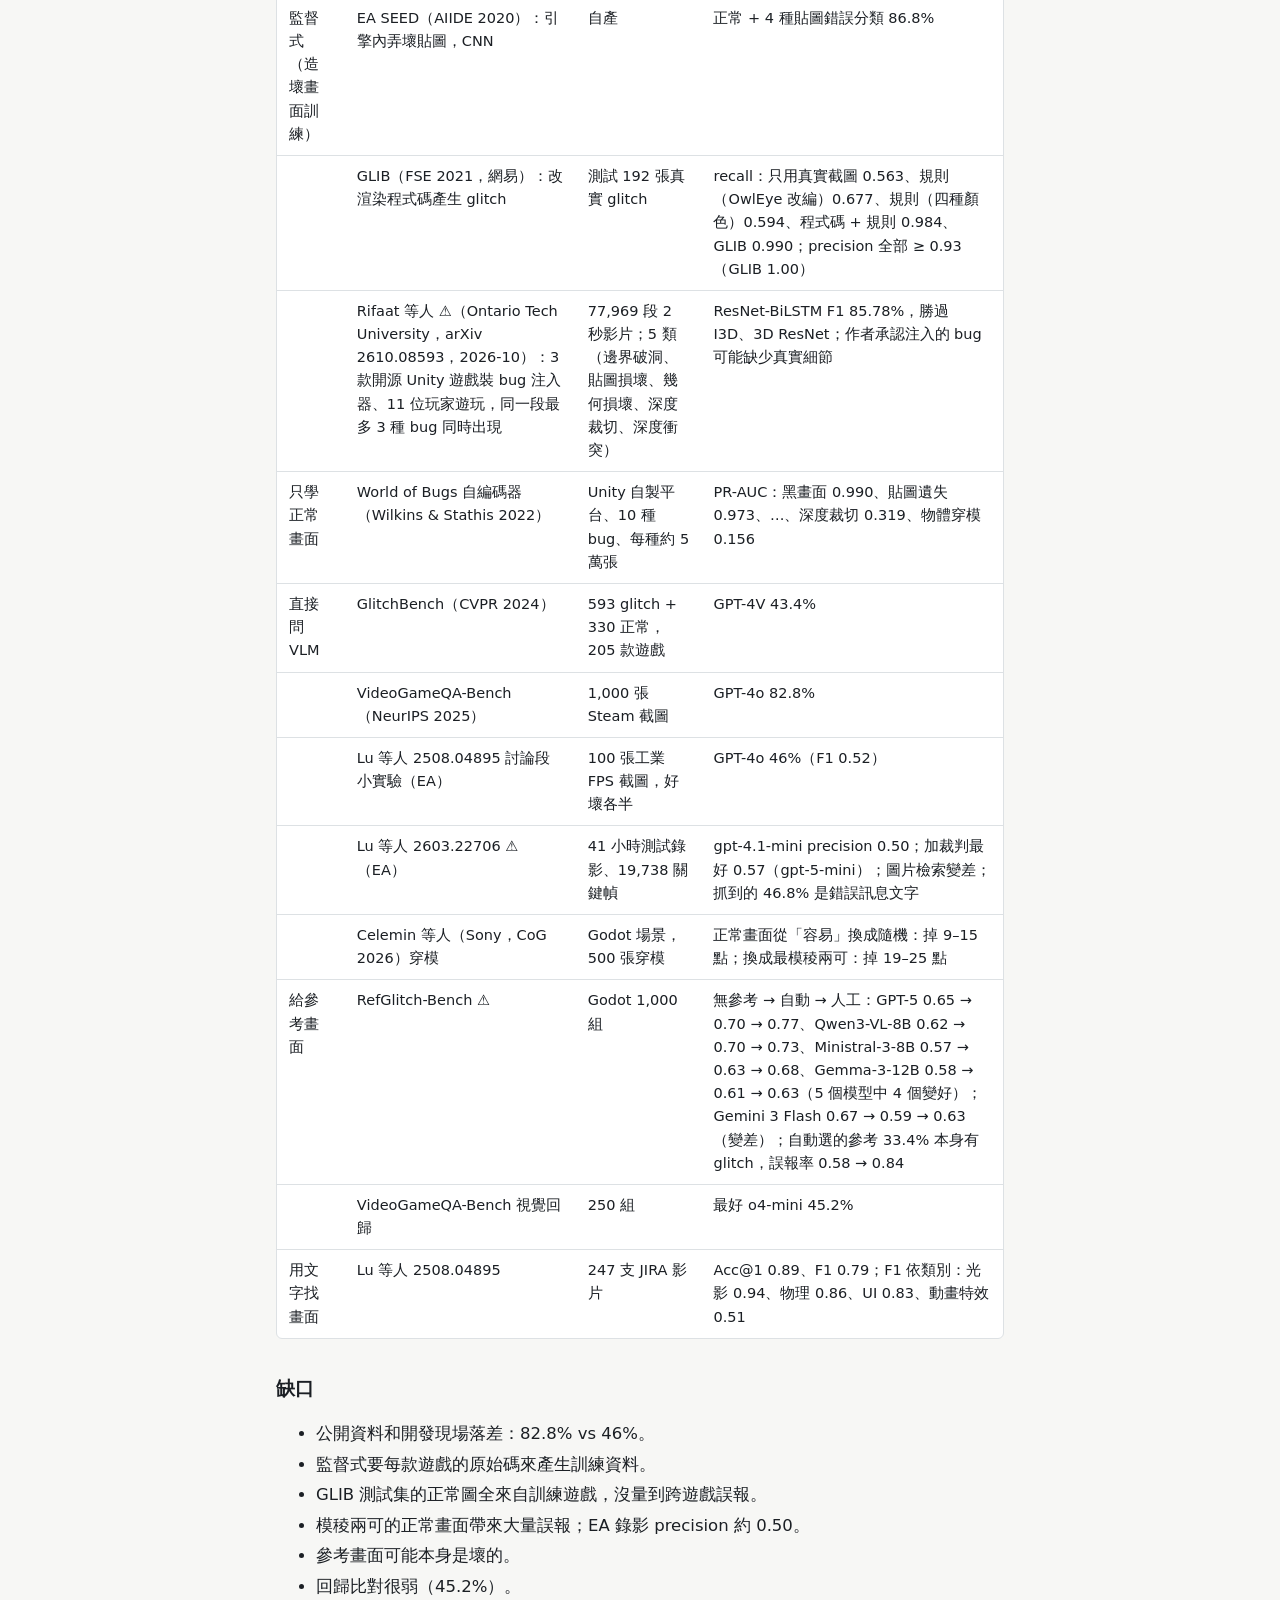
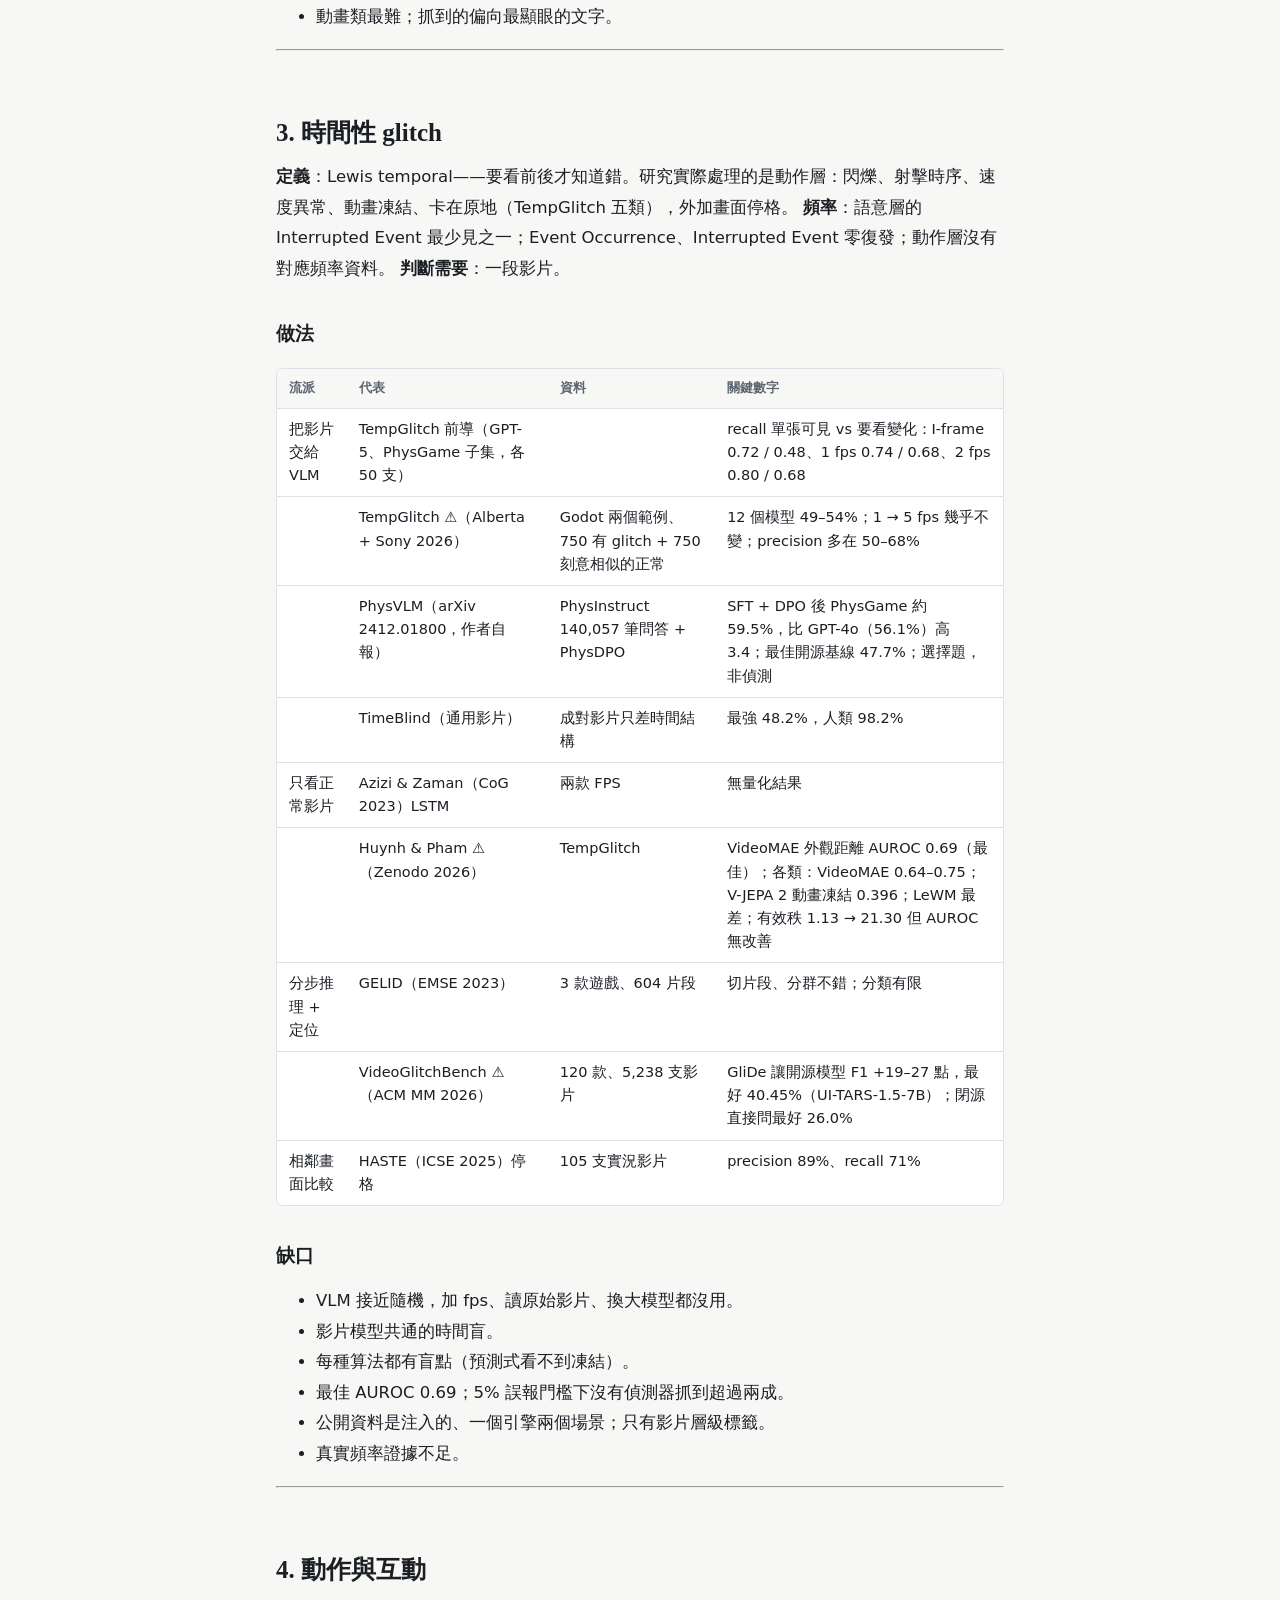
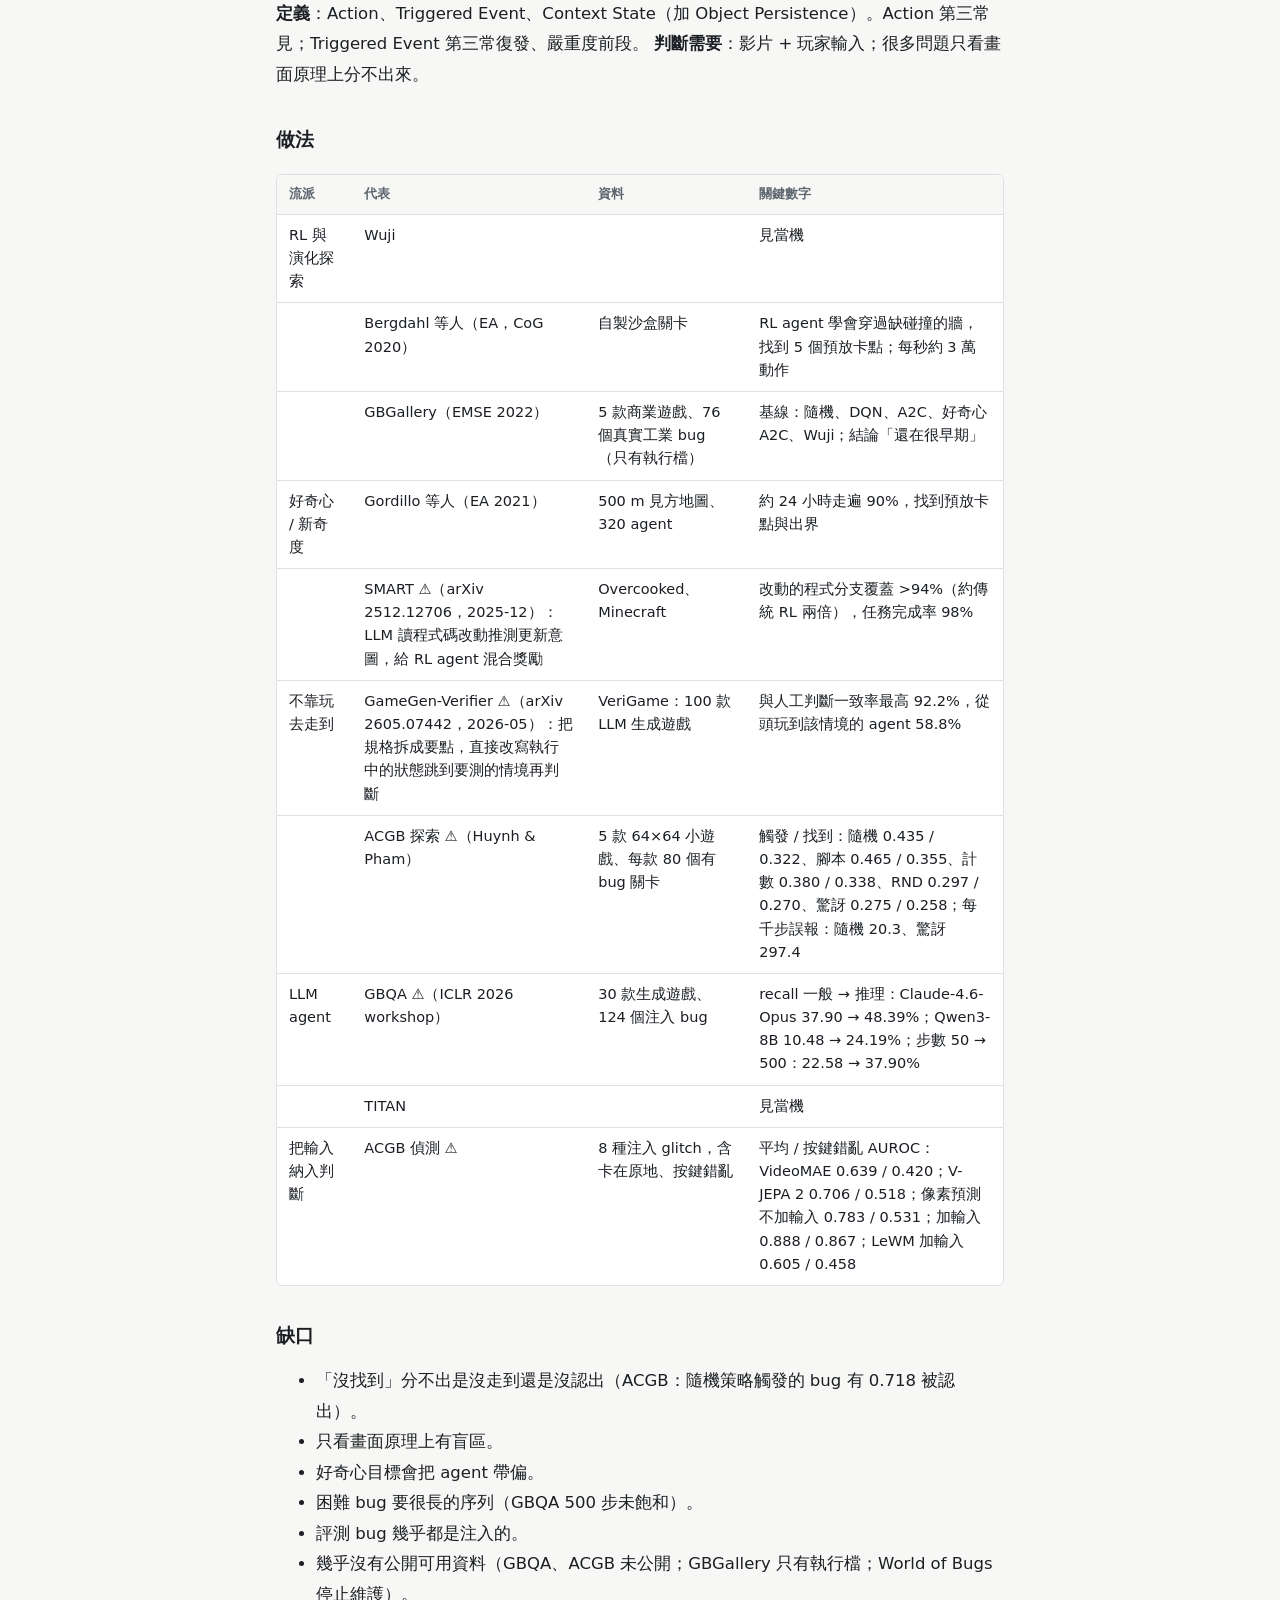
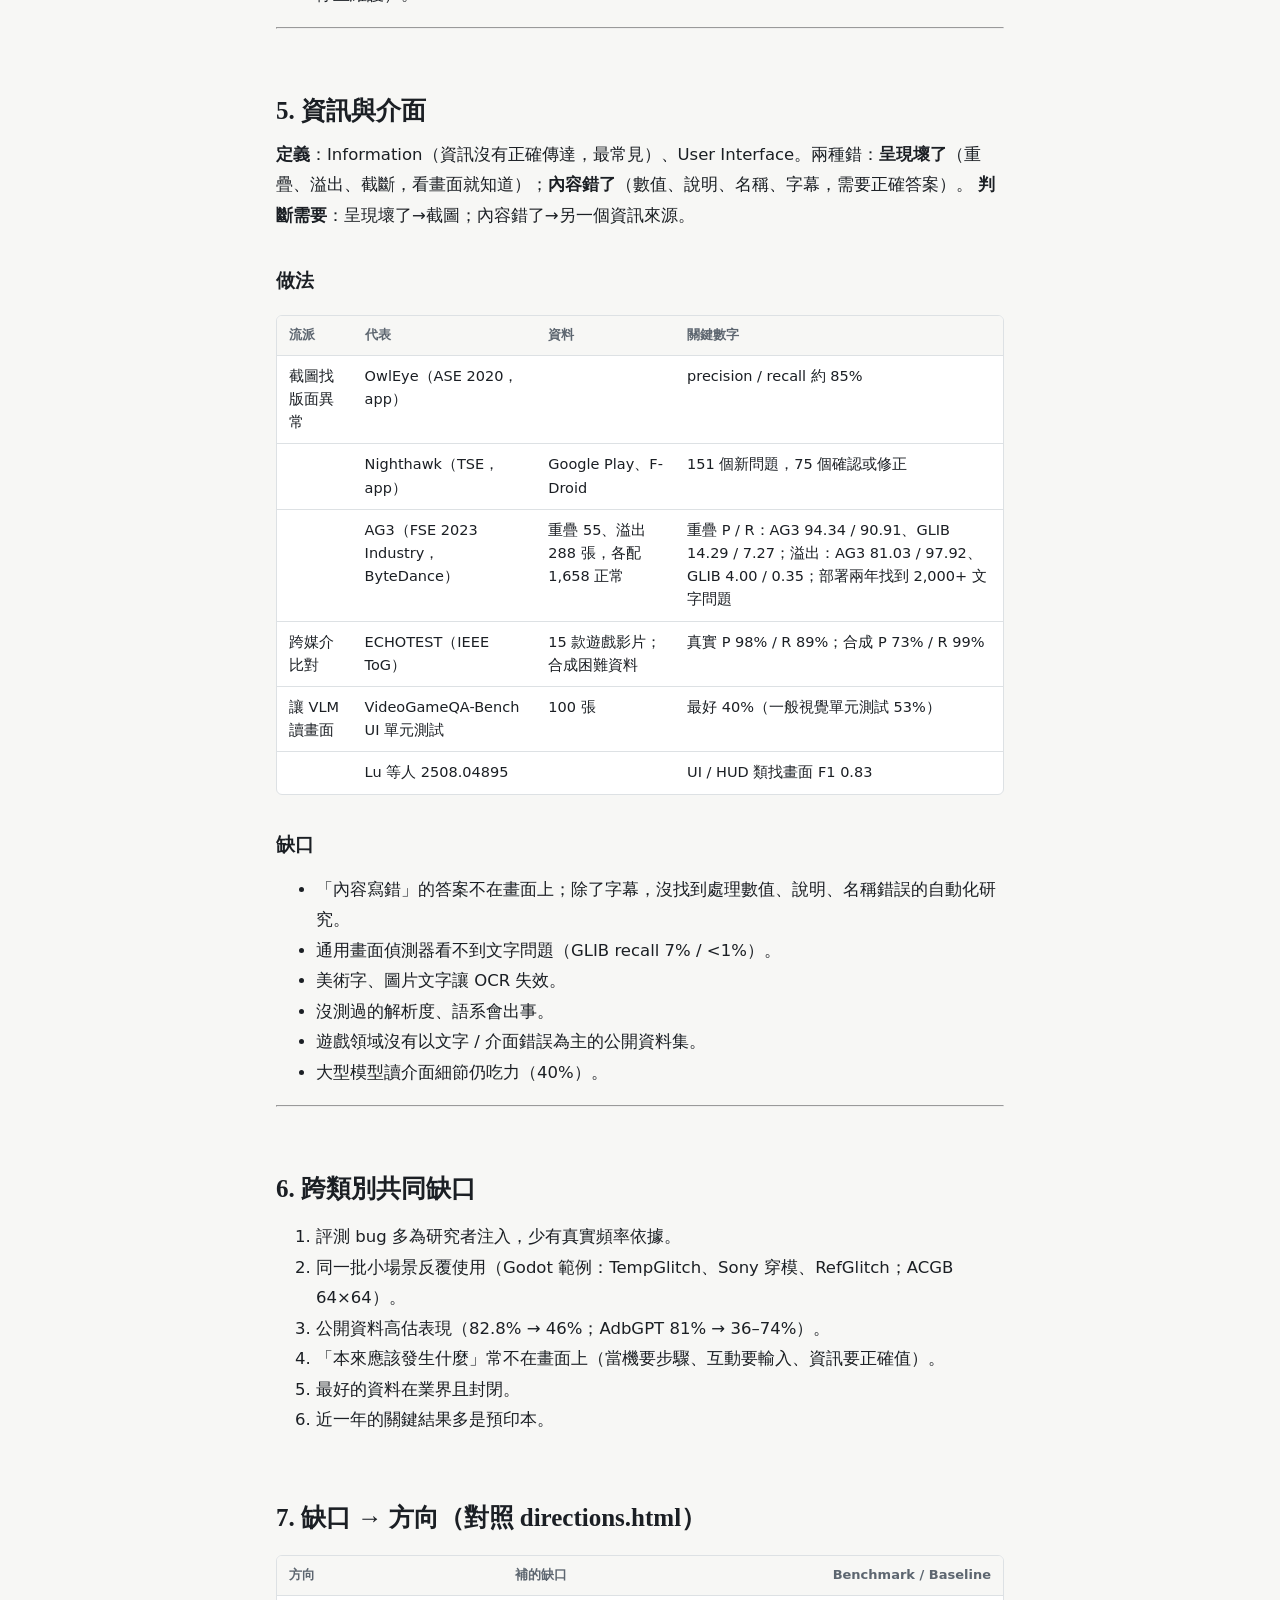
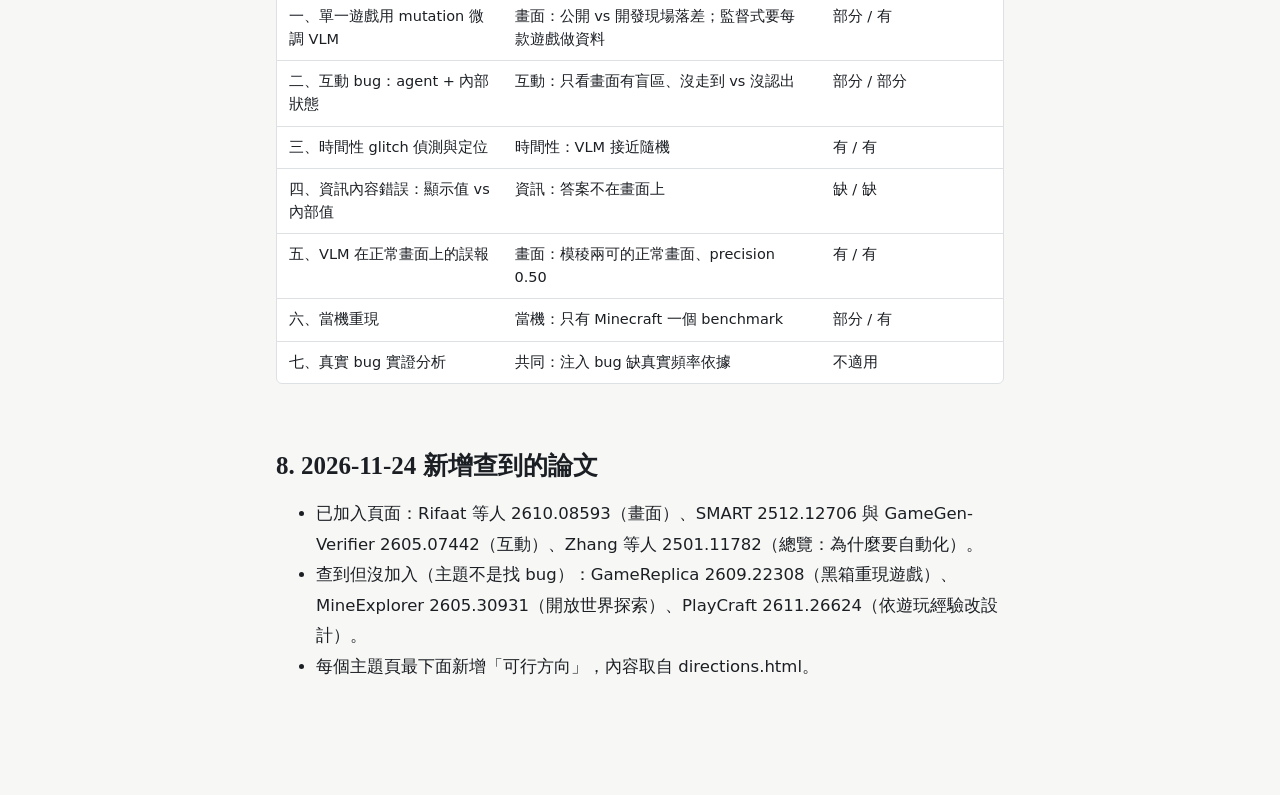
<file: notes/methods_and_data.html>
<!doctype html><html lang="zh-Hant"><head><meta charset="utf-8"><meta name="viewport" content="width=device-width, initial-scale=1"><title>方法與數據筆記</title><link rel="stylesheet" href="../assets/style.css?v=2"></head><body><main class="page"><h1>各類 bug 的嘗試方法與數據（整理筆記）</h1>
<p>用途：寫總覽頁之前的底稿。每類依同樣欄位整理：定義與頻率 → 判斷需要什麼資訊 → 做法（流派）與代表研究 → 資料 / benchmark → 關鍵數字 → 缺口。
數字全部來自文獻；出處見每段的「來源」。標 ⚠ 的是預印本或有已知的計算疑點。</p>
<hr />
<h2>0. 共用背景</h2>
<h3>0.1 為什麼要自動化 QA</h3>
<div class="tablebox"><table>
<thead>
<tr>
<th>事實</th>
<th>數字</th>
<th>來源</th>
</tr>
</thead>
<tbody>
<tr>
<td>業界幾乎完全靠人工試玩</td>
<td>"rely, almost exclusively, upon manual play-testing"</td>
<td>Politowski 等人 2021（arXiv 2103.06431）</td>
</tr>
<tr>
<td>開發者對自動化 agent 存疑；主要顧慮是前期成本（建工具、訓練 agent）；7 個學術方案沒有一個適合小型團隊</td>
<td>問卷 12 人</td>
<td>Politowski 等人 2022（arXiv 2202.12777）§5.2</td>
</tr>
<tr>
<td>動作組合測不完</td>
<td>開發者：「每種動作在每種情境下的每種順序，組合上通常不可能測完」</td>
<td>Truelove 2021 問卷</td>
</tr>
<tr>
<td>自動化的規模優勢</td>
<td>EA 的平行 RL agent 每秒約 3 萬個動作，約等於 3,000 名玩家</td>
<td>Bergdahl 等人 CoG 2020</td>
</tr>
<tr>
<td>手機相容性測試的量</td>
<td>TestBird 2020：11,476 款遊戲、552,851 個問題</td>
<td>轉引自 GLIB</td>
</tr>
<tr>
<td>AI 輔助人工測試</td>
<td>GPT-4o 標出可疑處：有 AI 輔助正確率 62.7%、純人工 41.3%；AI 判錯會把人帶錯（276 人、800 個案例）</td>
<td>Zhang 等人 arXiv 2501.11782 v2（2026-04）⚠</td>
</tr>
</tbody>
</table></div>
<h3>0.2 為什麼要先分類</h3>
<p>自動 QA 要解決兩件事：<strong>走到</strong> bug（探索、重現）和<strong>認出</strong> bug（oracle，判斷什麼叫錯）。
不同類 bug 在這兩件事上的需求完全不同：</p>
<div class="tablebox"><table>
<thead>
<tr>
<th>類別</th>
<th>走到</th>
<th>認出時需要的資訊</th>
</tr>
</thead>
<tbody>
<tr>
<td>當機</td>
<td>難（要重現路徑）</td>
<td>不需要：程式關掉就是錯</td>
</tr>
<tr>
<td>畫面渲染</td>
<td>中等</td>
<td>一張截圖</td>
</tr>
<tr>
<td>時間性</td>
<td>中等</td>
<td>一段影片</td>
</tr>
<tr>
<td>動作與互動</td>
<td>難（組合爆炸）</td>
<td>影片 + 玩家輸入（有時要內部狀態）</td>
</tr>
<tr>
<td>資訊與介面</td>
<td>中等</td>
<td>呈現壞了：截圖；內容錯了：正確答案（內部值、資料檔）</td>
</tr>
</tbody>
</table></div>
<p>所以沒有一種方法能通吃；分類的作用是：(1) 用頻率和嚴重度決定先做哪類；(2) 看出每類需要的輸入與 oracle；(3) 在同一把尺上比較各類的研究進度與缺口。
（這張表是本報告的整理，不是文獻原表；各格的依據在下面各類的段落裡。）</p>
<h3>0.3 分類本身</h3>
<div class="tablebox"><table>
<thead>
<tr>
<th>分類</th>
<th>來源與規模</th>
<th>類數</th>
<th>發表形式 / 引用（OpenAlex 2026-11）</th>
</tr>
</thead>
<tbody>
<tr>
<td>Lewis 2010</td>
<td>線上影片、文章、玩家社群</td>
<td>11；最上層 temporal / non-temporal</td>
<td>FDG（同行審查）/ 109</td>
</tr>
<tr>
<td>Truelove 2021</td>
<td>Steam 30 款熱門遊戲、723 次更新、12,122 筆修正；47 份開發者問卷</td>
<td>20（Lewis 11 + 新 9）</td>
<td>ICSE 2021 海報 + arXiv 完整版 / 44；兩位作者共同標註，無一致性係數</td>
</tr>
<tr>
<td>Butt 2023</td>
<td>多來源文獻回顧，436 份來源；從業者問卷</td>
<td>63，第一層 8 大類</td>
<td>arXiv / 9</td>
</tr>
<tr>
<td>VGBT 2025</td>
<td>Butt 的期刊版；套用到 0 A.D. 論壇 594 則回報</td>
<td>63</td>
<td>MTAP 期刊 / 1；資料公開（Zenodo 15463539）</td>
</tr>
</tbody>
</table></div>
<p>補充來源（2026-11-23 查證）：
- Truelove 2021 的正式發表是 ICSE 2021 Companion 海報（ICSE-Companion，OpenAlex 44 次引用）；完整論文只在 arXiv。標註由兩位作者共同進行，原文說 "there were no disagreements between the authors"，沒有一致性係數。
- Butt 2023（arXiv 2311.16645）§3："These include the 20 categories proposed by Lewis et al."——Butt 把 Lewis 連同子類算成 20 類；Truelove 則說 Lewis 有 11 類。
- 對照引用數（OpenAlex）：GLIB 47、Politowski 2021 遊戲測試回顧 136、Politowski 2022 68。</p>
<h3>0.4 頻率與嚴重度（Truelove）</h3>
<ul>
<li>最常被修：Information、Game Graphics、Action；最少：Camera、Interrupted Event、Exploit。</li>
<li>最常復發：Crash、Game Graphics、Triggered Event；Camera、Event Occurrence、Interrupted Event 零復發。</li>
<li>最嚴重（出現在緊急更新的比例）：Crash 38%（580 次中 219 次），其次 Object Persistence、Triggered Event。</li>
<li>作者結論：Information 最常見但不常復發、不嚴重；"Crash bugs could probably use a greater focus from researchers"。</li>
</ul>
<p>手機（轉引自 GLIB）：畫面顯示異常 WeTest 47.5%、TestBird 39.95%；當機 TestBird 28.76%。
網易 20 款遊戲、466 份回報 → 201 張 glitch 截圖：色塊 56%、雜訊 17%、局部重複 12%、殘影 6%、缺件 3%、文字 2%、過曝 2%、黑邊 2%。</p>
<h3>0.5 本報告選的五類與對應</h3>
<div class="tablebox"><table>
<thead>
<tr>
<th>主題</th>
<th>對應 Truelove 類別</th>
<th>為什麼選</th>
</tr>
</thead>
<tbody>
<tr>
<td>當機</td>
<td>Crash</td>
<td>最嚴重、最常復發</td>
</tr>
<tr>
<td>畫面渲染</td>
<td>Game Graphics（加看得見的 Collision、Position）</td>
<td>第二常見、第二常復發；研究最多</td>
</tr>
<tr>
<td>時間性</td>
<td>Lewis temporal 中跟動作、畫面變化有關的部分</td>
<td>Lewis 最上層的一半；近兩年研究集中、成績最差</td>
</tr>
<tr>
<td>動作與互動</td>
<td>Action、Triggered Event、Context State、Object Persistence</td>
<td>常見、Triggered Event 常復發且嚴重；最難測</td>
</tr>
<tr>
<td>資訊與介面</td>
<td>Information、User Interface</td>
<td>最常見</td>
</tr>
<tr>
<td>不涵蓋：Audio、Implementation Response（卡頓除外）、Exploit、AI、Camera、Value、Interaction Between Object Properties、Bounds。</td>
<td></td>
<td></td>
</tr>
</tbody>
</table></div>
<hr />
<h2>1. 當機</h2>
<p><strong>定義</strong>：遊戲當掉或被迫關閉。580 次，38% 在緊急更新；最常復發。
<strong>判斷需要</strong>：不需要 oracle；難在走到與重現、以及上線後排序。</p>
<h3>做法</h3>
<div class="tablebox"><table>
<thead>
<tr>
<th>流派</th>
<th>代表</th>
<th>資料</th>
<th>關鍵數字</th>
</tr>
</thead>
<tbody>
<tr>
<td>自動探索 agent（開發中）</td>
<td>Wuji（ASE 2019，網易）：演化 + 深度 RL</td>
<td>4 款商業遊戲 1,349 個真實 bug 歸納出 4 種 oracle</td>
<td>兩款遊戲找到 3 個未知 bug</td>
</tr>
<tr>
<td></td>
<td>TITAN（arXiv 2509.22170 ⚠）：GPT-4o agent，三種 oracle（當機、任務卡住、超時）</td>
<td>兩款商業 MMORPG、注入 bug</td>
<td>任務完成率 / 注入 bug 偵測率：TITAN 95 / 82、Wuji 82 / 45.5、ReAct 83 / 45.5、人類 100 / 18；另找到 4 個新 bug，部署於 8 條 QA 流程。⚠ 內文說 9 個 bug、表格合計 15 個</td>
</tr>
<tr>
<td>從回報到重現（收到回報後）</td>
<td>AdbGPT（ICSE 2024，Android）</td>
<td>48 份回報</td>
<td>自報 81.3%；重測 A（ReBL，73 份當機）74.0%；重測 B（BugRepro，151 份）36.4%；ReCDroid 45.8 / 45.2 / 25.2%</td>
</tr>
<tr>
<td></td>
<td>BugCraft（ASE 2025）：LLM 整理步驟 → VLM agent 用 Minecraft 專用指令集執行</td>
<td>BugCraft-Bench：Minecraft 單人當機回報 100 → 86 份可重現</td>
<td>端到端：GPT-4.1 34.9%、GPT-4o 30.2%；OpenAI 電腦操作 agent 25.5%；UI-TARS-1.5-7B 0%。步驟生成 57 對 / 29 錯（下錯指令 14、缺步驟 10、邏輯錯 9）；57 份正確步驟中執行成功 22 份；29 份錯誤步驟中 4 份被救回</td>
</tr>
<tr>
<td>當機紀錄分流（上線後）</td>
<td>Weeraddana、Habchi、McIntosh（ICSE SEIP 2025，Ubisoft）</td>
<td>Ubisoft 已上線遊戲的當機紀錄</td>
<td>stack trace 相似度勝過 ML，找出超過一半的「病毒式」當機類型</td>
</tr>
</tbody>
</table></div>
<h3>缺口</h3>
<ul>
<li>遊戲版重現 benchmark 只有一款（Minecraft，86 份）。</li>
<li>每款遊戲都要寫操作介面；通用 agent 最好 25.5%。</li>
<li>遊戲需要空間推理和狀態相依，Android 的方法搬不過來。</li>
<li>回報本身不完整（100 份中 14 份人也重現不了）；LLM 步驟三分之一有錯。</li>
<li>自報和重測落差大（81% vs 36%）。</li>
<li>探索式測試多半在注入 bug 上量。</li>
<li>上線分流仍漏掉近一半病毒式當機。</li>
</ul>
<hr />
<h2>2. 畫面渲染</h2>
<p><strong>定義</strong>：遊戲世界某個視覺部分渲染錯誤。第二常見、第二常復發。
<strong>判斷需要</strong>：多數一張截圖就夠。</p>
<h3>做法</h3>
<div class="tablebox"><table>
<thead>
<tr>
<th>流派</th>
<th>代表</th>
<th>資料</th>
<th>關鍵數字</th>
</tr>
</thead>
<tbody>
<tr>
<td>監督式（造壞畫面訓練）</td>
<td>EA SEED（AIIDE 2020）：引擎內弄壞貼圖，CNN</td>
<td>自產</td>
<td>正常 + 4 種貼圖錯誤分類 86.8%</td>
</tr>
<tr>
<td></td>
<td>GLIB（FSE 2021，網易）：改渲染程式碼產生 glitch</td>
<td>測試 192 張真實 glitch</td>
<td>recall：只用真實截圖 0.563、規則（OwlEye 改編）0.677、規則（四種顏色）0.594、程式碼 + 規則 0.984、GLIB 0.990；precision 全部 ≥ 0.93（GLIB 1.00）</td>
</tr>
<tr>
<td></td>
<td>Rifaat 等人 ⚠（Ontario Tech University，arXiv 2610.08593，2026-10）：3 款開源 Unity 遊戲裝 bug 注入器、11 位玩家遊玩，同一段最多 3 種 bug 同時出現</td>
<td>77,969 段 2 秒影片；5 類（邊界破洞、貼圖損壞、幾何損壞、深度裁切、深度衝突）</td>
<td>ResNet-BiLSTM F1 85.78%，勝過 I3D、3D ResNet；作者承認注入的 bug 可能缺少真實細節</td>
</tr>
<tr>
<td>只學正常畫面</td>
<td>World of Bugs 自編碼器（Wilkins &amp; Stathis 2022）</td>
<td>Unity 自製平台、10 種 bug、每種約 5 萬張</td>
<td>PR-AUC：黑畫面 0.990、貼圖遺失 0.973、…、深度裁切 0.319、物體穿模 0.156</td>
</tr>
<tr>
<td>直接問 VLM</td>
<td>GlitchBench（CVPR 2024）</td>
<td>593 glitch + 330 正常，205 款遊戲</td>
<td>GPT-4V 43.4%</td>
</tr>
<tr>
<td></td>
<td>VideoGameQA-Bench（NeurIPS 2025）</td>
<td>1,000 張 Steam 截圖</td>
<td>GPT-4o 82.8%</td>
</tr>
<tr>
<td></td>
<td>Lu 等人 2508.04895 討論段小實驗（EA）</td>
<td>100 張工業 FPS 截圖，好壞各半</td>
<td>GPT-4o 46%（F1 0.52）</td>
</tr>
<tr>
<td></td>
<td>Lu 等人 2603.22706 ⚠（EA）</td>
<td>41 小時測試錄影、19,738 關鍵幀</td>
<td>gpt-4.1-mini precision 0.50；加裁判最好 0.57（gpt-5-mini）；圖片檢索變差；抓到的 46.8% 是錯誤訊息文字</td>
</tr>
<tr>
<td></td>
<td>Celemin 等人（Sony，CoG 2026）穿模</td>
<td>Godot 場景，500 張穿模</td>
<td>正常畫面從「容易」換成隨機：掉 9–15 點；換成最模稜兩可：掉 19–25 點</td>
</tr>
<tr>
<td>給參考畫面</td>
<td>RefGlitch-Bench ⚠</td>
<td>Godot 1,000 組</td>
<td>無參考 → 自動 → 人工：GPT-5 0.65 → 0.70 → 0.77、Qwen3-VL-8B 0.62 → 0.70 → 0.73、Ministral-3-8B 0.57 → 0.63 → 0.68、Gemma-3-12B 0.58 → 0.61 → 0.63（5 個模型中 4 個變好）；Gemini 3 Flash 0.67 → 0.59 → 0.63（變差）；自動選的參考 33.4% 本身有 glitch，誤報率 0.58 → 0.84</td>
</tr>
<tr>
<td></td>
<td>VideoGameQA-Bench 視覺回歸</td>
<td>250 組</td>
<td>最好 o4-mini 45.2%</td>
</tr>
<tr>
<td>用文字找畫面</td>
<td>Lu 等人 2508.04895</td>
<td>247 支 JIRA 影片</td>
<td>Acc@1 0.89、F1 0.79；F1 依類別：光影 0.94、物理 0.86、UI 0.83、動畫特效 0.51</td>
</tr>
</tbody>
</table></div>
<h3>缺口</h3>
<ul>
<li>公開資料和開發現場落差：82.8% vs 46%。</li>
<li>監督式要每款遊戲的原始碼來產生訓練資料。</li>
<li>GLIB 測試集的正常圖全來自訓練遊戲，沒量到跨遊戲誤報。</li>
<li>模稜兩可的正常畫面帶來大量誤報；EA 錄影 precision 約 0.50。</li>
<li>參考畫面可能本身是壞的。</li>
<li>回歸比對很弱（45.2%）。</li>
<li>動畫類最難；抓到的偏向最顯眼的文字。</li>
</ul>
<hr />
<h2>3. 時間性 glitch</h2>
<p><strong>定義</strong>：Lewis temporal——要看前後才知道錯。研究實際處理的是動作層：閃爍、射擊時序、速度異常、動畫凍結、卡在原地（TempGlitch 五類），外加畫面停格。
<strong>頻率</strong>：語意層的 Interrupted Event 最少見之一；Event Occurrence、Interrupted Event 零復發；動作層沒有對應頻率資料。
<strong>判斷需要</strong>：一段影片。</p>
<h3>做法</h3>
<div class="tablebox"><table>
<thead>
<tr>
<th>流派</th>
<th>代表</th>
<th>資料</th>
<th>關鍵數字</th>
</tr>
</thead>
<tbody>
<tr>
<td>把影片交給 VLM</td>
<td>TempGlitch 前導（GPT-5、PhysGame 子集，各 50 支）</td>
<td></td>
<td>recall 單張可見 vs 要看變化：I-frame 0.72 / 0.48、1 fps 0.74 / 0.68、2 fps 0.80 / 0.68</td>
</tr>
<tr>
<td></td>
<td>TempGlitch ⚠（Alberta + Sony 2026）</td>
<td>Godot 兩個範例、750 有 glitch + 750 刻意相似的正常</td>
<td>12 個模型 49–54%；1 → 5 fps 幾乎不變；precision 多在 50–68%</td>
</tr>
<tr>
<td></td>
<td>PhysVLM（arXiv 2412.01800，作者自報）</td>
<td>PhysInstruct 140,057 筆問答 + PhysDPO</td>
<td>SFT + DPO 後 PhysGame 約 59.5%，比 GPT-4o（56.1%）高 3.4；最佳開源基線 47.7%；選擇題，非偵測</td>
</tr>
<tr>
<td></td>
<td>TimeBlind（通用影片）</td>
<td>成對影片只差時間結構</td>
<td>最強 48.2%，人類 98.2%</td>
</tr>
<tr>
<td>只看正常影片</td>
<td>Azizi &amp; Zaman（CoG 2023）LSTM</td>
<td>兩款 FPS</td>
<td>無量化結果</td>
</tr>
<tr>
<td></td>
<td>Huynh &amp; Pham ⚠（Zenodo 2026）</td>
<td>TempGlitch</td>
<td>VideoMAE 外觀距離 AUROC 0.69（最佳）；各類：VideoMAE 0.64–0.75；V-JEPA 2 動畫凍結 0.396；LeWM 最差；有效秩 1.13 → 21.30 但 AUROC 無改善</td>
</tr>
<tr>
<td>分步推理 + 定位</td>
<td>GELID（EMSE 2023）</td>
<td>3 款遊戲、604 片段</td>
<td>切片段、分群不錯；分類有限</td>
</tr>
<tr>
<td></td>
<td>VideoGlitchBench ⚠（ACM MM 2026）</td>
<td>120 款、5,238 支影片</td>
<td>GliDe 讓開源模型 F1 +19–27 點，最好 40.45%（UI-TARS-1.5-7B）；閉源直接問最好 26.0%</td>
</tr>
<tr>
<td>相鄰畫面比較</td>
<td>HASTE（ICSE 2025）停格</td>
<td>105 支實況影片</td>
<td>precision 89%、recall 71%</td>
</tr>
</tbody>
</table></div>
<h3>缺口</h3>
<ul>
<li>VLM 接近隨機，加 fps、讀原始影片、換大模型都沒用。</li>
<li>影片模型共通的時間盲。</li>
<li>每種算法都有盲點（預測式看不到凍結）。</li>
<li>最佳 AUROC 0.69；5% 誤報門檻下沒有偵測器抓到超過兩成。</li>
<li>公開資料是注入的、一個引擎兩個場景；只有影片層級標籤。</li>
<li>真實頻率證據不足。</li>
</ul>
<hr />
<h2>4. 動作與互動</h2>
<p><strong>定義</strong>：Action、Triggered Event、Context State（加 Object Persistence）。Action 第三常見；Triggered Event 第三常復發、嚴重度前段。
<strong>判斷需要</strong>：影片 + 玩家輸入；很多問題只看畫面原理上分不出來。</p>
<h3>做法</h3>
<div class="tablebox"><table>
<thead>
<tr>
<th>流派</th>
<th>代表</th>
<th>資料</th>
<th>關鍵數字</th>
</tr>
</thead>
<tbody>
<tr>
<td>RL 與演化探索</td>
<td>Wuji</td>
<td></td>
<td>見當機</td>
</tr>
<tr>
<td></td>
<td>Bergdahl 等人（EA，CoG 2020）</td>
<td>自製沙盒關卡</td>
<td>RL agent 學會穿過缺碰撞的牆，找到 5 個預放卡點；每秒約 3 萬動作</td>
</tr>
<tr>
<td></td>
<td>GBGallery（EMSE 2022）</td>
<td>5 款商業遊戲、76 個真實工業 bug（只有執行檔）</td>
<td>基線：隨機、DQN、A2C、好奇心 A2C、Wuji；結論「還在很早期」</td>
</tr>
<tr>
<td>好奇心 / 新奇度</td>
<td>Gordillo 等人（EA 2021）</td>
<td>500 m 見方地圖、320 agent</td>
<td>約 24 小時走遍 90%，找到預放卡點與出界</td>
</tr>
<tr>
<td></td>
<td>SMART ⚠（arXiv 2512.12706，2025-12）：LLM 讀程式碼改動推測更新意圖，給 RL agent 混合獎勵</td>
<td>Overcooked、Minecraft</td>
<td>改動的程式分支覆蓋 &gt;94%（約傳統 RL 兩倍），任務完成率 98%</td>
</tr>
<tr>
<td>不靠玩去走到</td>
<td>GameGen-Verifier ⚠（arXiv 2605.07442，2026-05）：把規格拆成要點，直接改寫執行中的狀態跳到要測的情境再判斷</td>
<td>VeriGame：100 款 LLM 生成遊戲</td>
<td>與人工判斷一致率最高 92.2%，從頭玩到該情境的 agent 58.8%</td>
</tr>
<tr>
<td></td>
<td>ACGB 探索 ⚠（Huynh &amp; Pham）</td>
<td>5 款 64×64 小遊戲、每款 80 個有 bug 關卡</td>
<td>觸發 / 找到：隨機 0.435 / 0.322、腳本 0.465 / 0.355、計數 0.380 / 0.338、RND 0.297 / 0.270、驚訝 0.275 / 0.258；每千步誤報：隨機 20.3、驚訝 297.4</td>
</tr>
<tr>
<td>LLM agent</td>
<td>GBQA ⚠（ICLR 2026 workshop）</td>
<td>30 款生成遊戲、124 個注入 bug</td>
<td>recall 一般 → 推理：Claude-4.6-Opus 37.90 → 48.39%；Qwen3-8B 10.48 → 24.19%；步數 50 → 500：22.58 → 37.90%</td>
</tr>
<tr>
<td></td>
<td>TITAN</td>
<td></td>
<td>見當機</td>
</tr>
<tr>
<td>把輸入納入判斷</td>
<td>ACGB 偵測 ⚠</td>
<td>8 種注入 glitch，含卡在原地、按鍵錯亂</td>
<td>平均 / 按鍵錯亂 AUROC：VideoMAE 0.639 / 0.420；V-JEPA 2 0.706 / 0.518；像素預測不加輸入 0.783 / 0.531；加輸入 0.888 / 0.867；LeWM 加輸入 0.605 / 0.458</td>
</tr>
</tbody>
</table></div>
<h3>缺口</h3>
<ul>
<li>「沒找到」分不出是沒走到還是沒認出（ACGB：隨機策略觸發的 bug 有 0.718 被認出）。</li>
<li>只看畫面原理上有盲區。</li>
<li>好奇心目標會把 agent 帶偏。</li>
<li>困難 bug 要很長的序列（GBQA 500 步未飽和）。</li>
<li>評測 bug 幾乎都是注入的。</li>
<li>幾乎沒有公開可用資料（GBQA、ACGB 未公開；GBGallery 只有執行檔；World of Bugs 停止維護）。</li>
</ul>
<hr />
<h2>5. 資訊與介面</h2>
<p><strong>定義</strong>：Information（資訊沒有正確傳達，最常見）、User Interface。兩種錯：<strong>呈現壞了</strong>（重疊、溢出、截斷，看畫面就知道）；<strong>內容錯了</strong>（數值、說明、名稱、字幕，需要正確答案）。
<strong>判斷需要</strong>：呈現壞了→截圖；內容錯了→另一個資訊來源。</p>
<h3>做法</h3>
<div class="tablebox"><table>
<thead>
<tr>
<th>流派</th>
<th>代表</th>
<th>資料</th>
<th>關鍵數字</th>
</tr>
</thead>
<tbody>
<tr>
<td>截圖找版面異常</td>
<td>OwlEye（ASE 2020，app）</td>
<td></td>
<td>precision / recall 約 85%</td>
</tr>
<tr>
<td></td>
<td>Nighthawk（TSE，app）</td>
<td>Google Play、F-Droid</td>
<td>151 個新問題，75 個確認或修正</td>
</tr>
<tr>
<td></td>
<td>AG3（FSE 2023 Industry，ByteDance）</td>
<td>重疊 55、溢出 288 張，各配 1,658 正常</td>
<td>重疊 P / R：AG3 94.34 / 90.91、GLIB 14.29 / 7.27；溢出：AG3 81.03 / 97.92、GLIB 4.00 / 0.35；部署兩年找到 2,000+ 文字問題</td>
</tr>
<tr>
<td>跨媒介比對</td>
<td>ECHOTEST（IEEE ToG）</td>
<td>15 款遊戲影片；合成困難資料</td>
<td>真實 P 98% / R 89%；合成 P 73% / R 99%</td>
</tr>
<tr>
<td>讓 VLM 讀畫面</td>
<td>VideoGameQA-Bench UI 單元測試</td>
<td>100 張</td>
<td>最好 40%（一般視覺單元測試 53%）</td>
</tr>
<tr>
<td></td>
<td>Lu 等人 2508.04895</td>
<td></td>
<td>UI / HUD 類找畫面 F1 0.83</td>
</tr>
</tbody>
</table></div>
<h3>缺口</h3>
<ul>
<li>「內容寫錯」的答案不在畫面上；除了字幕，沒找到處理數值、說明、名稱錯誤的自動化研究。</li>
<li>通用畫面偵測器看不到文字問題（GLIB recall 7% / &lt;1%）。</li>
<li>美術字、圖片文字讓 OCR 失效。</li>
<li>沒測過的解析度、語系會出事。</li>
<li>遊戲領域沒有以文字 / 介面錯誤為主的公開資料集。</li>
<li>大型模型讀介面細節仍吃力（40%）。</li>
</ul>
<hr />
<h2>6. 跨類別共同缺口</h2>
<ol>
<li>評測 bug 多為研究者注入，少有真實頻率依據。</li>
<li>同一批小場景反覆使用（Godot 範例：TempGlitch、Sony 穿模、RefGlitch；ACGB 64×64）。</li>
<li>公開資料高估表現（82.8% → 46%；AdbGPT 81% → 36–74%）。</li>
<li>「本來應該發生什麼」常不在畫面上（當機要步驟、互動要輸入、資訊要正確值）。</li>
<li>最好的資料在業界且封閉。</li>
<li>近一年的關鍵結果多是預印本。</li>
</ol>
<h2>7. 缺口 → 方向（對照 directions.html）</h2>
<div class="tablebox"><table>
<thead>
<tr>
<th>方向</th>
<th>補的缺口</th>
<th>Benchmark / Baseline</th>
</tr>
</thead>
<tbody>
<tr>
<td>一、單一遊戲用 mutation 微調 VLM</td>
<td>畫面：公開 vs 開發現場落差；監督式要每款遊戲做資料</td>
<td>部分 / 有</td>
</tr>
<tr>
<td>二、互動 bug：agent + 內部狀態</td>
<td>互動：只看畫面有盲區、沒走到 vs 沒認出</td>
<td>部分 / 部分</td>
</tr>
<tr>
<td>三、時間性 glitch 偵測與定位</td>
<td>時間性：VLM 接近隨機</td>
<td>有 / 有</td>
</tr>
<tr>
<td>四、資訊內容錯誤：顯示值 vs 內部值</td>
<td>資訊：答案不在畫面上</td>
<td>缺 / 缺</td>
</tr>
<tr>
<td>五、VLM 在正常畫面上的誤報</td>
<td>畫面：模稜兩可的正常畫面、precision 0.50</td>
<td>有 / 有</td>
</tr>
<tr>
<td>六、當機重現</td>
<td>當機：只有 Minecraft 一個 benchmark</td>
<td>部分 / 有</td>
</tr>
<tr>
<td>七、真實 bug 實證分析</td>
<td>共同：注入 bug 缺真實頻率依據</td>
<td>不適用</td>
</tr>
</tbody>
</table></div>
<h2>8. 2026-11-24 新增查到的論文</h2>
<ul>
<li>已加入頁面：Rifaat 等人 2610.08593（畫面）、SMART 2512.12706 與 GameGen-Verifier 2605.07442（互動）、Zhang 等人 2501.11782（總覽：為什麼要自動化）。</li>
<li>查到但沒加入（主題不是找 bug）：GameReplica 2609.22308（黑箱重現遊戲）、MineExplorer 2605.30931（開放世界探索）、PlayCraft 2611.26624（依遊玩經驗改設計）。</li>
<li>每個主題頁最下面新增「可行方向」，內容取自 directions.html。</li>
</ul></main></body></html>
</file>
<file: assets/style.css>
/* Game QA 報告 — 共用樣式
   版面：單欄閱讀（約 70 字寬），圖表可略寬；頂部固定導覽列連到各子頁。
   重點色取自「材質遺失」時遊戲畫面上的洋紅色。 */
:root {
  --bg: #f7f7f5;
  --surface: #ffffff;
  --ink: #1b1f24;
  --muted: #5d6670;
  --faint: #8a939c;
  --line: #dde1e4;
  --accent: #b5176f;
  --accent-soft: #f9e3ef;
  --c1: #b5176f;
  --c2: #1f6f8b;
  --c3: #c98a1b;
  --c4: #4f7a3a;
  --c5: #6b5aa6;
  --grey: #a8b0b8;
  --grid: #e7eaec;
  --good: #3c7d4f;
  --bad: #b23a3a;
  --font-body: "Noto Sans TC", "PingFang TC", "Microsoft JhengHei", system-ui, sans-serif;
  --font-head: "Noto Serif TC", "Songti TC", "PMingLiU", serif;
  --font-mono: "IBM Plex Mono", ui-monospace, Menlo, monospace;
}
@media (prefers-color-scheme: dark) {
  :root:not([data-theme="light"]) {
    --bg: #131619; --surface: #1b1f23; --ink: #e7eaed; --muted: #a2abb4; --faint: #7d8790; --line: #2d343b;
    --accent: #f065ad; --accent-soft: #3a1b2d; --c1: #f065ad; --c2: #5fb3cf; --c3: #e3b057; --c4: #8cc274; --c5: #a99be0;
    --grey: #5f6871; --grid: #262c32; --good: #7cc48f; --bad: #ef8a8a;
    color-scheme: dark;
  }
}
:root[data-theme="dark"] {
  --bg: #131619; --surface: #1b1f23; --ink: #e7eaed; --muted: #a2abb4; --faint: #7d8790; --line: #2d343b;
  --accent: #f065ad; --accent-soft: #3a1b2d; --c1: #f065ad; --c2: #5fb3cf; --c3: #e3b057; --c4: #8cc274; --c5: #a99be0;
  --grey: #5f6871; --grid: #262c32; --good: #7cc48f; --bad: #ef8a8a;
  color-scheme: dark;
}
* { box-sizing: border-box; }
html { scroll-behavior: smooth; }
@media (prefers-reduced-motion: reduce) { html { scroll-behavior: auto; } }
body {
  margin: 0; background: var(--bg); color: var(--ink);
  font-family: var(--font-body); font-size: 16.5px; line-height: 1.85;
}
a { color: var(--c2); text-underline-offset: 3px; }
a:focus-visible { outline: 2px solid var(--accent); outline-offset: 2px; }

.topnav {
  position: sticky; top: 0; z-index: 5; background: var(--surface); border-bottom: 1px solid var(--line);
  padding: 10px max(16px, env(safe-area-inset-left, 0px)) 10px max(16px, env(safe-area-inset-right, 0px));
}
.topnav ul { list-style: none; margin: 0 auto; padding: 0; max-width: 1040px; display: flex; flex-wrap: wrap; gap: 6px 18px; font-size: 14px; }
.topnav a { color: var(--muted); text-decoration: none; }
.topnav a:hover { color: var(--accent); }
.topnav a[aria-current="page"] { color: var(--ink); font-weight: 700; border-bottom: 2px solid var(--accent); }

.page { max-width: 760px; margin: 0 auto; padding: 48px max(16px, env(safe-area-inset-right, 0px)) 96px max(16px, env(safe-area-inset-left, 0px)); }
.kicker { font-family: var(--font-mono); font-size: 12px; letter-spacing: .1em; text-transform: uppercase; color: var(--accent); }
h1 { font-family: var(--font-head); font-size: clamp(30px, 5vw, 42px); line-height: 1.3; margin: 8px 0 18px; font-weight: 900; text-wrap: balance; }
h2 { font-family: var(--font-head); font-size: 25px; line-height: 1.4; margin: 64px 0 12px; font-weight: 700; text-wrap: balance; }
h3 { font-size: 18.5px; line-height: 1.5; margin: 36px 0 8px; font-weight: 700; text-wrap: balance; }
p { margin: 0 0 16px; }
.lede { font-size: 18.5px; color: var(--muted); }
.small { font-size: 14px; color: var(--muted); }
blockquote { margin: 20px 0; padding: 4px 0 4px 18px; border-left: 3px solid var(--accent); color: var(--muted); font-family: var(--font-head); font-size: 17.5px; }
blockquote cite { display: block; font-family: var(--font-body); font-style: normal; font-size: 13px; margin-top: 4px; }
.scene { background: var(--surface); border: 1px solid var(--line); border-radius: 6px; padding: 18px 20px; margin: 24px 0; }
.scene p:last-child { margin-bottom: 0; }
.scene .tag { font-family: var(--font-mono); font-size: 11px; letter-spacing: .1em; color: var(--faint); text-transform: uppercase; display: block; margin-bottom: 6px; }

.school { border-top: 1px solid var(--line); padding-top: 8px; margin-top: 40px; }
.school > .label { font-family: var(--font-head); font-weight: 700; font-size: 26px; color: var(--accent); letter-spacing: .06em; }
.school > h3 { font-family: var(--font-head); font-size: 23px; line-height: 1.45; margin-top: 10px; }

.figure { margin: 26px 0 30px; }
.figure .chart { width: 100%; overflow-x: auto; }
.figure svg { display: block; width: 100%; height: auto; min-width: 520px; }
.figure figcaption { font-size: 13px; color: var(--muted); margin-top: 6px; line-height: 1.6; }
.figtitle { font-weight: 700; font-size: 15px; margin-bottom: 2px; }
.figsub { font-size: 13.5px; color: var(--muted); margin-bottom: 8px; }

.tablebox { overflow-x: auto; margin: 20px 0 28px; border: 1px solid var(--line); border-radius: 6px; background: var(--surface); }
table { border-collapse: collapse; width: 100%; font-size: 14.5px; line-height: 1.6; }
th, td { text-align: left; vertical-align: top; padding: 9px 12px; border-bottom: 1px solid var(--line); }
th { font-size: 13px; color: var(--muted); font-weight: 700; white-space: nowrap; background: var(--bg); }
tr:last-child td { border-bottom: 0; }
td.num, th.num { text-align: right; font-variant-numeric: tabular-nums; white-space: nowrap; }

.problems { counter-reset: p; list-style: none; padding: 0; margin: 16px 0; display: grid; gap: 14px; }
.problems li { position: relative; padding-left: 38px; }
.problems li::before { counter-increment: p; content: counter(p); position: absolute; left: 0; top: 2px; width: 26px; height: 26px; border-radius: 50%; background: var(--accent-soft); color: var(--accent); font-family: var(--font-mono); font-size: 13px; display: grid; place-items: center; }

.cards { display: grid; grid-template-columns: repeat(2, minmax(0, 1fr)); gap: 14px; margin: 22px 0; }
@media (max-width: 640px) { .cards { grid-template-columns: minmax(0, 1fr); } }
.card { background: var(--surface); border: 1px solid var(--line); border-radius: 6px; padding: 16px 18px; min-width: 0; text-decoration: none; color: var(--ink); display: block; }
.card:hover { border-color: var(--accent); }
.card .t { font-family: var(--font-head); font-weight: 700; font-size: 18px; }
.card .m { font-size: 13px; color: var(--muted); margin-top: 2px; }
.card .d { font-size: 14.5px; margin-top: 8px; line-height: 1.7; }

.refs { font-size: 13.5px; line-height: 1.7; padding-left: 1.2em; color: var(--muted); }
.refs li { margin-bottom: 4px; }
.pagenav { display: flex; justify-content: space-between; gap: 16px; margin-top: 56px; padding-top: 16px; border-top: 1px solid var(--line); font-size: 14.5px; flex-wrap: wrap; }
.toc { font-size: 14.5px; background: var(--surface); border: 1px solid var(--line); border-radius: 6px; padding: 12px 18px; margin: 24px 0; }
.toc ol { margin: 4px 0 0; padding-left: 1.3em; }

/* chart text */
.ch-text { fill: var(--ink); font-family: var(--font-body); font-size: 12px; }
.ch-muted { fill: var(--muted); font-family: var(--font-body); font-size: 11.5px; }
.ch-val { fill: var(--ink); font-family: var(--font-mono); font-size: 11.5px; }
.ch-grid { stroke: var(--grid); stroke-width: 1; }
.ch-axis { stroke: var(--line); stroke-width: 1; }

details.catlist { margin: 16px 0 28px; border: 1px solid var(--line); border-left: 4px solid var(--accent); border-radius: 6px; background: var(--surface); }
details.catlist > summary { list-style: none; cursor: pointer; padding: 12px 16px; font-weight: 700; color: var(--accent); display: flex; align-items: center; gap: 8px; }
details.catlist > summary::-webkit-details-marker { display: none; }
details.catlist > summary::before { content: "▸"; transition: transform .15s; }
details.catlist[open] > summary::before { transform: rotate(90deg); }
details.catlist[open] > summary { border-bottom: 1px solid var(--line); }
details.catlist .tablebox { margin: 0; border: 0; border-radius: 0; }
details.catlist .note { margin: 0; padding: 8px 16px 12px; }
.note { font-size: 13px; color: var(--faint); margin-top: -16px; }
.callout { margin: 20px 0; padding: 14px 18px; border-radius: 6px; background: var(--accent-soft); }
.callout p { margin: .3em 0; }
</file>
